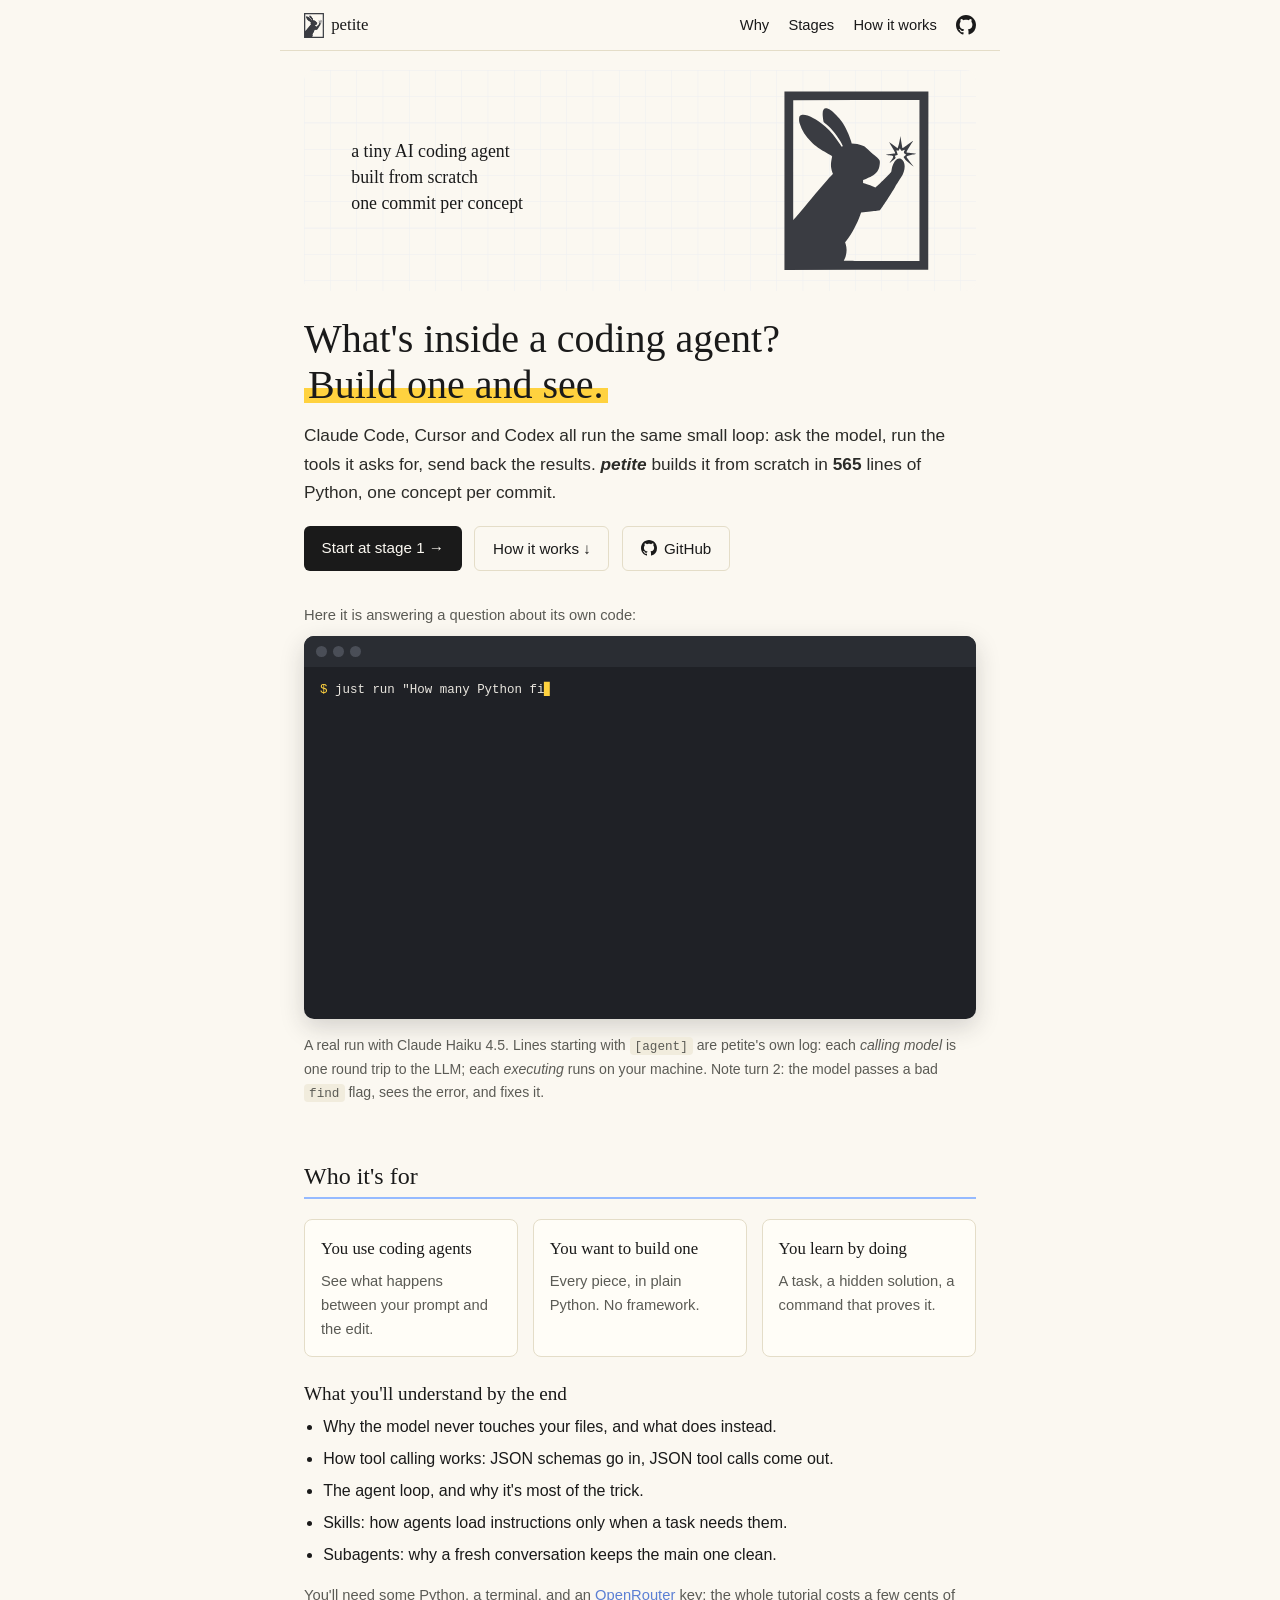
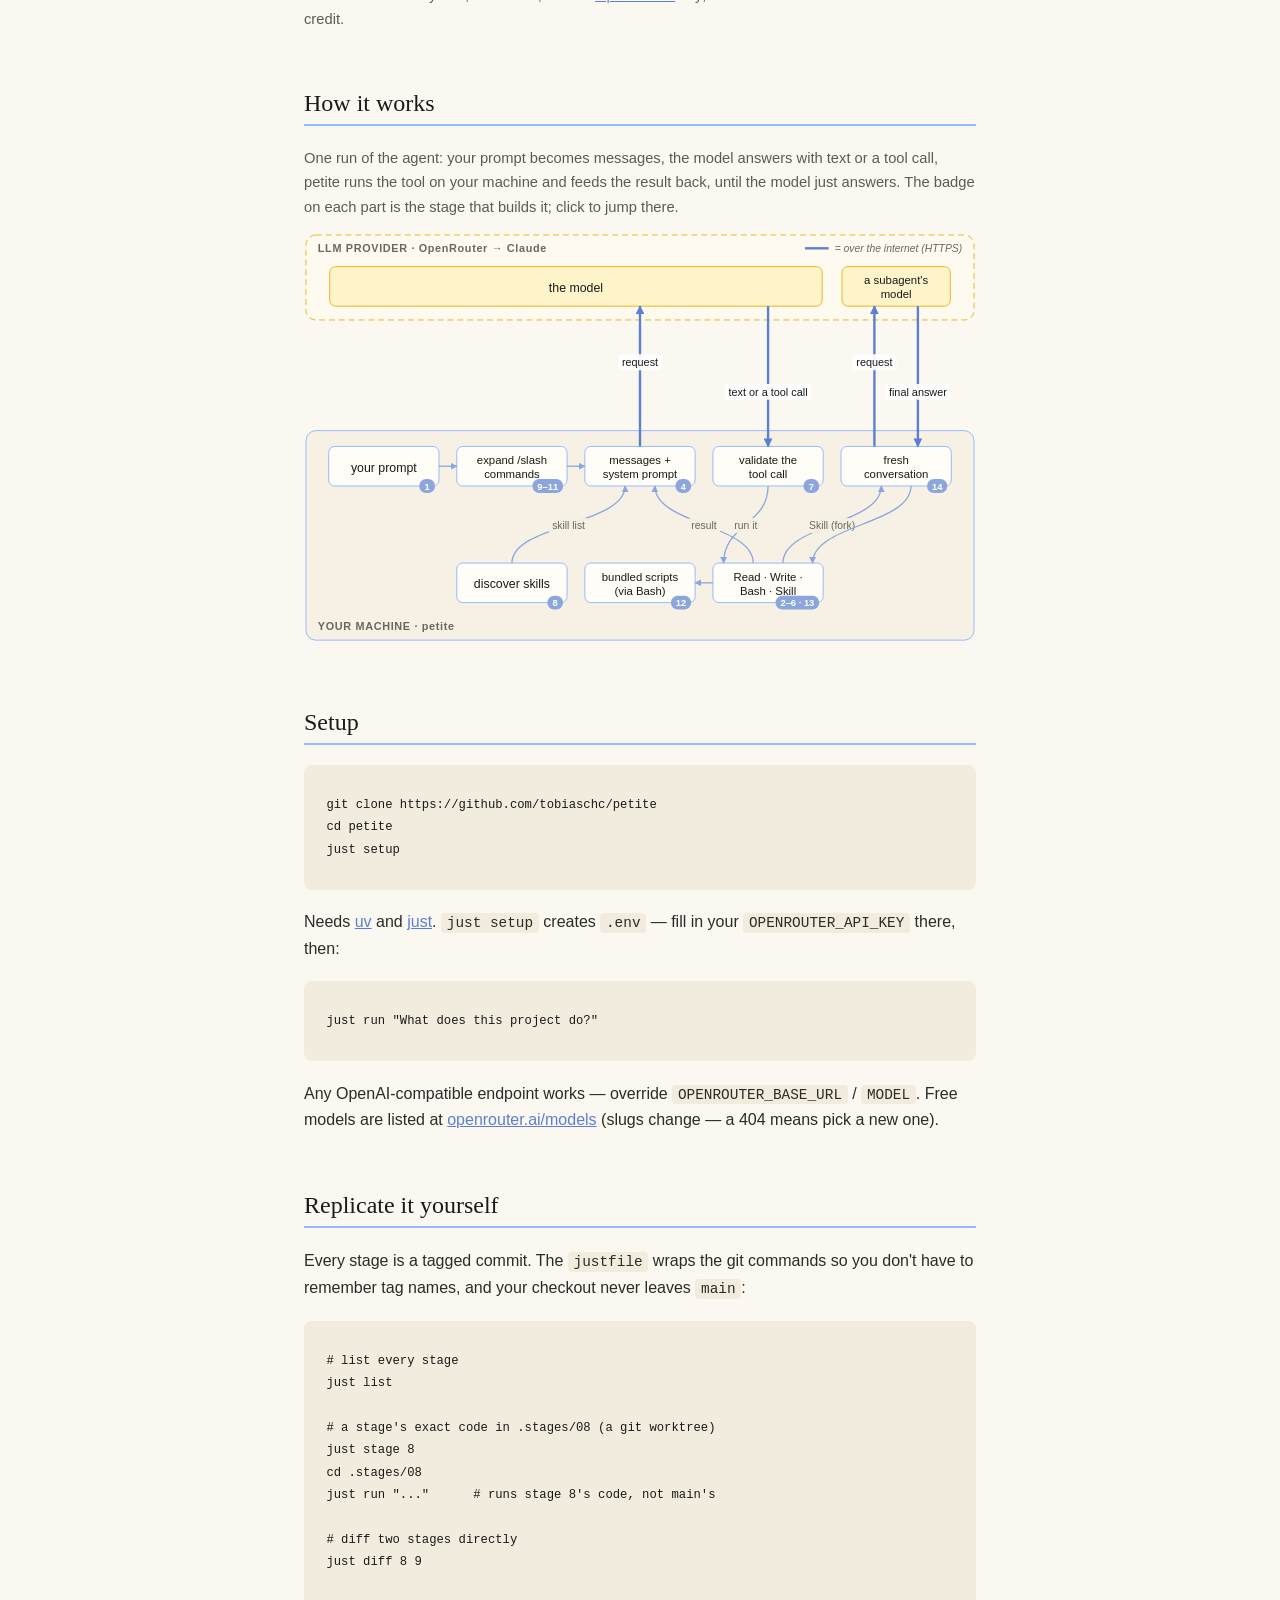
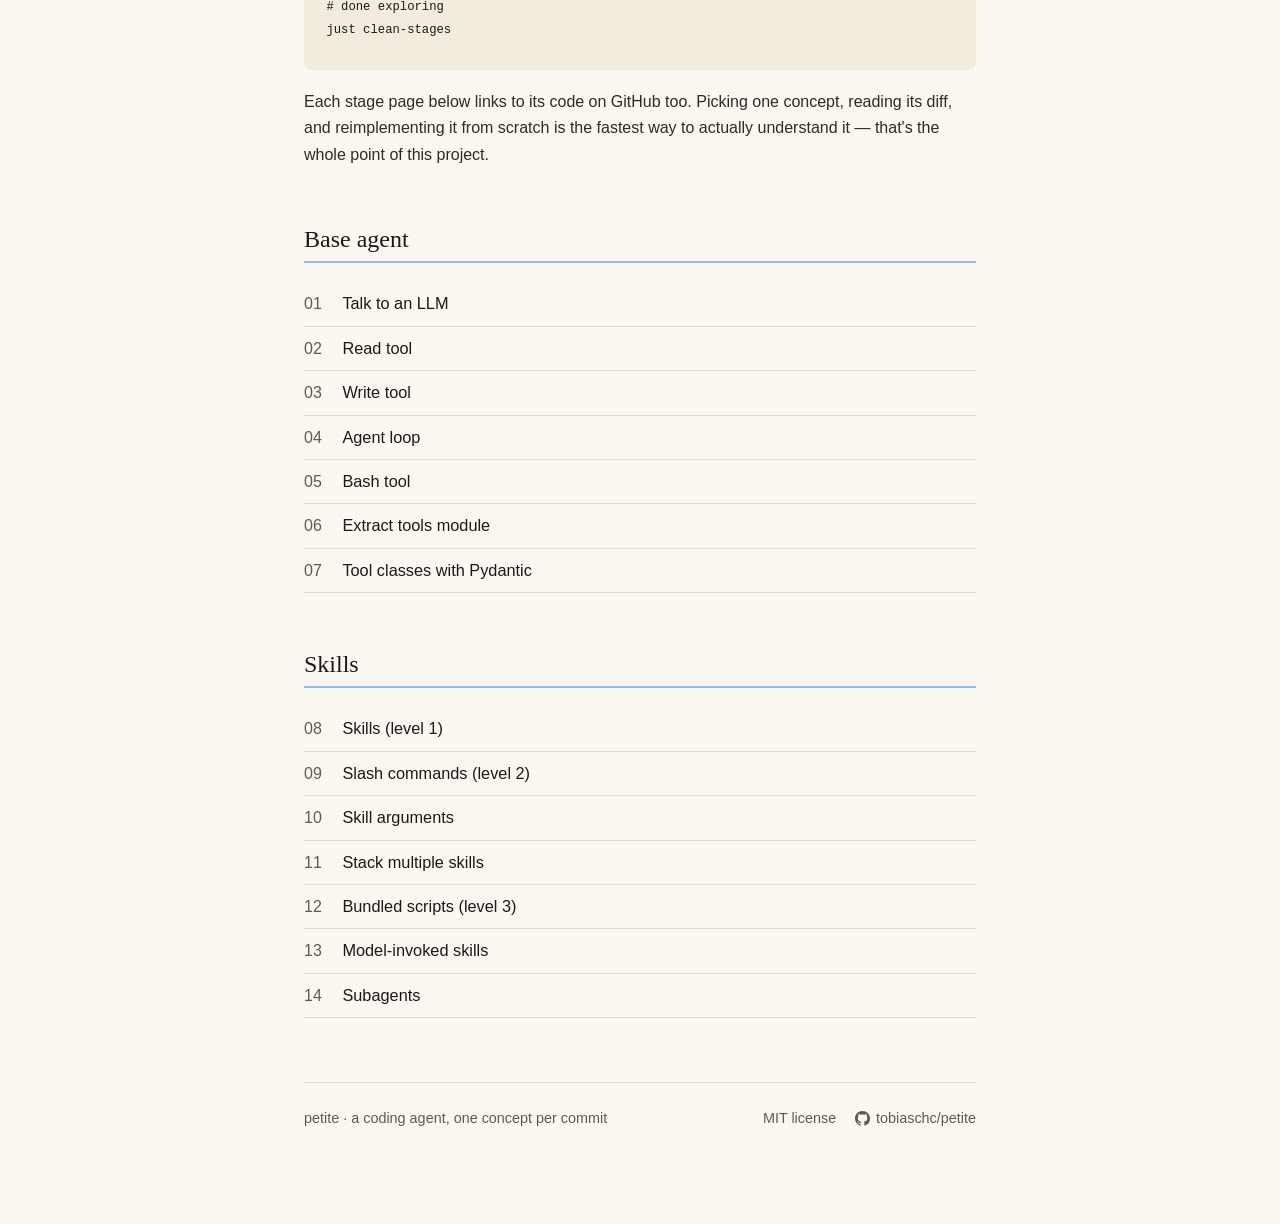
<file: docs/index.html>
<!doctype html>
<html lang="en">
<head>
<meta charset="utf-8">
<meta name="viewport" content="width=device-width, initial-scale=1">
<title>petite — how coding agents work, built from scratch</title>
<meta name="description" content="Understand how coding agents like Claude Code work inside by building one: a complete agent in 565 lines of Python, one concept per commit: tool calling, the agent loop, skills, subagents.">
<!-- generated:og -->
  <meta property="og:type" content="website">
<meta property="og:site_name" content="petite">
<meta property="og:title" content="petite — how coding agents work, built from scratch">
<meta property="og:description" content="Understand how coding agents like Claude Code work inside by building one: a complete agent in 565 lines of Python, one concept per commit: tool calling, the agent loop, skills, subagents.">
<meta property="og:url" content="https://tobiaschc.github.io/petite/">
<meta property="og:image" content="https://tobiaschc.github.io/petite/assets/og.png">
<meta property="og:image:width" content="1200">
<meta property="og:image:height" content="630">
<meta name="twitter:card" content="summary_large_image">
  <!-- /generated:og -->

  <link rel="stylesheet" href="style.css">
<link rel="icon" href="assets/favicon.svg" type="image/svg+xml">
<link rel="icon" href="assets/mark.png" type="image/png">
</head>
<body>

<nav class="topbar">
  <a class="brand" href="./"><img src="assets/mark.png" alt="" width="20" height="25"> petite</a>
  <span class="topbar-links">
    <a href="#why">Why</a>
    <a href="#stages">Stages</a>
    <a href="#map">How it works</a>
    <a class="gh" href="https://github.com/tobiaschc/petite" aria-label="petite on GitHub" title="petite on GitHub"><svg viewBox="0 0 16 16" width="20" height="20" aria-hidden="true" fill="currentColor"><path d="M8 0C3.58 0 0 3.58 0 8c0 3.54 2.29 6.53 5.47 7.59.4.07.55-.17.55-.38 0-.19-.01-.82-.01-1.49-2.01.37-2.53-.49-2.69-.94-.09-.23-.48-.94-.82-1.13-.28-.15-.68-.52-.01-.53.63-.01 1.08.58 1.23.82.72 1.21 1.87.87 2.33.66.07-.52.28-.87.51-1.07-1.78-.2-3.64-.89-3.64-3.95 0-.87.31-1.59.82-2.15-.08-.2-.36-1.02.08-2.12 0 0 .67-.21 2.2.82.64-.18 1.32-.27 2-.27.68 0 1.36.09 2 .27 1.53-1.04 2.2-.82 2.2-.82.44 1.1.16 1.92.08 2.12.51.56.82 1.27.82 2.15 0 3.07-1.87 3.75-3.65 3.95.29.25.54.73.54 1.48 0 1.07-.01 1.93-.01 2.2 0 .21.15.46.55.38A8.013 8.013 0 0016 8c0-4.42-3.58-8-8-8z"/></svg></a>
  </span>
</nav>

<main>
  <img class="banner" src="assets/banner.svg" alt="petite: a tiny AI coding agent, built from scratch, one commit per concept">

  <h1 class="hero">What's inside a coding agent?<br><span class="mark">Build one and see.</span></h1>
  <p class="hero-stat">Claude Code, Cursor and Codex all run the same small loop: ask the model, run the tools
    it asks for, send back the results. <strong><em>petite</em></strong> builds it from scratch in <span class="loc">565</span> lines of Python,
    one concept per commit.</p>
  <div class="cta-row">
    <a class="primary" href="stages/01-talk-to-llm.html">Start at stage 1 →</a>
    <a class="secondary" href="#map">How it works ↓</a>
    <a class="secondary gh-btn" href="https://github.com/tobiaschc/petite"><svg viewBox="0 0 16 16" width="16" height="16" aria-hidden="true" fill="currentColor"><path d="M8 0C3.58 0 0 3.58 0 8c0 3.54 2.29 6.53 5.47 7.59.4.07.55-.17.55-.38 0-.19-.01-.82-.01-1.49-2.01.37-2.53-.49-2.69-.94-.09-.23-.48-.94-.82-1.13-.28-.15-.68-.52-.01-.53.63-.01 1.08.58 1.23.82.72 1.21 1.87.87 2.33.66.07-.52.28-.87.51-1.07-1.78-.2-3.64-.89-3.64-3.95 0-.87.31-1.59.82-2.15-.08-.2-.36-1.02.08-2.12 0 0 .67-.21 2.2.82.64-.18 1.32-.27 2-.27.68 0 1.36.09 2 .27 1.53-1.04 2.2-.82 2.2-.82.44 1.1.16 1.92.08 2.12.51.56.82 1.27.82 2.15 0 3.07-1.87 3.75-3.65 3.95.29.25.54.73.54 1.48 0 1.07-.01 1.93-.01 2.2 0 .21.15.46.55.38A8.013 8.013 0 0016 8c0-4.42-3.58-8-8-8z"/></svg> GitHub</a>
  </div>
  <p class="t-intro">Here it is answering a question about its own code:</p>
  <div class="terminal" aria-label="A recorded petite session">
    <div class="t-bar"><span></span><span></span><span></span></div>
    <pre><span class="t-first"><span class="t-prompt">$ </span><span class="t-cmd">just run "How many Python files are in this project, and which one is the longest?"</span></span><span class="t-line t-log" data-wait="250">[agent] advertising 7 skill(s)</span><span class="t-line t-log t-model" data-wait="900">[agent] turn 1: calling model with 2 message(s)</span><span class="t-line t-log t-tool" data-wait="250">[agent] executing Bash({&#x27;command&#x27;: &#x27;find . -type f -name &quot;*.py&quot; | head -20&#x27;})</span><span class="t-line t-log t-model" data-wait="900">[agent] turn 2: calling model with 4 message(s)</span><span class="t-line t-log t-tool" data-wait="250">[agent] executing Bash({&#x27;command&#x27;: &#x27;find . -type f -name &quot;*.py&quot; --not -path &quot;./.venv/*&quot; | wc -l&#x27;})</span><span class="t-line t-log t-model" data-wait="900">[agent] turn 3: calling model with 6 message(s)</span><span class="t-line t-log t-tool" data-wait="250">[agent] executing Bash({&#x27;command&#x27;: &#x27;find . -type f -name &quot;*.py&quot; -not -path &quot;./.venv/*&quot; | wc -l&#x27;})</span><span class="t-line t-log t-model" data-wait="900">[agent] turn 4: calling model with 8 message(s)</span><span class="t-line t-log t-tool" data-wait="250">[agent] executing Bash({&#x27;command&#x27;: &#x27;find . -type f -name &quot;*.py&quot; -not -path &quot;./.venv/*&quot; -exec wc -l {} + | sort -rn&#x27;})</span><span class="t-line t-log t-model" data-wait="900">[agent] turn 5: calling model with 10 message(s)</span><span class="t-line t-out" data-wait="700">**Results:**</span><span class="t-line t-out" data-wait="60"> </span><span class="t-line t-out" data-wait="60">There are **4 Python files** in this project (excluding the virtual environment):</span><span class="t-line t-out" data-wait="60"> </span><span class="t-line t-out" data-wait="60">1. **./skills.py** - 268 lines (longest)</span><span class="t-line t-out" data-wait="60">2. **./tools.py** - 156 lines</span><span class="t-line t-out" data-wait="60">3. **./agent.py** - 96 lines</span><span class="t-line t-out" data-wait="60">4. **./main.py** - 45 lines</span><span class="t-line t-out" data-wait="60"> </span><span class="t-line t-out" data-wait="60">The longest file is **`skills.py`** with 268 lines of code.</span></pre>
  </div>
  <p class="t-caption">A real run with Claude Haiku 4.5. Lines starting with <code>[agent]</code> are petite's own log: each <em>calling model</em> is one round trip to the LLM; each <em>executing</em> runs on your machine. Note turn 2: the model passes a bad <code>find</code> flag, sees the error, and fixes it.</p>


    <h2 id="why">Who it's for</h2>
  <div class="who">
    <div><strong>You use coding agents</strong><p>See what happens between your prompt and the edit.</p></div>
    <div><strong>You want to build one</strong><p>Every piece, in plain Python. No framework.</p></div>
    <div><strong>You learn by doing</strong><p>A task, a hidden solution, a command that proves it.</p></div>
  </div>

  <h3 class="learn-title">What you'll understand by the end</h3>
  <ul class="learn">
    <li>Why the model never touches your files, and what does instead.</li>
    <li>How tool calling works: JSON schemas go in, JSON tool calls come out.</li>
    <li>The agent loop, and why it's most of the trick.</li>
    <li>Skills: how agents load instructions only when a task needs them.</li>
    <li>Subagents: why a fresh conversation keeps the main one clean.</li>
  </ul>
  <p class="prereq">You'll need some Python, a terminal, and an <a href="https://openrouter.ai/">OpenRouter</a> key; the whole tutorial costs a few cents of credit.</p>

  <!-- generated:map -->
  <h2 id="map">How it works</h2>
  <p class="map-intro">One run of the agent: your prompt becomes messages, the model answers with text or a tool call, petite runs the tool on your machine and feeds the result back, until the model just answers. The badge on each part is the stage that builds it; click to jump there.</p>
  <div class="diagram map"></div>
  <script type="application/json" class="diagram-spec">
{"cols": 5, "rowGap": 118, "llm": [{"id": "M", "label": "the model", "span": [0, 3]}, {"id": "M2", "label": "a subagent's model", "span": [4, 4]}], "local": [{"id": "P", "label": "your prompt", "col": 0, "row": 0, "badge": "1", "href": "stages/01-talk-to-llm.html"}, {"id": "Slash", "label": "expand /slash commands", "col": 1, "row": 0, "badge": "9–11", "href": "stages/09-slash-commands.html"}, {"id": "Msgs", "label": "messages + system prompt", "col": 2, "row": 0, "badge": "4", "href": "stages/04-agent-loop.html"}, {"id": "Val", "label": "validate the tool call", "col": 3, "row": 0, "badge": "7", "href": "stages/07-pydantic-tools.html"}, {"id": "Fork", "label": "fresh conversation", "col": 4, "row": 0, "badge": "14", "href": "stages/14-subagents.html"}, {"id": "Disc", "label": "discover skills", "col": 1, "row": 1, "badge": "8", "href": "stages/08-skills-level1.html"}, {"id": "Scripts", "label": "bundled scripts (via Bash)", "col": 2, "row": 1, "badge": "12", "href": "stages/12-bundled-scripts.html"}, {"id": "Tools", "label": "Read · Write · Bash · Skill", "col": 3, "row": 1, "badge": "2–6 · 13", "href": "stages/02-read-tool.html"}], "edges": [["P", "Slash"], ["Slash", "Msgs"], ["Disc", "Msgs", "skill list"], ["Msgs", "M", "request"], ["M", "Val", "text or a tool call"], ["Val", "Tools", "run it"], ["Tools", "Msgs", "result"], ["Tools", "Scripts"], ["Tools", "Fork", "Skill (fork)"], ["Fork", "M2", "request"], ["M2", "Fork", "final answer"], ["Fork", "Tools"]]}
  </script>
  <!-- /generated:map -->

  <h2>Setup</h2>
  <div class="replicate-steps">
    <pre><code>git clone https://github.com/tobiaschc/petite
cd petite
just setup</code></pre>
  </div>
  <p>
    Needs <a href="https://docs.astral.sh/uv/">uv</a> and <a href="https://github.com/casey/just">just</a>.
    <code>just setup</code> creates <code>.env</code> — fill in your <code>OPENROUTER_API_KEY</code> there, then:
  </p>
  <div class="replicate-steps">
    <pre><code>just run "What does this project do?"</code></pre>
  </div>
  <p>
    Any OpenAI-compatible endpoint works — override <code>OPENROUTER_BASE_URL</code> / <code>MODEL</code>.
    Free models are listed at <a href="https://openrouter.ai/models?q=free&output_modalities=text">openrouter.ai/models</a>
    (slugs change — a 404 means pick a new one).
  </p>

  <h2>Replicate it yourself</h2>
  <p>
    Every stage is a tagged commit. The <code>justfile</code> wraps the git commands so you don't
    have to remember tag names, and your checkout never leaves <code>main</code>:
  </p>
  <div class="replicate-steps">
    <pre><code># list every stage
just list

# a stage's exact code in .stages/08 (a git worktree)
just stage 8
cd .stages/08
just run "..."      # runs stage 8's code, not main's

# diff two stages directly
just diff 8 9

# done exploring
just clean-stages</code></pre>
  </div>
  <p>
    Each stage page below links to its code on GitHub too. Picking one concept, reading its
    diff, and reimplementing it from scratch is the fastest way to actually understand it —
    that's the whole point of this project.
  </p>

  <h2 id="stages">Base agent</h2>
  <ul class="stage-list">
    <li><span class="n">01</span><a href="stages/01-talk-to-llm.html">Talk to an LLM</a></li>
    <li><span class="n">02</span><a href="stages/02-read-tool.html">Read tool</a></li>
    <li><span class="n">03</span><a href="stages/03-write-tool.html">Write tool</a></li>
    <li><span class="n">04</span><a href="stages/04-agent-loop.html">Agent loop</a></li>
    <li><span class="n">05</span><a href="stages/05-bash-tool.html">Bash tool</a></li>
    <li><span class="n">06</span><a href="stages/06-extract-tools.html">Extract tools module</a></li>
    <li><span class="n">07</span><a href="stages/07-pydantic-tools.html">Tool classes with Pydantic</a></li>
  </ul>

  <h2>Skills</h2>
  <ul class="stage-list">
    <li><span class="n">08</span><a href="stages/08-skills-level1.html">Skills (level 1)</a></li>
    <li><span class="n">09</span><a href="stages/09-slash-commands.html">Slash commands (level 2)</a></li>
    <li><span class="n">10</span><a href="stages/10-skill-arguments.html">Skill arguments</a></li>
    <li><span class="n">11</span><a href="stages/11-stack-skills.html">Stack multiple skills</a></li>
    <li><span class="n">12</span><a href="stages/12-bundled-scripts.html">Bundled scripts (level 3)</a></li>
    <li><span class="n">13</span><a href="stages/13-skill-tool.html">Model-invoked skills</a></li>
    <li><span class="n">14</span><a href="stages/14-subagents.html">Subagents</a></li>
  </ul>

  <footer class="site-footer">
    <span><a href="./">petite</a> · a coding agent, one concept per commit</span>
    <span class="footer-links">
      <a href="https://github.com/tobiaschc/petite/blob/main/LICENSE">MIT license</a>
      <a class="gh" href="https://github.com/tobiaschc/petite"><svg viewBox="0 0 16 16" width="15" height="15" aria-hidden="true" fill="currentColor"><path d="M8 0C3.58 0 0 3.58 0 8c0 3.54 2.29 6.53 5.47 7.59.4.07.55-.17.55-.38 0-.19-.01-.82-.01-1.49-2.01.37-2.53-.49-2.69-.94-.09-.23-.48-.94-.82-1.13-.28-.15-.68-.52-.01-.53.63-.01 1.08.58 1.23.82.72 1.21 1.87.87 2.33.66.07-.52.28-.87.51-1.07-1.78-.2-3.64-.89-3.64-3.95 0-.87.31-1.59.82-2.15-.08-.2-.36-1.02.08-2.12 0 0 .67-.21 2.2.82.64-.18 1.32-.27 2-.27.68 0 1.36.09 2 .27 1.53-1.04 2.2-.82 2.2-.82.44 1.1.16 1.92.08 2.12.51.56.82 1.27.82 2.15 0 3.07-1.87 3.75-3.65 3.95.29.25.54.73.54 1.48 0 1.07-.01 1.93-.01 2.2 0 .21.15.46.55.38A8.013 8.013 0 0016 8c0-4.42-3.58-8-8-8z"/></svg> tobiaschc/petite</a>
    </span>
  </footer>
</main>
<script type="module" src="diagram.js"></script>
<script type="module" src="terminal.js"></script>

</body>
</html>
</file>
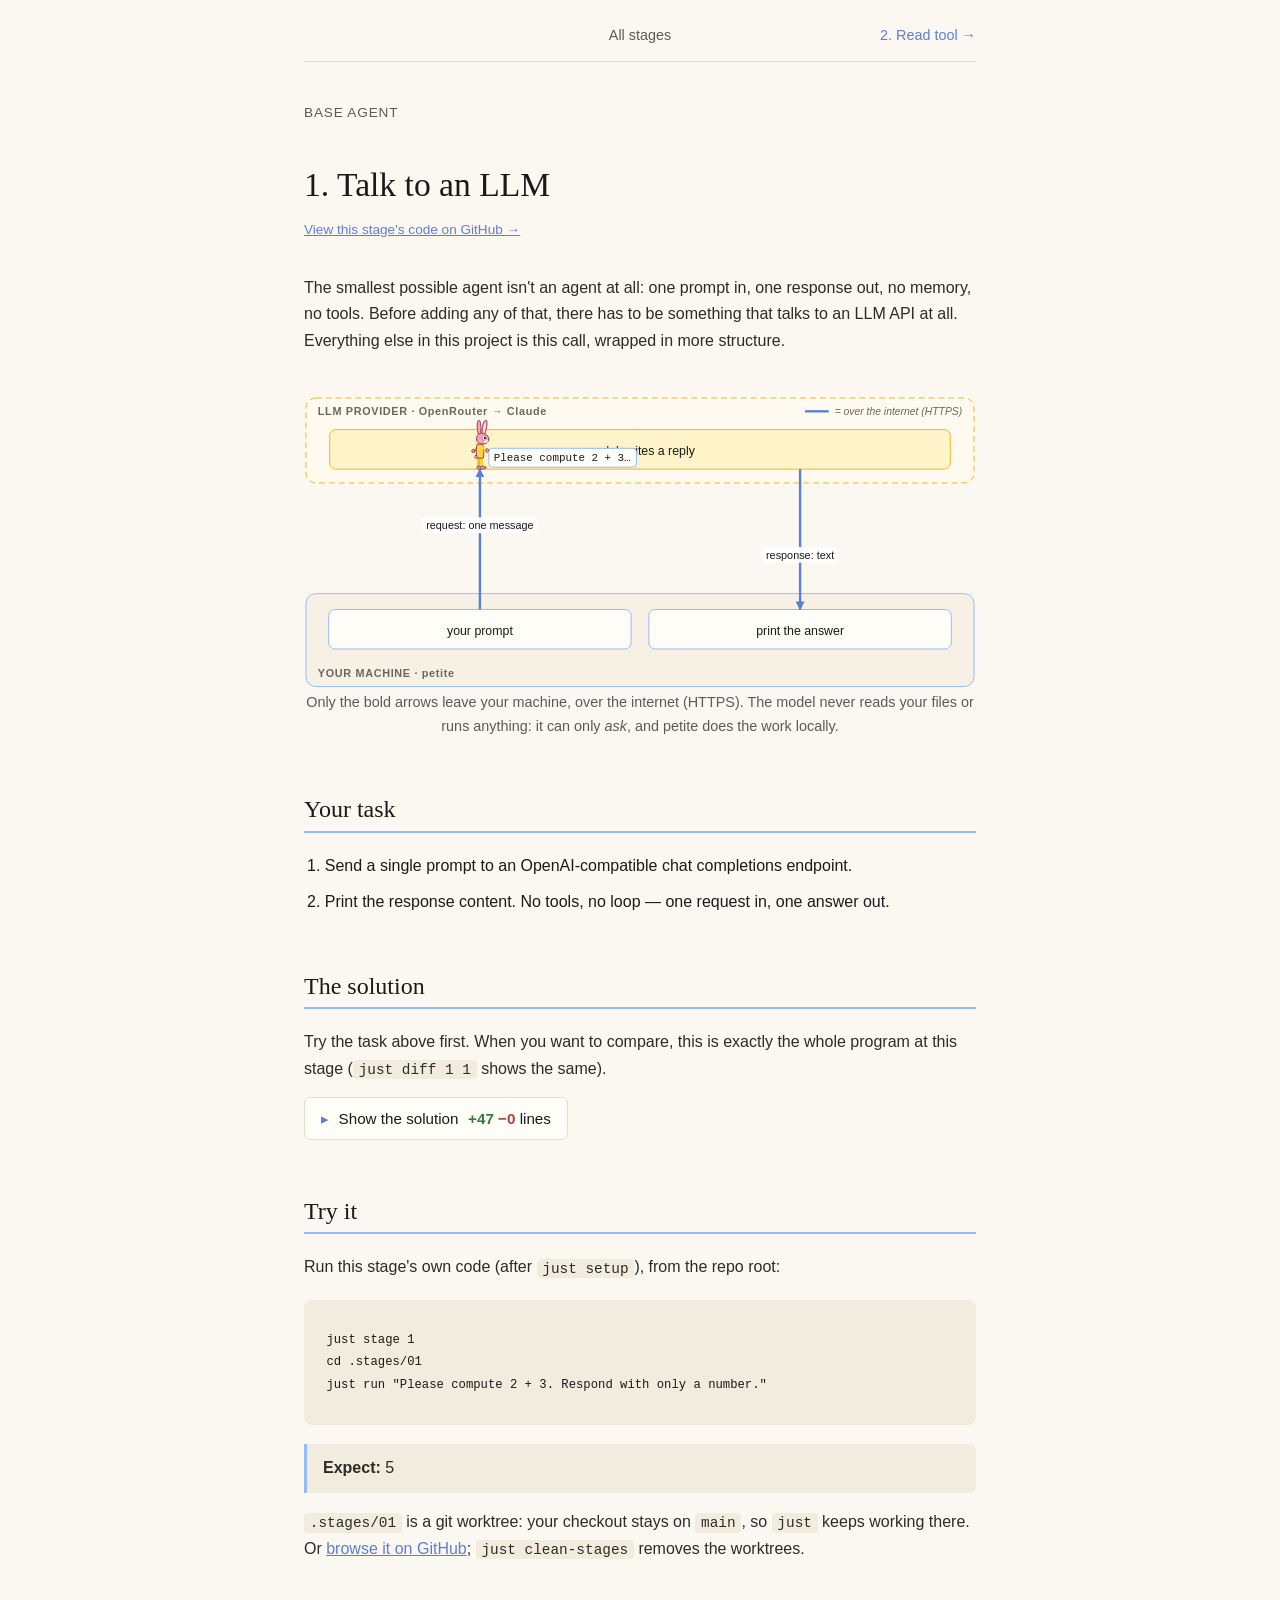
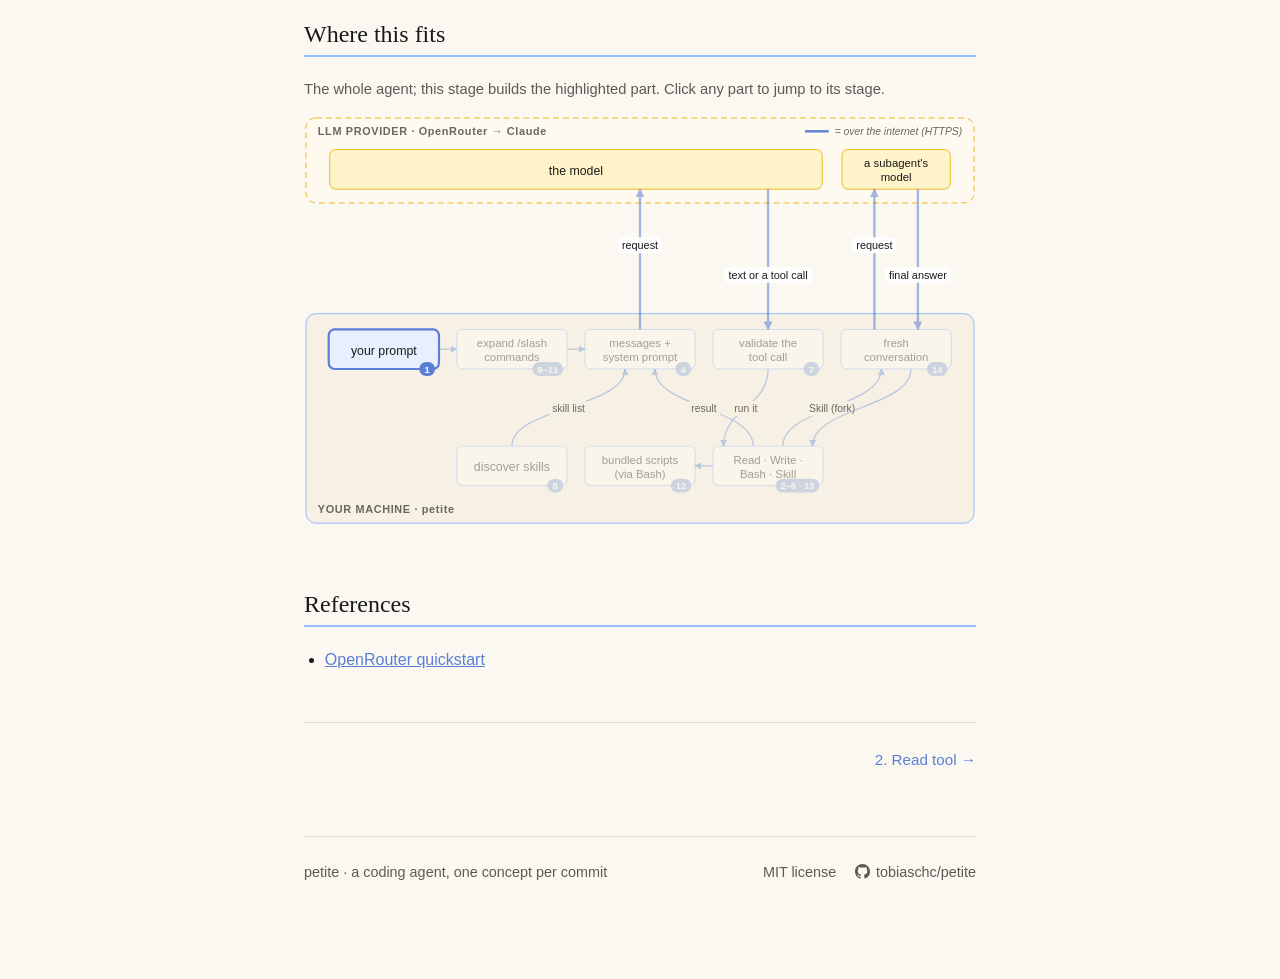
<file: docs/stages/01-talk-to-llm.html>
<!doctype html>
<html lang="en">
<head>
<meta charset="utf-8">
<meta name="viewport" content="width=device-width, initial-scale=1">
<title>1. Talk to an LLM — petite</title>
<meta name="description" content="The smallest possible agent isn't an agent at all: one prompt in, one response out, no memory, no tools. Before adding any of that, there has to be…">
<!-- generated:og -->
  <meta property="og:type" content="website">
<meta property="og:site_name" content="petite">
<meta property="og:title" content="1. Talk to an LLM — petite">
<meta property="og:description" content="The smallest possible agent isn&#x27;t an agent at all: one prompt in, one response out, no memory, no tools. Before adding any of that, there has to be…">
<meta property="og:url" content="https://tobiaschc.github.io/petite/stages/01-talk-to-llm.html">
<meta property="og:image" content="https://tobiaschc.github.io/petite/assets/og.png">
<meta property="og:image:width" content="1200">
<meta property="og:image:height" content="630">
<meta name="twitter:card" content="summary_large_image">
  <!-- /generated:og -->

  <link rel="stylesheet" href="../style.css">
<link rel="icon" href="../assets/favicon.svg" type="image/svg+xml">
<link rel="icon" href="../assets/mark.png" type="image/png">
</head>
<body>
<main>
  <nav class="stage-nav-top">
    <span></span>
    <a class="all" href="../index.html">All stages</a>
    <a href="02-read-tool.html"><span class="s">Stage </span>2<span class="t">. Read tool</span> →</a>
  </nav>
  <p class="stage-kicker">Base agent</p>
  <h1 class="page-title">1. Talk to an LLM</h1>
  <a class="code-link" href="https://github.com/tobiaschc/petite/tree/stage-01-talk-to-llm">View this stage's code on GitHub →</a>

  <p>The smallest possible agent isn't an agent at all: one prompt in, one response out, no memory, no tools. Before adding any of that, there has to be something that talks to an LLM API at all. Everything else in this project is this call, wrapped in more structure.</p>
  <div class="diagram"></div>
  <script type="application/json" class="diagram-spec">
{"cols": 2, "llm": [{"id": "M", "label": "model writes a reply"}], "local": [{"id": "U", "label": "your prompt", "col": 0, "row": 0}, {"id": "P", "label": "print the answer", "col": 1, "row": 0}], "edges": [["U", "M", "request: one message"], ["M", "P", "response: text"]]}
  </script>
  <p class="lanes-note">Only the bold arrows leave your machine, over the internet (HTTPS). The model never reads your files or runs anything: it can only <em>ask</em>, and petite does the work locally.</p>
  <script type="application/json" class="rabbit-tour">
    [
      {"edge": "U-M", "carry": "Please compute 2 + 3…"},
      {"edge": "M-P", "carry": "5"}
    ]
  </script>
  <script type="module" src="../diagram.js"></script>
  <script type="module" src="../rabbit.js"></script>

  <h2>Your task</h2>
  <ol class="task-list">
    <li>Send a single prompt to an OpenAI-compatible chat completions endpoint.</li>
    <li>Print the response content. No tools, no loop — one request in, one answer out.</li>
  </ol>

  <!-- generated:diff -->
  <h2>The solution</h2>
  <p class="diff-intro">Try the task above first. When you want to compare, this is exactly the whole program at this stage (<code>just diff 1 1</code> shows the same).</p>
  <details class="solution"><summary><span class="show">Show the solution</span><span class="hide">Hide the solution</span> <span class="d-stat"><span class="d-plus">+47</span> <span class="d-minus">−0</span> lines</span></summary>
  <details class="diff" open><summary><code>main.py</code><span class="d-stat"><span class="d-plus">+47</span> <span class="d-minus">−0</span></span></summary><pre class="diff-body"><span class="d-hunk">⋯ </span><span class="d-add">&quot;&quot;&quot;</span><span class="d-add">Stage 1: Talk to an LLM</span><span class="d-add"> </span><span class="d-add">The smallest possible version of an AI coding assistant: take a prompt</span><span class="d-add">from the command line, send it to an LLM, print the response.</span><span class="d-add"> </span><span class="d-add">No tools yet. No loop. Just a single request/response round trip, using</span><span class="d-add">the OpenAI SDK pointed at OpenRouter (any OpenAI-compatible API works the</span><span class="d-add">same way).</span><span class="d-add">&quot;&quot;&quot;</span><span class="d-add"> </span><span class="d-add">import argparse</span><span class="d-add">import os</span><span class="d-add">import sys</span><span class="d-add"> </span><span class="d-add">from openai import OpenAI</span><span class="d-add"> </span><span class="d-add">API_KEY = os.getenv(&quot;OPENROUTER_API_KEY&quot;)</span><span class="d-add">BASE_URL = os.getenv(&quot;OPENROUTER_BASE_URL&quot;, &quot;https://openrouter.ai/api/v1&quot;)</span><span class="d-add">MODEL = os.getenv(&quot;MODEL&quot;, &quot;anthropic/claude-haiku-4.5&quot;)</span><span class="d-add"> </span><span class="d-add"> </span><span class="d-add">def main():</span><span class="d-add">    parser = argparse.ArgumentParser(description=&quot;petite-harness: a tiny AI coding assistant&quot;)</span><span class="d-add">    parser.add_argument(&quot;-p&quot;, &quot;--prompt&quot;, required=True, help=&quot;the task to ask the model&quot;)</span><span class="d-add">    args = parser.parse_args()</span><span class="d-add"> </span><span class="d-add">    if not API_KEY:</span><span class="d-add">        raise RuntimeError(&quot;OPENROUTER_API_KEY is not set&quot;)</span><span class="d-add"> </span><span class="d-add">    client = OpenAI(api_key=API_KEY, base_url=BASE_URL)</span><span class="d-add"> </span><span class="d-add">    print(f&quot;[main] sending prompt to {MODEL}&quot;, file=sys.stderr)</span><span class="d-add"> </span><span class="d-add">    response = client.chat.completions.create(</span><span class="d-add">        model=MODEL,</span><span class="d-add">        messages=[{&quot;role&quot;: &quot;user&quot;, &quot;content&quot;: args.prompt}],</span><span class="d-add">    )</span><span class="d-add"> </span><span class="d-add">    if not response.choices:</span><span class="d-add">        raise RuntimeError(&quot;no choices in response&quot;)</span><span class="d-add"> </span><span class="d-add">    print(response.choices[0].message.content)</span><span class="d-add"> </span><span class="d-add"> </span><span class="d-add">if __name__ == &quot;__main__&quot;:</span><span class="d-add">    main()</span></pre></details>
  </details>
  <!-- /generated:diff -->

  <h2>Try it</h2>
  <p>Run this stage's own code (after <code>just setup</code>), from the repo root:</p>
  <div class="replicate-steps">
    <pre><code>just stage 1
cd .stages/01
just run "Please compute 2 + 3. Respond with only a number."</code></pre>
  </div>
  <p class="expect"><strong>Expect:</strong> 5</p>
  <p>
    <code>.stages/01</code> is a git worktree: your checkout stays on <code>main</code>, so
    <code>just</code> keeps working there. Or <a href="https://github.com/tobiaschc/petite/tree/stage-01-talk-to-llm">browse it on GitHub</a>;
    <code>just clean-stages</code> removes the worktrees.
  </p>

  <!-- generated:map -->
  <h2>Where this fits</h2>
  <p class="map-intro">The whole agent; this stage builds the highlighted part. Click any part to jump to its stage.</p>
  <div class="diagram map"></div>
  <script type="application/json" class="diagram-spec">
{"cols": 5, "rowGap": 118, "llm": [{"id": "M", "label": "the model", "span": [0, 3]}, {"id": "M2", "label": "a subagent's model", "span": [4, 4]}], "local": [{"id": "P", "label": "your prompt", "col": 0, "row": 0, "badge": "1", "href": "01-talk-to-llm.html"}, {"id": "Slash", "label": "expand /slash commands", "col": 1, "row": 0, "badge": "9–11", "href": "09-slash-commands.html"}, {"id": "Msgs", "label": "messages + system prompt", "col": 2, "row": 0, "badge": "4", "href": "04-agent-loop.html"}, {"id": "Val", "label": "validate the tool call", "col": 3, "row": 0, "badge": "7", "href": "07-pydantic-tools.html"}, {"id": "Fork", "label": "fresh conversation", "col": 4, "row": 0, "badge": "14", "href": "14-subagents.html"}, {"id": "Disc", "label": "discover skills", "col": 1, "row": 1, "badge": "8", "href": "08-skills-level1.html"}, {"id": "Scripts", "label": "bundled scripts (via Bash)", "col": 2, "row": 1, "badge": "12", "href": "12-bundled-scripts.html"}, {"id": "Tools", "label": "Read · Write · Bash · Skill", "col": 3, "row": 1, "badge": "2–6 · 13", "href": "02-read-tool.html"}], "edges": [["P", "Slash"], ["Slash", "Msgs"], ["Disc", "Msgs", "skill list"], ["Msgs", "M", "request"], ["M", "Val", "text or a tool call"], ["Val", "Tools", "run it"], ["Tools", "Msgs", "result"], ["Tools", "Scripts"], ["Tools", "Fork", "Skill (fork)"], ["Fork", "M2", "request"], ["M2", "Fork", "final answer"], ["Fork", "Tools"]], "highlight": ["P"]}
  </script>
  <!-- /generated:map -->

  <h2>References</h2>
  <ul class="refs-list">
    <li><a href="https://openrouter.ai/docs/quickstart#using-the-openrouter-api">OpenRouter quickstart</a></li>
  </ul>

  <div class="stage-nav">
    <span></span>
    <span class="spacer"></span>
    <a href="02-read-tool.html">2. Read tool →</a>
  </div>

  <footer class="site-footer">
    <span><a href="../">petite</a> · a coding agent, one concept per commit</span>
    <span class="footer-links">
      <a href="https://github.com/tobiaschc/petite/blob/main/LICENSE">MIT license</a>
      <a class="gh" href="https://github.com/tobiaschc/petite"><svg viewBox="0 0 16 16" width="15" height="15" aria-hidden="true" fill="currentColor"><path d="M8 0C3.58 0 0 3.58 0 8c0 3.54 2.29 6.53 5.47 7.59.4.07.55-.17.55-.38 0-.19-.01-.82-.01-1.49-2.01.37-2.53-.49-2.69-.94-.09-.23-.48-.94-.82-1.13-.28-.15-.68-.52-.01-.53.63-.01 1.08.58 1.23.82.72 1.21 1.87.87 2.33.66.07-.52.28-.87.51-1.07-1.78-.2-3.64-.89-3.64-3.95 0-.87.31-1.59.82-2.15-.08-.2-.36-1.02.08-2.12 0 0 .67-.21 2.2.82.64-.18 1.32-.27 2-.27.68 0 1.36.09 2 .27 1.53-1.04 2.2-.82 2.2-.82.44 1.1.16 1.92.08 2.12.51.56.82 1.27.82 2.15 0 3.07-1.87 3.75-3.65 3.95.29.25.54.73.54 1.48 0 1.07-.01 1.93-.01 2.2 0 .21.15.46.55.38A8.013 8.013 0 0016 8c0-4.42-3.58-8-8-8z"/></svg> tobiaschc/petite</a>
    </span>
  </footer>
</main>
</body>
</html>
</file>
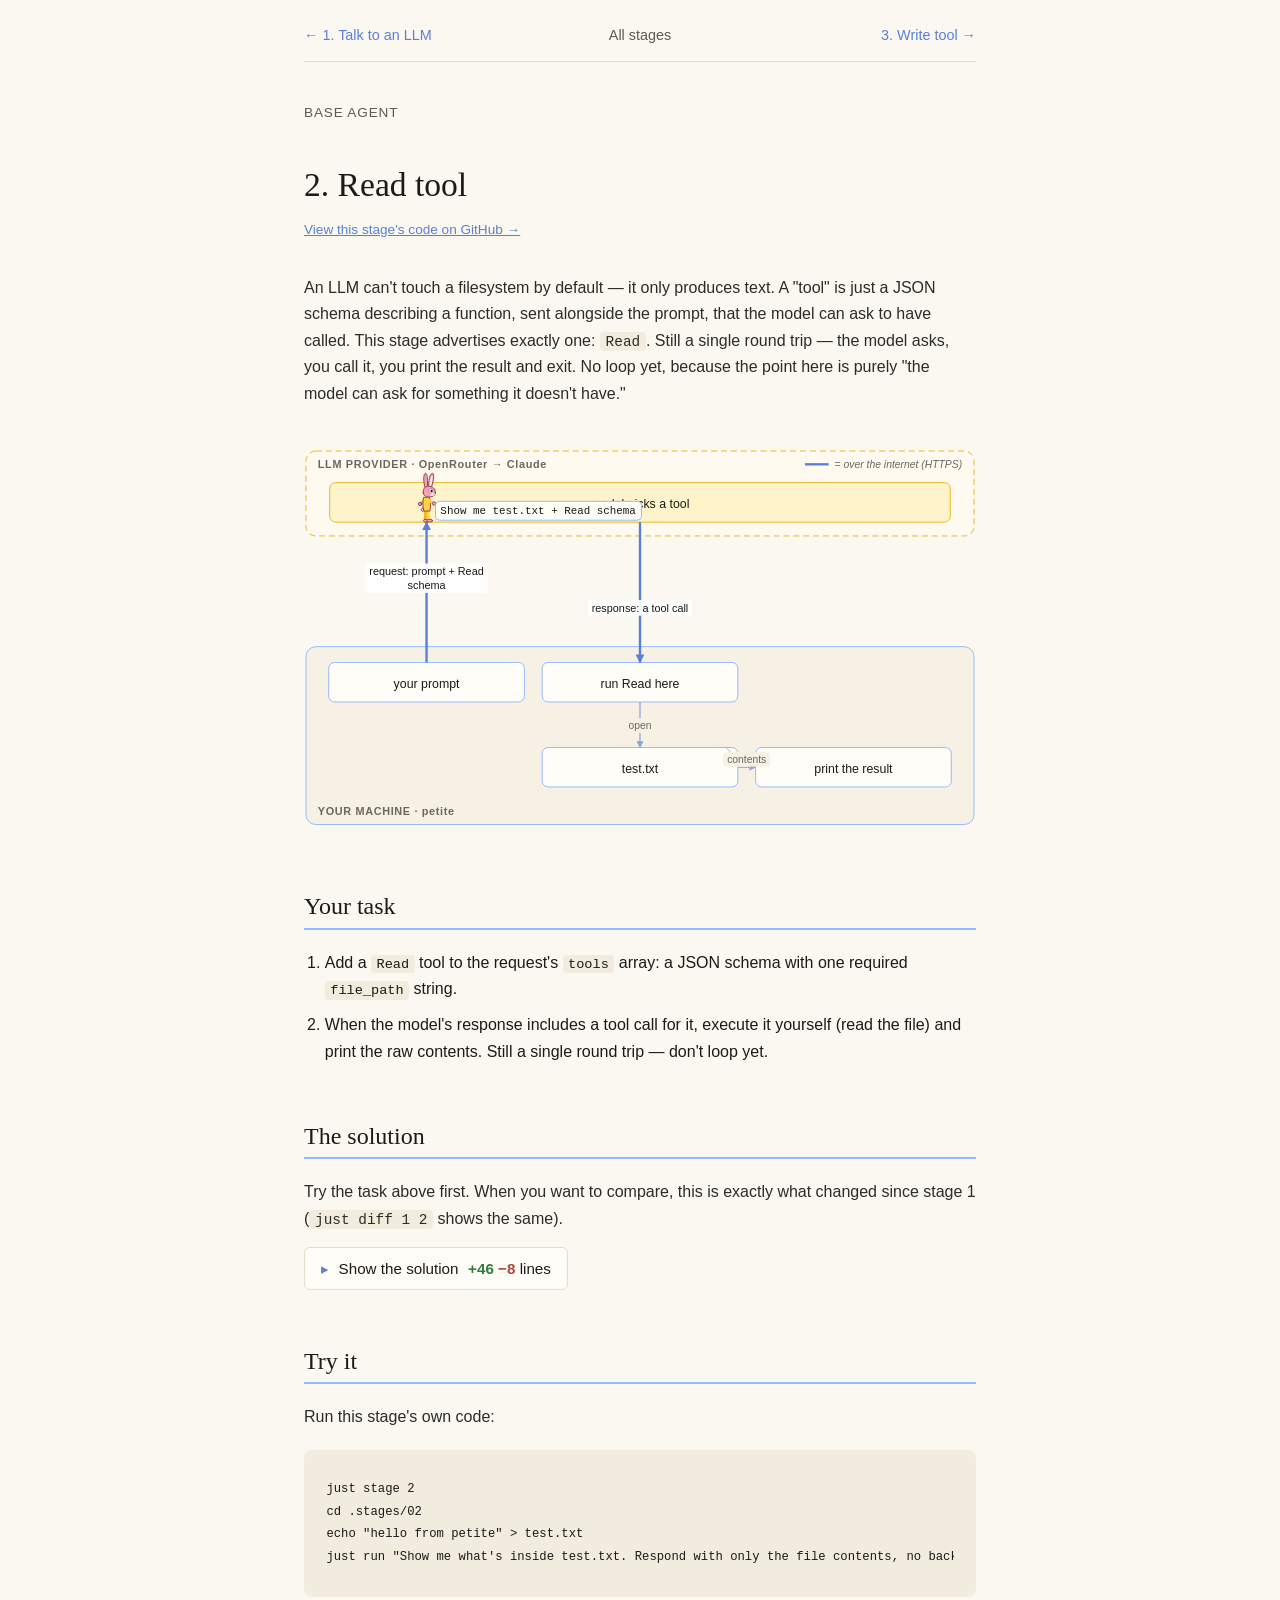
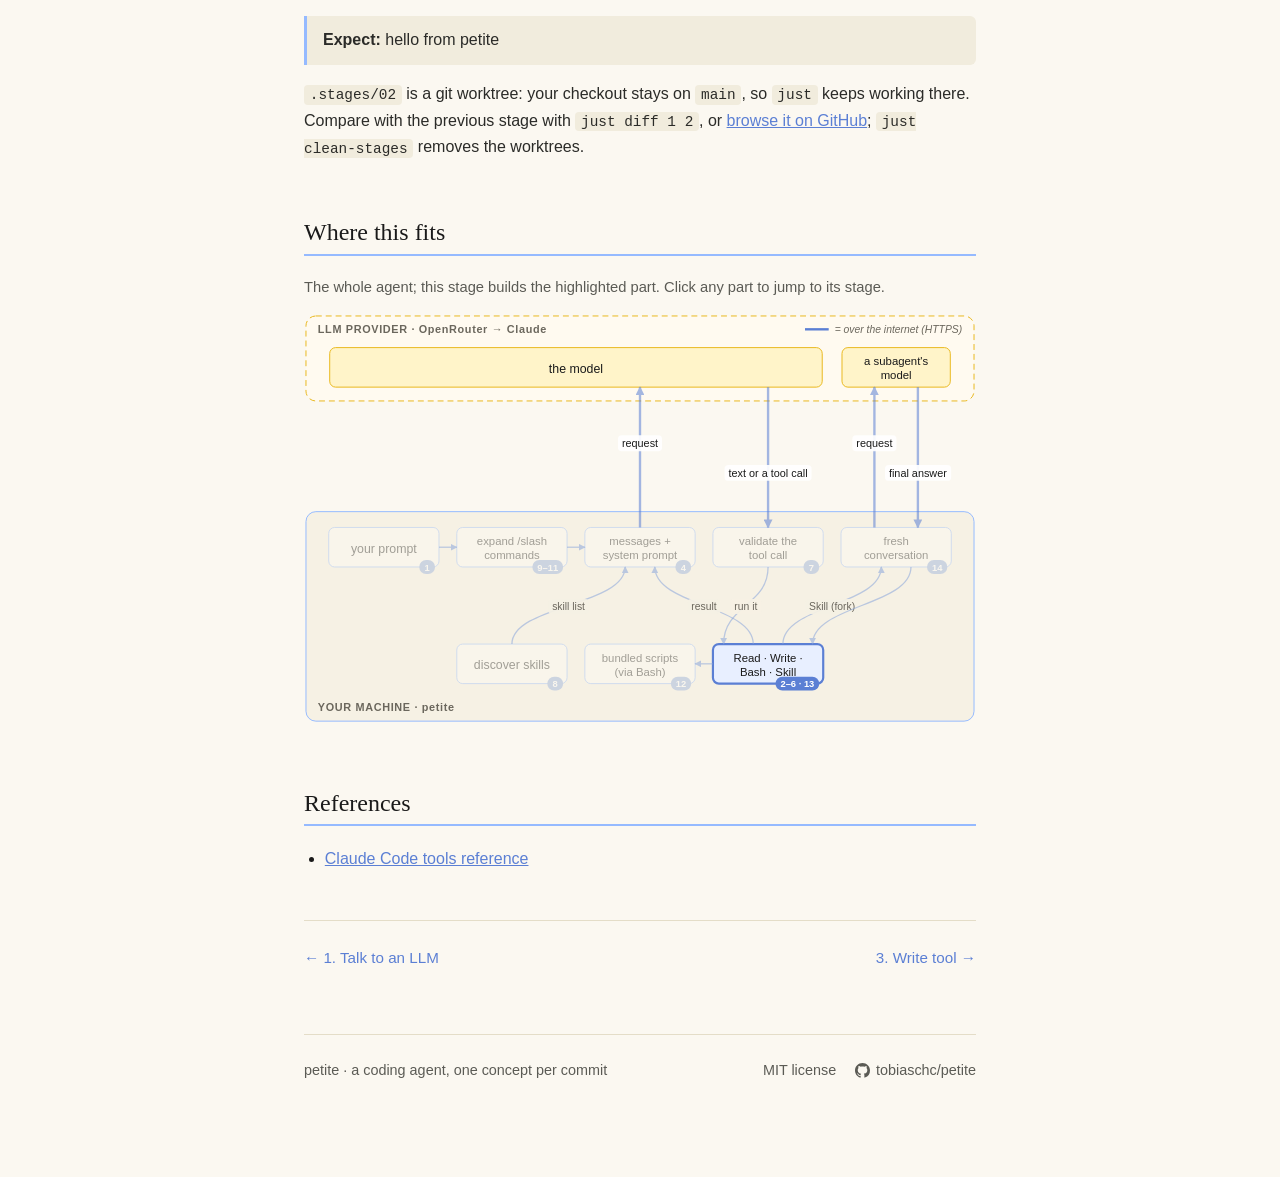
<file: docs/stages/02-read-tool.html>
<!doctype html>
<html lang="en">
<head>
<meta charset="utf-8">
<meta name="viewport" content="width=device-width, initial-scale=1">
<title>2. Read tool — petite</title>
<meta name="description" content="An LLM can't touch a filesystem by default — it only produces text. A 'tool' is just a JSON schema describing a function, sent alongside the prompt…">
<!-- generated:og -->
  <meta property="og:type" content="website">
<meta property="og:site_name" content="petite">
<meta property="og:title" content="2. Read tool — petite">
<meta property="og:description" content="An LLM can&#x27;t touch a filesystem by default — it only produces text. A &#x27;tool&#x27; is just a JSON schema describing a function, sent alongside the prompt…">
<meta property="og:url" content="https://tobiaschc.github.io/petite/stages/02-read-tool.html">
<meta property="og:image" content="https://tobiaschc.github.io/petite/assets/og.png">
<meta property="og:image:width" content="1200">
<meta property="og:image:height" content="630">
<meta name="twitter:card" content="summary_large_image">
  <!-- /generated:og -->

  <link rel="stylesheet" href="../style.css">
<link rel="icon" href="../assets/favicon.svg" type="image/svg+xml">
<link rel="icon" href="../assets/mark.png" type="image/png">
</head>
<body>
<main>
  <nav class="stage-nav-top">
    <a href="01-talk-to-llm.html">← <span class="s">Stage </span>1<span class="t">. Talk to an LLM</span></a>
    <a class="all" href="../index.html">All stages</a>
    <a href="03-write-tool.html"><span class="s">Stage </span>3<span class="t">. Write tool</span> →</a>
  </nav>
  <p class="stage-kicker">Base agent</p>
  <h1 class="page-title">2. Read tool</h1>
  <a class="code-link" href="https://github.com/tobiaschc/petite/tree/stage-02-read-tool">View this stage's code on GitHub →</a>

  <p>An LLM can't touch a filesystem by default — it only produces text. A "tool" is just a JSON schema describing a function, sent alongside the prompt, that the model can ask to have called. This stage advertises exactly one: <code>Read</code>. Still a single round trip — the model asks, you call it, you print the result and exit. No loop yet, because the point here is purely "the model can ask for something it doesn't have."</p>
  <div class="diagram"></div>
  <script type="application/json" class="diagram-spec">
{"cols": 3, "llm": [{"id": "M", "label": "model picks a tool"}], "local": [{"id": "U", "label": "your prompt", "col": 0, "row": 0}, {"id": "Run", "label": "run Read here", "col": 1, "row": 0}, {"id": "F", "label": "test.txt", "col": 1, "row": 1, "shape": "file"}, {"id": "Out", "label": "print the result", "col": 2, "row": 1}], "edges": [["U", "M", "request: prompt + Read schema"], ["M", "Run", "response: a tool call"], ["Run", "F", "open"], ["F", "Out", "contents"]]}
  </script>
  <script type="application/json" class="rabbit-tour">
    [
      {"edge": "U-M", "carry": "Show me test.txt + Read schema"},
      {"edge": "M-Run", "carry": "Read(test.txt)"},
      {"edge": "Run-F", "carry": "open('test.txt')"},
      {"edge": "F-Out", "carry": "hello from petite"}
    ]
  </script>
  <script type="module" src="../diagram.js"></script>
  <script type="module" src="../rabbit.js"></script>

  <h2>Your task</h2>
  <ol class="task-list">
    <li>Add a <code>Read</code> tool to the request's <code>tools</code> array: a JSON schema with one required <code>file_path</code> string.</li>
    <li>When the model's response includes a tool call for it, execute it yourself (read the file) and print the raw contents. Still a single round trip — don't loop yet.</li>
  </ol>

  <!-- generated:diff -->
  <h2>The solution</h2>
  <p class="diff-intro">Try the task above first. When you want to compare, this is exactly what changed since stage 1 (<code>just diff 1 2</code> shows the same).</p>
  <details class="solution"><summary><span class="show">Show the solution</span><span class="hide">Hide the solution</span> <span class="d-stat"><span class="d-plus">+46</span> <span class="d-minus">−8</span> lines</span></summary>
  <details class="diff" open><summary><code>main.py</code><span class="d-stat"><span class="d-plus">+46</span> <span class="d-minus">−8</span></span></summary><pre class="diff-body"><span class="d-hunk">⋯ </span><span class="d-ctx">&quot;&quot;&quot;</span><span class="d-del">Stage 1: Talk to an LLM</span><span class="d-add">Stage 2: the Read tool</span><span class="d-ctx"> </span><span class="d-del">The smallest possible version of an AI coding assistant: take a prompt</span><span class="d-del">from the command line, send it to an LLM, print the response.</span><span class="d-del"> </span><span class="d-del">No tools yet. No loop. Just a single request/response round trip, using</span><span class="d-del">the OpenAI SDK pointed at OpenRouter (any OpenAI-compatible API works the</span><span class="d-del">same way).</span><span class="d-add">The model can&#x27;t touch your filesystem on its own — it can only ask. This</span><span class="d-add">stage adds one tool, Read, and a single round trip: send the prompt and</span><span class="d-add">the tool&#x27;s spec, check if the model asked to call it, execute it if so,</span><span class="d-add">print the result (no loop yet, that&#x27;s the next stage).</span><span class="d-ctx">&quot;&quot;&quot;</span><span class="d-ctx"> </span><span class="d-ctx">import argparse</span><span class="d-add">import json</span><span class="d-ctx">import os</span><span class="d-ctx">import sys</span><span class="d-ctx"> </span><span class="d-hunk">⋯ API_KEY = os.getenv(&quot;OPENROUTER_API_KEY&quot;)</span><span class="d-ctx">BASE_URL = os.getenv(&quot;OPENROUTER_BASE_URL&quot;, &quot;https://openrouter.ai/api/v1&quot;)</span><span class="d-ctx">MODEL = os.getenv(&quot;MODEL&quot;, &quot;anthropic/claude-haiku-4.5&quot;)</span><span class="d-ctx"> </span><span class="d-add">TOOLS = [</span><span class="d-add">    {</span><span class="d-add">        &quot;type&quot;: &quot;function&quot;,</span><span class="d-add">        &quot;function&quot;: {</span><span class="d-add">            &quot;name&quot;: &quot;Read&quot;,</span><span class="d-add">            &quot;description&quot;: &quot;Read and return the contents of a file&quot;,</span><span class="d-add">            &quot;parameters&quot;: {</span><span class="d-add">                &quot;type&quot;: &quot;object&quot;,</span><span class="d-add">                &quot;required&quot;: [&quot;file_path&quot;],</span><span class="d-add">                &quot;properties&quot;: {</span><span class="d-add">                    &quot;file_path&quot;: {</span><span class="d-add">                        &quot;type&quot;: &quot;string&quot;,</span><span class="d-add">                        &quot;description&quot;: &quot;The path to the file to read&quot;,</span><span class="d-add">                    }</span><span class="d-add">                },</span><span class="d-add">            },</span><span class="d-add">        },</span><span class="d-add">    }</span><span class="d-add">]</span><span class="d-add"> </span><span class="d-add"> </span><span class="d-add">def Read(file_path):</span><span class="d-add">    with open(file_path) as f:</span><span class="d-add">        return f.read()</span><span class="d-add"> </span><span class="d-ctx"> </span><span class="d-ctx">def main():</span><span class="d-ctx">    parser = argparse.ArgumentParser(description=&quot;petite-harness: a tiny AI coding assistant&quot;)</span><span class="d-hunk">⋯ def main():</span><span class="d-ctx">    response = client.chat.completions.create(</span><span class="d-ctx">        model=MODEL,</span><span class="d-ctx">        messages=[{&quot;role&quot;: &quot;user&quot;, &quot;content&quot;: args.prompt}],</span><span class="d-add">        tools=TOOLS,</span><span class="d-ctx">    )</span><span class="d-ctx"> </span><span class="d-ctx">    if not response.choices:</span><span class="d-ctx">        raise RuntimeError(&quot;no choices in response&quot;)</span><span class="d-ctx"> </span><span class="d-del">    print(response.choices[0].message.content)</span><span class="d-add">    message = response.choices[0].message</span><span class="d-add"> </span><span class="d-add">    if message.tool_calls:</span><span class="d-add">        call = message.tool_calls[0]</span><span class="d-add">        print(f&quot;[main] model requested tool call: {call.function.name}&quot;, file=sys.stderr)</span><span class="d-add"> </span><span class="d-add">        if call.function.name != &quot;Read&quot;:</span><span class="d-add">            raise RuntimeError(f&quot;unknown tool: {call.function.name}&quot;)</span><span class="d-add"> </span><span class="d-add">        arguments = json.loads(call.function.arguments)</span><span class="d-add">        print(Read(arguments[&quot;file_path&quot;]))</span><span class="d-add">        return</span><span class="d-add"> </span><span class="d-add">    print(message.content)</span><span class="d-ctx"> </span><span class="d-ctx"> </span><span class="d-ctx">if __name__ == &quot;__main__&quot;:</span></pre></details>
  </details>
  <!-- /generated:diff -->

  <h2>Try it</h2>
  <p>Run this stage's own code:</p>
  <div class="replicate-steps">
    <pre><code>just stage 2
cd .stages/02
echo "hello from petite" > test.txt
just run "Show me what's inside test.txt. Respond with only the file contents, no backticks."</code></pre>
  </div>
  <p class="expect"><strong>Expect:</strong> hello from petite</p>
  <p>
    <code>.stages/02</code> is a git worktree: your checkout stays on <code>main</code>, so
    <code>just</code> keeps working there. Compare with the previous stage with <code>just diff 1 2</code>,
    or <a href="https://github.com/tobiaschc/petite/tree/stage-02-read-tool">browse it on GitHub</a>;
    <code>just clean-stages</code> removes the worktrees.
  </p>

  <!-- generated:map -->
  <h2>Where this fits</h2>
  <p class="map-intro">The whole agent; this stage builds the highlighted part. Click any part to jump to its stage.</p>
  <div class="diagram map"></div>
  <script type="application/json" class="diagram-spec">
{"cols": 5, "rowGap": 118, "llm": [{"id": "M", "label": "the model", "span": [0, 3]}, {"id": "M2", "label": "a subagent's model", "span": [4, 4]}], "local": [{"id": "P", "label": "your prompt", "col": 0, "row": 0, "badge": "1", "href": "01-talk-to-llm.html"}, {"id": "Slash", "label": "expand /slash commands", "col": 1, "row": 0, "badge": "9–11", "href": "09-slash-commands.html"}, {"id": "Msgs", "label": "messages + system prompt", "col": 2, "row": 0, "badge": "4", "href": "04-agent-loop.html"}, {"id": "Val", "label": "validate the tool call", "col": 3, "row": 0, "badge": "7", "href": "07-pydantic-tools.html"}, {"id": "Fork", "label": "fresh conversation", "col": 4, "row": 0, "badge": "14", "href": "14-subagents.html"}, {"id": "Disc", "label": "discover skills", "col": 1, "row": 1, "badge": "8", "href": "08-skills-level1.html"}, {"id": "Scripts", "label": "bundled scripts (via Bash)", "col": 2, "row": 1, "badge": "12", "href": "12-bundled-scripts.html"}, {"id": "Tools", "label": "Read · Write · Bash · Skill", "col": 3, "row": 1, "badge": "2–6 · 13", "href": "02-read-tool.html"}], "edges": [["P", "Slash"], ["Slash", "Msgs"], ["Disc", "Msgs", "skill list"], ["Msgs", "M", "request"], ["M", "Val", "text or a tool call"], ["Val", "Tools", "run it"], ["Tools", "Msgs", "result"], ["Tools", "Scripts"], ["Tools", "Fork", "Skill (fork)"], ["Fork", "M2", "request"], ["M2", "Fork", "final answer"], ["Fork", "Tools"]], "highlight": ["Tools"]}
  </script>
  <!-- /generated:map -->

  <h2>References</h2>
  <ul class="refs-list">
    <li><a href="https://code.claude.com/docs/en/tools-reference">Claude Code tools reference</a></li>
  </ul>

  <div class="stage-nav">
    <a href="01-talk-to-llm.html">← 1. Talk to an LLM</a>
    <span class="spacer"></span>
    <a href="03-write-tool.html">3. Write tool →</a>
  </div>

  <footer class="site-footer">
    <span><a href="../">petite</a> · a coding agent, one concept per commit</span>
    <span class="footer-links">
      <a href="https://github.com/tobiaschc/petite/blob/main/LICENSE">MIT license</a>
      <a class="gh" href="https://github.com/tobiaschc/petite"><svg viewBox="0 0 16 16" width="15" height="15" aria-hidden="true" fill="currentColor"><path d="M8 0C3.58 0 0 3.58 0 8c0 3.54 2.29 6.53 5.47 7.59.4.07.55-.17.55-.38 0-.19-.01-.82-.01-1.49-2.01.37-2.53-.49-2.69-.94-.09-.23-.48-.94-.82-1.13-.28-.15-.68-.52-.01-.53.63-.01 1.08.58 1.23.82.72 1.21 1.87.87 2.33.66.07-.52.28-.87.51-1.07-1.78-.2-3.64-.89-3.64-3.95 0-.87.31-1.59.82-2.15-.08-.2-.36-1.02.08-2.12 0 0 .67-.21 2.2.82.64-.18 1.32-.27 2-.27.68 0 1.36.09 2 .27 1.53-1.04 2.2-.82 2.2-.82.44 1.1.16 1.92.08 2.12.51.56.82 1.27.82 2.15 0 3.07-1.87 3.75-3.65 3.95.29.25.54.73.54 1.48 0 1.07-.01 1.93-.01 2.2 0 .21.15.46.55.38A8.013 8.013 0 0016 8c0-4.42-3.58-8-8-8z"/></svg> tobiaschc/petite</a>
    </span>
  </footer>
</main>
</body>
</html>
</file>
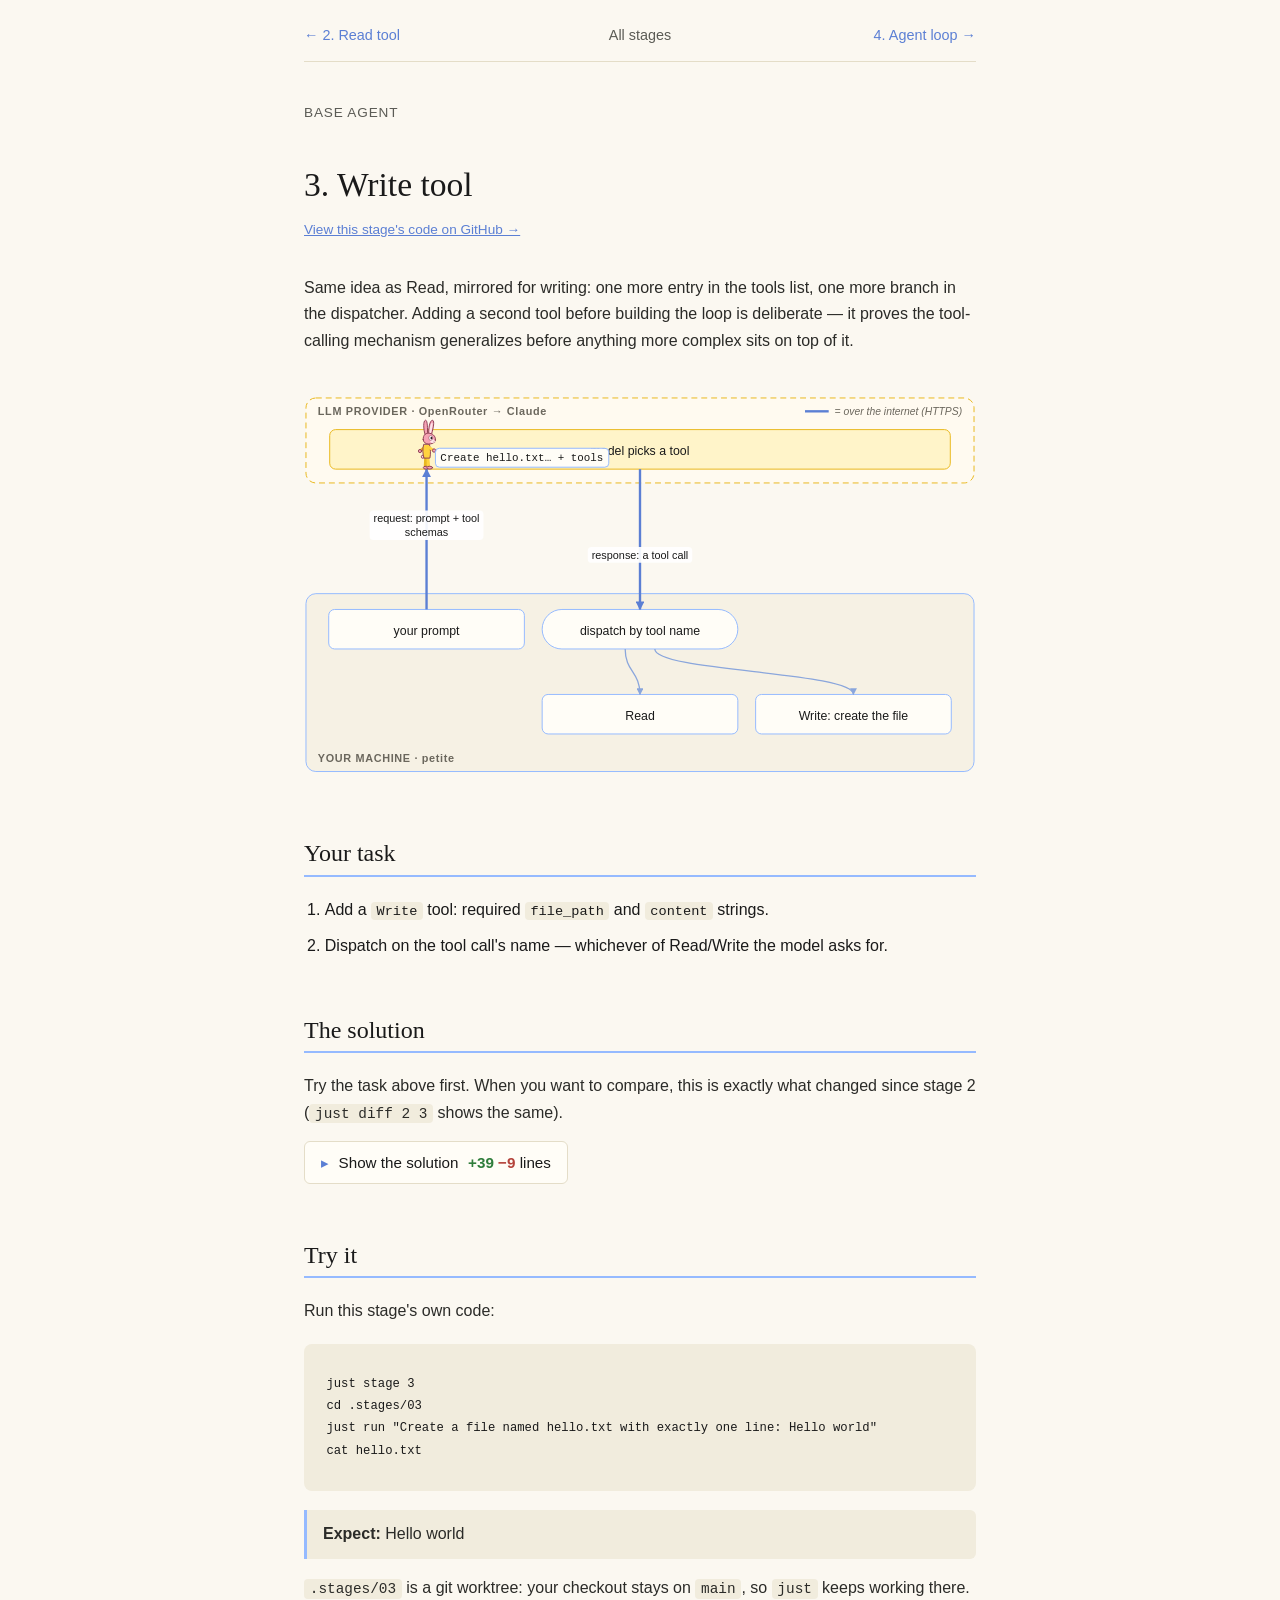
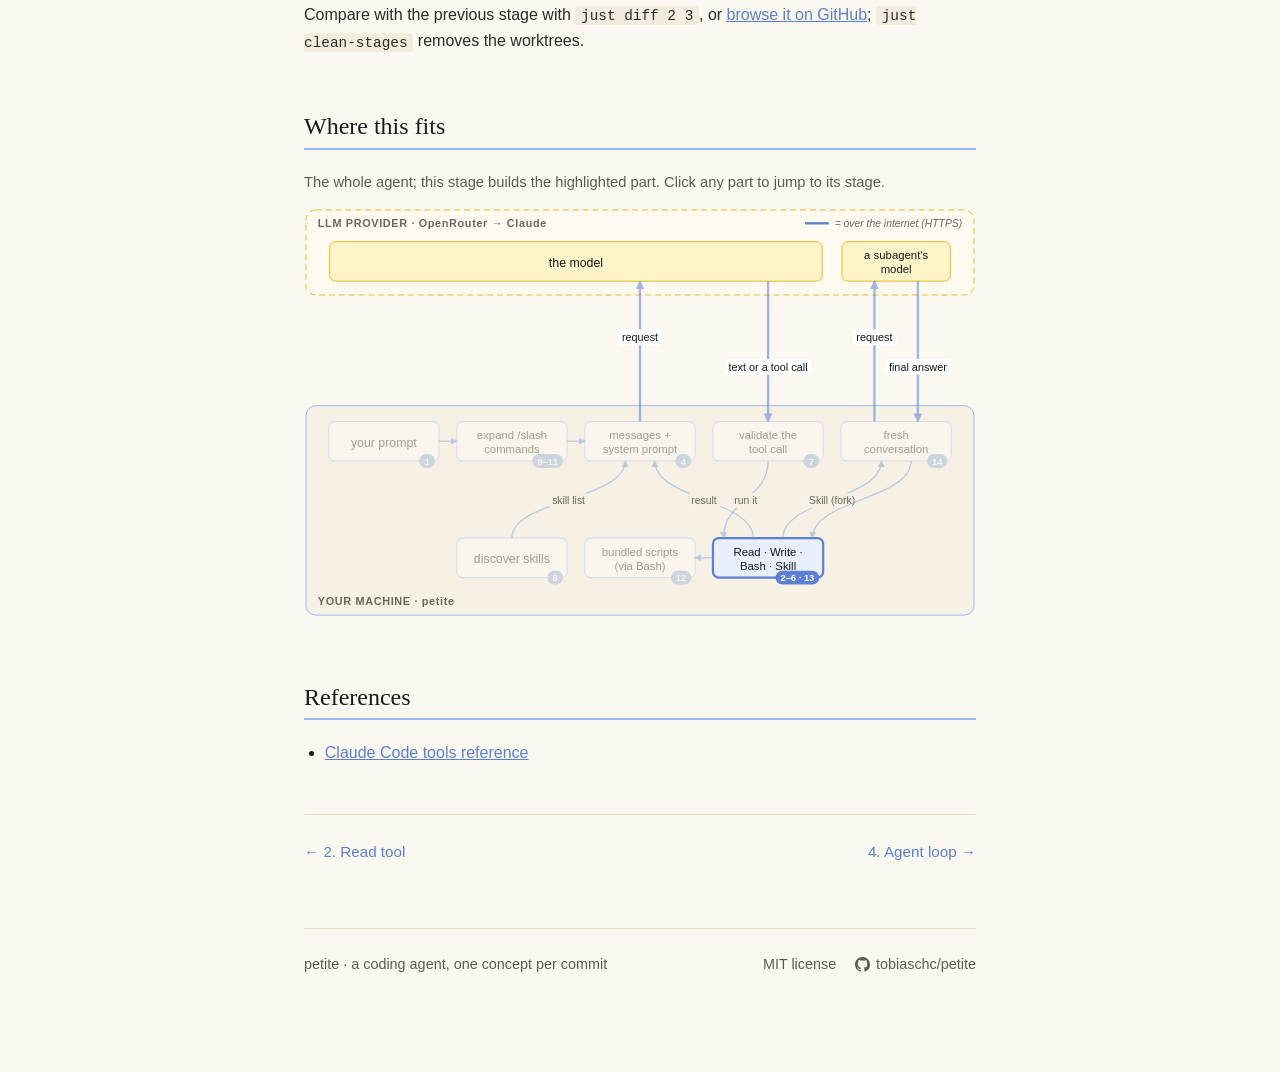
<file: docs/stages/03-write-tool.html>
<!doctype html>
<html lang="en">
<head>
<meta charset="utf-8">
<meta name="viewport" content="width=device-width, initial-scale=1">
<title>3. Write tool — petite</title>
<meta name="description" content="Same idea as Read, mirrored for writing: one more entry in the tools list, one more branch in the dispatcher. Adding a second tool before building…">
<!-- generated:og -->
  <meta property="og:type" content="website">
<meta property="og:site_name" content="petite">
<meta property="og:title" content="3. Write tool — petite">
<meta property="og:description" content="Same idea as Read, mirrored for writing: one more entry in the tools list, one more branch in the dispatcher. Adding a second tool before building…">
<meta property="og:url" content="https://tobiaschc.github.io/petite/stages/03-write-tool.html">
<meta property="og:image" content="https://tobiaschc.github.io/petite/assets/og.png">
<meta property="og:image:width" content="1200">
<meta property="og:image:height" content="630">
<meta name="twitter:card" content="summary_large_image">
  <!-- /generated:og -->

  <link rel="stylesheet" href="../style.css">
<link rel="icon" href="../assets/favicon.svg" type="image/svg+xml">
<link rel="icon" href="../assets/mark.png" type="image/png">
</head>
<body>
<main>
  <nav class="stage-nav-top">
    <a href="02-read-tool.html">← <span class="s">Stage </span>2<span class="t">. Read tool</span></a>
    <a class="all" href="../index.html">All stages</a>
    <a href="04-agent-loop.html"><span class="s">Stage </span>4<span class="t">. Agent loop</span> →</a>
  </nav>
  <p class="stage-kicker">Base agent</p>
  <h1 class="page-title">3. Write tool</h1>
  <a class="code-link" href="https://github.com/tobiaschc/petite/tree/stage-03-write-tool">View this stage's code on GitHub →</a>

  <p>Same idea as Read, mirrored for writing: one more entry in the tools list, one more branch in the dispatcher. Adding a second tool before building the loop is deliberate — it proves the tool-calling mechanism generalizes before anything more complex sits on top of it.</p>
  <div class="diagram"></div>
  <script type="application/json" class="diagram-spec">
{"cols": 3, "llm": [{"id": "M", "label": "model picks a tool"}], "local": [{"id": "U", "label": "your prompt", "col": 0, "row": 0}, {"id": "D", "label": "dispatch by tool name", "col": 1, "row": 0, "shape": "decision"}, {"id": "R", "label": "Read", "col": 1, "row": 1}, {"id": "W", "label": "Write: create the file", "col": 2, "row": 1}], "edges": [["U", "M", "request: prompt + tool schemas"], ["M", "D", "response: a tool call"], ["D", "R"], ["D", "W"]]}
  </script>
  <script type="application/json" class="rabbit-tour">
    [
      {"edge": "U-M", "carry": "Create hello.txt… + tools"},
      {"edge": "M-D", "carry": "Write(hello.txt, Hello world)"},
      {"edge": "D-W", "carry": "Hello world → hello.txt"}
    ]
  </script>
  <script type="module" src="../diagram.js"></script>
  <script type="module" src="../rabbit.js"></script>

  <h2>Your task</h2>
  <ol class="task-list">
    <li>Add a <code>Write</code> tool: required <code>file_path</code> and <code>content</code> strings.</li>
    <li>Dispatch on the tool call's name — whichever of Read/Write the model asks for.</li>
  </ol>

  <!-- generated:diff -->
  <h2>The solution</h2>
  <p class="diff-intro">Try the task above first. When you want to compare, this is exactly what changed since stage 2 (<code>just diff 2 3</code> shows the same).</p>
  <details class="solution"><summary><span class="show">Show the solution</span><span class="hide">Hide the solution</span> <span class="d-stat"><span class="d-plus">+39</span> <span class="d-minus">−9</span> lines</span></summary>
  <details class="diff" open><summary><code>main.py</code><span class="d-stat"><span class="d-plus">+39</span> <span class="d-minus">−9</span></span></summary><pre class="diff-body"><span class="d-hunk">⋯ </span><span class="d-ctx">&quot;&quot;&quot;</span><span class="d-del">Stage 2: the Read tool</span><span class="d-add">Stage 3: the Write tool</span><span class="d-ctx"> </span><span class="d-del">The model can&#x27;t touch your filesystem on its own — it can only ask. This</span><span class="d-del">stage adds one tool, Read, and a single round trip: send the prompt and</span><span class="d-del">the tool&#x27;s spec, check if the model asked to call it, execute it if so,</span><span class="d-del">print the result (no loop yet, that&#x27;s the next stage).</span><span class="d-add">Same pattern as Read: advertise the spec, dispatch by name when the model</span><span class="d-add">calls it. Still one round trip, still no loop — just a second tool.</span><span class="d-ctx">&quot;&quot;&quot;</span><span class="d-ctx"> </span><span class="d-ctx">import argparse</span><span class="d-hunk">⋯ TOOLS = [</span><span class="d-ctx">                },</span><span class="d-ctx">            },</span><span class="d-ctx">        },</span><span class="d-del">    }</span><span class="d-add">    },</span><span class="d-add">    {</span><span class="d-add">        &quot;type&quot;: &quot;function&quot;,</span><span class="d-add">        &quot;function&quot;: {</span><span class="d-add">            &quot;name&quot;: &quot;Write&quot;,</span><span class="d-add">            &quot;description&quot;: &quot;Write content to a file, creating it if needed or overwriting it if it exists&quot;,</span><span class="d-add">            &quot;parameters&quot;: {</span><span class="d-add">                &quot;type&quot;: &quot;object&quot;,</span><span class="d-add">                &quot;required&quot;: [&quot;file_path&quot;, &quot;content&quot;],</span><span class="d-add">                &quot;properties&quot;: {</span><span class="d-add">                    &quot;file_path&quot;: {</span><span class="d-add">                        &quot;type&quot;: &quot;string&quot;,</span><span class="d-add">                        &quot;description&quot;: &quot;The path of the file to write to&quot;,</span><span class="d-add">                    },</span><span class="d-add">                    &quot;content&quot;: {</span><span class="d-add">                        &quot;type&quot;: &quot;string&quot;,</span><span class="d-add">                        &quot;description&quot;: &quot;The content to write to the file&quot;,</span><span class="d-add">                    },</span><span class="d-add">                },</span><span class="d-add">            },</span><span class="d-add">        },</span><span class="d-add">    },</span><span class="d-ctx">]</span><span class="d-ctx"> </span><span class="d-ctx"> </span><span class="d-hunk">⋯ def Read(file_path):</span><span class="d-ctx">        return f.read()</span><span class="d-ctx"> </span><span class="d-ctx"> </span><span class="d-add">def Write(file_path, content):</span><span class="d-add">    with open(file_path, &quot;w&quot;) as f:</span><span class="d-add">        f.write(content)</span><span class="d-add">    return f&quot;Wrote to {file_path}&quot;</span><span class="d-add"> </span><span class="d-add"> </span><span class="d-ctx">def main():</span><span class="d-ctx">    parser = argparse.ArgumentParser(description=&quot;petite-harness: a tiny AI coding assistant&quot;)</span><span class="d-ctx">    parser.add_argument(&quot;-p&quot;, &quot;--prompt&quot;, required=True, help=&quot;the task to ask the model&quot;)</span><span class="d-hunk">⋯ def main():</span><span class="d-ctx">        call = message.tool_calls[0]</span><span class="d-ctx">        print(f&quot;[main] model requested tool call: {call.function.name}&quot;, file=sys.stderr)</span><span class="d-ctx"> </span><span class="d-del">        if call.function.name != &quot;Read&quot;:</span><span class="d-add">        arguments = json.loads(call.function.arguments)</span><span class="d-add"> </span><span class="d-add">        if call.function.name == &quot;Read&quot;:</span><span class="d-add">            result = Read(arguments[&quot;file_path&quot;])</span><span class="d-add">        elif call.function.name == &quot;Write&quot;:</span><span class="d-add">            result = Write(arguments[&quot;file_path&quot;], arguments[&quot;content&quot;])</span><span class="d-add">        else:</span><span class="d-ctx">            raise RuntimeError(f&quot;unknown tool: {call.function.name}&quot;)</span><span class="d-ctx"> </span><span class="d-del">        arguments = json.loads(call.function.arguments)</span><span class="d-del">        print(Read(arguments[&quot;file_path&quot;]))</span><span class="d-add">        print(result)</span><span class="d-ctx">        return</span><span class="d-ctx"> </span><span class="d-ctx">    print(message.content)</span></pre></details>
  </details>
  <!-- /generated:diff -->

  <h2>Try it</h2>
  <p>Run this stage's own code:</p>
  <div class="replicate-steps">
    <pre><code>just stage 3
cd .stages/03
just run "Create a file named hello.txt with exactly one line: Hello world"
cat hello.txt</code></pre>
  </div>
  <p class="expect"><strong>Expect:</strong> Hello world</p>
  <p>
    <code>.stages/03</code> is a git worktree: your checkout stays on <code>main</code>, so
    <code>just</code> keeps working there. Compare with the previous stage with <code>just diff 2 3</code>,
    or <a href="https://github.com/tobiaschc/petite/tree/stage-03-write-tool">browse it on GitHub</a>;
    <code>just clean-stages</code> removes the worktrees.
  </p>

  <!-- generated:map -->
  <h2>Where this fits</h2>
  <p class="map-intro">The whole agent; this stage builds the highlighted part. Click any part to jump to its stage.</p>
  <div class="diagram map"></div>
  <script type="application/json" class="diagram-spec">
{"cols": 5, "rowGap": 118, "llm": [{"id": "M", "label": "the model", "span": [0, 3]}, {"id": "M2", "label": "a subagent's model", "span": [4, 4]}], "local": [{"id": "P", "label": "your prompt", "col": 0, "row": 0, "badge": "1", "href": "01-talk-to-llm.html"}, {"id": "Slash", "label": "expand /slash commands", "col": 1, "row": 0, "badge": "9–11", "href": "09-slash-commands.html"}, {"id": "Msgs", "label": "messages + system prompt", "col": 2, "row": 0, "badge": "4", "href": "04-agent-loop.html"}, {"id": "Val", "label": "validate the tool call", "col": 3, "row": 0, "badge": "7", "href": "07-pydantic-tools.html"}, {"id": "Fork", "label": "fresh conversation", "col": 4, "row": 0, "badge": "14", "href": "14-subagents.html"}, {"id": "Disc", "label": "discover skills", "col": 1, "row": 1, "badge": "8", "href": "08-skills-level1.html"}, {"id": "Scripts", "label": "bundled scripts (via Bash)", "col": 2, "row": 1, "badge": "12", "href": "12-bundled-scripts.html"}, {"id": "Tools", "label": "Read · Write · Bash · Skill", "col": 3, "row": 1, "badge": "2–6 · 13", "href": "02-read-tool.html"}], "edges": [["P", "Slash"], ["Slash", "Msgs"], ["Disc", "Msgs", "skill list"], ["Msgs", "M", "request"], ["M", "Val", "text or a tool call"], ["Val", "Tools", "run it"], ["Tools", "Msgs", "result"], ["Tools", "Scripts"], ["Tools", "Fork", "Skill (fork)"], ["Fork", "M2", "request"], ["M2", "Fork", "final answer"], ["Fork", "Tools"]], "highlight": ["Tools"]}
  </script>
  <!-- /generated:map -->

  <h2>References</h2>
  <ul class="refs-list">
    <li><a href="https://code.claude.com/docs/en/tools-reference">Claude Code tools reference</a></li>
  </ul>

  <div class="stage-nav">
    <a href="02-read-tool.html">← 2. Read tool</a>
    <span class="spacer"></span>
    <a href="04-agent-loop.html">4. Agent loop →</a>
  </div>

  <footer class="site-footer">
    <span><a href="../">petite</a> · a coding agent, one concept per commit</span>
    <span class="footer-links">
      <a href="https://github.com/tobiaschc/petite/blob/main/LICENSE">MIT license</a>
      <a class="gh" href="https://github.com/tobiaschc/petite"><svg viewBox="0 0 16 16" width="15" height="15" aria-hidden="true" fill="currentColor"><path d="M8 0C3.58 0 0 3.58 0 8c0 3.54 2.29 6.53 5.47 7.59.4.07.55-.17.55-.38 0-.19-.01-.82-.01-1.49-2.01.37-2.53-.49-2.69-.94-.09-.23-.48-.94-.82-1.13-.28-.15-.68-.52-.01-.53.63-.01 1.08.58 1.23.82.72 1.21 1.87.87 2.33.66.07-.52.28-.87.51-1.07-1.78-.2-3.64-.89-3.64-3.95 0-.87.31-1.59.82-2.15-.08-.2-.36-1.02.08-2.12 0 0 .67-.21 2.2.82.64-.18 1.32-.27 2-.27.68 0 1.36.09 2 .27 1.53-1.04 2.2-.82 2.2-.82.44 1.1.16 1.92.08 2.12.51.56.82 1.27.82 2.15 0 3.07-1.87 3.75-3.65 3.95.29.25.54.73.54 1.48 0 1.07-.01 1.93-.01 2.2 0 .21.15.46.55.38A8.013 8.013 0 0016 8c0-4.42-3.58-8-8-8z"/></svg> tobiaschc/petite</a>
    </span>
  </footer>
</main>
</body>
</html>
</file>
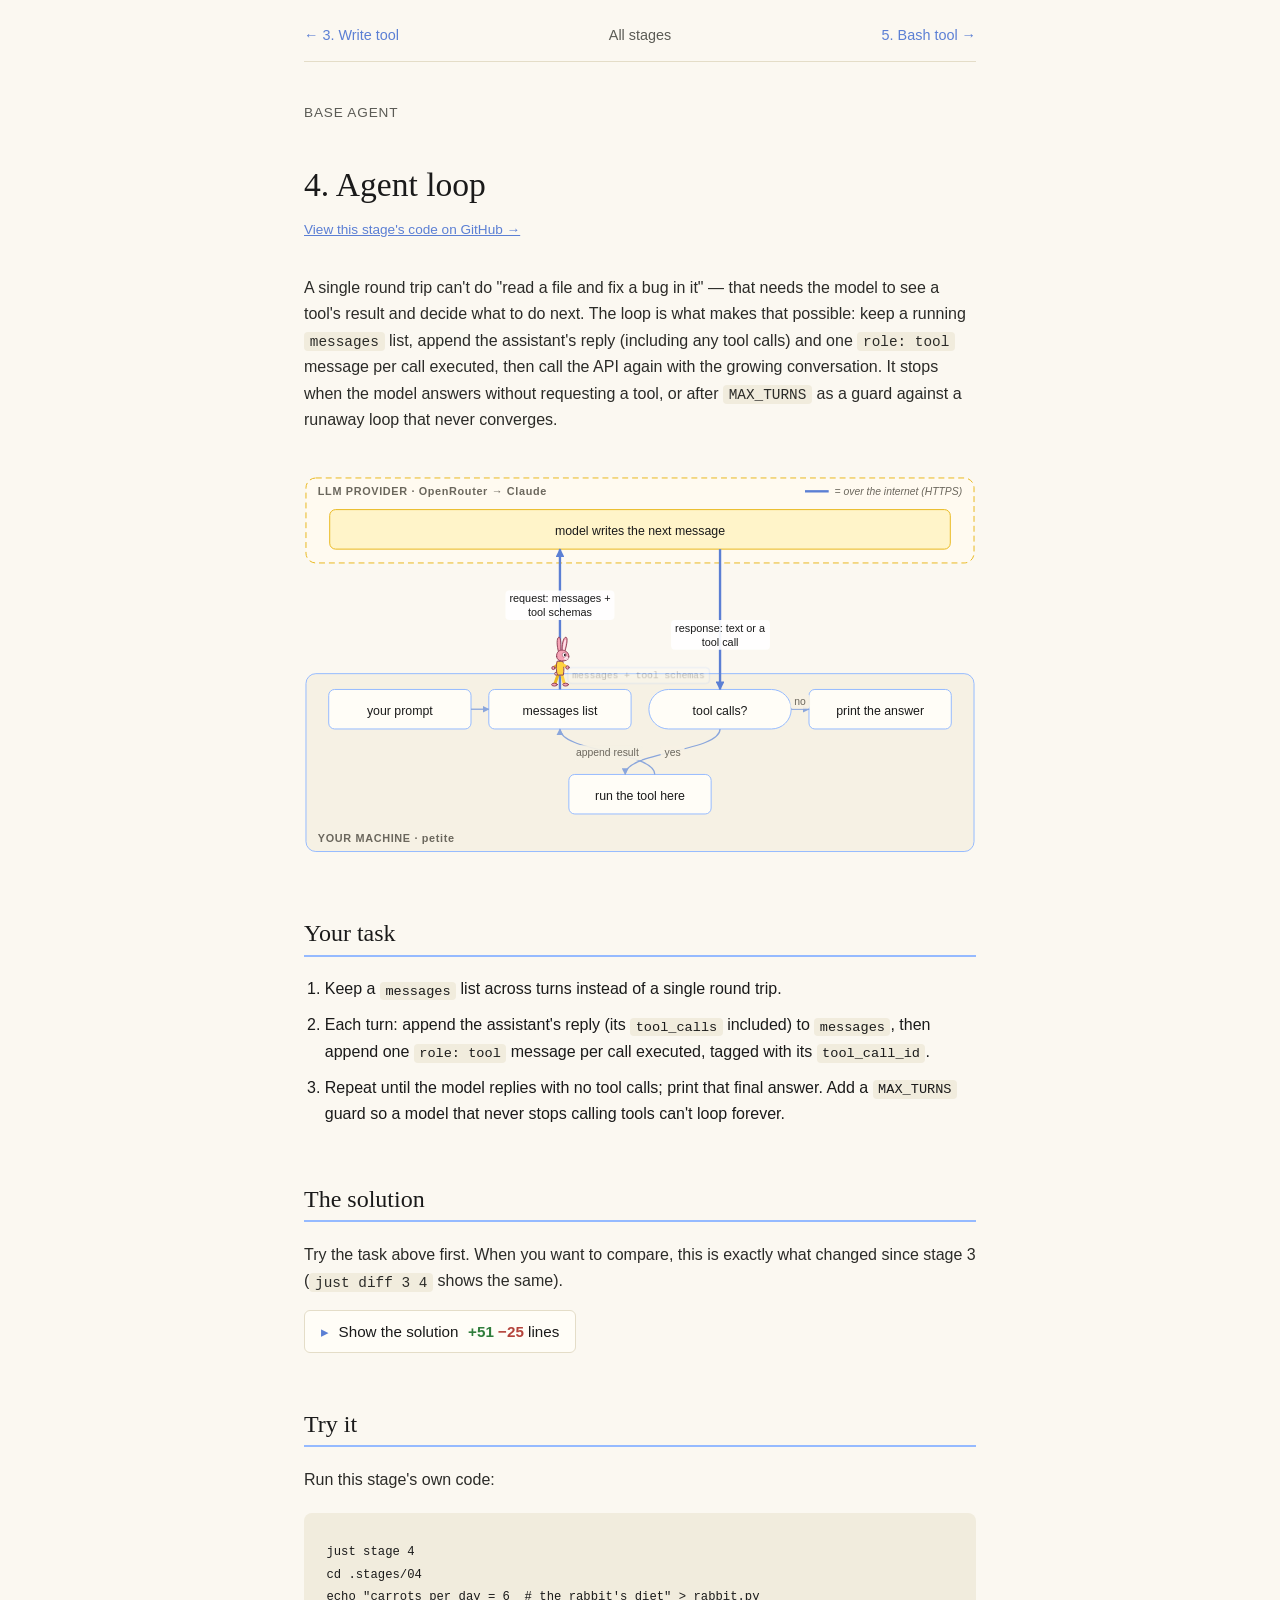
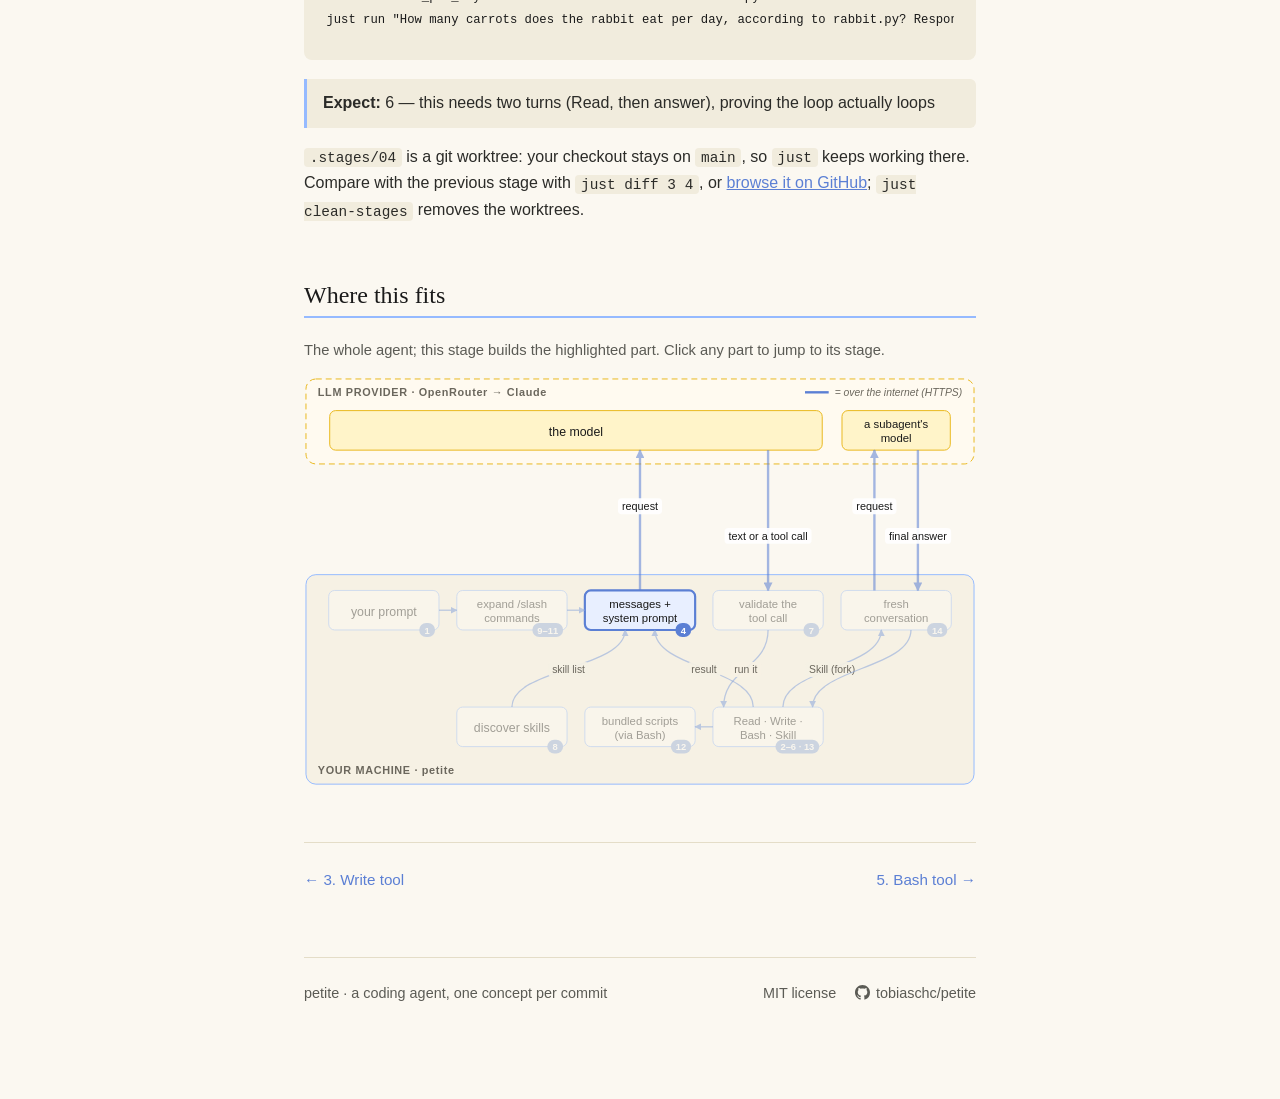
<file: docs/stages/04-agent-loop.html>
<!doctype html>
<html lang="en">
<head>
<meta charset="utf-8">
<meta name="viewport" content="width=device-width, initial-scale=1">
<title>4. Agent loop — petite</title>
<meta name="description" content="A single round trip can't do 'read a file and fix a bug in it' — that needs the model to see a tool's result and decide what to do next. The loop is…">
<!-- generated:og -->
  <meta property="og:type" content="website">
<meta property="og:site_name" content="petite">
<meta property="og:title" content="4. Agent loop — petite">
<meta property="og:description" content="A single round trip can&#x27;t do &#x27;read a file and fix a bug in it&#x27; — that needs the model to see a tool&#x27;s result and decide what to do next. The loop is…">
<meta property="og:url" content="https://tobiaschc.github.io/petite/stages/04-agent-loop.html">
<meta property="og:image" content="https://tobiaschc.github.io/petite/assets/og.png">
<meta property="og:image:width" content="1200">
<meta property="og:image:height" content="630">
<meta name="twitter:card" content="summary_large_image">
  <!-- /generated:og -->

  <link rel="stylesheet" href="../style.css">
<link rel="icon" href="../assets/favicon.svg" type="image/svg+xml">
<link rel="icon" href="../assets/mark.png" type="image/png">
</head>
<body>
<main>
  <nav class="stage-nav-top">
    <a href="03-write-tool.html">← <span class="s">Stage </span>3<span class="t">. Write tool</span></a>
    <a class="all" href="../index.html">All stages</a>
    <a href="05-bash-tool.html"><span class="s">Stage </span>5<span class="t">. Bash tool</span> →</a>
  </nav>
  <p class="stage-kicker">Base agent</p>
  <h1 class="page-title">4. Agent loop</h1>
  <a class="code-link" href="https://github.com/tobiaschc/petite/tree/stage-04-agent-loop">View this stage's code on GitHub →</a>

  <p>A single round trip can't do "read a file and fix a bug in it" — that needs the model to see a tool's result and decide what to do next. The loop is what makes that possible: keep a running <code>messages</code> list, append the assistant's reply (including any tool calls) and one <code>role: tool</code> message per call executed, then call the API again with the growing conversation. It stops when the model answers without requesting a tool, or after <code>MAX_TURNS</code> as a guard against a runaway loop that never converges.</p>
  <div class="diagram"></div>
  <script type="application/json" class="diagram-spec">
{"cols": 4, "llm": [{"id": "M", "label": "model writes the next message"}], "local": [{"id": "U", "label": "your prompt", "col": 0, "row": 0}, {"id": "Msgs", "label": "messages list", "col": 1, "row": 0}, {"id": "Chk", "label": "tool calls?", "col": 2, "row": 0, "shape": "decision"}, {"id": "Done", "label": "print the answer", "col": 3, "row": 0}, {"id": "Run", "label": "run the tool here", "col": 1.5, "row": 1}], "edges": [["U", "Msgs"], ["Msgs", "M", "request: messages + tool schemas"], ["M", "Chk", "response: text or a tool call"], ["Chk", "Run", "yes"], ["Run", "Msgs", "append result"], ["Chk", "Done", "no"]]}
  </script>
  <script type="application/json" class="rabbit-tour">
    [
      {"edge": "U-Msgs", "carry": "How many carrots…?"},
      {"edge": "Msgs-M", "carry": "messages + tool schemas"},
      {"edge": "M-Chk", "carry": "tool call: Read(rabbit.py)"},
      {"edge": "Chk-Run", "carry": "Read(rabbit.py)"},
      {"edge": "Run-Msgs", "carry": "carrots_per_day = 6"},
      {"edge": "Msgs-M", "carry": "+ the tool result"},
      {"edge": "M-Chk", "carry": "text: 6"},
      {"edge": "Chk-Done", "carry": "6"}
    ]
  </script>
  <script type="module" src="../diagram.js"></script>
  <script type="module" src="../rabbit.js"></script>

  <h2>Your task</h2>
  <ol class="task-list">
    <li>Keep a <code>messages</code> list across turns instead of a single round trip.</li>
    <li>Each turn: append the assistant's reply (its <code>tool_calls</code> included) to <code>messages</code>, then append one <code>role: tool</code> message per call executed, tagged with its <code>tool_call_id</code>.</li>
    <li>Repeat until the model replies with no tool calls; print that final answer. Add a <code>MAX_TURNS</code> guard so a model that never stops calling tools can't loop forever.</li>
  </ol>

  <!-- generated:diff -->
  <h2>The solution</h2>
  <p class="diff-intro">Try the task above first. When you want to compare, this is exactly what changed since stage 3 (<code>just diff 3 4</code> shows the same).</p>
  <details class="solution"><summary><span class="show">Show the solution</span><span class="hide">Hide the solution</span> <span class="d-stat"><span class="d-plus">+51</span> <span class="d-minus">−25</span> lines</span></summary>
  <details class="diff" open><summary><code>main.py</code><span class="d-stat"><span class="d-plus">+51</span> <span class="d-minus">−25</span></span></summary><pre class="diff-body"><span class="d-hunk">⋯ </span><span class="d-ctx">&quot;&quot;&quot;</span><span class="d-del">Stage 3: the Write tool</span><span class="d-add">Stage 4: the agent loop</span><span class="d-ctx"> </span><span class="d-del">Same pattern as Read: advertise the spec, dispatch by name when the model</span><span class="d-del">calls it. Still one round trip, still no loop — just a second tool.</span><span class="d-add">Up to now every run was one round trip: ask, maybe run one tool, exit.</span><span class="d-add">That breaks for multi-step tasks (&quot;read a file and fix any bugs&quot;) because</span><span class="d-add">the model never gets to see a tool&#x27;s result and react to it.</span><span class="d-add"> </span><span class="d-add">The fix: keep `messages` around across turns, keep calling the API, and</span><span class="d-add">only stop when the model answers with plain text (no more tool_calls).</span><span class="d-add">Each tool call&#x27;s result is appended as its own `role: &quot;tool&quot;` message,</span><span class="d-add">tagged with that call&#x27;s `tool_call_id` so the model knows which result</span><span class="d-add">answers which request.</span><span class="d-ctx">&quot;&quot;&quot;</span><span class="d-ctx"> </span><span class="d-ctx">import argparse</span><span class="d-hunk">⋯ from openai import OpenAI</span><span class="d-ctx">API_KEY = os.getenv(&quot;OPENROUTER_API_KEY&quot;)</span><span class="d-ctx">BASE_URL = os.getenv(&quot;OPENROUTER_BASE_URL&quot;, &quot;https://openrouter.ai/api/v1&quot;)</span><span class="d-ctx">MODEL = os.getenv(&quot;MODEL&quot;, &quot;anthropic/claude-haiku-4.5&quot;)</span><span class="d-add">MAX_TURNS = 20</span><span class="d-ctx"> </span><span class="d-ctx">TOOLS = [</span><span class="d-ctx">    {</span><span class="d-hunk">⋯ def Write(file_path, content):</span><span class="d-ctx">    return f&quot;Wrote to {file_path}&quot;</span><span class="d-ctx"> </span><span class="d-ctx"> </span><span class="d-add">def execute_tool(name, arguments):</span><span class="d-add">    if name == &quot;Read&quot;:</span><span class="d-add">        return Read(arguments[&quot;file_path&quot;])</span><span class="d-add">    if name == &quot;Write&quot;:</span><span class="d-add">        return Write(arguments[&quot;file_path&quot;], arguments[&quot;content&quot;])</span><span class="d-add">    raise RuntimeError(f&quot;unknown tool: {name}&quot;)</span><span class="d-add"> </span><span class="d-add"> </span><span class="d-ctx">def main():</span><span class="d-ctx">    parser = argparse.ArgumentParser(description=&quot;petite-harness: a tiny AI coding assistant&quot;)</span><span class="d-ctx">    parser.add_argument(&quot;-p&quot;, &quot;--prompt&quot;, required=True, help=&quot;the task to ask the model&quot;)</span><span class="d-hunk">⋯ def main():</span><span class="d-ctx"> </span><span class="d-ctx">    client = OpenAI(api_key=API_KEY, base_url=BASE_URL)</span><span class="d-ctx"> </span><span class="d-del">    print(f&quot;[main] sending prompt to {MODEL}&quot;, file=sys.stderr)</span><span class="d-add">    messages = [{&quot;role&quot;: &quot;user&quot;, &quot;content&quot;: args.prompt}]</span><span class="d-add"> </span><span class="d-add">    for turn in range(1, MAX_TURNS + 1):</span><span class="d-add">        print(f&quot;[agent] turn {turn}: calling model with {len(messages)} message(s)&quot;, file=sys.stderr)</span><span class="d-add"> </span><span class="d-add">        response = client.chat.completions.create(</span><span class="d-add">            model=MODEL,</span><span class="d-add">            messages=messages,</span><span class="d-add">            tools=TOOLS,</span><span class="d-add">        )</span><span class="d-add"> </span><span class="d-add">        if not response.choices:</span><span class="d-add">            raise RuntimeError(&quot;no choices in response&quot;)</span><span class="d-ctx"> </span><span class="d-del">    response = client.chat.completions.create(</span><span class="d-del">        model=MODEL,</span><span class="d-del">        messages=[{&quot;role&quot;: &quot;user&quot;, &quot;content&quot;: args.prompt}],</span><span class="d-del">        tools=TOOLS,</span><span class="d-del">    )</span><span class="d-add">        message = response.choices[0].message</span><span class="d-add">        messages.append(message.model_dump())</span><span class="d-ctx"> </span><span class="d-del">    if not response.choices:</span><span class="d-del">        raise RuntimeError(&quot;no choices in response&quot;)</span><span class="d-add">        tool_calls = message.tool_calls</span><span class="d-ctx"> </span><span class="d-del">    message = response.choices[0].message</span><span class="d-add">        if not tool_calls:</span><span class="d-add">            print(message.content)</span><span class="d-add">            return</span><span class="d-ctx"> </span><span class="d-del">    if message.tool_calls:</span><span class="d-del">        call = message.tool_calls[0]</span><span class="d-del">        print(f&quot;[main] model requested tool call: {call.function.name}&quot;, file=sys.stderr)</span><span class="d-add">        print(f&quot;[agent] turn {turn}: {len(tool_calls)} tool call(s) requested&quot;, file=sys.stderr)</span><span class="d-ctx"> </span><span class="d-del">        arguments = json.loads(call.function.arguments)</span><span class="d-add">        for call in tool_calls:</span><span class="d-add">            arguments = json.loads(call.function.arguments)</span><span class="d-add">            print(f&quot;[agent] executing {call.function.name}({arguments})&quot;, file=sys.stderr)</span><span class="d-ctx"> </span><span class="d-del">        if call.function.name == &quot;Read&quot;:</span><span class="d-del">            result = Read(arguments[&quot;file_path&quot;])</span><span class="d-del">        elif call.function.name == &quot;Write&quot;:</span><span class="d-del">            result = Write(arguments[&quot;file_path&quot;], arguments[&quot;content&quot;])</span><span class="d-del">        else:</span><span class="d-del">            raise RuntimeError(f&quot;unknown tool: {call.function.name}&quot;)</span><span class="d-add">            result = execute_tool(call.function.name, arguments)</span><span class="d-ctx"> </span><span class="d-del">        print(result)</span><span class="d-del">        return</span><span class="d-add">            messages.append(</span><span class="d-add">                {</span><span class="d-add">                    &quot;role&quot;: &quot;tool&quot;,</span><span class="d-add">                    &quot;tool_call_id&quot;: call.id,</span><span class="d-add">                    &quot;content&quot;: result,</span><span class="d-add">                }</span><span class="d-add">            )</span><span class="d-ctx"> </span><span class="d-del">    print(message.content)</span><span class="d-add">    raise RuntimeError(f&quot;exceeded {MAX_TURNS} turns without a final answer&quot;)</span><span class="d-ctx"> </span><span class="d-ctx"> </span><span class="d-ctx">if __name__ == &quot;__main__&quot;:</span></pre></details>
  </details>
  <!-- /generated:diff -->

  <h2>Try it</h2>
  <p>Run this stage's own code:</p>
  <div class="replicate-steps">
    <pre><code>just stage 4
cd .stages/04
echo "carrots_per_day = 6  # the rabbit's diet" > rabbit.py
just run "How many carrots does the rabbit eat per day, according to rabbit.py? Respond with only a number."</code></pre>
  </div>
  <p class="expect"><strong>Expect:</strong> 6 — this needs two turns (Read, then answer), proving the loop actually loops</p>
  <p>
    <code>.stages/04</code> is a git worktree: your checkout stays on <code>main</code>, so
    <code>just</code> keeps working there. Compare with the previous stage with <code>just diff 3 4</code>,
    or <a href="https://github.com/tobiaschc/petite/tree/stage-04-agent-loop">browse it on GitHub</a>;
    <code>just clean-stages</code> removes the worktrees.
  </p>


  <!-- generated:map -->
  <h2>Where this fits</h2>
  <p class="map-intro">The whole agent; this stage builds the highlighted part. Click any part to jump to its stage.</p>
  <div class="diagram map"></div>
  <script type="application/json" class="diagram-spec">
{"cols": 5, "rowGap": 118, "llm": [{"id": "M", "label": "the model", "span": [0, 3]}, {"id": "M2", "label": "a subagent's model", "span": [4, 4]}], "local": [{"id": "P", "label": "your prompt", "col": 0, "row": 0, "badge": "1", "href": "01-talk-to-llm.html"}, {"id": "Slash", "label": "expand /slash commands", "col": 1, "row": 0, "badge": "9–11", "href": "09-slash-commands.html"}, {"id": "Msgs", "label": "messages + system prompt", "col": 2, "row": 0, "badge": "4", "href": "04-agent-loop.html"}, {"id": "Val", "label": "validate the tool call", "col": 3, "row": 0, "badge": "7", "href": "07-pydantic-tools.html"}, {"id": "Fork", "label": "fresh conversation", "col": 4, "row": 0, "badge": "14", "href": "14-subagents.html"}, {"id": "Disc", "label": "discover skills", "col": 1, "row": 1, "badge": "8", "href": "08-skills-level1.html"}, {"id": "Scripts", "label": "bundled scripts (via Bash)", "col": 2, "row": 1, "badge": "12", "href": "12-bundled-scripts.html"}, {"id": "Tools", "label": "Read · Write · Bash · Skill", "col": 3, "row": 1, "badge": "2–6 · 13", "href": "02-read-tool.html"}], "edges": [["P", "Slash"], ["Slash", "Msgs"], ["Disc", "Msgs", "skill list"], ["Msgs", "M", "request"], ["M", "Val", "text or a tool call"], ["Val", "Tools", "run it"], ["Tools", "Msgs", "result"], ["Tools", "Scripts"], ["Tools", "Fork", "Skill (fork)"], ["Fork", "M2", "request"], ["M2", "Fork", "final answer"], ["Fork", "Tools"]], "highlight": ["Msgs"]}
  </script>
  <!-- /generated:map -->

  <div class="stage-nav">
    <a href="03-write-tool.html">← 3. Write tool</a>
    <span class="spacer"></span>
    <a href="05-bash-tool.html">5. Bash tool →</a>
  </div>

  <footer class="site-footer">
    <span><a href="../">petite</a> · a coding agent, one concept per commit</span>
    <span class="footer-links">
      <a href="https://github.com/tobiaschc/petite/blob/main/LICENSE">MIT license</a>
      <a class="gh" href="https://github.com/tobiaschc/petite"><svg viewBox="0 0 16 16" width="15" height="15" aria-hidden="true" fill="currentColor"><path d="M8 0C3.58 0 0 3.58 0 8c0 3.54 2.29 6.53 5.47 7.59.4.07.55-.17.55-.38 0-.19-.01-.82-.01-1.49-2.01.37-2.53-.49-2.69-.94-.09-.23-.48-.94-.82-1.13-.28-.15-.68-.52-.01-.53.63-.01 1.08.58 1.23.82.72 1.21 1.87.87 2.33.66.07-.52.28-.87.51-1.07-1.78-.2-3.64-.89-3.64-3.95 0-.87.31-1.59.82-2.15-.08-.2-.36-1.02.08-2.12 0 0 .67-.21 2.2.82.64-.18 1.32-.27 2-.27.68 0 1.36.09 2 .27 1.53-1.04 2.2-.82 2.2-.82.44 1.1.16 1.92.08 2.12.51.56.82 1.27.82 2.15 0 3.07-1.87 3.75-3.65 3.95.29.25.54.73.54 1.48 0 1.07-.01 1.93-.01 2.2 0 .21.15.46.55.38A8.013 8.013 0 0016 8c0-4.42-3.58-8-8-8z"/></svg> tobiaschc/petite</a>
    </span>
  </footer>
</main>
</body>
</html>
</file>
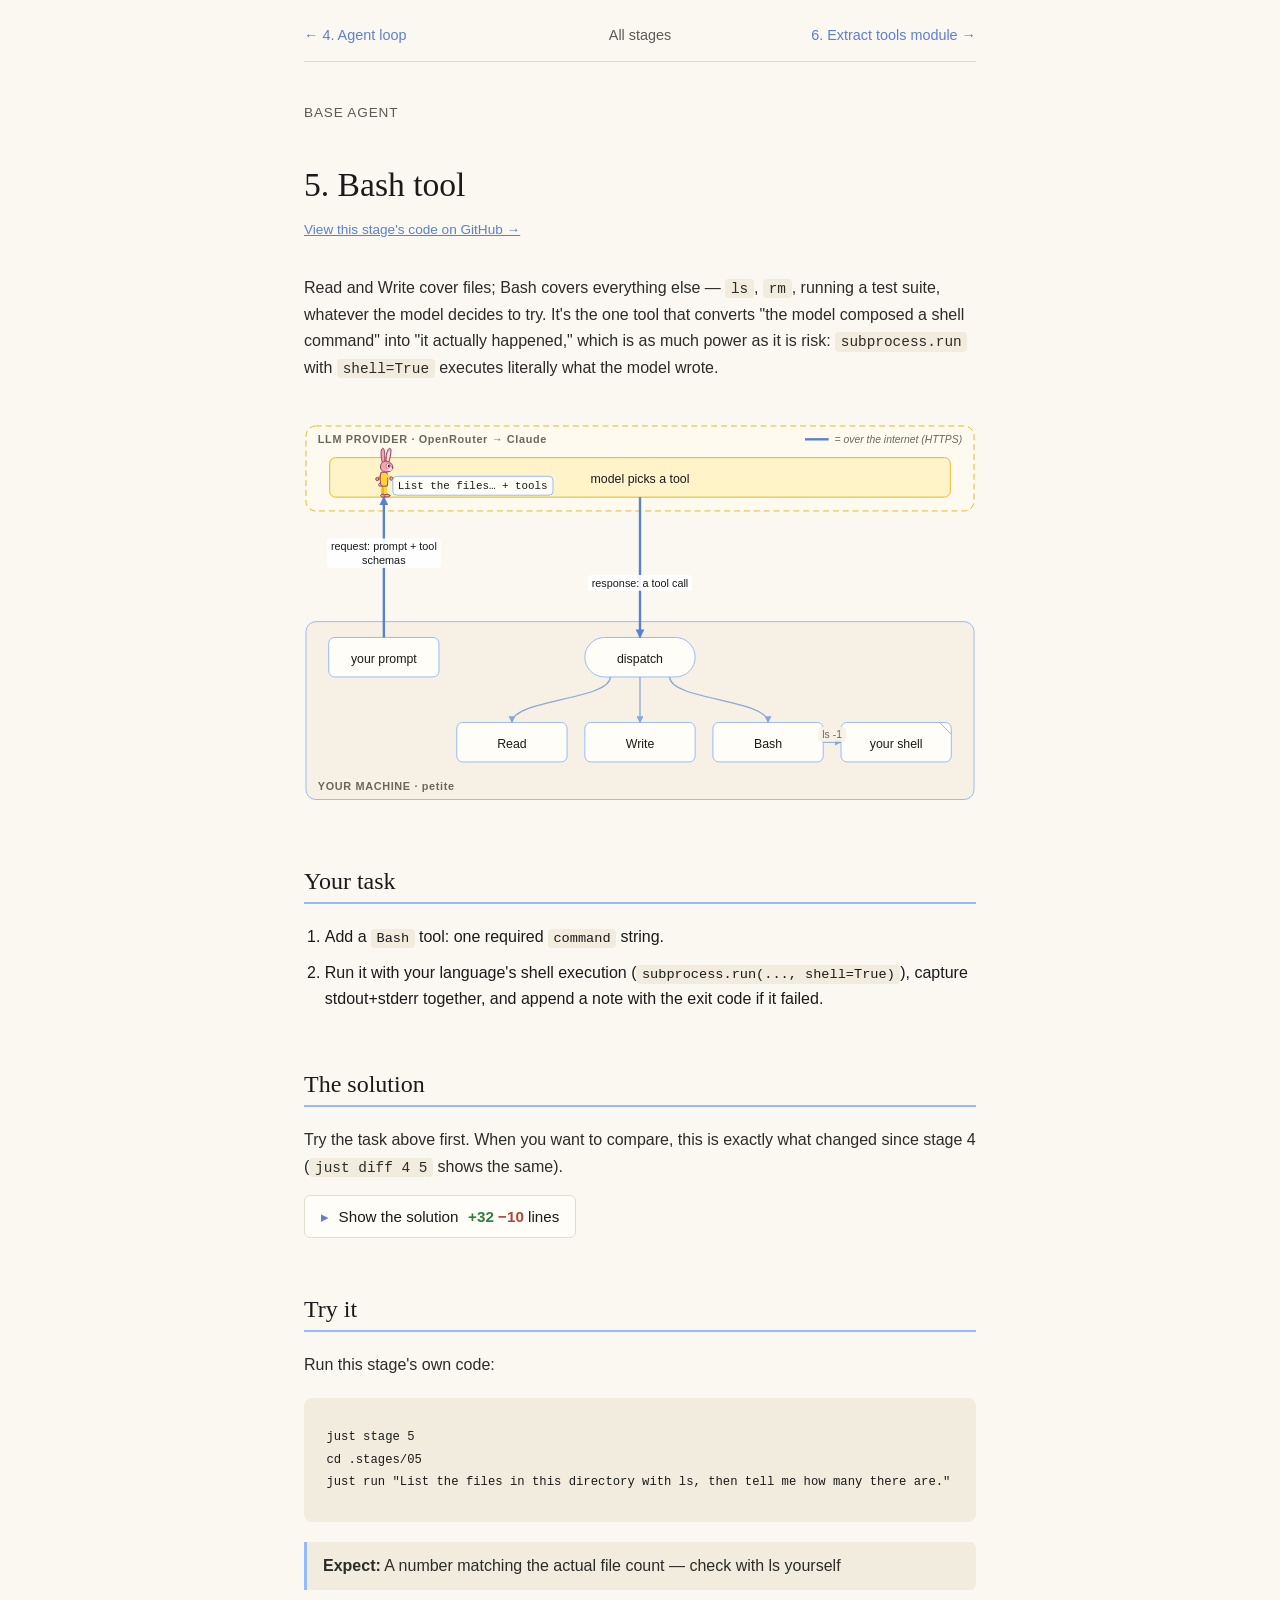
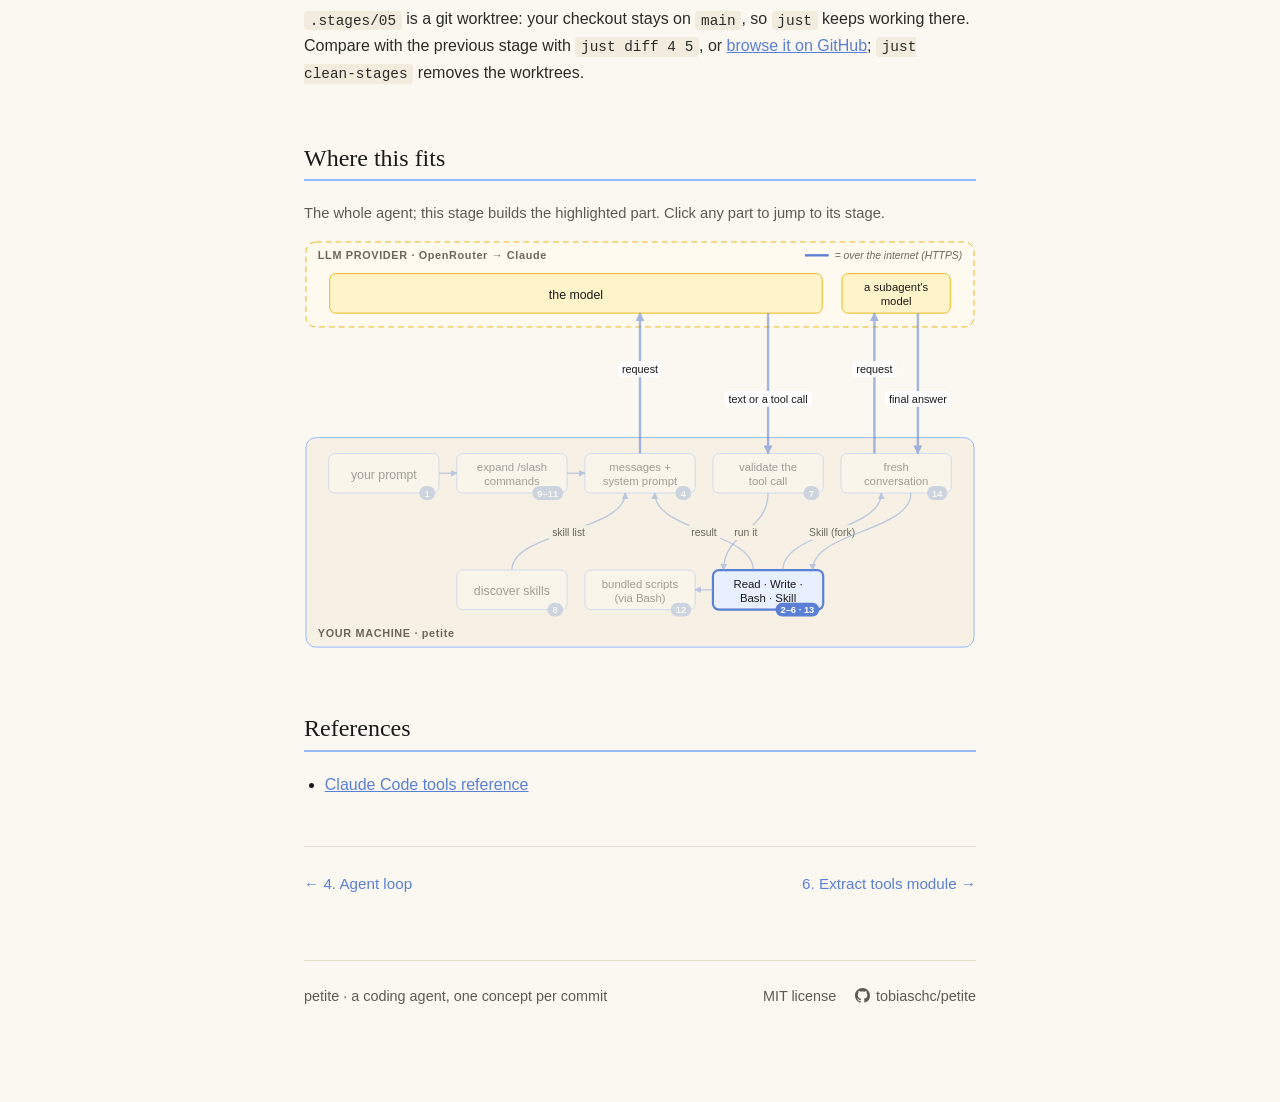
<file: docs/stages/05-bash-tool.html>
<!doctype html>
<html lang="en">
<head>
<meta charset="utf-8">
<meta name="viewport" content="width=device-width, initial-scale=1">
<title>5. Bash tool — petite</title>
<meta name="description" content="Read and Write cover files; Bash covers everything else — ls, rm, running a test suite, whatever the model decides to try.">
<!-- generated:og -->
  <meta property="og:type" content="website">
<meta property="og:site_name" content="petite">
<meta property="og:title" content="5. Bash tool — petite">
<meta property="og:description" content="Read and Write cover files; Bash covers everything else — ls, rm, running a test suite, whatever the model decides to try.">
<meta property="og:url" content="https://tobiaschc.github.io/petite/stages/05-bash-tool.html">
<meta property="og:image" content="https://tobiaschc.github.io/petite/assets/og.png">
<meta property="og:image:width" content="1200">
<meta property="og:image:height" content="630">
<meta name="twitter:card" content="summary_large_image">
  <!-- /generated:og -->

  <link rel="stylesheet" href="../style.css">
<link rel="icon" href="../assets/favicon.svg" type="image/svg+xml">
<link rel="icon" href="../assets/mark.png" type="image/png">
</head>
<body>
<main>
  <nav class="stage-nav-top">
    <a href="04-agent-loop.html">← <span class="s">Stage </span>4<span class="t">. Agent loop</span></a>
    <a class="all" href="../index.html">All stages</a>
    <a href="06-extract-tools.html"><span class="s">Stage </span>6<span class="t">. Extract tools module</span> →</a>
  </nav>
  <p class="stage-kicker">Base agent</p>
  <h1 class="page-title">5. Bash tool</h1>
  <a class="code-link" href="https://github.com/tobiaschc/petite/tree/stage-05-bash-tool">View this stage's code on GitHub →</a>

  <p>Read and Write cover files; Bash covers everything else — <code>ls</code>, <code>rm</code>, running a test suite, whatever the model decides to try. It's the one tool that converts "the model composed a shell command" into "it actually happened," which is as much power as it is risk: <code>subprocess.run</code> with <code>shell=True</code> executes literally what the model wrote.</p>
  <div class="diagram"></div>
  <script type="application/json" class="diagram-spec">
{"cols": 5, "llm": [{"id": "M", "label": "model picks a tool"}], "local": [{"id": "U", "label": "your prompt", "col": 0, "row": 0}, {"id": "D", "label": "dispatch", "col": 2, "row": 0, "shape": "decision"}, {"id": "R", "label": "Read", "col": 1, "row": 1}, {"id": "W", "label": "Write", "col": 2, "row": 1}, {"id": "B", "label": "Bash", "col": 3, "row": 1}, {"id": "S", "label": "your shell", "col": 4, "row": 1, "shape": "file"}], "edges": [["U", "M", "request: prompt + tool schemas"], ["M", "D", "response: a tool call"], ["D", "R"], ["D", "W"], ["D", "B"], ["B", "S", "ls -1"]]}
  </script>
  <script type="application/json" class="rabbit-tour">
    [
      {"edge": "U-M", "carry": "List the files… + tools"},
      {"edge": "M-D", "carry": "Bash(ls -1)"},
      {"edge": "D-B", "carry": "ls -1"},
      {"edge": "B-S", "carry": "runs in your shell"}
    ]
  </script>
  <script type="module" src="../diagram.js"></script>
  <script type="module" src="../rabbit.js"></script>

  <h2>Your task</h2>
  <ol class="task-list">
    <li>Add a <code>Bash</code> tool: one required <code>command</code> string.</li>
    <li>Run it with your language's shell execution (<code>subprocess.run(..., shell=True)</code>), capture stdout+stderr together, and append a note with the exit code if it failed.</li>
  </ol>

  <!-- generated:diff -->
  <h2>The solution</h2>
  <p class="diff-intro">Try the task above first. When you want to compare, this is exactly what changed since stage 4 (<code>just diff 4 5</code> shows the same).</p>
  <details class="solution"><summary><span class="show">Show the solution</span><span class="hide">Hide the solution</span> <span class="d-stat"><span class="d-plus">+32</span> <span class="d-minus">−10</span> lines</span></summary>
  <details class="diff" open><summary><code>main.py</code><span class="d-stat"><span class="d-plus">+32</span> <span class="d-minus">−10</span></span></summary><pre class="diff-body"><span class="d-hunk">⋯ </span><span class="d-ctx">&quot;&quot;&quot;</span><span class="d-del">Stage 4: the agent loop</span><span class="d-add">Stage 5: the Bash tool</span><span class="d-ctx"> </span><span class="d-del">Up to now every run was one round trip: ask, maybe run one tool, exit.</span><span class="d-del">That breaks for multi-step tasks (&quot;read a file and fix any bugs&quot;) because</span><span class="d-del">the model never gets to see a tool&#x27;s result and react to it.</span><span class="d-del"> </span><span class="d-del">The fix: keep `messages` around across turns, keep calling the API, and</span><span class="d-del">only stop when the model answers with plain text (no more tool_calls).</span><span class="d-del">Each tool call&#x27;s result is appended as its own `role: &quot;tool&quot;` message,</span><span class="d-del">tagged with that call&#x27;s `tool_call_id` so the model knows which result</span><span class="d-del">answers which request.</span><span class="d-add">Shell access: subprocess.run captures stdout and stderr, and the combined</span><span class="d-add">output goes back to the model as the tool&#x27;s result (empty on a silent</span><span class="d-add">success, like `rm file` with no output).</span><span class="d-ctx">&quot;&quot;&quot;</span><span class="d-ctx"> </span><span class="d-ctx">import argparse</span><span class="d-ctx">import json</span><span class="d-ctx">import os</span><span class="d-add">import subprocess</span><span class="d-ctx">import sys</span><span class="d-ctx"> </span><span class="d-ctx">from openai import OpenAI</span><span class="d-hunk">⋯ TOOLS = [</span><span class="d-ctx">            },</span><span class="d-ctx">        },</span><span class="d-ctx">    },</span><span class="d-add">    {</span><span class="d-add">        &quot;type&quot;: &quot;function&quot;,</span><span class="d-add">        &quot;function&quot;: {</span><span class="d-add">            &quot;name&quot;: &quot;Bash&quot;,</span><span class="d-add">            &quot;description&quot;: &quot;Execute a shell command&quot;,</span><span class="d-add">            &quot;parameters&quot;: {</span><span class="d-add">                &quot;type&quot;: &quot;object&quot;,</span><span class="d-add">                &quot;required&quot;: [&quot;command&quot;],</span><span class="d-add">                &quot;properties&quot;: {</span><span class="d-add">                    &quot;command&quot;: {</span><span class="d-add">                        &quot;type&quot;: &quot;string&quot;,</span><span class="d-add">                        &quot;description&quot;: &quot;The command to execute&quot;,</span><span class="d-add">                    }</span><span class="d-add">                },</span><span class="d-add">            },</span><span class="d-add">        },</span><span class="d-add">    },</span><span class="d-ctx">]</span><span class="d-ctx"> </span><span class="d-ctx"> </span><span class="d-hunk">⋯ def Write(file_path, content):</span><span class="d-ctx">    return f&quot;Wrote to {file_path}&quot;</span><span class="d-ctx"> </span><span class="d-ctx"> </span><span class="d-add">def Bash(command):</span><span class="d-add">    completed = subprocess.run(command, shell=True, capture_output=True, text=True)</span><span class="d-add">    output = completed.stdout + completed.stderr</span><span class="d-add">    if completed.returncode != 0:</span><span class="d-add">        output += f&quot;\n(exit code {completed.returncode})&quot;</span><span class="d-add">    return output</span><span class="d-add"> </span><span class="d-add"> </span><span class="d-ctx">def execute_tool(name, arguments):</span><span class="d-ctx">    if name == &quot;Read&quot;:</span><span class="d-ctx">        return Read(arguments[&quot;file_path&quot;])</span><span class="d-ctx">    if name == &quot;Write&quot;:</span><span class="d-ctx">        return Write(arguments[&quot;file_path&quot;], arguments[&quot;content&quot;])</span><span class="d-add">    if name == &quot;Bash&quot;:</span><span class="d-add">        return Bash(arguments[&quot;command&quot;])</span><span class="d-ctx">    raise RuntimeError(f&quot;unknown tool: {name}&quot;)</span><span class="d-ctx"> </span><span class="d-ctx"> </span></pre></details>
  </details>
  <!-- /generated:diff -->

  <h2>Try it</h2>
  <p>Run this stage's own code:</p>
  <div class="replicate-steps">
    <pre><code>just stage 5
cd .stages/05
just run "List the files in this directory with ls, then tell me how many there are."</code></pre>
  </div>
  <p class="expect"><strong>Expect:</strong> A number matching the actual file count — check with ls yourself</p>
  <p>
    <code>.stages/05</code> is a git worktree: your checkout stays on <code>main</code>, so
    <code>just</code> keeps working there. Compare with the previous stage with <code>just diff 4 5</code>,
    or <a href="https://github.com/tobiaschc/petite/tree/stage-05-bash-tool">browse it on GitHub</a>;
    <code>just clean-stages</code> removes the worktrees.
  </p>

  <!-- generated:map -->
  <h2>Where this fits</h2>
  <p class="map-intro">The whole agent; this stage builds the highlighted part. Click any part to jump to its stage.</p>
  <div class="diagram map"></div>
  <script type="application/json" class="diagram-spec">
{"cols": 5, "rowGap": 118, "llm": [{"id": "M", "label": "the model", "span": [0, 3]}, {"id": "M2", "label": "a subagent's model", "span": [4, 4]}], "local": [{"id": "P", "label": "your prompt", "col": 0, "row": 0, "badge": "1", "href": "01-talk-to-llm.html"}, {"id": "Slash", "label": "expand /slash commands", "col": 1, "row": 0, "badge": "9–11", "href": "09-slash-commands.html"}, {"id": "Msgs", "label": "messages + system prompt", "col": 2, "row": 0, "badge": "4", "href": "04-agent-loop.html"}, {"id": "Val", "label": "validate the tool call", "col": 3, "row": 0, "badge": "7", "href": "07-pydantic-tools.html"}, {"id": "Fork", "label": "fresh conversation", "col": 4, "row": 0, "badge": "14", "href": "14-subagents.html"}, {"id": "Disc", "label": "discover skills", "col": 1, "row": 1, "badge": "8", "href": "08-skills-level1.html"}, {"id": "Scripts", "label": "bundled scripts (via Bash)", "col": 2, "row": 1, "badge": "12", "href": "12-bundled-scripts.html"}, {"id": "Tools", "label": "Read · Write · Bash · Skill", "col": 3, "row": 1, "badge": "2–6 · 13", "href": "02-read-tool.html"}], "edges": [["P", "Slash"], ["Slash", "Msgs"], ["Disc", "Msgs", "skill list"], ["Msgs", "M", "request"], ["M", "Val", "text or a tool call"], ["Val", "Tools", "run it"], ["Tools", "Msgs", "result"], ["Tools", "Scripts"], ["Tools", "Fork", "Skill (fork)"], ["Fork", "M2", "request"], ["M2", "Fork", "final answer"], ["Fork", "Tools"]], "highlight": ["Tools"]}
  </script>
  <!-- /generated:map -->

  <h2>References</h2>
  <ul class="refs-list">
    <li><a href="https://code.claude.com/docs/en/tools-reference">Claude Code tools reference</a></li>
  </ul>

  <div class="stage-nav">
    <a href="04-agent-loop.html">← 4. Agent loop</a>
    <span class="spacer"></span>
    <a href="06-extract-tools.html">6. Extract tools module →</a>
  </div>

  <footer class="site-footer">
    <span><a href="../">petite</a> · a coding agent, one concept per commit</span>
    <span class="footer-links">
      <a href="https://github.com/tobiaschc/petite/blob/main/LICENSE">MIT license</a>
      <a class="gh" href="https://github.com/tobiaschc/petite"><svg viewBox="0 0 16 16" width="15" height="15" aria-hidden="true" fill="currentColor"><path d="M8 0C3.58 0 0 3.58 0 8c0 3.54 2.29 6.53 5.47 7.59.4.07.55-.17.55-.38 0-.19-.01-.82-.01-1.49-2.01.37-2.53-.49-2.69-.94-.09-.23-.48-.94-.82-1.13-.28-.15-.68-.52-.01-.53.63-.01 1.08.58 1.23.82.72 1.21 1.87.87 2.33.66.07-.52.28-.87.51-1.07-1.78-.2-3.64-.89-3.64-3.95 0-.87.31-1.59.82-2.15-.08-.2-.36-1.02.08-2.12 0 0 .67-.21 2.2.82.64-.18 1.32-.27 2-.27.68 0 1.36.09 2 .27 1.53-1.04 2.2-.82 2.2-.82.44 1.1.16 1.92.08 2.12.51.56.82 1.27.82 2.15 0 3.07-1.87 3.75-3.65 3.95.29.25.54.73.54 1.48 0 1.07-.01 1.93-.01 2.2 0 .21.15.46.55.38A8.013 8.013 0 0016 8c0-4.42-3.58-8-8-8z"/></svg> tobiaschc/petite</a>
    </span>
  </footer>
</main>
</body>
</html>
</file>
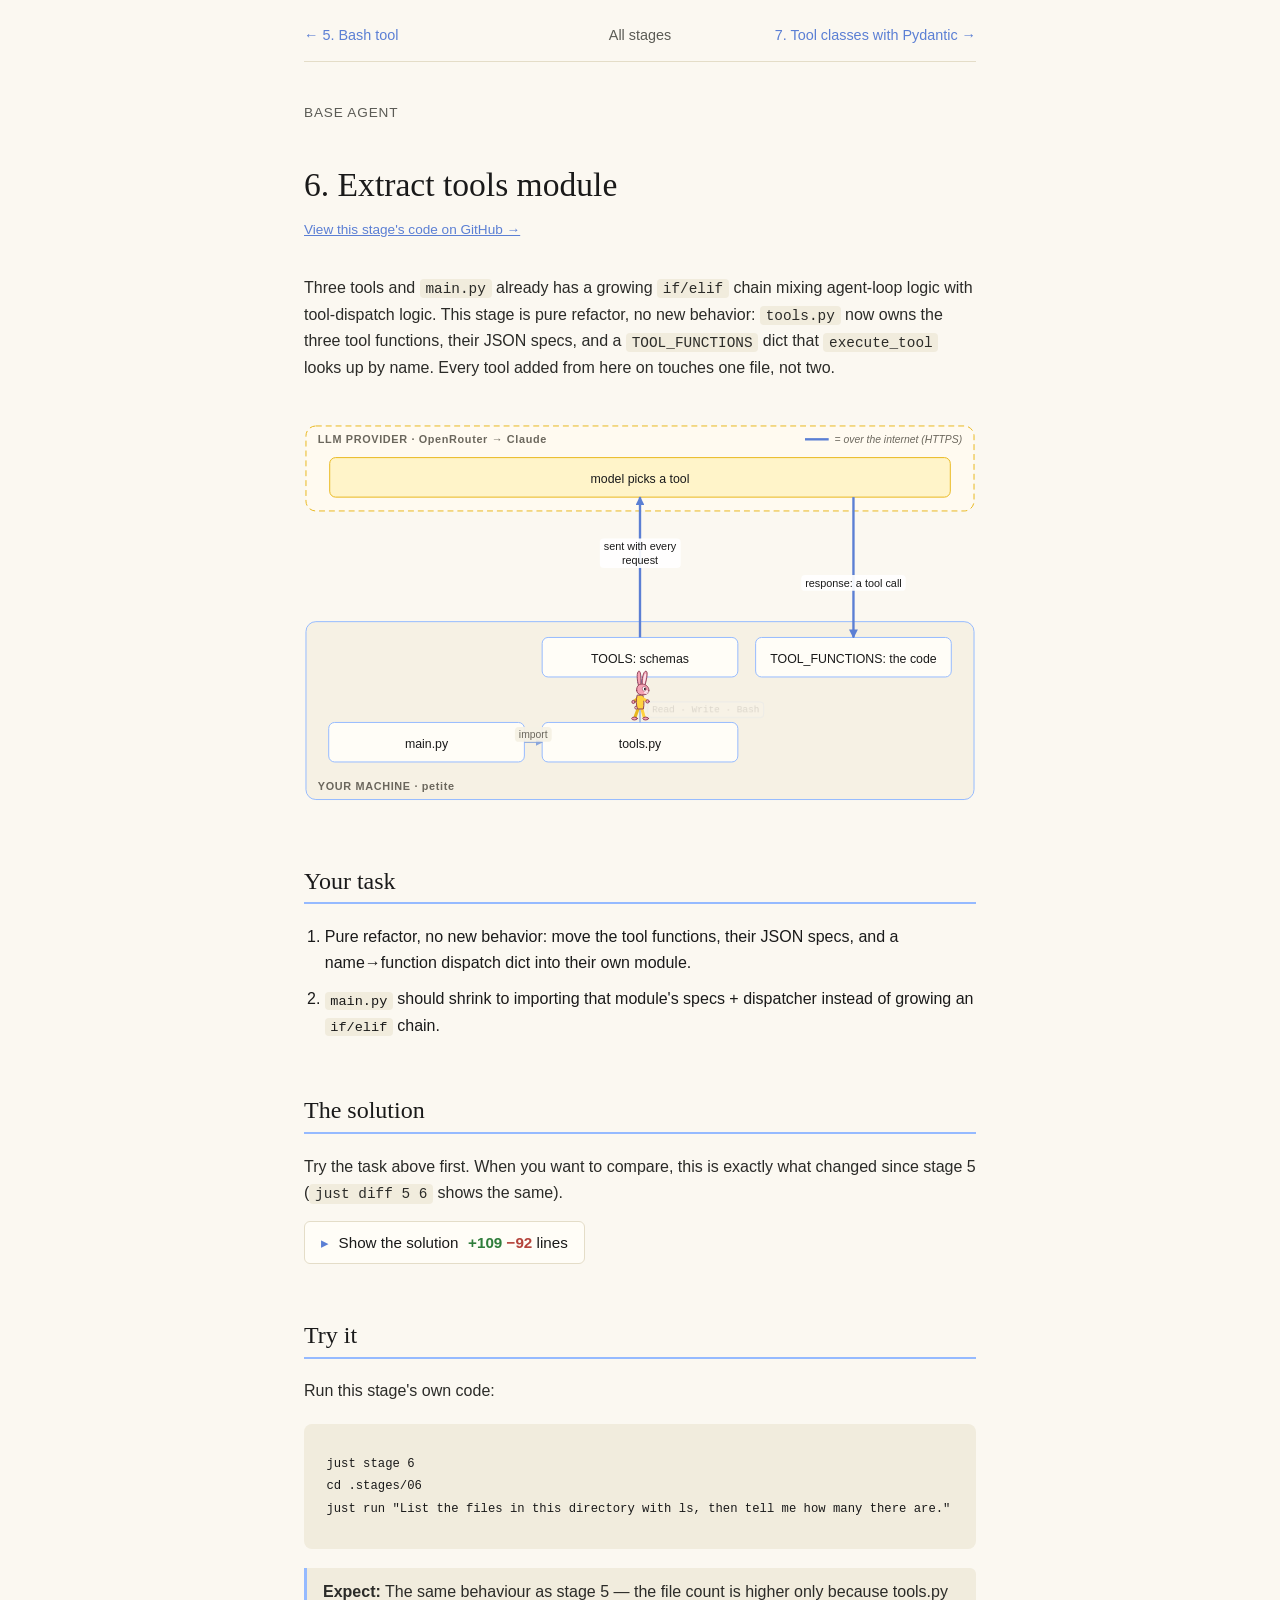
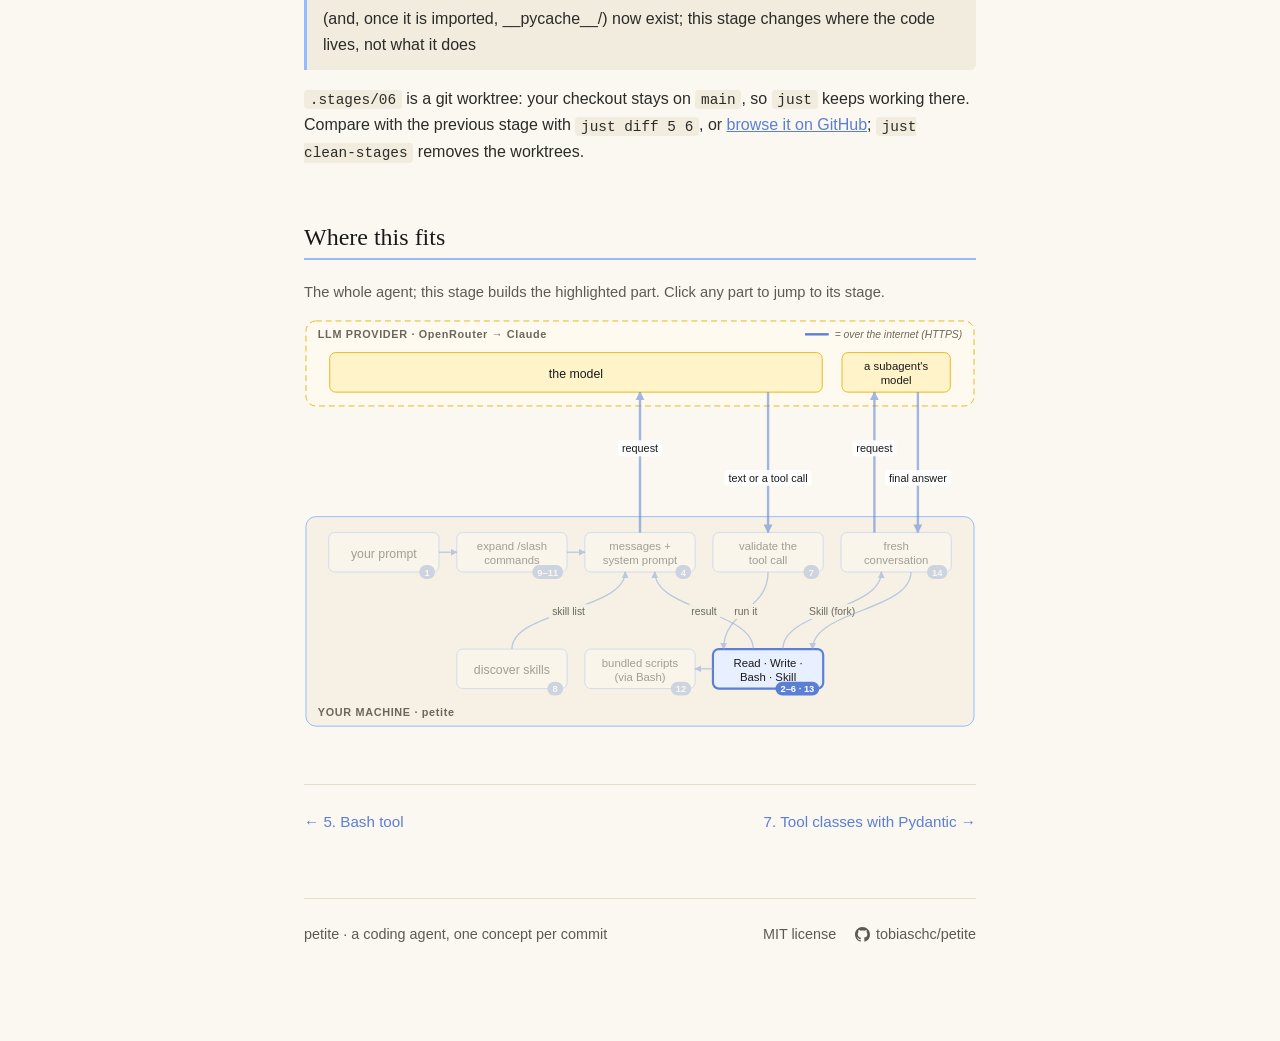
<file: docs/stages/06-extract-tools.html>
<!doctype html>
<html lang="en">
<head>
<meta charset="utf-8">
<meta name="viewport" content="width=device-width, initial-scale=1">
<title>6. Extract tools module — petite</title>
<meta name="description" content="Three tools and main.py already has a growing if/elif chain mixing agent-loop logic with tool-dispatch logic. This stage…">
<!-- generated:og -->
  <meta property="og:type" content="website">
<meta property="og:site_name" content="petite">
<meta property="og:title" content="6. Extract tools module — petite">
<meta property="og:description" content="Three tools and main.py already has a growing if/elif chain mixing agent-loop logic with tool-dispatch logic. This stage…">
<meta property="og:url" content="https://tobiaschc.github.io/petite/stages/06-extract-tools.html">
<meta property="og:image" content="https://tobiaschc.github.io/petite/assets/og.png">
<meta property="og:image:width" content="1200">
<meta property="og:image:height" content="630">
<meta name="twitter:card" content="summary_large_image">
  <!-- /generated:og -->

  <link rel="stylesheet" href="../style.css">
<link rel="icon" href="../assets/favicon.svg" type="image/svg+xml">
<link rel="icon" href="../assets/mark.png" type="image/png">
</head>
<body>
<main>
  <nav class="stage-nav-top">
    <a href="05-bash-tool.html">← <span class="s">Stage </span>5<span class="t">. Bash tool</span></a>
    <a class="all" href="../index.html">All stages</a>
    <a href="07-pydantic-tools.html"><span class="s">Stage </span>7<span class="t">. Tool classes with Pydantic</span> →</a>
  </nav>
  <p class="stage-kicker">Base agent</p>
  <h1 class="page-title">6. Extract tools module</h1>
  <a class="code-link" href="https://github.com/tobiaschc/petite/tree/stage-06-extract-tools">View this stage's code on GitHub →</a>

  <p>Three tools and <code>main.py</code> already has a growing <code>if/elif</code> chain mixing agent-loop logic with tool-dispatch logic. This stage is pure refactor, no new behavior: <code>tools.py</code> now owns the three tool functions, their JSON specs, and a <code>TOOL_FUNCTIONS</code> dict that <code>execute_tool</code> looks up by name. Every tool added from here on touches one file, not two.</p>
  <div class="diagram"></div>
  <script type="application/json" class="diagram-spec">
{"cols": 3, "llm": [{"id": "M", "label": "model picks a tool"}], "local": [{"id": "Specs", "label": "TOOLS: schemas", "col": 1, "row": 0}, {"id": "Funcs", "label": "TOOL_FUNCTIONS: the code", "col": 2, "row": 0}, {"id": "Main", "label": "main.py", "col": 0, "row": 1}, {"id": "Tools", "label": "tools.py", "col": 1, "row": 1}], "edges": [["Main", "Tools", "import"], ["Tools", "Specs"], ["Specs", "M", "sent with every request"], ["M", "Funcs", "response: a tool call"]]}
  </script>
  <script type="application/json" class="rabbit-tour">
    [
      {"edge": "Main-Tools", "carry": "import TOOLS"},
      {"edge": "Tools-Specs", "carry": "Read · Write · Bash"},
      {"edge": "Specs-M", "carry": "tool schemas"},
      {"edge": "M-Funcs", "carry": "Bash(ls -1)"}
    ]
  </script>
  <script type="module" src="../diagram.js"></script>
  <script type="module" src="../rabbit.js"></script>

  <h2>Your task</h2>
  <ol class="task-list">
    <li>Pure refactor, no new behavior: move the tool functions, their JSON specs, and a name→function dispatch dict into their own module.</li>
    <li><code>main.py</code> should shrink to importing that module's specs + dispatcher instead of growing an <code>if/elif</code> chain.</li>
  </ol>

  <!-- generated:diff -->
  <h2>The solution</h2>
  <p class="diff-intro">Try the task above first. When you want to compare, this is exactly what changed since stage 5 (<code>just diff 5 6</code> shows the same).</p>
  <details class="solution"><summary><span class="show">Show the solution</span><span class="hide">Hide the solution</span> <span class="d-stat"><span class="d-plus">+109</span> <span class="d-minus">−92</span> lines</span></summary>
  <details class="diff" open><summary><code>main.py</code><span class="d-stat"><span class="d-plus">+5</span> <span class="d-minus">−92</span></span></summary><pre class="diff-body"><span class="d-hunk">⋯ </span><span class="d-ctx">&quot;&quot;&quot;</span><span class="d-del">Stage 5: the Bash tool</span><span class="d-add">Stage 6: extract a tools module</span><span class="d-ctx"> </span><span class="d-del">Shell access: subprocess.run captures stdout and stderr, and the combined</span><span class="d-del">output goes back to the model as the tool&#x27;s result (empty on a silent</span><span class="d-del">success, like `rm file` with no output).</span><span class="d-add">main.py is now just the agent loop — tool specs and implementations live</span><span class="d-add">in tools.py (see that file for why this split happened).</span><span class="d-ctx">&quot;&quot;&quot;</span><span class="d-ctx"> </span><span class="d-ctx">import argparse</span><span class="d-ctx">import json</span><span class="d-ctx">import os</span><span class="d-del">import subprocess</span><span class="d-ctx">import sys</span><span class="d-ctx"> </span><span class="d-ctx">from openai import OpenAI</span><span class="d-ctx"> </span><span class="d-add">from tools import TOOLS, execute_tool</span><span class="d-add"> </span><span class="d-ctx">API_KEY = os.getenv(&quot;OPENROUTER_API_KEY&quot;)</span><span class="d-ctx">BASE_URL = os.getenv(&quot;OPENROUTER_BASE_URL&quot;, &quot;https://openrouter.ai/api/v1&quot;)</span><span class="d-ctx">MODEL = os.getenv(&quot;MODEL&quot;, &quot;anthropic/claude-haiku-4.5&quot;)</span><span class="d-ctx">MAX_TURNS = 20</span><span class="d-ctx"> </span><span class="d-del">TOOLS = [</span><span class="d-del">    {</span><span class="d-del">        &quot;type&quot;: &quot;function&quot;,</span><span class="d-del">        &quot;function&quot;: {</span><span class="d-del">            &quot;name&quot;: &quot;Read&quot;,</span><span class="d-del">            &quot;description&quot;: &quot;Read and return the contents of a file&quot;,</span><span class="d-del">            &quot;parameters&quot;: {</span><span class="d-del">                &quot;type&quot;: &quot;object&quot;,</span><span class="d-del">                &quot;required&quot;: [&quot;file_path&quot;],</span><span class="d-del">                &quot;properties&quot;: {</span><span class="d-del">                    &quot;file_path&quot;: {</span><span class="d-del">                        &quot;type&quot;: &quot;string&quot;,</span><span class="d-del">                        &quot;description&quot;: &quot;The path to the file to read&quot;,</span><span class="d-del">                    }</span><span class="d-del">                },</span><span class="d-del">            },</span><span class="d-del">        },</span><span class="d-del">    },</span><span class="d-del">    {</span><span class="d-del">        &quot;type&quot;: &quot;function&quot;,</span><span class="d-del">        &quot;function&quot;: {</span><span class="d-del">            &quot;name&quot;: &quot;Write&quot;,</span><span class="d-del">            &quot;description&quot;: &quot;Write content to a file, creating it if needed or overwriting it if it exists&quot;,</span><span class="d-del">            &quot;parameters&quot;: {</span><span class="d-del">                &quot;type&quot;: &quot;object&quot;,</span><span class="d-del">                &quot;required&quot;: [&quot;file_path&quot;, &quot;content&quot;],</span><span class="d-del">                &quot;properties&quot;: {</span><span class="d-del">                    &quot;file_path&quot;: {</span><span class="d-del">                        &quot;type&quot;: &quot;string&quot;,</span><span class="d-del">                        &quot;description&quot;: &quot;The path of the file to write to&quot;,</span><span class="d-del">                    },</span><span class="d-del">                    &quot;content&quot;: {</span><span class="d-del">                        &quot;type&quot;: &quot;string&quot;,</span><span class="d-del">                        &quot;description&quot;: &quot;The content to write to the file&quot;,</span><span class="d-del">                    },</span><span class="d-del">                },</span><span class="d-del">            },</span><span class="d-del">        },</span><span class="d-del">    },</span><span class="d-del">    {</span><span class="d-del">        &quot;type&quot;: &quot;function&quot;,</span><span class="d-del">        &quot;function&quot;: {</span><span class="d-del">            &quot;name&quot;: &quot;Bash&quot;,</span><span class="d-del">            &quot;description&quot;: &quot;Execute a shell command&quot;,</span><span class="d-del">            &quot;parameters&quot;: {</span><span class="d-del">                &quot;type&quot;: &quot;object&quot;,</span><span class="d-del">                &quot;required&quot;: [&quot;command&quot;],</span><span class="d-del">                &quot;properties&quot;: {</span><span class="d-del">                    &quot;command&quot;: {</span><span class="d-del">                        &quot;type&quot;: &quot;string&quot;,</span><span class="d-del">                        &quot;description&quot;: &quot;The command to execute&quot;,</span><span class="d-del">                    }</span><span class="d-del">                },</span><span class="d-del">            },</span><span class="d-del">        },</span><span class="d-del">    },</span><span class="d-del">]</span><span class="d-del"> </span><span class="d-del"> </span><span class="d-del">def Read(file_path):</span><span class="d-del">    with open(file_path) as f:</span><span class="d-del">        return f.read()</span><span class="d-del"> </span><span class="d-del"> </span><span class="d-del">def Write(file_path, content):</span><span class="d-del">    with open(file_path, &quot;w&quot;) as f:</span><span class="d-del">        f.write(content)</span><span class="d-del">    return f&quot;Wrote to {file_path}&quot;</span><span class="d-del"> </span><span class="d-del"> </span><span class="d-del">def Bash(command):</span><span class="d-del">    completed = subprocess.run(command, shell=True, capture_output=True, text=True)</span><span class="d-del">    output = completed.stdout + completed.stderr</span><span class="d-del">    if completed.returncode != 0:</span><span class="d-del">        output += f&quot;\n(exit code {completed.returncode})&quot;</span><span class="d-del">    return output</span><span class="d-del"> </span><span class="d-del"> </span><span class="d-del">def execute_tool(name, arguments):</span><span class="d-del">    if name == &quot;Read&quot;:</span><span class="d-del">        return Read(arguments[&quot;file_path&quot;])</span><span class="d-del">    if name == &quot;Write&quot;:</span><span class="d-del">        return Write(arguments[&quot;file_path&quot;], arguments[&quot;content&quot;])</span><span class="d-del">    if name == &quot;Bash&quot;:</span><span class="d-del">        return Bash(arguments[&quot;command&quot;])</span><span class="d-del">    raise RuntimeError(f&quot;unknown tool: {name}&quot;)</span><span class="d-del"> </span><span class="d-ctx"> </span><span class="d-ctx">def main():</span><span class="d-ctx">    parser = argparse.ArgumentParser(description=&quot;petite-harness: a tiny AI coding assistant&quot;)</span></pre></details>
  <details class="diff" open><summary><code>tools.py</code><span class="d-stat"><span class="d-plus">+104</span> <span class="d-minus">−0</span></span></summary><pre class="diff-body"><span class="d-hunk">⋯ </span><span class="d-add">&quot;&quot;&quot;</span><span class="d-add">Stage 6: extract a tools module</span><span class="d-add"> </span><span class="d-add">Three tools in and the `if/elif` in execute_tool, plus the hand-written</span><span class="d-add">TOOLS list, are two places that have to stay in sync by hand. That&#x27;s the</span><span class="d-add">signal to extract: one module owns both the specs the model sees and the</span><span class="d-add">functions that back them, with a dict instead of a growing if/elif chain.</span><span class="d-add"> </span><span class="d-add">Adding a fourth tool from here on is: write the function, add its spec to</span><span class="d-add">TOOLS, add one line to TOOL_FUNCTIONS. Nothing in main.py changes.</span><span class="d-add">&quot;&quot;&quot;</span><span class="d-add"> </span><span class="d-add">import subprocess</span><span class="d-add"> </span><span class="d-add"> </span><span class="d-add">def Read(file_path):</span><span class="d-add">    with open(file_path) as f:</span><span class="d-add">        return f.read()</span><span class="d-add"> </span><span class="d-add"> </span><span class="d-add">def Write(file_path, content):</span><span class="d-add">    with open(file_path, &quot;w&quot;) as f:</span><span class="d-add">        f.write(content)</span><span class="d-add">    return f&quot;Wrote to {file_path}&quot;</span><span class="d-add"> </span><span class="d-add"> </span><span class="d-add">def Bash(command):</span><span class="d-add">    completed = subprocess.run(command, shell=True, capture_output=True, text=True)</span><span class="d-add">    output = completed.stdout + completed.stderr</span><span class="d-add">    if completed.returncode != 0:</span><span class="d-add">        output += f&quot;\n(exit code {completed.returncode})&quot;</span><span class="d-add">    return output</span><span class="d-add"> </span><span class="d-add"> </span><span class="d-add">TOOLS = [</span><span class="d-add">    {</span><span class="d-add">        &quot;type&quot;: &quot;function&quot;,</span><span class="d-add">        &quot;function&quot;: {</span><span class="d-add">            &quot;name&quot;: &quot;Read&quot;,</span><span class="d-add">            &quot;description&quot;: &quot;Read and return the contents of a file&quot;,</span><span class="d-add">            &quot;parameters&quot;: {</span><span class="d-add">                &quot;type&quot;: &quot;object&quot;,</span><span class="d-add">                &quot;required&quot;: [&quot;file_path&quot;],</span><span class="d-add">                &quot;properties&quot;: {</span><span class="d-add">                    &quot;file_path&quot;: {</span><span class="d-add">                        &quot;type&quot;: &quot;string&quot;,</span><span class="d-add">                        &quot;description&quot;: &quot;The path to the file to read&quot;,</span><span class="d-add">                    }</span><span class="d-add">                },</span><span class="d-add">            },</span><span class="d-add">        },</span><span class="d-add">    },</span><span class="d-add">    {</span><span class="d-add">        &quot;type&quot;: &quot;function&quot;,</span><span class="d-add">        &quot;function&quot;: {</span><span class="d-add">            &quot;name&quot;: &quot;Write&quot;,</span><span class="d-add">            &quot;description&quot;: &quot;Write content to a file, creating it if needed or overwriting it if it exists&quot;,</span><span class="d-add">            &quot;parameters&quot;: {</span><span class="d-add">                &quot;type&quot;: &quot;object&quot;,</span><span class="d-add">                &quot;required&quot;: [&quot;file_path&quot;, &quot;content&quot;],</span><span class="d-add">                &quot;properties&quot;: {</span><span class="d-add">                    &quot;file_path&quot;: {</span><span class="d-add">                        &quot;type&quot;: &quot;string&quot;,</span><span class="d-add">                        &quot;description&quot;: &quot;The path of the file to write to&quot;,</span><span class="d-add">                    },</span><span class="d-add">                    &quot;content&quot;: {</span><span class="d-add">                        &quot;type&quot;: &quot;string&quot;,</span><span class="d-add">                        &quot;description&quot;: &quot;The content to write to the file&quot;,</span><span class="d-add">                    },</span><span class="d-add">                },</span><span class="d-add">            },</span><span class="d-add">        },</span><span class="d-add">    },</span><span class="d-add">    {</span><span class="d-add">        &quot;type&quot;: &quot;function&quot;,</span><span class="d-add">        &quot;function&quot;: {</span><span class="d-add">            &quot;name&quot;: &quot;Bash&quot;,</span><span class="d-add">            &quot;description&quot;: &quot;Execute a shell command&quot;,</span><span class="d-add">            &quot;parameters&quot;: {</span><span class="d-add">                &quot;type&quot;: &quot;object&quot;,</span><span class="d-add">                &quot;required&quot;: [&quot;command&quot;],</span><span class="d-add">                &quot;properties&quot;: {</span><span class="d-add">                    &quot;command&quot;: {</span><span class="d-add">                        &quot;type&quot;: &quot;string&quot;,</span><span class="d-add">                        &quot;description&quot;: &quot;The command to execute&quot;,</span><span class="d-add">                    }</span><span class="d-add">                },</span><span class="d-add">            },</span><span class="d-add">        },</span><span class="d-add">    },</span><span class="d-add">]</span><span class="d-add"> </span><span class="d-add">TOOL_FUNCTIONS = {</span><span class="d-add">    &quot;Read&quot;: Read,</span><span class="d-add">    &quot;Write&quot;: Write,</span><span class="d-add">    &quot;Bash&quot;: Bash,</span><span class="d-add">}</span><span class="d-add"> </span><span class="d-add"> </span><span class="d-add">def execute_tool(name, arguments):</span><span class="d-add">    fn = TOOL_FUNCTIONS.get(name)</span><span class="d-add">    if fn is None:</span><span class="d-add">        raise RuntimeError(f&quot;unknown tool: {name}&quot;)</span><span class="d-add">    return fn(**arguments)</span></pre></details>
  </details>
  <!-- /generated:diff -->

  <h2>Try it</h2>
  <p>Run this stage's own code:</p>
  <div class="replicate-steps">
    <pre><code>just stage 6
cd .stages/06
just run "List the files in this directory with ls, then tell me how many there are."</code></pre>
  </div>
  <p class="expect"><strong>Expect:</strong> The same behaviour as stage 5 — the file count is higher only because tools.py (and, once it is imported, __pycache__/) now exist; this stage changes where the code lives, not what it does</p>
  <p>
    <code>.stages/06</code> is a git worktree: your checkout stays on <code>main</code>, so
    <code>just</code> keeps working there. Compare with the previous stage with <code>just diff 5 6</code>,
    or <a href="https://github.com/tobiaschc/petite/tree/stage-06-extract-tools">browse it on GitHub</a>;
    <code>just clean-stages</code> removes the worktrees.
  </p>


  <!-- generated:map -->
  <h2>Where this fits</h2>
  <p class="map-intro">The whole agent; this stage builds the highlighted part. Click any part to jump to its stage.</p>
  <div class="diagram map"></div>
  <script type="application/json" class="diagram-spec">
{"cols": 5, "rowGap": 118, "llm": [{"id": "M", "label": "the model", "span": [0, 3]}, {"id": "M2", "label": "a subagent's model", "span": [4, 4]}], "local": [{"id": "P", "label": "your prompt", "col": 0, "row": 0, "badge": "1", "href": "01-talk-to-llm.html"}, {"id": "Slash", "label": "expand /slash commands", "col": 1, "row": 0, "badge": "9–11", "href": "09-slash-commands.html"}, {"id": "Msgs", "label": "messages + system prompt", "col": 2, "row": 0, "badge": "4", "href": "04-agent-loop.html"}, {"id": "Val", "label": "validate the tool call", "col": 3, "row": 0, "badge": "7", "href": "07-pydantic-tools.html"}, {"id": "Fork", "label": "fresh conversation", "col": 4, "row": 0, "badge": "14", "href": "14-subagents.html"}, {"id": "Disc", "label": "discover skills", "col": 1, "row": 1, "badge": "8", "href": "08-skills-level1.html"}, {"id": "Scripts", "label": "bundled scripts (via Bash)", "col": 2, "row": 1, "badge": "12", "href": "12-bundled-scripts.html"}, {"id": "Tools", "label": "Read · Write · Bash · Skill", "col": 3, "row": 1, "badge": "2–6 · 13", "href": "02-read-tool.html"}], "edges": [["P", "Slash"], ["Slash", "Msgs"], ["Disc", "Msgs", "skill list"], ["Msgs", "M", "request"], ["M", "Val", "text or a tool call"], ["Val", "Tools", "run it"], ["Tools", "Msgs", "result"], ["Tools", "Scripts"], ["Tools", "Fork", "Skill (fork)"], ["Fork", "M2", "request"], ["M2", "Fork", "final answer"], ["Fork", "Tools"]], "highlight": ["Tools"]}
  </script>
  <!-- /generated:map -->

  <div class="stage-nav">
    <a href="05-bash-tool.html">← 5. Bash tool</a>
    <span class="spacer"></span>
    <a href="07-pydantic-tools.html">7. Tool classes with Pydantic →</a>
  </div>

  <footer class="site-footer">
    <span><a href="../">petite</a> · a coding agent, one concept per commit</span>
    <span class="footer-links">
      <a href="https://github.com/tobiaschc/petite/blob/main/LICENSE">MIT license</a>
      <a class="gh" href="https://github.com/tobiaschc/petite"><svg viewBox="0 0 16 16" width="15" height="15" aria-hidden="true" fill="currentColor"><path d="M8 0C3.58 0 0 3.58 0 8c0 3.54 2.29 6.53 5.47 7.59.4.07.55-.17.55-.38 0-.19-.01-.82-.01-1.49-2.01.37-2.53-.49-2.69-.94-.09-.23-.48-.94-.82-1.13-.28-.15-.68-.52-.01-.53.63-.01 1.08.58 1.23.82.72 1.21 1.87.87 2.33.66.07-.52.28-.87.51-1.07-1.78-.2-3.64-.89-3.64-3.95 0-.87.31-1.59.82-2.15-.08-.2-.36-1.02.08-2.12 0 0 .67-.21 2.2.82.64-.18 1.32-.27 2-.27.68 0 1.36.09 2 .27 1.53-1.04 2.2-.82 2.2-.82.44 1.1.16 1.92.08 2.12.51.56.82 1.27.82 2.15 0 3.07-1.87 3.75-3.65 3.95.29.25.54.73.54 1.48 0 1.07-.01 1.93-.01 2.2 0 .21.15.46.55.38A8.013 8.013 0 0016 8c0-4.42-3.58-8-8-8z"/></svg> tobiaschc/petite</a>
    </span>
  </footer>
</main>
</body>
</html>
</file>
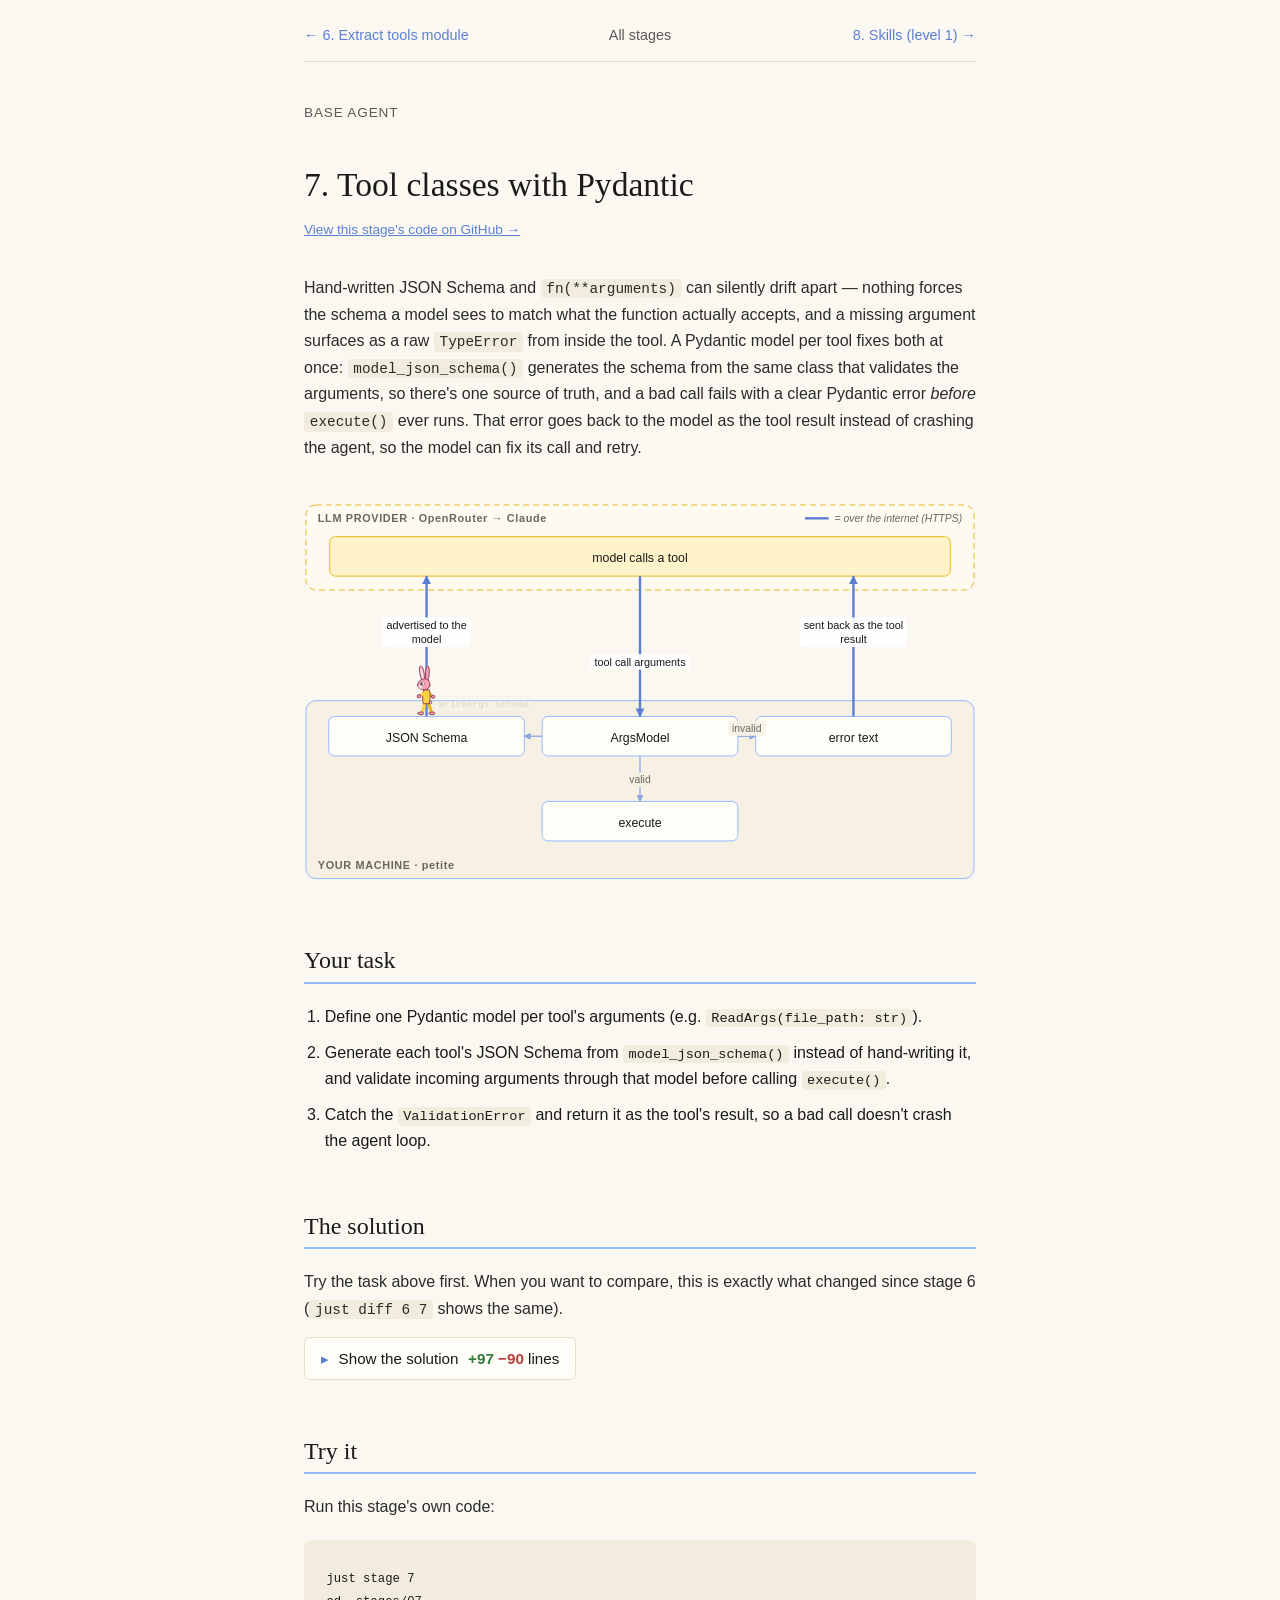
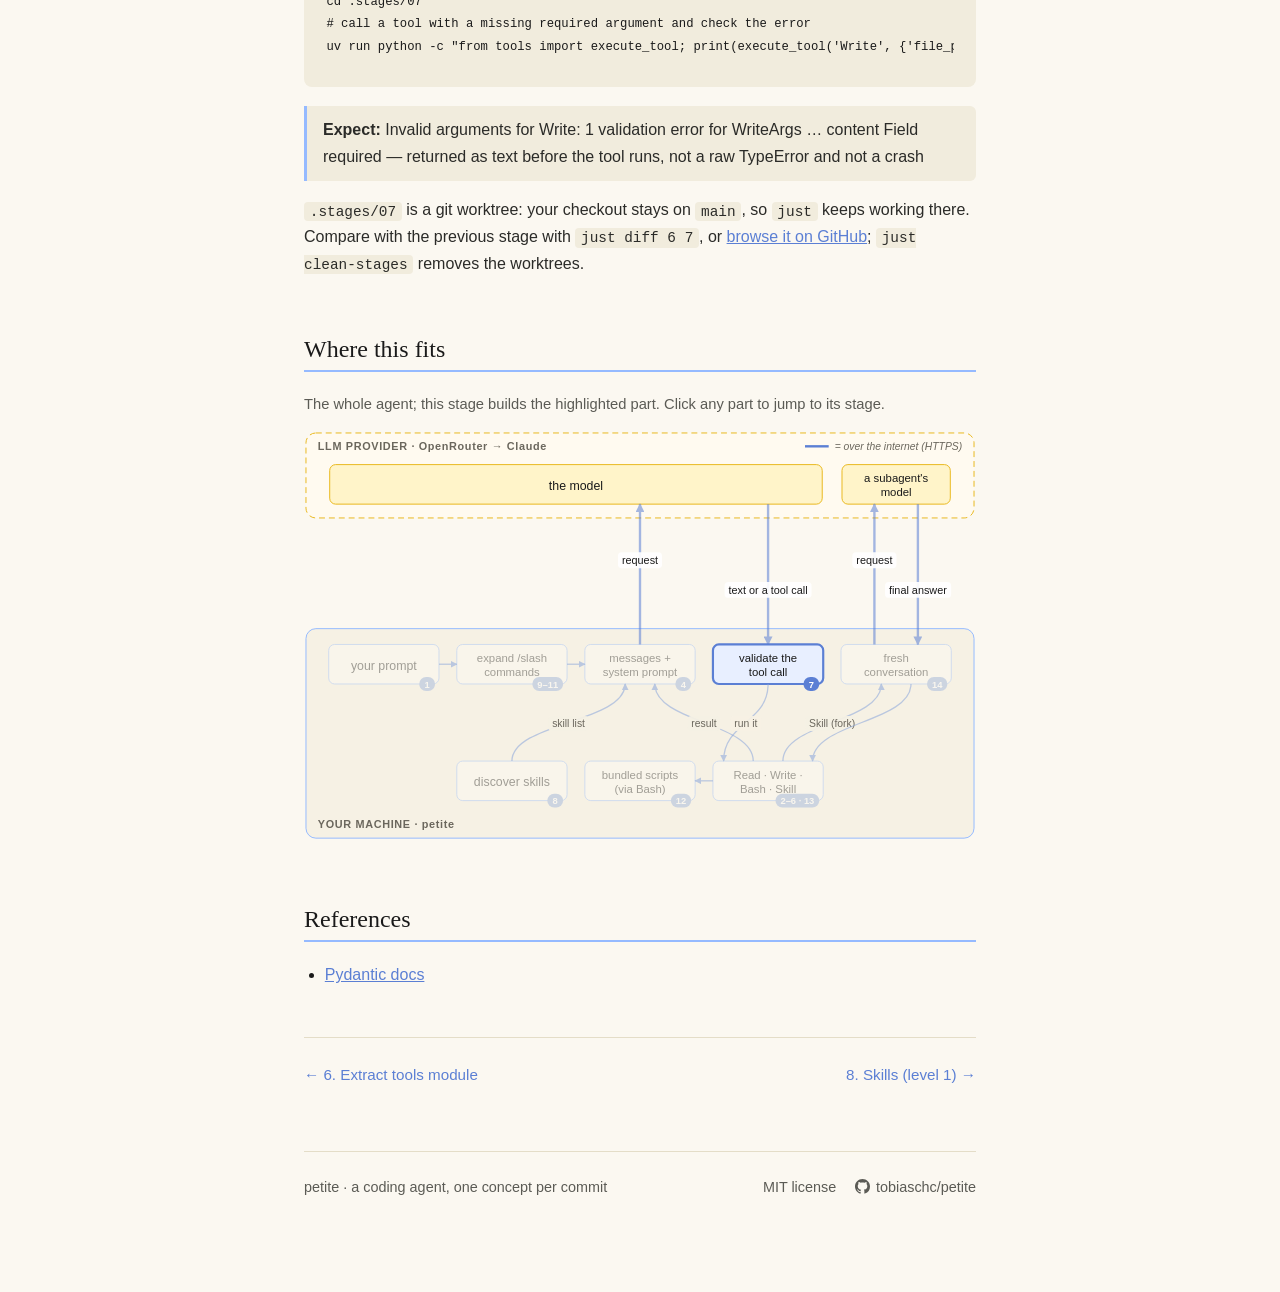
<file: docs/stages/07-pydantic-tools.html>
<!doctype html>
<html lang="en">
<head>
<meta charset="utf-8">
<meta name="viewport" content="width=device-width, initial-scale=1">
<title>7. Tool classes with Pydantic — petite</title>
<meta name="description" content="Hand-written JSON Schema and fn(**arguments) can silently drift apart — nothing forces the schema a model sees to match what the…">
<!-- generated:og -->
  <meta property="og:type" content="website">
<meta property="og:site_name" content="petite">
<meta property="og:title" content="7. Tool classes with Pydantic — petite">
<meta property="og:description" content="Hand-written JSON Schema and fn(**arguments) can silently drift apart — nothing forces the schema a model sees to match what the…">
<meta property="og:url" content="https://tobiaschc.github.io/petite/stages/07-pydantic-tools.html">
<meta property="og:image" content="https://tobiaschc.github.io/petite/assets/og.png">
<meta property="og:image:width" content="1200">
<meta property="og:image:height" content="630">
<meta name="twitter:card" content="summary_large_image">
  <!-- /generated:og -->

  <link rel="stylesheet" href="../style.css">
<link rel="icon" href="../assets/favicon.svg" type="image/svg+xml">
<link rel="icon" href="../assets/mark.png" type="image/png">
</head>
<body>
<main>
  <nav class="stage-nav-top">
    <a href="06-extract-tools.html">← <span class="s">Stage </span>6<span class="t">. Extract tools module</span></a>
    <a class="all" href="../index.html">All stages</a>
    <a href="08-skills-level1.html"><span class="s">Stage </span>8<span class="t">. Skills (level 1)</span> →</a>
  </nav>
  <p class="stage-kicker">Base agent</p>
  <h1 class="page-title">7. Tool classes with Pydantic</h1>
  <a class="code-link" href="https://github.com/tobiaschc/petite/tree/stage-07-pydantic-tools">View this stage's code on GitHub →</a>

  <p>Hand-written JSON Schema and <code>fn(**arguments)</code> can silently drift apart — nothing forces the schema a model sees to match what the function actually accepts, and a missing argument surfaces as a raw <code>TypeError</code> from inside the tool. A Pydantic model per tool fixes both at once: <code>model_json_schema()</code> generates the schema from the same class that validates the arguments, so there's one source of truth, and a bad call fails with a clear Pydantic error <em>before</em> <code>execute()</code> ever runs. That error goes back to the model as the tool result instead of crashing the agent, so the model can fix its call and retry.</p>
  <div class="diagram"></div>
  <script type="application/json" class="diagram-spec">
{"cols": 3, "llm": [{"id": "M", "label": "model calls a tool"}], "local": [{"id": "Schema", "label": "JSON Schema", "col": 0, "row": 0}, {"id": "AM", "label": "ArgsModel", "col": 1, "row": 0}, {"id": "Err", "label": "error text", "col": 2, "row": 0}, {"id": "Exec", "label": "execute", "col": 1, "row": 1}], "edges": [["AM", "Schema"], ["Schema", "M", "advertised to the model"], ["M", "AM", "tool call arguments"], ["AM", "Err", "invalid"], ["Err", "M", "sent back as the tool result"], ["AM", "Exec", "valid"]]}
  </script>
  <script type="application/json" class="rabbit-tour">
    [
      {"edge": "AM-Schema", "carry": "model_json_schema()"},
      {"edge": "Schema-M", "carry": "WriteArgs schema"},
      {"edge": "M-AM", "carry": "{file_path: 'x.txt'}"},
      {"edge": "AM-Err", "carry": "content: Field required"},
      {"edge": "Err-M", "carry": "Invalid arguments for Write…"},
      {"edge": "M-AM", "carry": "{file_path, content}"},
      {"edge": "AM-Exec", "carry": "validated ✓"}
    ]
  </script>
  <script type="module" src="../diagram.js"></script>
  <script type="module" src="../rabbit.js"></script>

  <h2>Your task</h2>
  <ol class="task-list">
    <li>Define one Pydantic model per tool's arguments (e.g. <code>ReadArgs(file_path: str)</code>).</li>
    <li>Generate each tool's JSON Schema from <code>model_json_schema()</code> instead of hand-writing it, and validate incoming arguments through that model before calling <code>execute()</code>.</li>
    <li>Catch the <code>ValidationError</code> and return it as the tool's result, so a bad call doesn't crash the agent loop.</li>
  </ol>

  <!-- generated:diff -->
  <h2>The solution</h2>
  <p class="diff-intro">Try the task above first. When you want to compare, this is exactly what changed since stage 6 (<code>just diff 6 7</code> shows the same).</p>
  <details class="solution"><summary><span class="show">Show the solution</span><span class="hide">Hide the solution</span> <span class="d-stat"><span class="d-plus">+97</span> <span class="d-minus">−90</span> lines</span></summary>
  <details class="diff" open><summary><code>tools.py</code><span class="d-stat"><span class="d-plus">+97</span> <span class="d-minus">−90</span></span></summary><pre class="diff-body"><span class="d-hunk">⋯ </span><span class="d-ctx">&quot;&quot;&quot;</span><span class="d-del">Stage 6: extract a tools module</span><span class="d-add">Stage 7: Tool classes with Pydantic validation</span><span class="d-ctx"> </span><span class="d-del">Three tools in and the `if/elif` in execute_tool, plus the hand-written</span><span class="d-del">TOOLS list, are two places that have to stay in sync by hand. That&#x27;s the</span><span class="d-del">signal to extract: one module owns both the specs the model sees and the</span><span class="d-del">functions that back them, with a dict instead of a growing if/elif chain.</span><span class="d-add">Two problems with the previous stage&#x27;s TOOLS list:</span><span class="d-ctx"> </span><span class="d-del">Adding a fourth tool from here on is: write the function, add its spec to</span><span class="d-del">TOOLS, add one line to TOOL_FUNCTIONS. Nothing in main.py changes.</span><span class="d-add">1. The JSON Schema for each tool&#x27;s parameters was hand-written and could</span><span class="d-add">   drift from what execute() actually accepts.</span><span class="d-add">2. execute_tool did `fn(**arguments)` on whatever JSON the model sent —</span><span class="d-add">   a missing or mistyped argument surfaced as a raw Python TypeError deep</span><span class="d-add">   inside the tool, not a clear validation error.</span><span class="d-add"> </span><span class="d-add">A Pydantic model per tool fixes both: the schema comes from</span><span class="d-add">`model_json_schema()` (one source of truth), and arguments are validated</span><span class="d-add">and coerced through that model *before* execute() ever runs.</span><span class="d-ctx">&quot;&quot;&quot;</span><span class="d-ctx"> </span><span class="d-ctx">import subprocess</span><span class="d-ctx"> </span><span class="d-add">from pydantic import BaseModel, Field, ValidationError</span><span class="d-ctx"> </span><span class="d-del">def Read(file_path):</span><span class="d-del">    with open(file_path) as f:</span><span class="d-del">        return f.read()</span><span class="d-del"> </span><span class="d-del"> </span><span class="d-del">def Write(file_path, content):</span><span class="d-del">    with open(file_path, &quot;w&quot;) as f:</span><span class="d-del">        f.write(content)</span><span class="d-del">    return f&quot;Wrote to {file_path}&quot;</span><span class="d-del"> </span><span class="d-del"> </span><span class="d-del">def Bash(command):</span><span class="d-del">    completed = subprocess.run(command, shell=True, capture_output=True, text=True)</span><span class="d-del">    output = completed.stdout + completed.stderr</span><span class="d-del">    if completed.returncode != 0:</span><span class="d-del">        output += f&quot;\n(exit code {completed.returncode})&quot;</span><span class="d-del">    return output</span><span class="d-del"> </span><span class="d-del"> </span><span class="d-del">TOOLS = [</span><span class="d-del">    {</span><span class="d-del">        &quot;type&quot;: &quot;function&quot;,</span><span class="d-del">        &quot;function&quot;: {</span><span class="d-del">            &quot;name&quot;: &quot;Read&quot;,</span><span class="d-del">            &quot;description&quot;: &quot;Read and return the contents of a file&quot;,</span><span class="d-del">            &quot;parameters&quot;: {</span><span class="d-del">                &quot;type&quot;: &quot;object&quot;,</span><span class="d-del">                &quot;required&quot;: [&quot;file_path&quot;],</span><span class="d-del">                &quot;properties&quot;: {</span><span class="d-del">                    &quot;file_path&quot;: {</span><span class="d-del">                        &quot;type&quot;: &quot;string&quot;,</span><span class="d-del">                        &quot;description&quot;: &quot;The path to the file to read&quot;,</span><span class="d-del">                    }</span><span class="d-del">                },</span><span class="d-del">            },</span><span class="d-del">        },</span><span class="d-del">    },</span><span class="d-del">    {</span><span class="d-del">        &quot;type&quot;: &quot;function&quot;,</span><span class="d-del">        &quot;function&quot;: {</span><span class="d-del">            &quot;name&quot;: &quot;Write&quot;,</span><span class="d-del">            &quot;description&quot;: &quot;Write content to a file, creating it if needed or overwriting it if it exists&quot;,</span><span class="d-del">            &quot;parameters&quot;: {</span><span class="d-del">                &quot;type&quot;: &quot;object&quot;,</span><span class="d-del">                &quot;required&quot;: [&quot;file_path&quot;, &quot;content&quot;],</span><span class="d-del">                &quot;properties&quot;: {</span><span class="d-del">                    &quot;file_path&quot;: {</span><span class="d-del">                        &quot;type&quot;: &quot;string&quot;,</span><span class="d-del">                        &quot;description&quot;: &quot;The path of the file to write to&quot;,</span><span class="d-del">                    },</span><span class="d-del">                    &quot;content&quot;: {</span><span class="d-del">                        &quot;type&quot;: &quot;string&quot;,</span><span class="d-del">                        &quot;description&quot;: &quot;The content to write to the file&quot;,</span><span class="d-del">                    },</span><span class="d-del">                },</span><span class="d-del">            },</span><span class="d-del">        },</span><span class="d-del">    },</span><span class="d-del">    {</span><span class="d-del">        &quot;type&quot;: &quot;function&quot;,</span><span class="d-del">        &quot;function&quot;: {</span><span class="d-del">            &quot;name&quot;: &quot;Bash&quot;,</span><span class="d-del">            &quot;description&quot;: &quot;Execute a shell command&quot;,</span><span class="d-del">            &quot;parameters&quot;: {</span><span class="d-del">                &quot;type&quot;: &quot;object&quot;,</span><span class="d-del">                &quot;required&quot;: [&quot;command&quot;],</span><span class="d-del">                &quot;properties&quot;: {</span><span class="d-del">                    &quot;command&quot;: {</span><span class="d-del">                        &quot;type&quot;: &quot;string&quot;,</span><span class="d-del">                        &quot;description&quot;: &quot;The command to execute&quot;,</span><span class="d-del">                    }</span><span class="d-del">                },</span><span class="d-add"> </span><span class="d-add">class ReadArgs(BaseModel):</span><span class="d-add">    file_path: str = Field(description=&quot;The path to the file to read&quot;)</span><span class="d-add"> </span><span class="d-add"> </span><span class="d-add">class WriteArgs(BaseModel):</span><span class="d-add">    file_path: str = Field(description=&quot;The path of the file to write to&quot;)</span><span class="d-add">    content: str = Field(description=&quot;The content to write to the file&quot;)</span><span class="d-add"> </span><span class="d-add"> </span><span class="d-add">class BashArgs(BaseModel):</span><span class="d-add">    command: str = Field(description=&quot;The command to execute&quot;)</span><span class="d-add"> </span><span class="d-add"> </span><span class="d-add">class Tool:</span><span class="d-add">    name: str</span><span class="d-add">    description: str</span><span class="d-add">    args_model: type[BaseModel]</span><span class="d-add"> </span><span class="d-add">    def parameters(self):</span><span class="d-add">        return self.args_model.model_json_schema()</span><span class="d-add"> </span><span class="d-add">    def spec(self):</span><span class="d-add">        return {</span><span class="d-add">            &quot;type&quot;: &quot;function&quot;,</span><span class="d-add">            &quot;function&quot;: {</span><span class="d-add">                &quot;name&quot;: self.name,</span><span class="d-add">                &quot;description&quot;: self.description,</span><span class="d-add">                &quot;parameters&quot;: self.parameters(),</span><span class="d-ctx">            },</span><span class="d-del">        },</span><span class="d-del">    },</span><span class="d-del">]</span><span class="d-add">        }</span><span class="d-add"> </span><span class="d-add">    def execute(self, **kwargs):</span><span class="d-add">        raise NotImplementedError</span><span class="d-ctx"> </span><span class="d-del">TOOL_FUNCTIONS = {</span><span class="d-del">    &quot;Read&quot;: Read,</span><span class="d-del">    &quot;Write&quot;: Write,</span><span class="d-del">    &quot;Bash&quot;: Bash,</span><span class="d-del">}</span><span class="d-add"> </span><span class="d-add">class ReadTool(Tool):</span><span class="d-add">    name = &quot;Read&quot;</span><span class="d-add">    description = &quot;Read and return the contents of a file&quot;</span><span class="d-add">    args_model = ReadArgs</span><span class="d-add"> </span><span class="d-add">    def execute(self, file_path):</span><span class="d-add">        with open(file_path) as f:</span><span class="d-add">            return f.read()</span><span class="d-add"> </span><span class="d-add"> </span><span class="d-add">class WriteTool(Tool):</span><span class="d-add">    name = &quot;Write&quot;</span><span class="d-add">    description = &quot;Write content to a file, creating it if needed or overwriting it if it exists&quot;</span><span class="d-add">    args_model = WriteArgs</span><span class="d-add"> </span><span class="d-add">    def execute(self, file_path, content):</span><span class="d-add">        with open(file_path, &quot;w&quot;) as f:</span><span class="d-add">            f.write(content)</span><span class="d-add">        return f&quot;Wrote to {file_path}&quot;</span><span class="d-add"> </span><span class="d-add"> </span><span class="d-add">class BashTool(Tool):</span><span class="d-add">    name = &quot;Bash&quot;</span><span class="d-add">    description = &quot;Execute a shell command&quot;</span><span class="d-add">    args_model = BashArgs</span><span class="d-add"> </span><span class="d-add">    def execute(self, command):</span><span class="d-add">        completed = subprocess.run(command, shell=True, capture_output=True, text=True)</span><span class="d-add">        output = completed.stdout + completed.stderr</span><span class="d-add">        if completed.returncode != 0:</span><span class="d-add">            output += f&quot;\n(exit code {completed.returncode})&quot;</span><span class="d-add">        return output</span><span class="d-add"> </span><span class="d-add"> </span><span class="d-add">ALL_TOOLS = [ReadTool(), WriteTool(), BashTool()]</span><span class="d-add"> </span><span class="d-add">TOOLS = [tool.spec() for tool in ALL_TOOLS]</span><span class="d-add"> </span><span class="d-add">TOOLS_BY_NAME = {tool.name: tool for tool in ALL_TOOLS}</span><span class="d-ctx"> </span><span class="d-ctx"> </span><span class="d-ctx">def execute_tool(name, arguments):</span><span class="d-del">    fn = TOOL_FUNCTIONS.get(name)</span><span class="d-del">    if fn is None:</span><span class="d-add">    tool = TOOLS_BY_NAME.get(name)</span><span class="d-add">    if tool is None:</span><span class="d-ctx">        raise RuntimeError(f&quot;unknown tool: {name}&quot;)</span><span class="d-del">    return fn(**arguments)</span><span class="d-add"> </span><span class="d-add">    # Validates and coerces `arguments` against the tool&#x27;s Pydantic model</span><span class="d-add">    # before execute() runs — a missing/mistyped field fails here with a</span><span class="d-add">    # clear error, returned as the tool result rather than crashing the</span><span class="d-add">    # agent, so the model can see what&#x27;s wrong and retry.</span><span class="d-add">    try:</span><span class="d-add">        validated = tool.args_model(**arguments)</span><span class="d-add">    except ValidationError as e:</span><span class="d-add">        return f&quot;Invalid arguments for {name}: {e}&quot;</span><span class="d-add">    return tool.execute(**validated.model_dump())</span></pre></details>
  </details>
  <!-- /generated:diff -->

  <h2>Try it</h2>
  <p>Run this stage's own code:</p>
  <div class="replicate-steps">
    <pre><code>just stage 7
cd .stages/07
# call a tool with a missing required argument and check the error
uv run python -c "from tools import execute_tool; print(execute_tool('Write', {'file_path': 'x.txt'}))"</code></pre>
  </div>
  <p class="expect"><strong>Expect:</strong> Invalid arguments for Write: 1 validation error for WriteArgs … content Field required — returned as text before the tool runs, not a raw TypeError and not a crash</p>
  <p>
    <code>.stages/07</code> is a git worktree: your checkout stays on <code>main</code>, so
    <code>just</code> keeps working there. Compare with the previous stage with <code>just diff 6 7</code>,
    or <a href="https://github.com/tobiaschc/petite/tree/stage-07-pydantic-tools">browse it on GitHub</a>;
    <code>just clean-stages</code> removes the worktrees.
  </p>

  <!-- generated:map -->
  <h2>Where this fits</h2>
  <p class="map-intro">The whole agent; this stage builds the highlighted part. Click any part to jump to its stage.</p>
  <div class="diagram map"></div>
  <script type="application/json" class="diagram-spec">
{"cols": 5, "rowGap": 118, "llm": [{"id": "M", "label": "the model", "span": [0, 3]}, {"id": "M2", "label": "a subagent's model", "span": [4, 4]}], "local": [{"id": "P", "label": "your prompt", "col": 0, "row": 0, "badge": "1", "href": "01-talk-to-llm.html"}, {"id": "Slash", "label": "expand /slash commands", "col": 1, "row": 0, "badge": "9–11", "href": "09-slash-commands.html"}, {"id": "Msgs", "label": "messages + system prompt", "col": 2, "row": 0, "badge": "4", "href": "04-agent-loop.html"}, {"id": "Val", "label": "validate the tool call", "col": 3, "row": 0, "badge": "7", "href": "07-pydantic-tools.html"}, {"id": "Fork", "label": "fresh conversation", "col": 4, "row": 0, "badge": "14", "href": "14-subagents.html"}, {"id": "Disc", "label": "discover skills", "col": 1, "row": 1, "badge": "8", "href": "08-skills-level1.html"}, {"id": "Scripts", "label": "bundled scripts (via Bash)", "col": 2, "row": 1, "badge": "12", "href": "12-bundled-scripts.html"}, {"id": "Tools", "label": "Read · Write · Bash · Skill", "col": 3, "row": 1, "badge": "2–6 · 13", "href": "02-read-tool.html"}], "edges": [["P", "Slash"], ["Slash", "Msgs"], ["Disc", "Msgs", "skill list"], ["Msgs", "M", "request"], ["M", "Val", "text or a tool call"], ["Val", "Tools", "run it"], ["Tools", "Msgs", "result"], ["Tools", "Scripts"], ["Tools", "Fork", "Skill (fork)"], ["Fork", "M2", "request"], ["M2", "Fork", "final answer"], ["Fork", "Tools"]], "highlight": ["Val"]}
  </script>
  <!-- /generated:map -->

  <h2>References</h2>
  <ul class="refs-list">
    <li><a href="https://docs.pydantic.dev/latest/">Pydantic docs</a></li>
  </ul>

  <div class="stage-nav">
    <a href="06-extract-tools.html">← 6. Extract tools module</a>
    <span class="spacer"></span>
    <a href="08-skills-level1.html">8. Skills (level 1) →</a>
  </div>

  <footer class="site-footer">
    <span><a href="../">petite</a> · a coding agent, one concept per commit</span>
    <span class="footer-links">
      <a href="https://github.com/tobiaschc/petite/blob/main/LICENSE">MIT license</a>
      <a class="gh" href="https://github.com/tobiaschc/petite"><svg viewBox="0 0 16 16" width="15" height="15" aria-hidden="true" fill="currentColor"><path d="M8 0C3.58 0 0 3.58 0 8c0 3.54 2.29 6.53 5.47 7.59.4.07.55-.17.55-.38 0-.19-.01-.82-.01-1.49-2.01.37-2.53-.49-2.69-.94-.09-.23-.48-.94-.82-1.13-.28-.15-.68-.52-.01-.53.63-.01 1.08.58 1.23.82.72 1.21 1.87.87 2.33.66.07-.52.28-.87.51-1.07-1.78-.2-3.64-.89-3.64-3.95 0-.87.31-1.59.82-2.15-.08-.2-.36-1.02.08-2.12 0 0 .67-.21 2.2.82.64-.18 1.32-.27 2-.27.68 0 1.36.09 2 .27 1.53-1.04 2.2-.82 2.2-.82.44 1.1.16 1.92.08 2.12.51.56.82 1.27.82 2.15 0 3.07-1.87 3.75-3.65 3.95.29.25.54.73.54 1.48 0 1.07-.01 1.93-.01 2.2 0 .21.15.46.55.38A8.013 8.013 0 0016 8c0-4.42-3.58-8-8-8z"/></svg> tobiaschc/petite</a>
    </span>
  </footer>
</main>
</body>
</html>
</file>
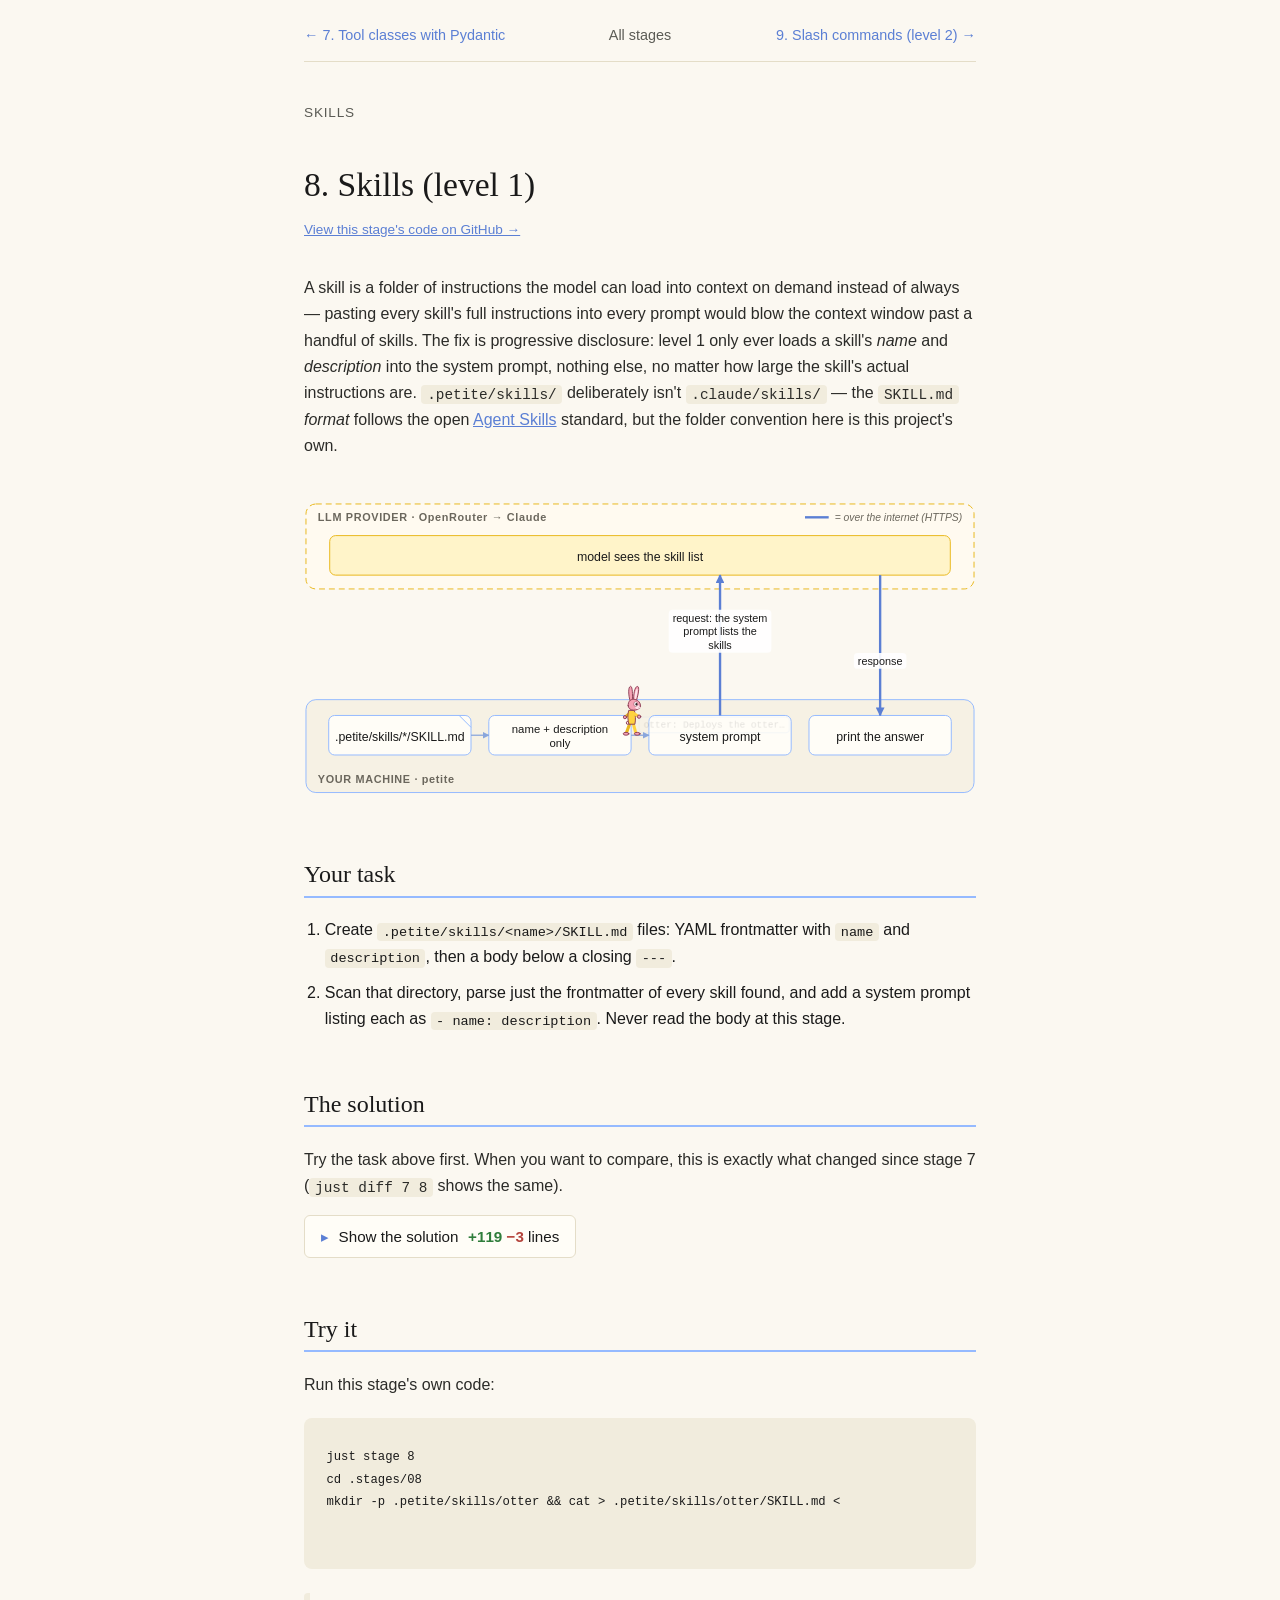
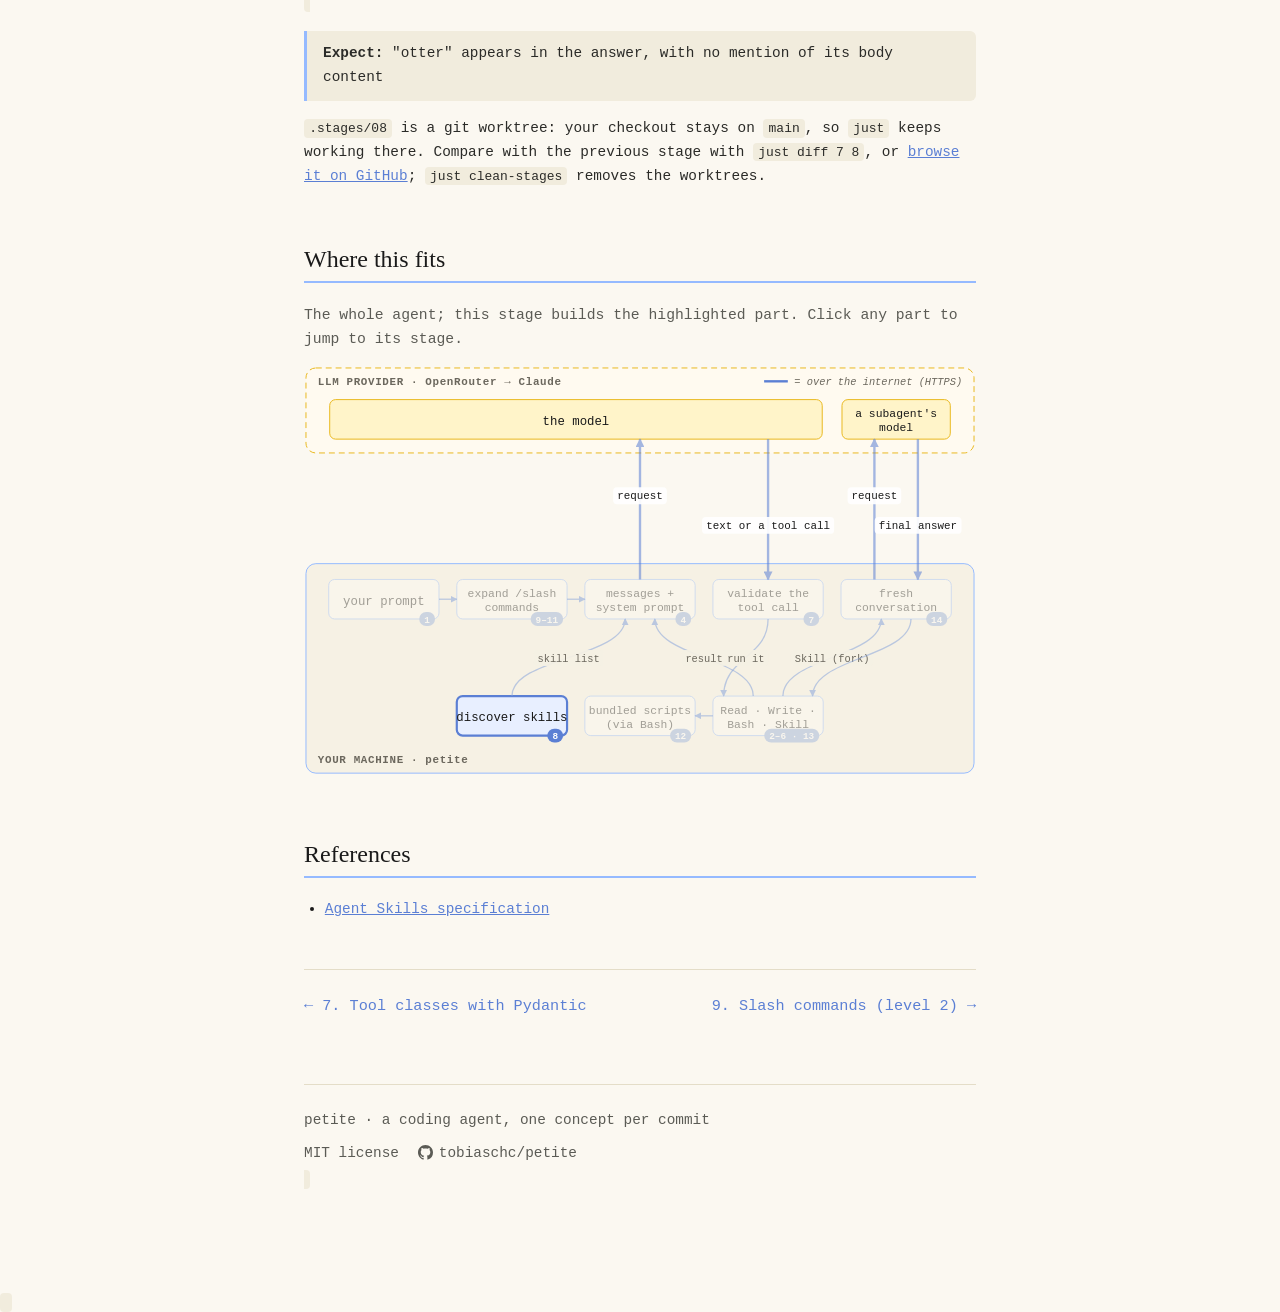
<file: docs/stages/08-skills-level1.html>
<!doctype html>
<html lang="en">
<head>
<meta charset="utf-8">
<meta name="viewport" content="width=device-width, initial-scale=1">
<title>8. Skills (level 1) — petite</title>
<meta name="description" content="A skill is a folder of instructions the model can load into context on demand instead of always — pasting every skill's full instructions into every…">
<!-- generated:og -->
  <meta property="og:type" content="website">
<meta property="og:site_name" content="petite">
<meta property="og:title" content="8. Skills (level 1) — petite">
<meta property="og:description" content="A skill is a folder of instructions the model can load into context on demand instead of always — pasting every skill&#x27;s full instructions into every…">
<meta property="og:url" content="https://tobiaschc.github.io/petite/stages/08-skills-level1.html">
<meta property="og:image" content="https://tobiaschc.github.io/petite/assets/og.png">
<meta property="og:image:width" content="1200">
<meta property="og:image:height" content="630">
<meta name="twitter:card" content="summary_large_image">
  <!-- /generated:og -->

  <link rel="stylesheet" href="../style.css">
<link rel="icon" href="../assets/favicon.svg" type="image/svg+xml">
<link rel="icon" href="../assets/mark.png" type="image/png">
</head>
<body>
<main>
  <nav class="stage-nav-top">
    <a href="07-pydantic-tools.html">← <span class="s">Stage </span>7<span class="t">. Tool classes with Pydantic</span></a>
    <a class="all" href="../index.html">All stages</a>
    <a href="09-slash-commands.html"><span class="s">Stage </span>9<span class="t">. Slash commands (level 2)</span> →</a>
  </nav>
  <p class="stage-kicker">Skills</p>
  <h1 class="page-title">8. Skills (level 1)</h1>
  <a class="code-link" href="https://github.com/tobiaschc/petite/tree/stage-08-skills-level1">View this stage's code on GitHub →</a>

  <p>A skill is a folder of instructions the model can load into context on demand instead of always — pasting every skill's full instructions into every prompt would blow the context window past a handful of skills. The fix is progressive disclosure: level 1 only ever loads a skill's <em>name</em> and <em>description</em> into the system prompt, nothing else, no matter how large the skill's actual instructions are. <code>.petite/skills/</code> deliberately isn't <code>.claude/skills/</code> — the <code>SKILL.md</code> <em>format</em> follows the open <a href="https://agentskills.io/specification">Agent Skills</a> standard, but the folder convention here is this project's own.</p>
  <div class="diagram"></div>
  <script type="application/json" class="diagram-spec">
{"cols": 4, "llm": [{"id": "M", "label": "model sees the skill list"}], "local": [{"id": "Dir", "label": ".petite/skills/*/SKILL.md", "col": 0, "row": 0, "shape": "file"}, {"id": "FM", "label": "name + description only", "col": 1, "row": 0}, {"id": "SP", "label": "system prompt", "col": 2, "row": 0}, {"id": "Out", "label": "print the answer", "col": 3, "row": 0}], "edges": [["Dir", "FM"], ["FM", "SP"], ["SP", "M", "request: the system prompt lists the skills"], ["M", "Out", "response"]]}
  </script>
  <script type="application/json" class="rabbit-tour">
    [
      {"edge": "Dir-FM", "carry": "otter/SKILL.md"},
      {"edge": "FM-SP", "carry": "otter: Deploys the otter…"},
      {"edge": "SP-M", "carry": "skills: otter"},
      {"edge": "M-Out", "carry": "otter"}
    ]
  </script>
  <script type="module" src="../diagram.js"></script>
  <script type="module" src="../rabbit.js"></script>

  <h2>Your task</h2>
  <ol class="task-list">
    <li>Create <code>.petite/skills/&lt;name&gt;/SKILL.md</code> files: YAML frontmatter with <code>name</code> and <code>description</code>, then a body below a closing <code>---</code>.</li>
    <li>Scan that directory, parse just the frontmatter of every skill found, and add a system prompt listing each as <code>- name: description</code>. Never read the body at this stage.</li>
  </ol>

  <!-- generated:diff -->
  <h2>The solution</h2>
  <p class="diff-intro">Try the task above first. When you want to compare, this is exactly what changed since stage 7 (<code>just diff 7 8</code> shows the same).</p>
  <details class="solution"><summary><span class="show">Show the solution</span><span class="hide">Hide the solution</span> <span class="d-stat"><span class="d-plus">+119</span> <span class="d-minus">−3</span> lines</span></summary>
  <details class="diff" open><summary><code>main.py</code><span class="d-stat"><span class="d-plus">+10</span> <span class="d-minus">−3</span></span></summary><pre class="diff-body"><span class="d-hunk">⋯ </span><span class="d-ctx">&quot;&quot;&quot;</span><span class="d-del">Stage 6: extract a tools module</span><span class="d-add">Stage 8: skills, level 1 (advertise)</span><span class="d-ctx"> </span><span class="d-del">main.py is now just the agent loop — tool specs and implementations live</span><span class="d-del">in tools.py (see that file for why this split happened).</span><span class="d-add">main.py now prepends a system message listing available skills (name +</span><span class="d-add">description only) before the loop starts — see skills.py for the why.</span><span class="d-ctx">&quot;&quot;&quot;</span><span class="d-ctx"> </span><span class="d-ctx">import argparse</span><span class="d-hunk">⋯ import sys</span><span class="d-ctx"> </span><span class="d-ctx">from openai import OpenAI</span><span class="d-ctx"> </span><span class="d-add">from skills import build_skills_system_prompt, discover_skills</span><span class="d-ctx">from tools import TOOLS, execute_tool</span><span class="d-ctx"> </span><span class="d-ctx">API_KEY = os.getenv(&quot;OPENROUTER_API_KEY&quot;)</span><span class="d-hunk">⋯ def main():</span><span class="d-ctx"> </span><span class="d-ctx">    messages = [{&quot;role&quot;: &quot;user&quot;, &quot;content&quot;: args.prompt}]</span><span class="d-ctx"> </span><span class="d-add">    skills = discover_skills()</span><span class="d-add">    system_prompt = build_skills_system_prompt(skills)</span><span class="d-add">    if system_prompt:</span><span class="d-add">        print(f&quot;[agent] advertising {len(skills)} skill(s)&quot;, file=sys.stderr)</span><span class="d-add">        messages.insert(0, {&quot;role&quot;: &quot;system&quot;, &quot;content&quot;: system_prompt})</span><span class="d-add"> </span><span class="d-ctx">    for turn in range(1, MAX_TURNS + 1):</span><span class="d-ctx">        print(f&quot;[agent] turn {turn}: calling model with {len(messages)} message(s)&quot;, file=sys.stderr)</span><span class="d-ctx"> </span></pre></details>
  <details class="diff" open><summary><code>skills.py</code><span class="d-stat"><span class="d-plus">+109</span> <span class="d-minus">−0</span></span></summary><pre class="diff-body"><span class="d-hunk">⋯ </span><span class="d-add">&quot;&quot;&quot;</span><span class="d-add">Stage 8: skills, level 1 (advertise)</span><span class="d-add"> </span><span class="d-add">A &quot;skill&quot; is a folder of instructions an agent loads on demand instead of</span><span class="d-add">always keeping in context — the Agent Skills open standard:</span><span class="d-add">https://agentskills.io/specification</span><span class="d-add"> </span><span class="d-add">Skills live under .petite/skills/&lt;name&gt;/SKILL.md (petite-harness&#x27;s own</span><span class="d-add">folder, not Claude Code&#x27;s .claude/skills/ — the SKILL.md *format* is the</span><span class="d-add">generic open standard, the directory convention is implementation-specific</span><span class="d-add">and this project uses its own).</span><span class="d-add"> </span><span class="d-add">Progressive disclosure has three levels; this stage implements level 1</span><span class="d-add">only: scan every skill folder, parse just the YAML frontmatter (name +</span><span class="d-add">description), and put that list in a system prompt so the model knows</span><span class="d-add">what exists — without ever loading a SKILL.md body into context.</span><span class="d-add">&quot;&quot;&quot;</span><span class="d-add"> </span><span class="d-add">import os</span><span class="d-add"> </span><span class="d-add">import yaml</span><span class="d-add">from pydantic import BaseModel, Field, field_validator</span><span class="d-add"> </span><span class="d-add">SKILLS_DIR = &quot;.petite/skills&quot;</span><span class="d-add"> </span><span class="d-add"> </span><span class="d-add">class SkillMeta(BaseModel):</span><span class="d-add">    &quot;&quot;&quot;Validates a SKILL.md&#x27;s frontmatter against the Agent Skills spec.&quot;&quot;&quot;</span><span class="d-add"> </span><span class="d-add">    name: str = Field(max_length=64)</span><span class="d-add">    description: str = Field(min_length=1, max_length=1024)</span><span class="d-add">    license: str | None = None</span><span class="d-add">    compatibility: str | None = Field(default=None, max_length=500)</span><span class="d-add"> </span><span class="d-add">    @field_validator(&quot;name&quot;)</span><span class="d-add">    @classmethod</span><span class="d-add">    def validate_name(cls, value):</span><span class="d-add">        import re</span><span class="d-add"> </span><span class="d-add">        if not re.fullmatch(r&quot;[a-z0-9]+(-[a-z0-9]+)*&quot;, value):</span><span class="d-add">            raise ValueError(</span><span class="d-add">                f&quot;name {value!r} must be lowercase alphanumeric with single hyphens, &quot;</span><span class="d-add">                &quot;no leading/trailing/consecutive hyphens&quot;</span><span class="d-add">            )</span><span class="d-add">        return value</span><span class="d-add"> </span><span class="d-add"> </span><span class="d-add">def _split_frontmatter(text):</span><span class="d-add">    lines = text.splitlines()</span><span class="d-add">    if not lines or lines[0].strip() != &quot;---&quot;:</span><span class="d-add">        return {}, text</span><span class="d-add"> </span><span class="d-add">    for i in range(1, len(lines)):</span><span class="d-add">        if lines[i].strip() == &quot;---&quot;:</span><span class="d-add">            frontmatter_text = &quot;\n&quot;.join(lines[1:i])</span><span class="d-add">            body = &quot;\n&quot;.join(lines[i + 1 :]).lstrip(&quot;\n&quot;)</span><span class="d-add">            return yaml.safe_load(frontmatter_text) or {}, body</span><span class="d-add"> </span><span class="d-add">    return {}, text</span><span class="d-add"> </span><span class="d-add"> </span><span class="d-add">def discover_skills(skills_dir=SKILLS_DIR):</span><span class="d-add">    &quot;&quot;&quot;Level 1: scan skills_dir, return validated SkillMeta for each one.</span><span class="d-add"> </span><span class="d-add">    Folders that fail validation (bad frontmatter, name/folder mismatch)</span><span class="d-add">    are skipped with a warning on stderr rather than crashing the agent.</span><span class="d-add">    &quot;&quot;&quot;</span><span class="d-add">    import sys</span><span class="d-add"> </span><span class="d-add">    skills = []</span><span class="d-add"> </span><span class="d-add">    if not os.path.isdir(skills_dir):</span><span class="d-add">        return skills</span><span class="d-add"> </span><span class="d-add">    for entry in sorted(os.listdir(skills_dir)):</span><span class="d-add">        skill_md_path = os.path.join(skills_dir, entry, &quot;SKILL.md&quot;)</span><span class="d-add">        if not os.path.isfile(skill_md_path):</span><span class="d-add">            continue</span><span class="d-add"> </span><span class="d-add">        with open(skill_md_path) as f:</span><span class="d-add">            frontmatter, _body = _split_frontmatter(f.read())</span><span class="d-add"> </span><span class="d-add">        try:</span><span class="d-add">            meta = SkillMeta(**frontmatter)</span><span class="d-add">        except Exception as e:</span><span class="d-add">            print(f&quot;[skills] skipping {entry!r}: invalid frontmatter ({e})&quot;, file=sys.stderr)</span><span class="d-add">            continue</span><span class="d-add"> </span><span class="d-add">        if meta.name != entry:</span><span class="d-add">            print(</span><span class="d-add">                f&quot;[skills] skipping {entry!r}: name {meta.name!r} must match folder name&quot;,</span><span class="d-add">                file=sys.stderr,</span><span class="d-add">            )</span><span class="d-add">            continue</span><span class="d-add"> </span><span class="d-add">        skills.append(meta)</span><span class="d-add"> </span><span class="d-add">    return skills</span><span class="d-add"> </span><span class="d-add"> </span><span class="d-add">def build_skills_system_prompt(skills):</span><span class="d-add">    if not skills:</span><span class="d-add">        return None</span><span class="d-add"> </span><span class="d-add">    lines = [&quot;You have access to the following skills:&quot;, &quot;&quot;]</span><span class="d-add">    for skill in skills:</span><span class="d-add">        lines.append(f&quot;- {skill.name}: {skill.description}&quot;)</span><span class="d-add"> </span><span class="d-add">    return &quot;\n&quot;.join(lines)</span></pre></details>
  </details>
  <!-- /generated:diff -->

  <h2>Try it</h2>
  <p>Run this stage's own code:</p>
  <div class="replicate-steps">
    <pre><code>just stage 8
cd .stages/08
mkdir -p .petite/skills/otter && cat > .petite/skills/otter/SKILL.md <<EOF
---
name: otter
description: Deploys the otter service to production.
---
Run the deploy script.
EOF
just run "What skills do you have access to? List their names only."</code></pre>
  </div>
  <p class="expect"><strong>Expect:</strong> "otter" appears in the answer, with no mention of its body content</p>
  <p>
    <code>.stages/08</code> is a git worktree: your checkout stays on <code>main</code>, so
    <code>just</code> keeps working there. Compare with the previous stage with <code>just diff 7 8</code>,
    or <a href="https://github.com/tobiaschc/petite/tree/stage-08-skills-level1">browse it on GitHub</a>;
    <code>just clean-stages</code> removes the worktrees.
  </p>

  <!-- generated:map -->
  <h2>Where this fits</h2>
  <p class="map-intro">The whole agent; this stage builds the highlighted part. Click any part to jump to its stage.</p>
  <div class="diagram map"></div>
  <script type="application/json" class="diagram-spec">
{"cols": 5, "rowGap": 118, "llm": [{"id": "M", "label": "the model", "span": [0, 3]}, {"id": "M2", "label": "a subagent's model", "span": [4, 4]}], "local": [{"id": "P", "label": "your prompt", "col": 0, "row": 0, "badge": "1", "href": "01-talk-to-llm.html"}, {"id": "Slash", "label": "expand /slash commands", "col": 1, "row": 0, "badge": "9–11", "href": "09-slash-commands.html"}, {"id": "Msgs", "label": "messages + system prompt", "col": 2, "row": 0, "badge": "4", "href": "04-agent-loop.html"}, {"id": "Val", "label": "validate the tool call", "col": 3, "row": 0, "badge": "7", "href": "07-pydantic-tools.html"}, {"id": "Fork", "label": "fresh conversation", "col": 4, "row": 0, "badge": "14", "href": "14-subagents.html"}, {"id": "Disc", "label": "discover skills", "col": 1, "row": 1, "badge": "8", "href": "08-skills-level1.html"}, {"id": "Scripts", "label": "bundled scripts (via Bash)", "col": 2, "row": 1, "badge": "12", "href": "12-bundled-scripts.html"}, {"id": "Tools", "label": "Read · Write · Bash · Skill", "col": 3, "row": 1, "badge": "2–6 · 13", "href": "02-read-tool.html"}], "edges": [["P", "Slash"], ["Slash", "Msgs"], ["Disc", "Msgs", "skill list"], ["Msgs", "M", "request"], ["M", "Val", "text or a tool call"], ["Val", "Tools", "run it"], ["Tools", "Msgs", "result"], ["Tools", "Scripts"], ["Tools", "Fork", "Skill (fork)"], ["Fork", "M2", "request"], ["M2", "Fork", "final answer"], ["Fork", "Tools"]], "highlight": ["Disc"]}
  </script>
  <!-- /generated:map -->

  <h2>References</h2>
  <ul class="refs-list">
    <li><a href="https://agentskills.io/specification">Agent Skills specification</a></li>
  </ul>

  <div class="stage-nav">
    <a href="07-pydantic-tools.html">← 7. Tool classes with Pydantic</a>
    <span class="spacer"></span>
    <a href="09-slash-commands.html">9. Slash commands (level 2) →</a>
  </div>

  <footer class="site-footer">
    <span><a href="../">petite</a> · a coding agent, one concept per commit</span>
    <span class="footer-links">
      <a href="https://github.com/tobiaschc/petite/blob/main/LICENSE">MIT license</a>
      <a class="gh" href="https://github.com/tobiaschc/petite"><svg viewBox="0 0 16 16" width="15" height="15" aria-hidden="true" fill="currentColor"><path d="M8 0C3.58 0 0 3.58 0 8c0 3.54 2.29 6.53 5.47 7.59.4.07.55-.17.55-.38 0-.19-.01-.82-.01-1.49-2.01.37-2.53-.49-2.69-.94-.09-.23-.48-.94-.82-1.13-.28-.15-.68-.52-.01-.53.63-.01 1.08.58 1.23.82.72 1.21 1.87.87 2.33.66.07-.52.28-.87.51-1.07-1.78-.2-3.64-.89-3.64-3.95 0-.87.31-1.59.82-2.15-.08-.2-.36-1.02.08-2.12 0 0 .67-.21 2.2.82.64-.18 1.32-.27 2-.27.68 0 1.36.09 2 .27 1.53-1.04 2.2-.82 2.2-.82.44 1.1.16 1.92.08 2.12.51.56.82 1.27.82 2.15 0 3.07-1.87 3.75-3.65 3.95.29.25.54.73.54 1.48 0 1.07-.01 1.93-.01 2.2 0 .21.15.46.55.38A8.013 8.013 0 0016 8c0-4.42-3.58-8-8-8z"/></svg> tobiaschc/petite</a>
    </span>
  </footer>
</main>
</body>
</html>
</file>
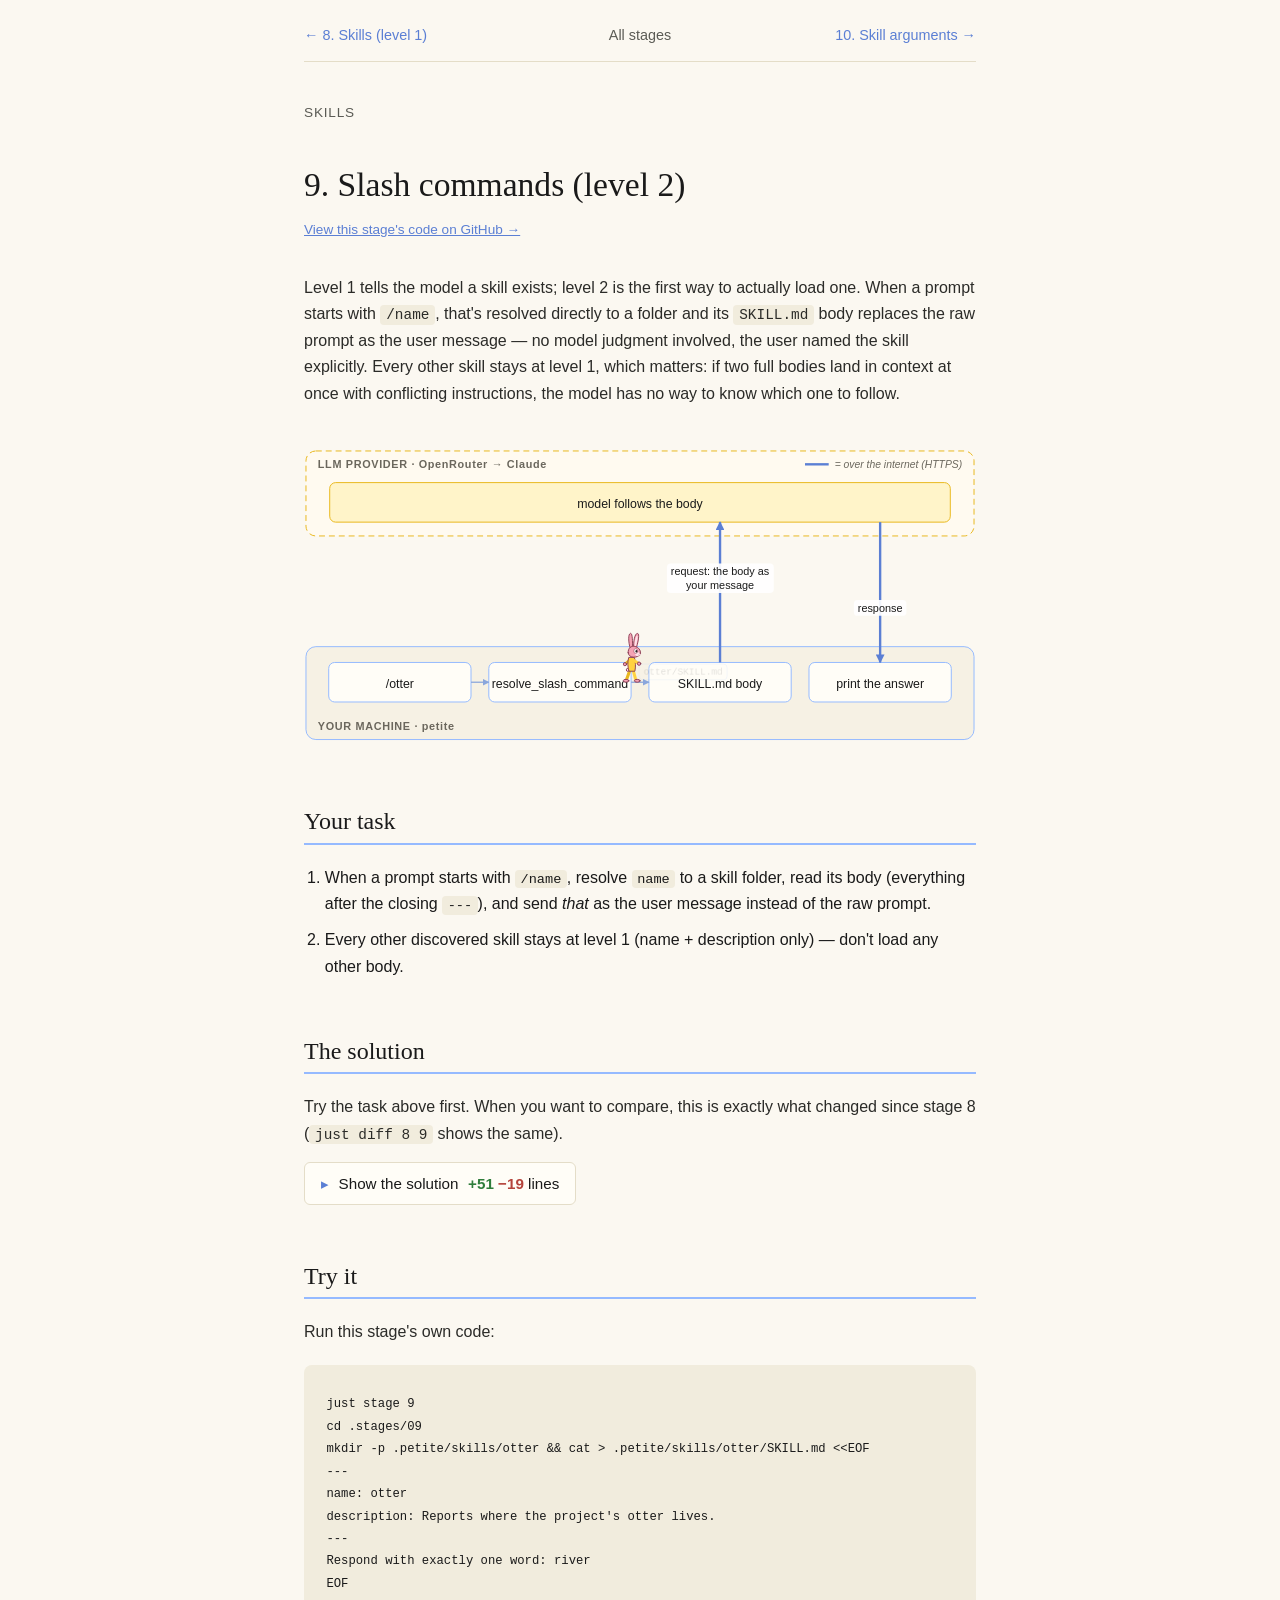
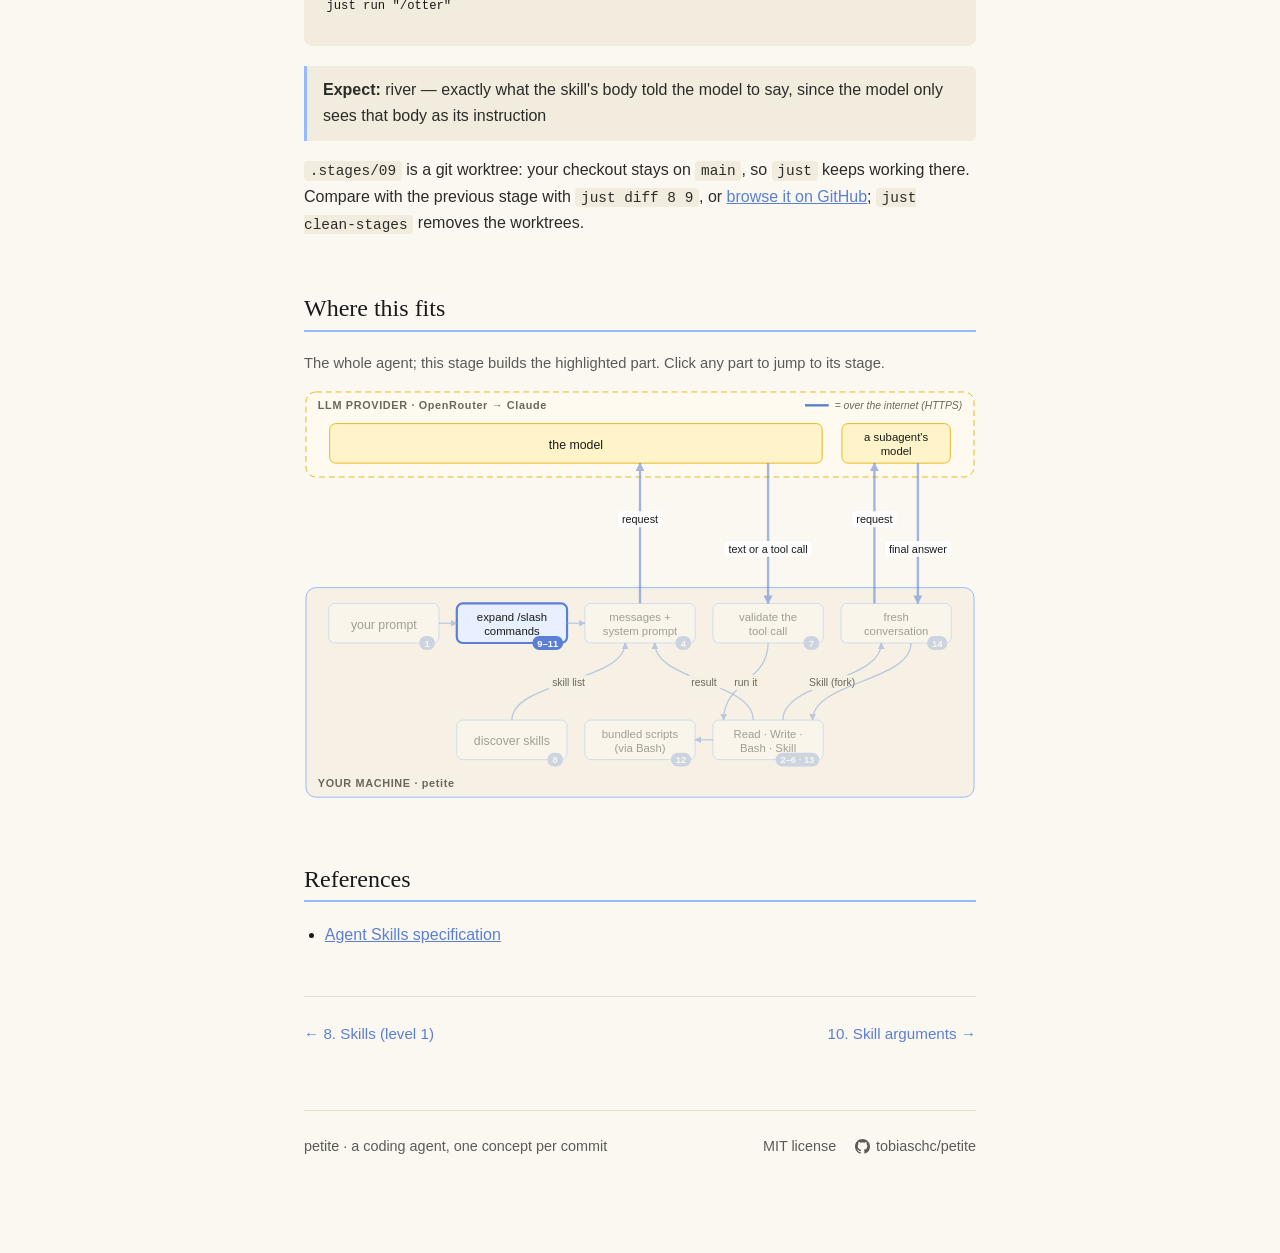
<file: docs/stages/09-slash-commands.html>
<!doctype html>
<html lang="en">
<head>
<meta charset="utf-8">
<meta name="viewport" content="width=device-width, initial-scale=1">
<title>9. Slash commands (level 2) — petite</title>
<meta name="description" content="Level 1 tells the model a skill exists; level 2 is the first way to actually load one. When a prompt starts with /name, that's resolved…">
<!-- generated:og -->
  <meta property="og:type" content="website">
<meta property="og:site_name" content="petite">
<meta property="og:title" content="9. Slash commands (level 2) — petite">
<meta property="og:description" content="Level 1 tells the model a skill exists; level 2 is the first way to actually load one. When a prompt starts with /name, that&#x27;s resolved…">
<meta property="og:url" content="https://tobiaschc.github.io/petite/stages/09-slash-commands.html">
<meta property="og:image" content="https://tobiaschc.github.io/petite/assets/og.png">
<meta property="og:image:width" content="1200">
<meta property="og:image:height" content="630">
<meta name="twitter:card" content="summary_large_image">
  <!-- /generated:og -->

  <link rel="stylesheet" href="../style.css">
<link rel="icon" href="../assets/favicon.svg" type="image/svg+xml">
<link rel="icon" href="../assets/mark.png" type="image/png">
</head>
<body>
<main>
  <nav class="stage-nav-top">
    <a href="08-skills-level1.html">← <span class="s">Stage </span>8<span class="t">. Skills (level 1)</span></a>
    <a class="all" href="../index.html">All stages</a>
    <a href="10-skill-arguments.html"><span class="s">Stage </span>10<span class="t">. Skill arguments</span> →</a>
  </nav>
  <p class="stage-kicker">Skills</p>
  <h1 class="page-title">9. Slash commands (level 2)</h1>
  <a class="code-link" href="https://github.com/tobiaschc/petite/tree/stage-09-slash-commands">View this stage's code on GitHub →</a>

  <p>Level 1 tells the model a skill exists; level 2 is the first way to actually load one. When a prompt starts with <code>/name</code>, that's resolved directly to a folder and its <code>SKILL.md</code> body replaces the raw prompt as the user message — no model judgment involved, the user named the skill explicitly. Every other skill stays at level 1, which matters: if two full bodies land in context at once with conflicting instructions, the model has no way to know which one to follow.</p>
  <div class="diagram"></div>
  <script type="application/json" class="diagram-spec">
{"cols": 4, "llm": [{"id": "M", "label": "model follows the body"}], "local": [{"id": "P", "label": "/otter", "col": 0, "row": 0}, {"id": "Res", "label": "resolve_slash_command", "col": 1, "row": 0}, {"id": "Body", "label": "SKILL.md body", "col": 2, "row": 0}, {"id": "Out", "label": "print the answer", "col": 3, "row": 0}], "edges": [["P", "Res"], ["Res", "Body"], ["Body", "M", "request: the body as your message"], ["M", "Out", "response"]]}
  </script>
  <script type="application/json" class="rabbit-tour">
    [
      {"edge": "P-Res", "carry": "/otter"},
      {"edge": "Res-Body", "carry": "otter/SKILL.md"},
      {"edge": "Body-M", "carry": "Respond…: river"},
      {"edge": "M-Out", "carry": "river"}
    ]
  </script>
  <script type="module" src="../diagram.js"></script>
  <script type="module" src="../rabbit.js"></script>

  <h2>Your task</h2>
  <ol class="task-list">
    <li>When a prompt starts with <code>/name</code>, resolve <code>name</code> to a skill folder, read its body (everything after the closing <code>---</code>), and send <em>that</em> as the user message instead of the raw prompt.</li>
    <li>Every other discovered skill stays at level 1 (name + description only) — don't load any other body.</li>
  </ol>

  <!-- generated:diff -->
  <h2>The solution</h2>
  <p class="diff-intro">Try the task above first. When you want to compare, this is exactly what changed since stage 8 (<code>just diff 8 9</code> shows the same).</p>
  <details class="solution"><summary><span class="show">Show the solution</span><span class="hide">Hide the solution</span> <span class="d-stat"><span class="d-plus">+51</span> <span class="d-minus">−19</span> lines</span></summary>
  <details class="diff" open><summary><code>main.py</code><span class="d-stat"><span class="d-plus">+9</span> <span class="d-minus">−4</span></span></summary><pre class="diff-body"><span class="d-hunk">⋯ </span><span class="d-ctx">&quot;&quot;&quot;</span><span class="d-del">Stage 8: skills, level 1 (advertise)</span><span class="d-add">Stage 9: slash commands, level 2 (invoke)</span><span class="d-ctx"> </span><span class="d-del">main.py now prepends a system message listing available skills (name +</span><span class="d-del">description only) before the loop starts — see skills.py for the why.</span><span class="d-add">A &quot;/name&quot; prompt loads that skill&#x27;s SKILL.md body instead of the raw</span><span class="d-add">prompt — see skills.py for how resolution and progressive disclosure work.</span><span class="d-ctx">&quot;&quot;&quot;</span><span class="d-ctx"> </span><span class="d-ctx">import argparse</span><span class="d-hunk">⋯ import sys</span><span class="d-ctx"> </span><span class="d-ctx">from openai import OpenAI</span><span class="d-ctx"> </span><span class="d-del">from skills import build_skills_system_prompt, discover_skills</span><span class="d-add">from skills import build_skills_system_prompt, discover_skills, resolve_slash_command</span><span class="d-ctx">from tools import TOOLS, execute_tool</span><span class="d-ctx"> </span><span class="d-ctx">API_KEY = os.getenv(&quot;OPENROUTER_API_KEY&quot;)</span><span class="d-hunk">⋯ def main():</span><span class="d-ctx"> </span><span class="d-ctx">    messages = [{&quot;role&quot;: &quot;user&quot;, &quot;content&quot;: args.prompt}]</span><span class="d-ctx"> </span><span class="d-add">    skill_body = resolve_slash_command(args.prompt)</span><span class="d-add">    if skill_body is not None:</span><span class="d-add">        print(f&quot;[agent] resolved slash command to skill body ({len(skill_body)} chars)&quot;, file=sys.stderr)</span><span class="d-add">        messages[0][&quot;content&quot;] = skill_body</span><span class="d-add"> </span><span class="d-ctx">    skills = discover_skills()</span><span class="d-ctx">    system_prompt = build_skills_system_prompt(skills)</span><span class="d-ctx">    if system_prompt:</span></pre></details>
  <details class="diff" open><summary><code>skills.py</code><span class="d-stat"><span class="d-plus">+42</span> <span class="d-minus">−15</span></span></summary><pre class="diff-body"><span class="d-hunk">⋯ </span><span class="d-ctx">&quot;&quot;&quot;</span><span class="d-del">Stage 8: skills, level 1 (advertise)</span><span class="d-del"> </span><span class="d-del">A &quot;skill&quot; is a folder of instructions an agent loads on demand instead of</span><span class="d-del">always keeping in context — the Agent Skills open standard:</span><span class="d-del">https://agentskills.io/specification</span><span class="d-del"> </span><span class="d-del">Skills live under .petite/skills/&lt;name&gt;/SKILL.md (petite-harness&#x27;s own</span><span class="d-del">folder, not Claude Code&#x27;s .claude/skills/ — the SKILL.md *format* is the</span><span class="d-del">generic open standard, the directory convention is implementation-specific</span><span class="d-del">and this project uses its own).</span><span class="d-del"> </span><span class="d-del">Progressive disclosure has three levels; this stage implements level 1</span><span class="d-del">only: scan every skill folder, parse just the YAML frontmatter (name +</span><span class="d-del">description), and put that list in a system prompt so the model knows</span><span class="d-del">what exists — without ever loading a SKILL.md body into context.</span><span class="d-add">Stage 9: slash commands, level 2 (invoke)</span><span class="d-add"> </span><span class="d-add">A prompt starting with &quot;/&quot; invokes a skill by name: the first word after</span><span class="d-add">the slash resolves to .petite/skills/&lt;name&gt;/SKILL.md, and that skill&#x27;s</span><span class="d-add">body (everything after the closing &quot;---&quot;) replaces the raw prompt as the</span><span class="d-add">user message. Only the invoked skill&#x27;s body is ever loaded — every other</span><span class="d-add">skill stays at level 1 (name + description in the system prompt), so the</span><span class="d-add">model never sees two conflicting sets of instructions at once.</span><span class="d-ctx">&quot;&quot;&quot;</span><span class="d-ctx"> </span><span class="d-ctx">import os</span><span class="d-hunk">⋯ def build_skills_system_prompt(skills):</span><span class="d-ctx">        lines.append(f&quot;- {skill.name}: {skill.description}&quot;)</span><span class="d-ctx"> </span><span class="d-ctx">    return &quot;\n&quot;.join(lines)</span><span class="d-add"> </span><span class="d-add"> </span><span class="d-add">def load_skill_body(name, skills_dir=SKILLS_DIR):</span><span class="d-add">    &quot;&quot;&quot;Level 2: resolve a skill by folder name and return its SKILL.md body.</span><span class="d-add"> </span><span class="d-add">    Returns None if the skill doesn&#x27;t exist. Only this skill&#x27;s body is</span><span class="d-add">    ever read — the other skills stay at level 1 (name + description).</span><span class="d-add">    &quot;&quot;&quot;</span><span class="d-add">    skill_md_path = os.path.join(skills_dir, name, &quot;SKILL.md&quot;)</span><span class="d-add">    if not os.path.isfile(skill_md_path):</span><span class="d-add">        return None</span><span class="d-add"> </span><span class="d-add">    with open(skill_md_path) as f:</span><span class="d-add">        _frontmatter, body = _split_frontmatter(f.read())</span><span class="d-add"> </span><span class="d-add">    return body.strip()</span><span class="d-add"> </span><span class="d-add"> </span><span class="d-add">def resolve_slash_command(prompt, skills_dir=SKILLS_DIR):</span><span class="d-add">    &quot;&quot;&quot;If prompt starts with &#x27;/&#x27;, resolve the first word as a skill name</span><span class="d-add">    and return that skill&#x27;s body to use as the user message content.</span><span class="d-add"> </span><span class="d-add">    Returns None if the prompt isn&#x27;t a slash command or the named skill</span><span class="d-add">    can&#x27;t be found, so the caller falls back to the raw prompt.</span><span class="d-add">    &quot;&quot;&quot;</span><span class="d-add">    if not prompt.startswith(&quot;/&quot;):</span><span class="d-add">        return None</span><span class="d-add"> </span><span class="d-add">    rest = prompt[1:].strip()</span><span class="d-add">    if not rest:</span><span class="d-add">        return None</span><span class="d-add"> </span><span class="d-add">    skill_name = rest.split()[0]</span><span class="d-add">    return load_skill_body(skill_name, skills_dir)</span></pre></details>
  </details>
  <!-- /generated:diff -->

  <h2>Try it</h2>
  <p>Run this stage's own code:</p>
  <div class="replicate-steps">
    <pre><code>just stage 9
cd .stages/09
mkdir -p .petite/skills/otter && cat &gt; .petite/skills/otter/SKILL.md &lt;&lt;EOF
---
name: otter
description: Reports where the project's otter lives.
---
Respond with exactly one word: river
EOF
just run "/otter"</code></pre>
  </div>
  <p class="expect"><strong>Expect:</strong> river — exactly what the skill's body told the model to say, since the model only sees that body as its instruction</p>
  <p>
    <code>.stages/09</code> is a git worktree: your checkout stays on <code>main</code>, so
    <code>just</code> keeps working there. Compare with the previous stage with <code>just diff 8 9</code>,
    or <a href="https://github.com/tobiaschc/petite/tree/stage-09-slash-commands">browse it on GitHub</a>;
    <code>just clean-stages</code> removes the worktrees.
  </p>

  <!-- generated:map -->
  <h2>Where this fits</h2>
  <p class="map-intro">The whole agent; this stage builds the highlighted part. Click any part to jump to its stage.</p>
  <div class="diagram map"></div>
  <script type="application/json" class="diagram-spec">
{"cols": 5, "rowGap": 118, "llm": [{"id": "M", "label": "the model", "span": [0, 3]}, {"id": "M2", "label": "a subagent's model", "span": [4, 4]}], "local": [{"id": "P", "label": "your prompt", "col": 0, "row": 0, "badge": "1", "href": "01-talk-to-llm.html"}, {"id": "Slash", "label": "expand /slash commands", "col": 1, "row": 0, "badge": "9–11", "href": "09-slash-commands.html"}, {"id": "Msgs", "label": "messages + system prompt", "col": 2, "row": 0, "badge": "4", "href": "04-agent-loop.html"}, {"id": "Val", "label": "validate the tool call", "col": 3, "row": 0, "badge": "7", "href": "07-pydantic-tools.html"}, {"id": "Fork", "label": "fresh conversation", "col": 4, "row": 0, "badge": "14", "href": "14-subagents.html"}, {"id": "Disc", "label": "discover skills", "col": 1, "row": 1, "badge": "8", "href": "08-skills-level1.html"}, {"id": "Scripts", "label": "bundled scripts (via Bash)", "col": 2, "row": 1, "badge": "12", "href": "12-bundled-scripts.html"}, {"id": "Tools", "label": "Read · Write · Bash · Skill", "col": 3, "row": 1, "badge": "2–6 · 13", "href": "02-read-tool.html"}], "edges": [["P", "Slash"], ["Slash", "Msgs"], ["Disc", "Msgs", "skill list"], ["Msgs", "M", "request"], ["M", "Val", "text or a tool call"], ["Val", "Tools", "run it"], ["Tools", "Msgs", "result"], ["Tools", "Scripts"], ["Tools", "Fork", "Skill (fork)"], ["Fork", "M2", "request"], ["M2", "Fork", "final answer"], ["Fork", "Tools"]], "highlight": ["Slash"]}
  </script>
  <!-- /generated:map -->

  <h2>References</h2>
  <ul class="refs-list">
    <li><a href="https://agentskills.io/specification">Agent Skills specification</a></li>
  </ul>

  <div class="stage-nav">
    <a href="08-skills-level1.html">← 8. Skills (level 1)</a>
    <span class="spacer"></span>
    <a href="10-skill-arguments.html">10. Skill arguments →</a>
  </div>

  <footer class="site-footer">
    <span><a href="../">petite</a> · a coding agent, one concept per commit</span>
    <span class="footer-links">
      <a href="https://github.com/tobiaschc/petite/blob/main/LICENSE">MIT license</a>
      <a class="gh" href="https://github.com/tobiaschc/petite"><svg viewBox="0 0 16 16" width="15" height="15" aria-hidden="true" fill="currentColor"><path d="M8 0C3.58 0 0 3.58 0 8c0 3.54 2.29 6.53 5.47 7.59.4.07.55-.17.55-.38 0-.19-.01-.82-.01-1.49-2.01.37-2.53-.49-2.69-.94-.09-.23-.48-.94-.82-1.13-.28-.15-.68-.52-.01-.53.63-.01 1.08.58 1.23.82.72 1.21 1.87.87 2.33.66.07-.52.28-.87.51-1.07-1.78-.2-3.64-.89-3.64-3.95 0-.87.31-1.59.82-2.15-.08-.2-.36-1.02.08-2.12 0 0 .67-.21 2.2.82.64-.18 1.32-.27 2-.27.68 0 1.36.09 2 .27 1.53-1.04 2.2-.82 2.2-.82.44 1.1.16 1.92.08 2.12.51.56.82 1.27.82 2.15 0 3.07-1.87 3.75-3.65 3.95.29.25.54.73.54 1.48 0 1.07-.01 1.93-.01 2.2 0 .21.15.46.55.38A8.013 8.013 0 0016 8c0-4.42-3.58-8-8-8z"/></svg> tobiaschc/petite</a>
    </span>
  </footer>
</main>
</body>
</html>
</file>
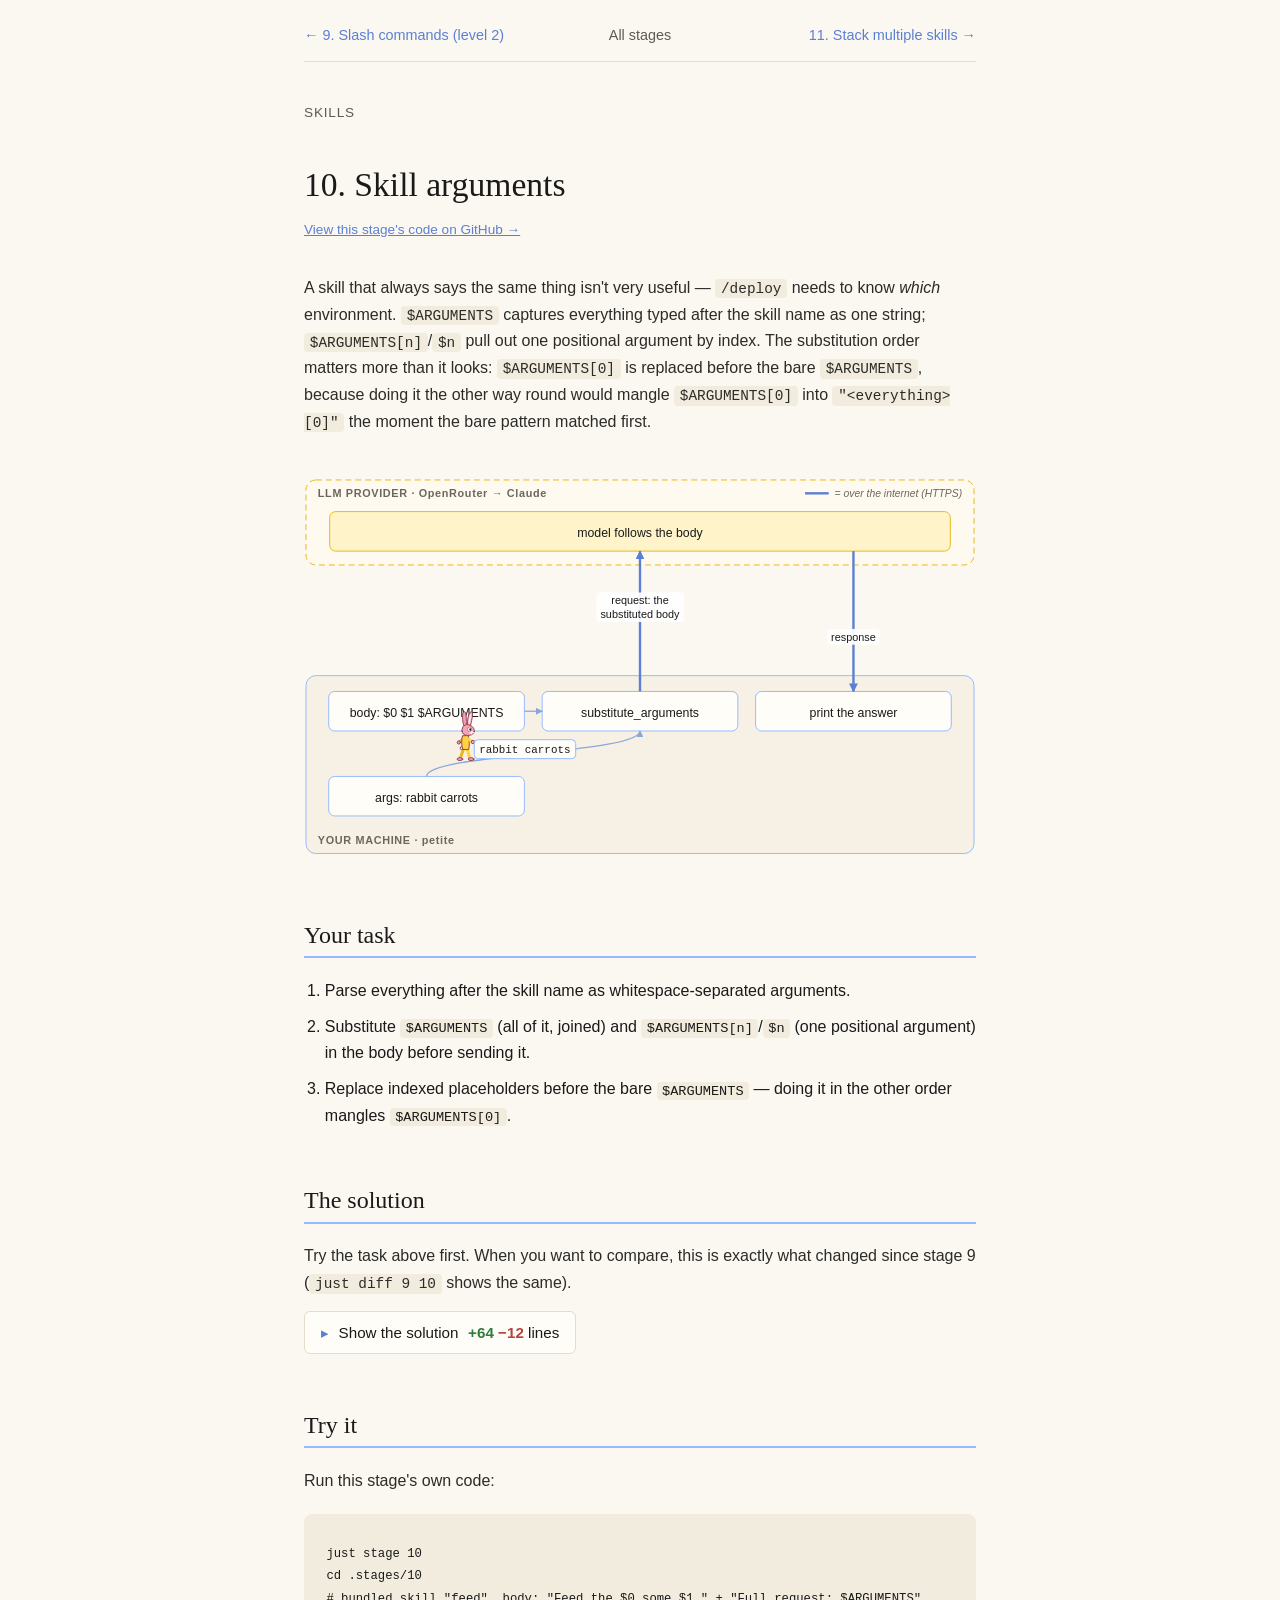
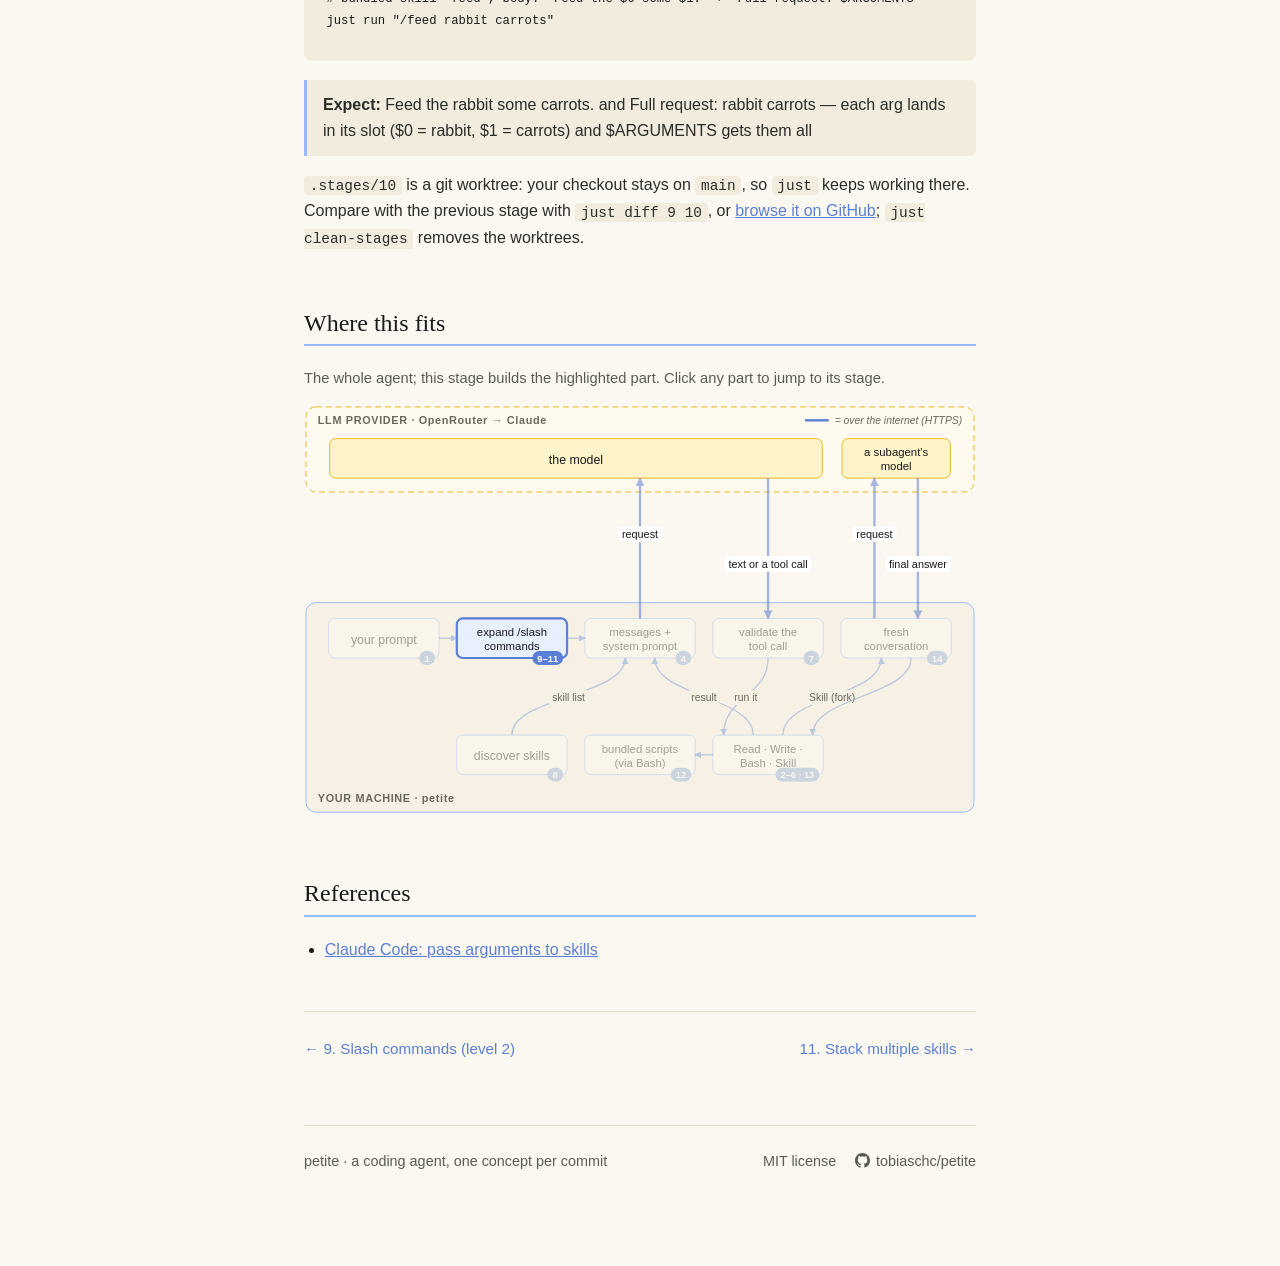
<file: docs/stages/10-skill-arguments.html>
<!doctype html>
<html lang="en">
<head>
<meta charset="utf-8">
<meta name="viewport" content="width=device-width, initial-scale=1">
<title>10. Skill arguments — petite</title>
<meta name="description" content="A skill that always says the same thing isn't very useful — /deploy needs to know which environment. $ARGUMENTS…">
<!-- generated:og -->
  <meta property="og:type" content="website">
<meta property="og:site_name" content="petite">
<meta property="og:title" content="10. Skill arguments — petite">
<meta property="og:description" content="A skill that always says the same thing isn&#x27;t very useful — /deploy needs to know which environment. $ARGUMENTS…">
<meta property="og:url" content="https://tobiaschc.github.io/petite/stages/10-skill-arguments.html">
<meta property="og:image" content="https://tobiaschc.github.io/petite/assets/og.png">
<meta property="og:image:width" content="1200">
<meta property="og:image:height" content="630">
<meta name="twitter:card" content="summary_large_image">
  <!-- /generated:og -->

  <link rel="stylesheet" href="../style.css">
<link rel="icon" href="../assets/favicon.svg" type="image/svg+xml">
<link rel="icon" href="../assets/mark.png" type="image/png">
</head>
<body>
<main>
  <nav class="stage-nav-top">
    <a href="09-slash-commands.html">← <span class="s">Stage </span>9<span class="t">. Slash commands (level 2)</span></a>
    <a class="all" href="../index.html">All stages</a>
    <a href="11-stack-skills.html"><span class="s">Stage </span>11<span class="t">. Stack multiple skills</span> →</a>
  </nav>
  <p class="stage-kicker">Skills</p>
  <h1 class="page-title">10. Skill arguments</h1>
  <a class="code-link" href="https://github.com/tobiaschc/petite/tree/stage-10-skill-arguments">View this stage's code on GitHub →</a>

  <p>A skill that always says the same thing isn't very useful — <code>/deploy</code> needs to know <em>which</em> environment. <code>$ARGUMENTS</code> captures everything typed after the skill name as one string; <code>$ARGUMENTS[n]</code>/<code>$n</code> pull out one positional argument by index. The substitution order matters more than it looks: <code>$ARGUMENTS[0]</code> is replaced before the bare <code>$ARGUMENTS</code>, because doing it the other way round would mangle <code>$ARGUMENTS[0]</code> into <code>"&lt;everything&gt;[0]"</code> the moment the bare pattern matched first.</p>
  <div class="diagram"></div>
  <script type="application/json" class="diagram-spec">
{"cols": 3, "llm": [{"id": "M", "label": "model follows the body"}], "local": [{"id": "Body", "label": "body: $0 $1 $ARGUMENTS", "col": 0, "row": 0}, {"id": "Sub", "label": "substitute_arguments", "col": 1, "row": 0}, {"id": "Out", "label": "print the answer", "col": 2, "row": 0}, {"id": "Args", "label": "args: rabbit carrots", "col": 0, "row": 1}], "edges": [["Body", "Sub"], ["Args", "Sub"], ["Sub", "M", "request: the substituted body"], ["M", "Out", "response"]]}
  </script>
  <script type="application/json" class="rabbit-tour">
    [
      {"edge": "Body-Sub", "carry": "Feed the $0 some $1."},
      {"edge": "Args-Sub", "carry": "rabbit carrots"},
      {"edge": "Sub-M", "carry": "Feed the rabbit some carrots."},
      {"edge": "M-Out", "carry": "Feed the rabbit some carrots."}
    ]
  </script>
  <script type="module" src="../diagram.js"></script>
  <script type="module" src="../rabbit.js"></script>

  <h2>Your task</h2>
  <ol class="task-list">
    <li>Parse everything after the skill name as whitespace-separated arguments.</li>
    <li>Substitute <code>$ARGUMENTS</code> (all of it, joined) and <code>$ARGUMENTS[n]</code>/<code>$n</code> (one positional argument) in the body before sending it.</li>
    <li>Replace indexed placeholders before the bare <code>$ARGUMENTS</code> — doing it in the other order mangles <code>$ARGUMENTS[0]</code>.</li>
  </ol>

  <!-- generated:diff -->
  <h2>The solution</h2>
  <p class="diff-intro">Try the task above first. When you want to compare, this is exactly what changed since stage 9 (<code>just diff 9 10</code> shows the same).</p>
  <details class="solution"><summary><span class="show">Show the solution</span><span class="hide">Hide the solution</span> <span class="d-stat"><span class="d-plus">+64</span> <span class="d-minus">−12</span> lines</span></summary>
  <details class="diff" open><summary><code>.petite/skills/feed/SKILL.md</code><span class="d-stat"><span class="d-plus">+11</span> <span class="d-minus">−0</span></span></summary><pre class="diff-body"><span class="d-hunk">⋯ </span><span class="d-add">---</span><span class="d-add">name: feed</span><span class="d-add">description: Feeds an animal something, demonstrating skill arguments.</span><span class="d-add">---</span><span class="d-add"> </span><span class="d-add">Respond with exactly these two lines and nothing else:</span><span class="d-add"> </span><span class="d-add">Feed the $0 some $1.</span><span class="d-add">Full request: $ARGUMENTS</span><span class="d-add"> </span><span class="d-add">Do not call any tools.</span></pre></details>
  <details class="diff" open><summary><code>.petite/skills/rabbit/SKILL.md</code><span class="d-stat"><span class="d-plus">+8</span> <span class="d-minus">−0</span></span></summary><pre class="diff-body"><span class="d-hunk">⋯ </span><span class="d-add">---</span><span class="d-add">name: rabbit</span><span class="d-add">description: Reports the burrow location for the project&#x27;s rabbit mascot.</span><span class="d-add">---</span><span class="d-add"> </span><span class="d-add">Respond with exactly one word: burrow</span><span class="d-add"> </span><span class="d-add">Do not add any other text, punctuation, or formatting.</span></pre></details>
  <details class="diff" open><summary><code>skills.py</code><span class="d-stat"><span class="d-plus">+45</span> <span class="d-minus">−12</span></span></summary><pre class="diff-body"><span class="d-hunk">⋯ </span><span class="d-ctx">&quot;&quot;&quot;</span><span class="d-del">Stage 9: slash commands, level 2 (invoke)</span><span class="d-del"> </span><span class="d-del">A prompt starting with &quot;/&quot; invokes a skill by name: the first word after</span><span class="d-del">the slash resolves to .petite/skills/&lt;name&gt;/SKILL.md, and that skill&#x27;s</span><span class="d-del">body (everything after the closing &quot;---&quot;) replaces the raw prompt as the</span><span class="d-del">user message. Only the invoked skill&#x27;s body is ever loaded — every other</span><span class="d-del">skill stays at level 1 (name + description in the system prompt), so the</span><span class="d-del">model never sees two conflicting sets of instructions at once.</span><span class="d-add">Stage 10: skill arguments ($ARGUMENTS, $0, $1, ...)</span><span class="d-add"> </span><span class="d-add">A slash command can pass arguments after the skill name:</span><span class="d-add">&quot;/feed rabbit carrots&quot; invokes &quot;feed&quot; with args [&quot;rabbit&quot;, &quot;carrots&quot;].</span><span class="d-add">The body can reference them with placeholders, substituted before the</span><span class="d-add">body is sent to the model:</span><span class="d-add"> </span><span class="d-add">  $ARGUMENTS         everything after the skill name, joined by spaces</span><span class="d-add">  $ARGUMENTS[0], [1] a single argument, by position</span><span class="d-add">  $0, $1, ...        shorthand for the same thing</span><span class="d-add"> </span><span class="d-add">Order matters when substituting: $ARGUMENTS[0] must be handled before the</span><span class="d-add">bare $ARGUMENTS, or a naive string replace would mangle it into</span><span class="d-add">&quot;rabbit carrots[0]&quot;.</span><span class="d-ctx">&quot;&quot;&quot;</span><span class="d-ctx"> </span><span class="d-ctx">import os</span><span class="d-add">import re</span><span class="d-ctx"> </span><span class="d-ctx">import yaml</span><span class="d-ctx">from pydantic import BaseModel, Field, field_validator</span><span class="d-hunk">⋯ def load_skill_body(name, skills_dir=SKILLS_DIR):</span><span class="d-ctx"> </span><span class="d-ctx"> </span><span class="d-ctx">def resolve_slash_command(prompt, skills_dir=SKILLS_DIR):</span><span class="d-del">    &quot;&quot;&quot;If prompt starts with &#x27;/&#x27;, resolve the first word as a skill name</span><span class="d-del">    and return that skill&#x27;s body to use as the user message content.</span><span class="d-add">    &quot;&quot;&quot;If prompt starts with &#x27;/&#x27;, resolve the first word as a skill name,</span><span class="d-add">    substitute any argument placeholders in its body, and return that as</span><span class="d-add">    the user message content.</span><span class="d-ctx"> </span><span class="d-ctx">    Returns None if the prompt isn&#x27;t a slash command or the named skill</span><span class="d-ctx">    can&#x27;t be found, so the caller falls back to the raw prompt.</span><span class="d-hunk">⋯ def resolve_slash_command(prompt, skills_dir=SKILLS_DIR):</span><span class="d-ctx">    if not rest:</span><span class="d-ctx">        return None</span><span class="d-ctx"> </span><span class="d-del">    skill_name = rest.split()[0]</span><span class="d-del">    return load_skill_body(skill_name, skills_dir)</span><span class="d-add">    parts = rest.split()</span><span class="d-add">    skill_name, args = parts[0], parts[1:]</span><span class="d-add"> </span><span class="d-add">    body = load_skill_body(skill_name, skills_dir)</span><span class="d-add">    if body is None:</span><span class="d-add">        return None</span><span class="d-add"> </span><span class="d-add">    return substitute_arguments(body, args)</span><span class="d-add"> </span><span class="d-add"> </span><span class="d-add">def substitute_arguments(body, args):</span><span class="d-add">    &quot;&quot;&quot;Replace $ARGUMENTS, $ARGUMENTS[n] and $n placeholders in a skill</span><span class="d-add">    body with the given positional arguments.</span><span class="d-add"> </span><span class="d-add">    Missing indices substitute to an empty string rather than raising.</span><span class="d-add">    &quot;&quot;&quot;</span><span class="d-add"> </span><span class="d-add">    def arg_at(index):</span><span class="d-add">        return args[index] if 0 &lt;= index &lt; len(args) else &quot;&quot;</span><span class="d-add"> </span><span class="d-add">    # $ARGUMENTS[n] first — a bare $ARGUMENTS replace would otherwise</span><span class="d-add">    # mangle &quot;$ARGUMENTS[0]&quot; into &quot;&lt;joined args&gt;[0]&quot;.</span><span class="d-add">    body = re.sub(r&quot;\$ARGUMENTS\[(\d+)\]&quot;, lambda m: arg_at(int(m.group(1))), body)</span><span class="d-add">    body = body.replace(&quot;$ARGUMENTS&quot;, &quot; &quot;.join(args))</span><span class="d-add">    body = re.sub(r&quot;\$(\d+)&quot;, lambda m: arg_at(int(m.group(1))), body)</span><span class="d-add"> </span><span class="d-add">    return body</span></pre></details>
  </details>
  <!-- /generated:diff -->

  <h2>Try it</h2>
  <p>Run this stage's own code:</p>
  <div class="replicate-steps">
    <pre><code>just stage 10
cd .stages/10
# bundled skill "feed", body: "Feed the $0 some $1." + "Full request: $ARGUMENTS"
just run "/feed rabbit carrots"</code></pre>
  </div>
  <p class="expect"><strong>Expect:</strong> Feed the rabbit some carrots. and Full request: rabbit carrots — each arg lands in its slot ($0 = rabbit, $1 = carrots) and $ARGUMENTS gets them all</p>
  <p>
    <code>.stages/10</code> is a git worktree: your checkout stays on <code>main</code>, so
    <code>just</code> keeps working there. Compare with the previous stage with <code>just diff 9 10</code>,
    or <a href="https://github.com/tobiaschc/petite/tree/stage-10-skill-arguments">browse it on GitHub</a>;
    <code>just clean-stages</code> removes the worktrees.
  </p>

  <!-- generated:map -->
  <h2>Where this fits</h2>
  <p class="map-intro">The whole agent; this stage builds the highlighted part. Click any part to jump to its stage.</p>
  <div class="diagram map"></div>
  <script type="application/json" class="diagram-spec">
{"cols": 5, "rowGap": 118, "llm": [{"id": "M", "label": "the model", "span": [0, 3]}, {"id": "M2", "label": "a subagent's model", "span": [4, 4]}], "local": [{"id": "P", "label": "your prompt", "col": 0, "row": 0, "badge": "1", "href": "01-talk-to-llm.html"}, {"id": "Slash", "label": "expand /slash commands", "col": 1, "row": 0, "badge": "9–11", "href": "09-slash-commands.html"}, {"id": "Msgs", "label": "messages + system prompt", "col": 2, "row": 0, "badge": "4", "href": "04-agent-loop.html"}, {"id": "Val", "label": "validate the tool call", "col": 3, "row": 0, "badge": "7", "href": "07-pydantic-tools.html"}, {"id": "Fork", "label": "fresh conversation", "col": 4, "row": 0, "badge": "14", "href": "14-subagents.html"}, {"id": "Disc", "label": "discover skills", "col": 1, "row": 1, "badge": "8", "href": "08-skills-level1.html"}, {"id": "Scripts", "label": "bundled scripts (via Bash)", "col": 2, "row": 1, "badge": "12", "href": "12-bundled-scripts.html"}, {"id": "Tools", "label": "Read · Write · Bash · Skill", "col": 3, "row": 1, "badge": "2–6 · 13", "href": "02-read-tool.html"}], "edges": [["P", "Slash"], ["Slash", "Msgs"], ["Disc", "Msgs", "skill list"], ["Msgs", "M", "request"], ["M", "Val", "text or a tool call"], ["Val", "Tools", "run it"], ["Tools", "Msgs", "result"], ["Tools", "Scripts"], ["Tools", "Fork", "Skill (fork)"], ["Fork", "M2", "request"], ["M2", "Fork", "final answer"], ["Fork", "Tools"]], "highlight": ["Slash"]}
  </script>
  <!-- /generated:map -->

  <h2>References</h2>
  <ul class="refs-list">
    <li><a href="https://code.claude.com/docs/en/skills#pass-arguments-to-skills">Claude Code: pass arguments to skills</a></li>
  </ul>

  <div class="stage-nav">
    <a href="09-slash-commands.html">← 9. Slash commands (level 2)</a>
    <span class="spacer"></span>
    <a href="11-stack-skills.html">11. Stack multiple skills →</a>
  </div>

  <footer class="site-footer">
    <span><a href="../">petite</a> · a coding agent, one concept per commit</span>
    <span class="footer-links">
      <a href="https://github.com/tobiaschc/petite/blob/main/LICENSE">MIT license</a>
      <a class="gh" href="https://github.com/tobiaschc/petite"><svg viewBox="0 0 16 16" width="15" height="15" aria-hidden="true" fill="currentColor"><path d="M8 0C3.58 0 0 3.58 0 8c0 3.54 2.29 6.53 5.47 7.59.4.07.55-.17.55-.38 0-.19-.01-.82-.01-1.49-2.01.37-2.53-.49-2.69-.94-.09-.23-.48-.94-.82-1.13-.28-.15-.68-.52-.01-.53.63-.01 1.08.58 1.23.82.72 1.21 1.87.87 2.33.66.07-.52.28-.87.51-1.07-1.78-.2-3.64-.89-3.64-3.95 0-.87.31-1.59.82-2.15-.08-.2-.36-1.02.08-2.12 0 0 .67-.21 2.2.82.64-.18 1.32-.27 2-.27.68 0 1.36.09 2 .27 1.53-1.04 2.2-.82 2.2-.82.44 1.1.16 1.92.08 2.12.51.56.82 1.27.82 2.15 0 3.07-1.87 3.75-3.65 3.95.29.25.54.73.54 1.48 0 1.07-.01 1.93-.01 2.2 0 .21.15.46.55.38A8.013 8.013 0 0016 8c0-4.42-3.58-8-8-8z"/></svg> tobiaschc/petite</a>
    </span>
  </footer>
</main>
</body>
</html>
</file>
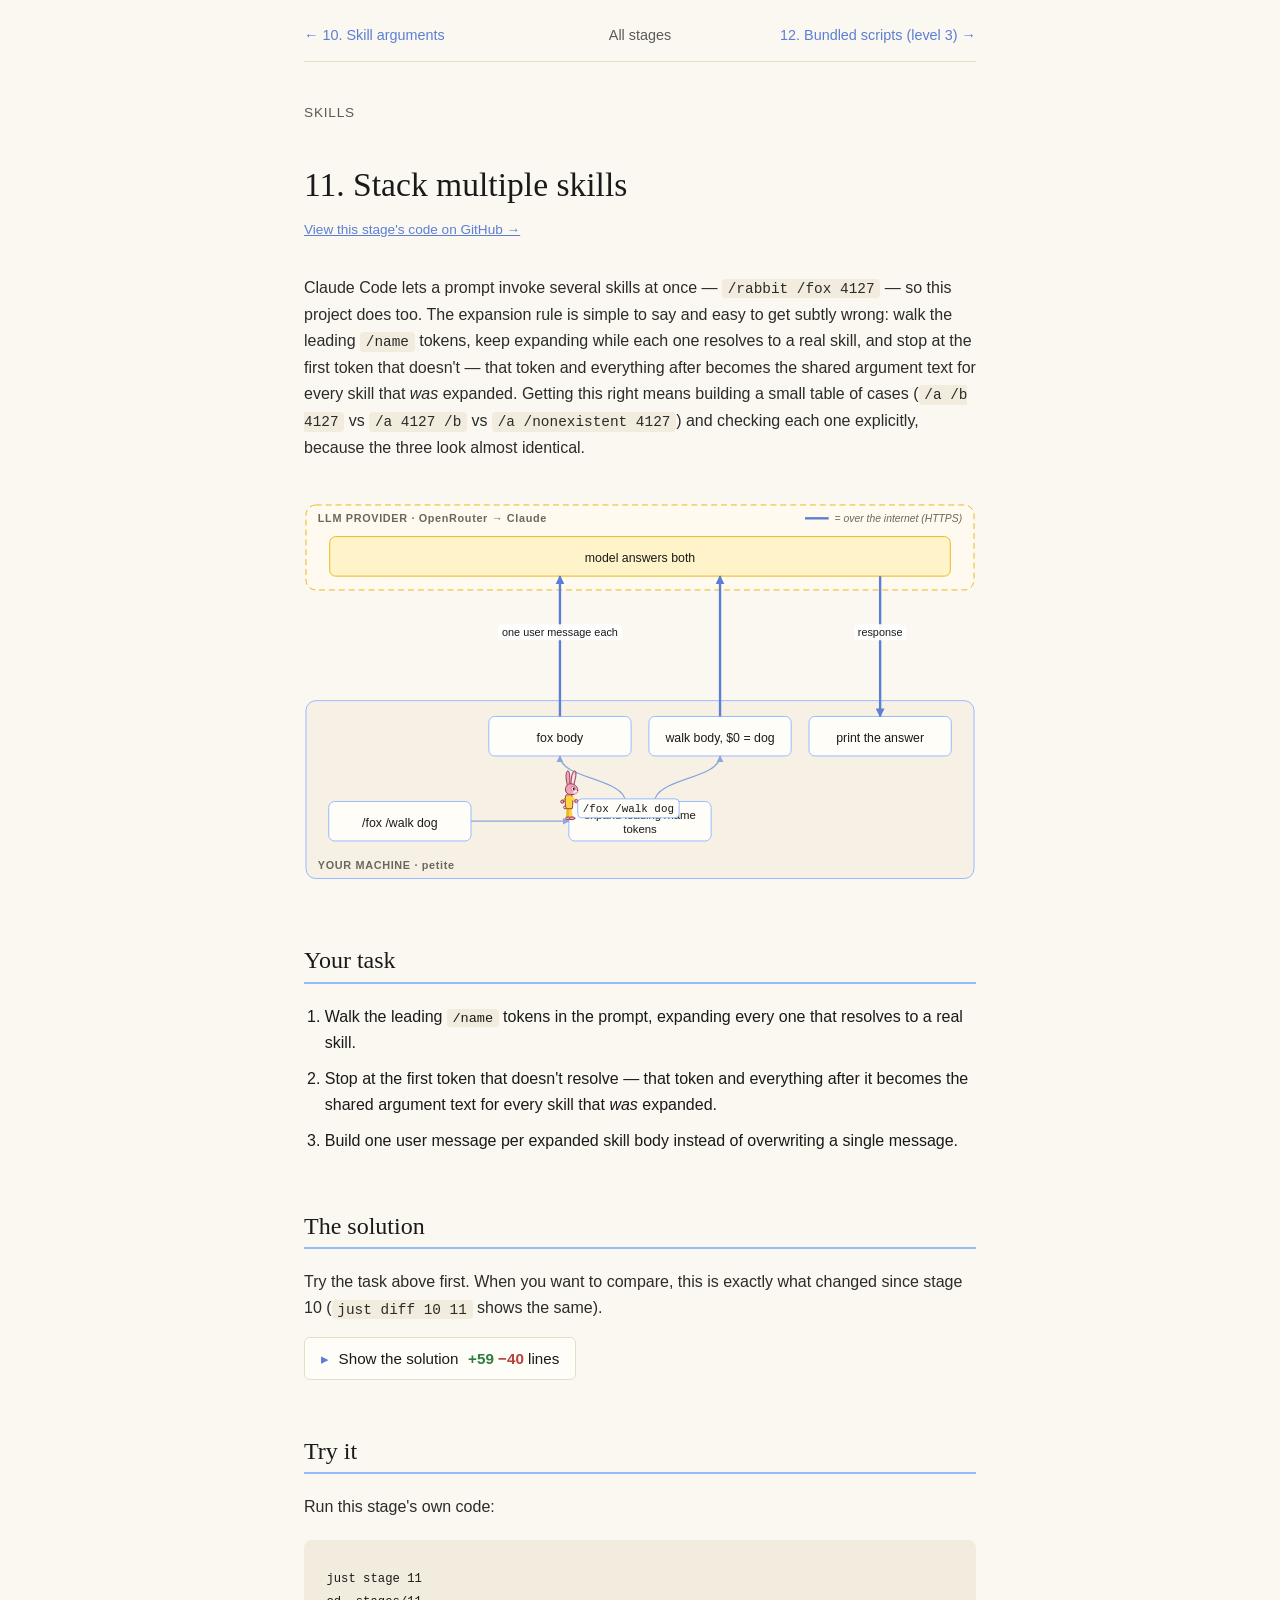
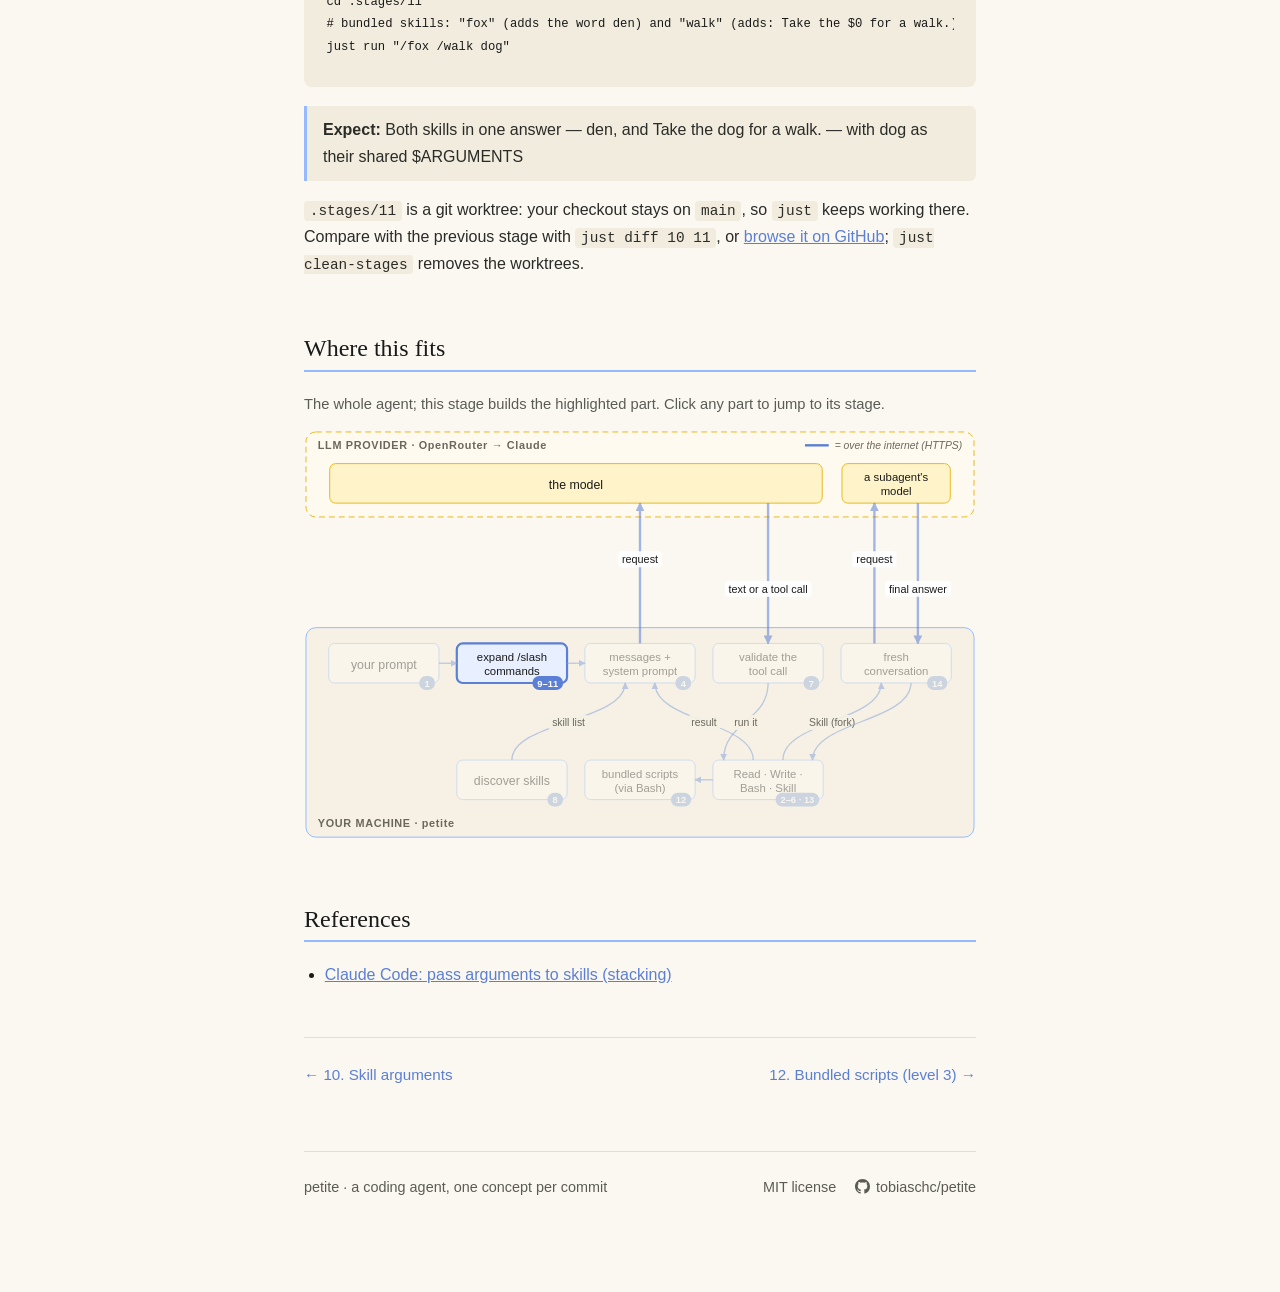
<file: docs/stages/11-stack-skills.html>
<!doctype html>
<html lang="en">
<head>
<meta charset="utf-8">
<meta name="viewport" content="width=device-width, initial-scale=1">
<title>11. Stack multiple skills — petite</title>
<meta name="description" content="Claude Code lets a prompt invoke several skills at once — /rabbit /fox 4127 — so this project does too. The expansion rule is simple to…">
<!-- generated:og -->
  <meta property="og:type" content="website">
<meta property="og:site_name" content="petite">
<meta property="og:title" content="11. Stack multiple skills — petite">
<meta property="og:description" content="Claude Code lets a prompt invoke several skills at once — /rabbit /fox 4127 — so this project does too. The expansion rule is simple to…">
<meta property="og:url" content="https://tobiaschc.github.io/petite/stages/11-stack-skills.html">
<meta property="og:image" content="https://tobiaschc.github.io/petite/assets/og.png">
<meta property="og:image:width" content="1200">
<meta property="og:image:height" content="630">
<meta name="twitter:card" content="summary_large_image">
  <!-- /generated:og -->

  <link rel="stylesheet" href="../style.css">
<link rel="icon" href="../assets/favicon.svg" type="image/svg+xml">
<link rel="icon" href="../assets/mark.png" type="image/png">
</head>
<body>
<main>
  <nav class="stage-nav-top">
    <a href="10-skill-arguments.html">← <span class="s">Stage </span>10<span class="t">. Skill arguments</span></a>
    <a class="all" href="../index.html">All stages</a>
    <a href="12-bundled-scripts.html"><span class="s">Stage </span>12<span class="t">. Bundled scripts (level 3)</span> →</a>
  </nav>
  <p class="stage-kicker">Skills</p>
  <h1 class="page-title">11. Stack multiple skills</h1>
  <a class="code-link" href="https://github.com/tobiaschc/petite/tree/stage-11-stack-skills">View this stage's code on GitHub →</a>

  <p>Claude Code lets a prompt invoke several skills at once — <code>/rabbit /fox 4127</code> — so this project does too. The expansion rule is simple to say and easy to get subtly wrong: walk the leading <code>/name</code> tokens, keep expanding while each one resolves to a real skill, and stop at the first token that doesn't — that token and everything after becomes the shared argument text for every skill that <em>was</em> expanded. Getting this right means building a small table of cases (<code>/a /b 4127</code> vs <code>/a 4127 /b</code> vs <code>/a /nonexistent 4127</code>) and checking each one explicitly, because the three look almost identical.</p>
  <div class="diagram"></div>
  <script type="application/json" class="diagram-spec">
{"cols": 4, "llm": [{"id": "M", "label": "model answers both"}], "local": [{"id": "B1", "label": "fox body", "col": 1, "row": 0}, {"id": "B2", "label": "walk body, $0 = dog", "col": 2, "row": 0}, {"id": "Out", "label": "print the answer", "col": 3, "row": 0}, {"id": "P", "label": "/fox /walk dog", "col": 0, "row": 1}, {"id": "Ex", "label": "expand leading /name tokens", "col": 1.5, "row": 1}], "edges": [["P", "Ex"], ["Ex", "B1"], ["Ex", "B2"], ["B1", "M", "one user message each"], ["B2", "M"], ["M", "Out", "response"]]}
  </script>
  <script type="application/json" class="rabbit-tour">
    [
      {"edge": "P-Ex", "carry": "/fox /walk dog"},
      {"edge": "Ex-B1", "carry": "fox"},
      {"edge": "B1-M", "carry": "…the word den"},
      {"edge": "Ex-B2", "carry": "walk dog"},
      {"edge": "B2-M", "carry": "Take the dog for a walk."},
      {"edge": "M-Out", "carry": "den + Take the dog…"}
    ]
  </script>
  <script type="module" src="../diagram.js"></script>
  <script type="module" src="../rabbit.js"></script>

  <h2>Your task</h2>
  <ol class="task-list">
    <li>Walk the leading <code>/name</code> tokens in the prompt, expanding every one that resolves to a real skill.</li>
    <li>Stop at the first token that doesn't resolve — that token and everything after it becomes the shared argument text for every skill that <em>was</em> expanded.</li>
    <li>Build one user message per expanded skill body instead of overwriting a single message.</li>
  </ol>

  <!-- generated:diff -->
  <h2>The solution</h2>
  <p class="diff-intro">Try the task above first. When you want to compare, this is exactly what changed since stage 10 (<code>just diff 10 11</code> shows the same).</p>
  <details class="solution"><summary><span class="show">Show the solution</span><span class="hide">Hide the solution</span> <span class="d-stat"><span class="d-plus">+59</span> <span class="d-minus">−40</span> lines</span></summary>
  <details class="diff" open><summary><code>.petite/skills/fox/SKILL.md</code><span class="d-stat"><span class="d-plus">+8</span> <span class="d-minus">−0</span></span></summary><pre class="diff-body"><span class="d-hunk">⋯ </span><span class="d-add">---</span><span class="d-add">name: fox</span><span class="d-add">description: Reports the den location for the project&#x27;s fox, demonstrating skill stacking.</span><span class="d-add">---</span><span class="d-add"> </span><span class="d-add">Include the word &quot;den&quot; in your answer, on its own line.</span><span class="d-add"> </span><span class="d-add">Do not call any tools.</span></pre></details>
  <details class="diff" open><summary><code>.petite/skills/walk/SKILL.md</code><span class="d-stat"><span class="d-plus">+8</span> <span class="d-minus">−0</span></span></summary><pre class="diff-body"><span class="d-hunk">⋯ </span><span class="d-add">---</span><span class="d-add">name: walk</span><span class="d-add">description: Takes an animal for a walk, demonstrating shared arguments in a skill stack.</span><span class="d-add">---</span><span class="d-add"> </span><span class="d-add">Include this sentence in your answer, on its own line: Take the $0 for a walk.</span><span class="d-add"> </span><span class="d-add">Do not call any tools.</span></pre></details>
  <details class="diff" open><summary><code>main.py</code><span class="d-stat"><span class="d-plus">+9</span> <span class="d-minus">−9</span></span></summary><pre class="diff-body"><span class="d-hunk">⋯ </span><span class="d-ctx">&quot;&quot;&quot;</span><span class="d-del">Stage 9: slash commands, level 2 (invoke)</span><span class="d-add">Stage 11: stacking multiple skills in one prompt</span><span class="d-ctx"> </span><span class="d-del">A &quot;/name&quot; prompt loads that skill&#x27;s SKILL.md body instead of the raw</span><span class="d-del">prompt — see skills.py for how resolution and progressive disclosure work.</span><span class="d-add">&quot;/fox /walk 4127&quot; now expands into one user message per skill — see</span><span class="d-add">skills.py for how the expansion and argument-sharing rules work.</span><span class="d-ctx">&quot;&quot;&quot;</span><span class="d-ctx"> </span><span class="d-ctx">import argparse</span><span class="d-hunk">⋯ def main():</span><span class="d-ctx"> </span><span class="d-ctx">    client = OpenAI(api_key=API_KEY, base_url=BASE_URL)</span><span class="d-ctx"> </span><span class="d-del">    messages = [{&quot;role&quot;: &quot;user&quot;, &quot;content&quot;: args.prompt}]</span><span class="d-del"> </span><span class="d-del">    skill_body = resolve_slash_command(args.prompt)</span><span class="d-del">    if skill_body is not None:</span><span class="d-del">        print(f&quot;[agent] resolved slash command to skill body ({len(skill_body)} chars)&quot;, file=sys.stderr)</span><span class="d-del">        messages[0][&quot;content&quot;] = skill_body</span><span class="d-add">    skill_bodies = resolve_slash_command(args.prompt)</span><span class="d-add">    if skill_bodies is not None:</span><span class="d-add">        print(f&quot;[agent] resolved {len(skill_bodies)} skill invocation(s)&quot;, file=sys.stderr)</span><span class="d-add">        messages = [{&quot;role&quot;: &quot;user&quot;, &quot;content&quot;: body} for body in skill_bodies]</span><span class="d-add">    else:</span><span class="d-add">        messages = [{&quot;role&quot;: &quot;user&quot;, &quot;content&quot;: args.prompt}]</span><span class="d-ctx"> </span><span class="d-ctx">    skills = discover_skills()</span><span class="d-ctx">    system_prompt = build_skills_system_prompt(skills)</span></pre></details>
  <details class="diff" open><summary><code>skills.py</code><span class="d-stat"><span class="d-plus">+34</span> <span class="d-minus">−31</span></span></summary><pre class="diff-body"><span class="d-hunk">⋯ </span><span class="d-ctx">&quot;&quot;&quot;</span><span class="d-del">Stage 10: skill arguments ($ARGUMENTS, $0, $1, ...)</span><span class="d-del"> </span><span class="d-del">A slash command can pass arguments after the skill name:</span><span class="d-del">&quot;/feed rabbit carrots&quot; invokes &quot;feed&quot; with args [&quot;rabbit&quot;, &quot;carrots&quot;].</span><span class="d-del">The body can reference them with placeholders, substituted before the</span><span class="d-del">body is sent to the model:</span><span class="d-del"> </span><span class="d-del">  $ARGUMENTS         everything after the skill name, joined by spaces</span><span class="d-del">  $ARGUMENTS[0], [1] a single argument, by position</span><span class="d-del">  $0, $1, ...        shorthand for the same thing</span><span class="d-del"> </span><span class="d-del">Order matters when substituting: $ARGUMENTS[0] must be handled before the</span><span class="d-del">bare $ARGUMENTS, or a naive string replace would mangle it into</span><span class="d-del">&quot;rabbit carrots[0]&quot;.</span><span class="d-add">Stage 11: stacking multiple skills in one prompt</span><span class="d-add"> </span><span class="d-add">A prompt can invoke more than one skill at once: &quot;/rabbit /fox 4127&quot;</span><span class="d-add">loads both bodies, and the trailing &quot;4127&quot; reaches each of them as</span><span class="d-add">$ARGUMENTS. Expansion runs left to right from the start of the prompt —</span><span class="d-add">every token that names a real skill gets expanded; the first token that</span><span class="d-add">doesn&#x27;t name a skill ends the run, and it (plus everything after it)</span><span class="d-add">becomes the shared argument text for every skill that WAS expanded.</span><span class="d-add"> </span><span class="d-add">  &quot;/rabbit /fox 4127&quot;        -&gt; expands [rabbit, fox], args = &quot;4127&quot;</span><span class="d-add">  &quot;/rabbit 4127 /fox&quot;        -&gt; expands [rabbit],       args = &quot;4127 /fox&quot;</span><span class="d-add">  &quot;/rabbit /owl 4127&quot; (no owl skill) -&gt; expands [rabbit], args = &quot;/owl 4127&quot;</span><span class="d-ctx">&quot;&quot;&quot;</span><span class="d-ctx"> </span><span class="d-ctx">import os</span><span class="d-hunk">⋯ def load_skill_body(name, skills_dir=SKILLS_DIR):</span><span class="d-ctx"> </span><span class="d-ctx"> </span><span class="d-ctx">def resolve_slash_command(prompt, skills_dir=SKILLS_DIR):</span><span class="d-del">    &quot;&quot;&quot;If prompt starts with &#x27;/&#x27;, resolve the first word as a skill name,</span><span class="d-del">    substitute any argument placeholders in its body, and return that as</span><span class="d-del">    the user message content.</span><span class="d-add">    &quot;&quot;&quot;If prompt starts with one or more &quot;/skill-name&quot; tokens, expand them</span><span class="d-add">    all and return a list of substituted bodies, one per skill — in the</span><span class="d-add">    order they appeared, each with the same trailing argument text.</span><span class="d-ctx"> </span><span class="d-del">    Returns None if the prompt isn&#x27;t a slash command or the named skill</span><span class="d-del">    can&#x27;t be found, so the caller falls back to the raw prompt.</span><span class="d-del">    &quot;&quot;&quot;</span><span class="d-del">    if not prompt.startswith(&quot;/&quot;):</span><span class="d-del">        return None</span><span class="d-add">    Expansion stops at the first token that isn&#x27;t a real skill name; that</span><span class="d-add">    token and everything after it becomes the shared $ARGUMENTS text.</span><span class="d-ctx"> </span><span class="d-del">    rest = prompt[1:].strip()</span><span class="d-del">    if not rest:</span><span class="d-add">    Returns None if the prompt doesn&#x27;t start with a recognized skill</span><span class="d-add">    invocation at all, so the caller falls back to the raw prompt.</span><span class="d-add">    &quot;&quot;&quot;</span><span class="d-add">    tokens = prompt.split()</span><span class="d-add"> </span><span class="d-add">    expanded_names = []</span><span class="d-add">    i = 0</span><span class="d-add">    while i &lt; len(tokens) and tokens[i].startswith(&quot;/&quot;):</span><span class="d-add">        candidate = tokens[i][1:]</span><span class="d-add">        if load_skill_body(candidate, skills_dir) is None:</span><span class="d-add">            break</span><span class="d-add">        expanded_names.append(candidate)</span><span class="d-add">        i += 1</span><span class="d-add"> </span><span class="d-add">    if not expanded_names:</span><span class="d-ctx">        return None</span><span class="d-ctx"> </span><span class="d-del">    parts = rest.split()</span><span class="d-del">    skill_name, args = parts[0], parts[1:]</span><span class="d-del"> </span><span class="d-del">    body = load_skill_body(skill_name, skills_dir)</span><span class="d-del">    if body is None:</span><span class="d-del">        return None</span><span class="d-add">    args = tokens[i:]</span><span class="d-ctx"> </span><span class="d-del">    return substitute_arguments(body, args)</span><span class="d-add">    return [substitute_arguments(load_skill_body(name, skills_dir), args) for name in expanded_names]</span><span class="d-ctx"> </span><span class="d-ctx"> </span><span class="d-ctx">def substitute_arguments(body, args):</span></pre></details>
  </details>
  <!-- /generated:diff -->

  <h2>Try it</h2>
  <p>Run this stage's own code:</p>
  <div class="replicate-steps">
    <pre><code>just stage 11
cd .stages/11
# bundled skills: "fox" (adds the word den) and "walk" (adds: Take the $0 for a walk.)
just run "/fox /walk dog"</code></pre>
  </div>
  <p class="expect"><strong>Expect:</strong> Both skills in one answer — den, and Take the dog for a walk. — with dog as their shared $ARGUMENTS</p>
  <p>
    <code>.stages/11</code> is a git worktree: your checkout stays on <code>main</code>, so
    <code>just</code> keeps working there. Compare with the previous stage with <code>just diff 10 11</code>,
    or <a href="https://github.com/tobiaschc/petite/tree/stage-11-stack-skills">browse it on GitHub</a>;
    <code>just clean-stages</code> removes the worktrees.
  </p>

  <!-- generated:map -->
  <h2>Where this fits</h2>
  <p class="map-intro">The whole agent; this stage builds the highlighted part. Click any part to jump to its stage.</p>
  <div class="diagram map"></div>
  <script type="application/json" class="diagram-spec">
{"cols": 5, "rowGap": 118, "llm": [{"id": "M", "label": "the model", "span": [0, 3]}, {"id": "M2", "label": "a subagent's model", "span": [4, 4]}], "local": [{"id": "P", "label": "your prompt", "col": 0, "row": 0, "badge": "1", "href": "01-talk-to-llm.html"}, {"id": "Slash", "label": "expand /slash commands", "col": 1, "row": 0, "badge": "9–11", "href": "09-slash-commands.html"}, {"id": "Msgs", "label": "messages + system prompt", "col": 2, "row": 0, "badge": "4", "href": "04-agent-loop.html"}, {"id": "Val", "label": "validate the tool call", "col": 3, "row": 0, "badge": "7", "href": "07-pydantic-tools.html"}, {"id": "Fork", "label": "fresh conversation", "col": 4, "row": 0, "badge": "14", "href": "14-subagents.html"}, {"id": "Disc", "label": "discover skills", "col": 1, "row": 1, "badge": "8", "href": "08-skills-level1.html"}, {"id": "Scripts", "label": "bundled scripts (via Bash)", "col": 2, "row": 1, "badge": "12", "href": "12-bundled-scripts.html"}, {"id": "Tools", "label": "Read · Write · Bash · Skill", "col": 3, "row": 1, "badge": "2–6 · 13", "href": "02-read-tool.html"}], "edges": [["P", "Slash"], ["Slash", "Msgs"], ["Disc", "Msgs", "skill list"], ["Msgs", "M", "request"], ["M", "Val", "text or a tool call"], ["Val", "Tools", "run it"], ["Tools", "Msgs", "result"], ["Tools", "Scripts"], ["Tools", "Fork", "Skill (fork)"], ["Fork", "M2", "request"], ["M2", "Fork", "final answer"], ["Fork", "Tools"]], "highlight": ["Slash"]}
  </script>
  <!-- /generated:map -->

  <h2>References</h2>
  <ul class="refs-list">
    <li><a href="https://code.claude.com/docs/en/skills#pass-arguments-to-skills">Claude Code: pass arguments to skills (stacking)</a></li>
  </ul>

  <div class="stage-nav">
    <a href="10-skill-arguments.html">← 10. Skill arguments</a>
    <span class="spacer"></span>
    <a href="12-bundled-scripts.html">12. Bundled scripts (level 3) →</a>
  </div>

  <footer class="site-footer">
    <span><a href="../">petite</a> · a coding agent, one concept per commit</span>
    <span class="footer-links">
      <a href="https://github.com/tobiaschc/petite/blob/main/LICENSE">MIT license</a>
      <a class="gh" href="https://github.com/tobiaschc/petite"><svg viewBox="0 0 16 16" width="15" height="15" aria-hidden="true" fill="currentColor"><path d="M8 0C3.58 0 0 3.58 0 8c0 3.54 2.29 6.53 5.47 7.59.4.07.55-.17.55-.38 0-.19-.01-.82-.01-1.49-2.01.37-2.53-.49-2.69-.94-.09-.23-.48-.94-.82-1.13-.28-.15-.68-.52-.01-.53.63-.01 1.08.58 1.23.82.72 1.21 1.87.87 2.33.66.07-.52.28-.87.51-1.07-1.78-.2-3.64-.89-3.64-3.95 0-.87.31-1.59.82-2.15-.08-.2-.36-1.02.08-2.12 0 0 .67-.21 2.2.82.64-.18 1.32-.27 2-.27.68 0 1.36.09 2 .27 1.53-1.04 2.2-.82 2.2-.82.44 1.1.16 1.92.08 2.12.51.56.82 1.27.82 2.15 0 3.07-1.87 3.75-3.65 3.95.29.25.54.73.54 1.48 0 1.07-.01 1.93-.01 2.2 0 .21.15.46.55.38A8.013 8.013 0 0016 8c0-4.42-3.58-8-8-8z"/></svg> tobiaschc/petite</a>
    </span>
  </footer>
</main>
</body>
</html>
</file>
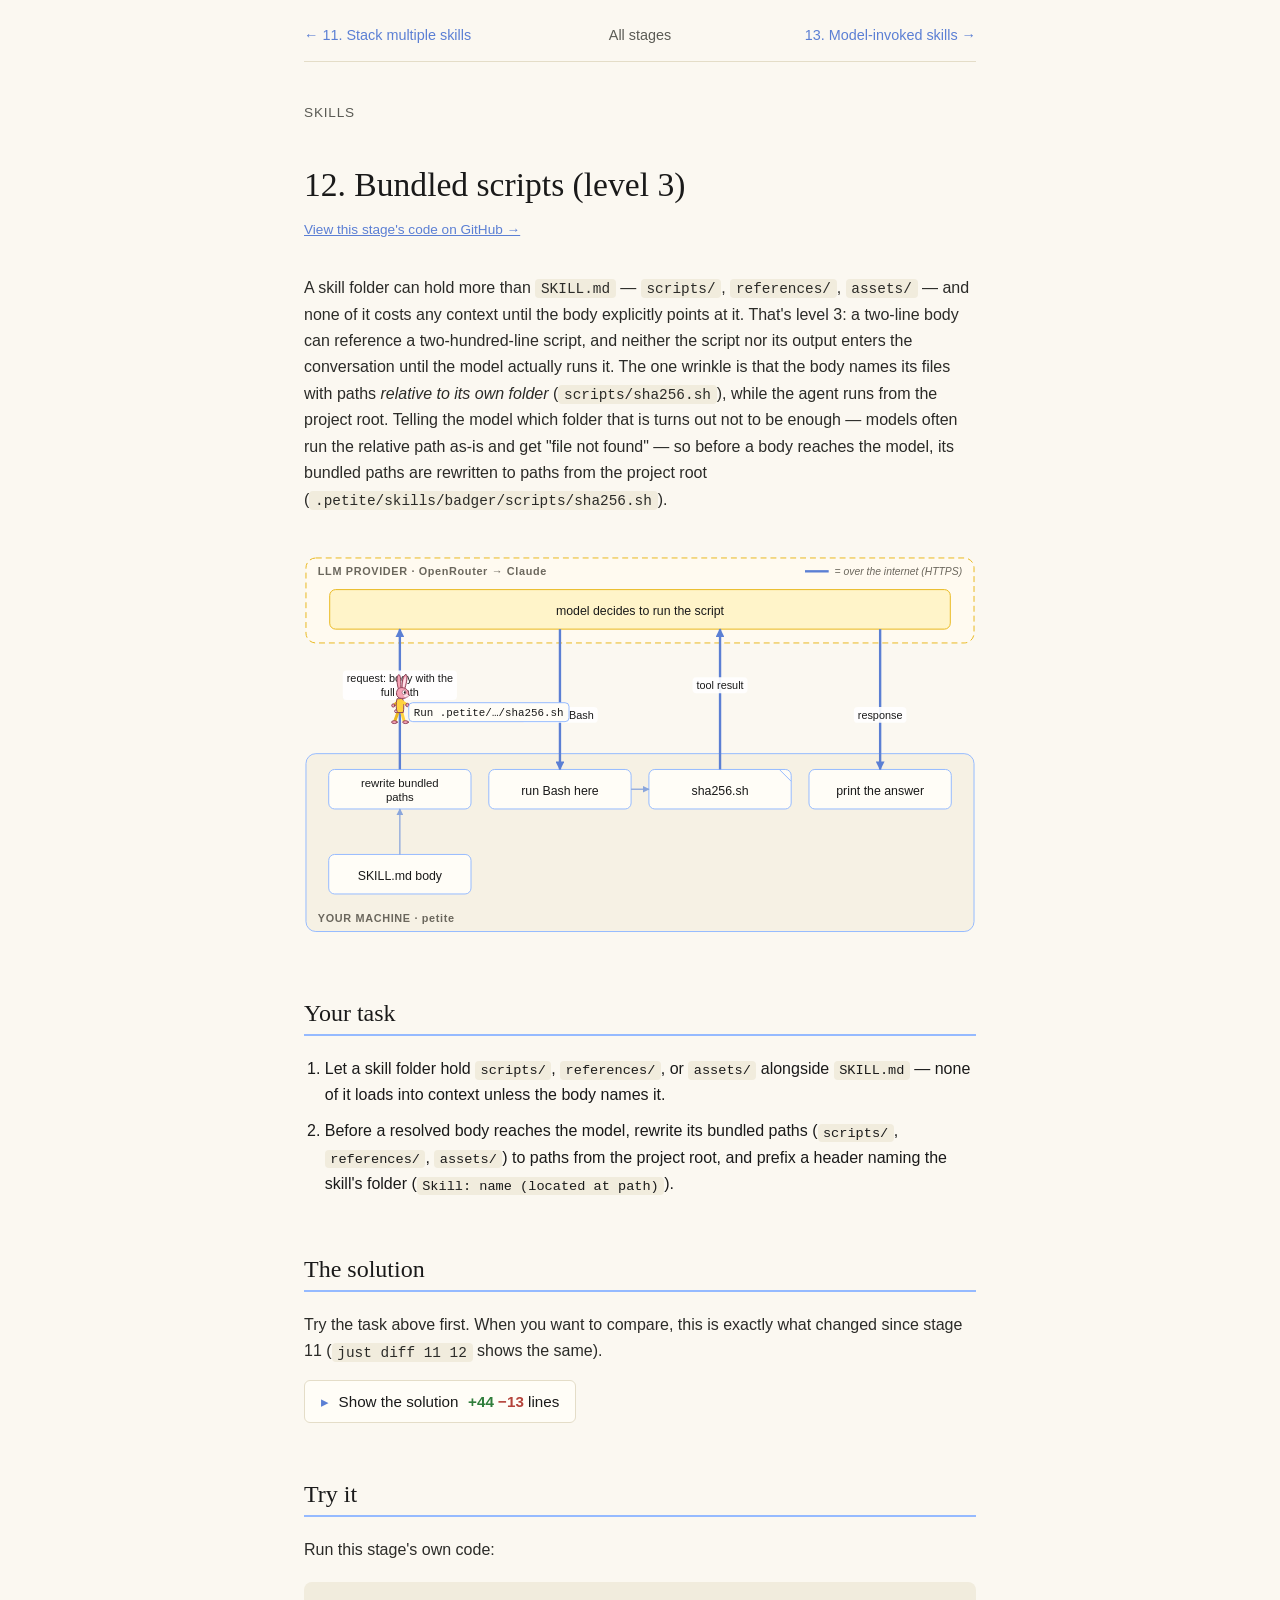
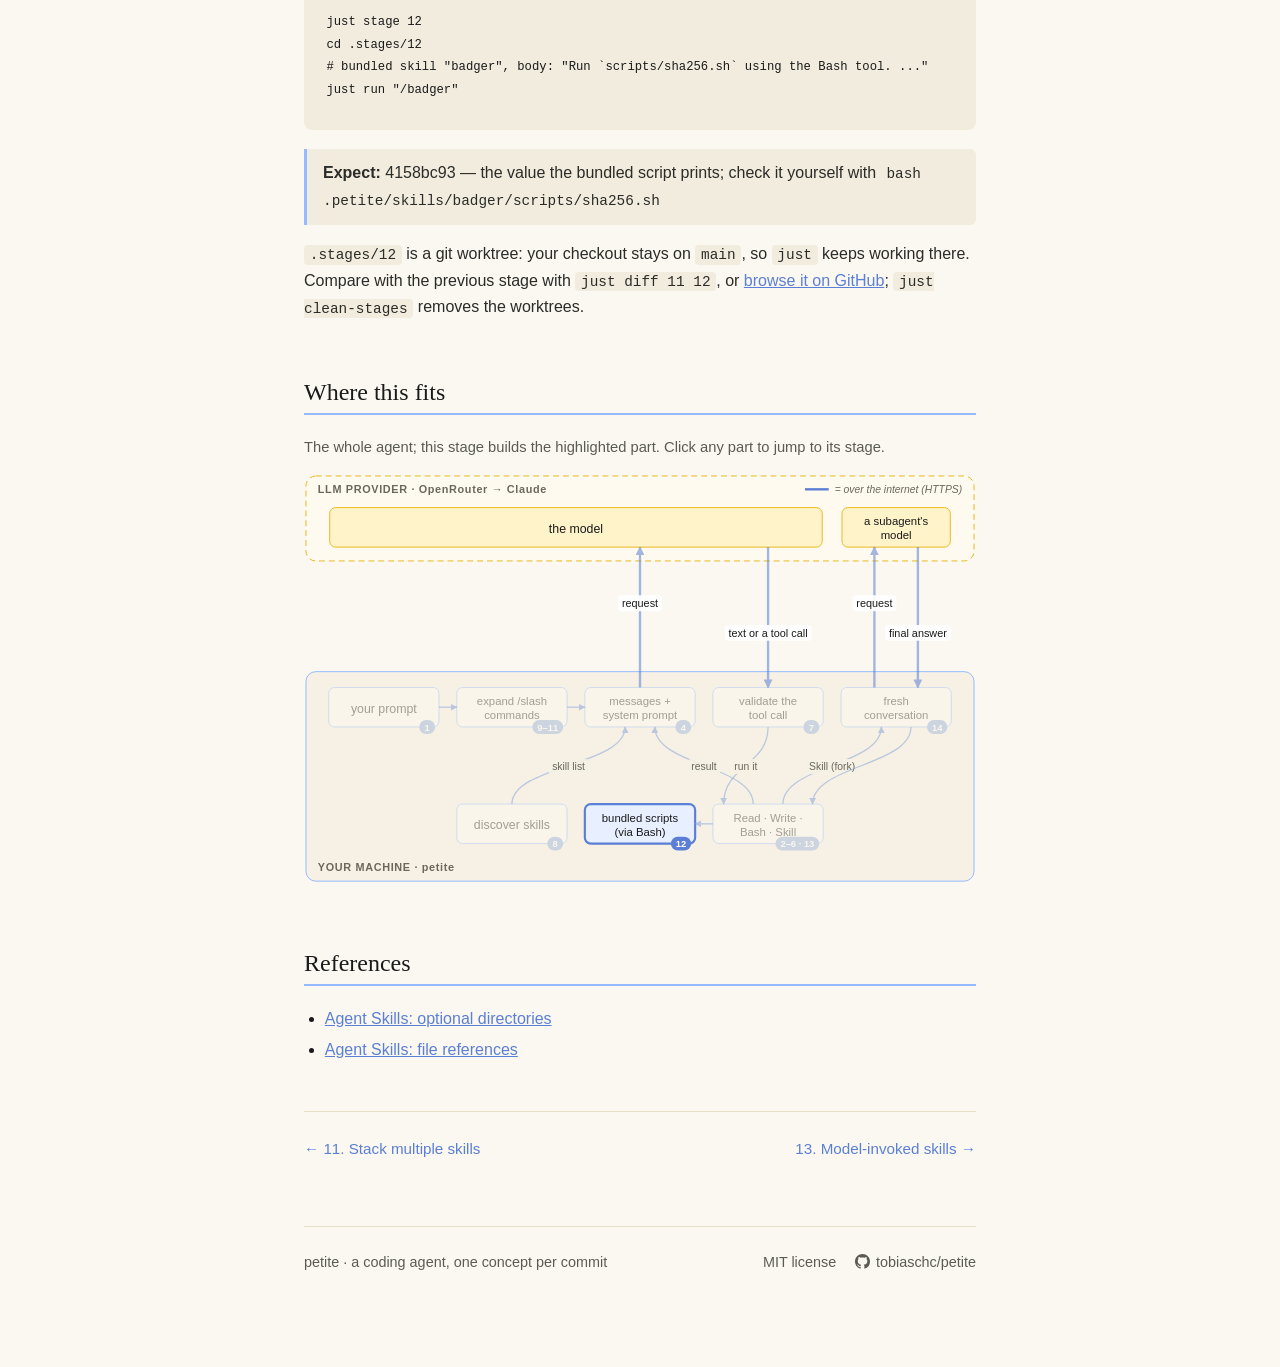
<file: docs/stages/12-bundled-scripts.html>
<!doctype html>
<html lang="en">
<head>
<meta charset="utf-8">
<meta name="viewport" content="width=device-width, initial-scale=1">
<title>12. Bundled scripts (level 3) — petite</title>
<meta name="description" content="A skill folder can hold more than SKILL.md — scripts/, references/, assets/ — and none of it…">
<!-- generated:og -->
  <meta property="og:type" content="website">
<meta property="og:site_name" content="petite">
<meta property="og:title" content="12. Bundled scripts (level 3) — petite">
<meta property="og:description" content="A skill folder can hold more than SKILL.md — scripts/, references/, assets/ — and none of it…">
<meta property="og:url" content="https://tobiaschc.github.io/petite/stages/12-bundled-scripts.html">
<meta property="og:image" content="https://tobiaschc.github.io/petite/assets/og.png">
<meta property="og:image:width" content="1200">
<meta property="og:image:height" content="630">
<meta name="twitter:card" content="summary_large_image">
  <!-- /generated:og -->

  <link rel="stylesheet" href="../style.css">
<link rel="icon" href="../assets/favicon.svg" type="image/svg+xml">
<link rel="icon" href="../assets/mark.png" type="image/png">
</head>
<body>
<main>
  <nav class="stage-nav-top">
    <a href="11-stack-skills.html">← <span class="s">Stage </span>11<span class="t">. Stack multiple skills</span></a>
    <a class="all" href="../index.html">All stages</a>
    <a href="13-skill-tool.html"><span class="s">Stage </span>13<span class="t">. Model-invoked skills</span> →</a>
  </nav>
  <p class="stage-kicker">Skills</p>
  <h1 class="page-title">12. Bundled scripts (level 3)</h1>
  <a class="code-link" href="https://github.com/tobiaschc/petite/tree/stage-12-bundled-scripts">View this stage's code on GitHub →</a>

  <p>A skill folder can hold more than <code>SKILL.md</code> — <code>scripts/</code>, <code>references/</code>, <code>assets/</code> — and none of it costs any context until the body explicitly points at it. That's level 3: a two-line body can reference a two-hundred-line script, and neither the script nor its output enters the conversation until the model actually runs it. The one wrinkle is that the body names its files with paths <em>relative to its own folder</em> (<code>scripts/sha256.sh</code>), while the agent runs from the project root. Telling the model which folder that is turns out not to be enough — models often run the relative path as-is and get "file not found" — so before a body reaches the model, its bundled paths are rewritten to paths from the project root (<code>.petite/skills/badger/scripts/sha256.sh</code>).</p>
  <div class="diagram"></div>
  <script type="application/json" class="diagram-spec">
{"cols": 4, "llm": [{"id": "M", "label": "model decides to run the script"}], "local": [{"id": "Rw", "label": "rewrite bundled paths", "col": 0, "row": 0}, {"id": "Run", "label": "run Bash here", "col": 1, "row": 0}, {"id": "Script", "label": "sha256.sh", "col": 2, "row": 0, "shape": "file"}, {"id": "Out", "label": "print the answer", "col": 3, "row": 0}, {"id": "Body", "label": "SKILL.md body", "col": 0, "row": 1}], "edges": [["Body", "Rw"], ["Rw", "M", "request: body with the full path"], ["M", "Run", "tool call: Bash"], ["Run", "Script"], ["Script", "M", "tool result"], ["M", "Out", "response"]]}
  </script>
  <script type="application/json" class="rabbit-tour">
    [
      {"edge": "Body-Rw", "carry": "Run scripts/sha256.sh"},
      {"edge": "Rw-M", "carry": "Run .petite/…/sha256.sh"},
      {"edge": "M-Run", "carry": "Bash(…/sha256.sh)"},
      {"edge": "Run-Script", "carry": "runs on your machine"},
      {"edge": "Script-M", "carry": "4158bc93"},
      {"edge": "M-Out", "carry": "4158bc93"}
    ]
  </script>
  <script type="module" src="../diagram.js"></script>
  <script type="module" src="../rabbit.js"></script>

  <h2>Your task</h2>
  <ol class="task-list">
    <li>Let a skill folder hold <code>scripts/</code>, <code>references/</code>, or <code>assets/</code> alongside <code>SKILL.md</code> — none of it loads into context unless the body names it.</li>
    <li>Before a resolved body reaches the model, rewrite its bundled paths (<code>scripts/</code>, <code>references/</code>, <code>assets/</code>) to paths from the project root, and prefix a header naming the skill's folder (<code>Skill: name (located at path)</code>).</li>
  </ol>

  <!-- generated:diff -->
  <h2>The solution</h2>
  <p class="diff-intro">Try the task above first. When you want to compare, this is exactly what changed since stage 11 (<code>just diff 11 12</code> shows the same).</p>
  <details class="solution"><summary><span class="show">Show the solution</span><span class="hide">Hide the solution</span> <span class="d-stat"><span class="d-plus">+44</span> <span class="d-minus">−13</span> lines</span></summary>
  <details class="diff" open><summary><code>.petite/skills/badger/SKILL.md</code><span class="d-stat"><span class="d-plus">+8</span> <span class="d-minus">−0</span></span></summary><pre class="diff-body"><span class="d-hunk">⋯ </span><span class="d-add">---</span><span class="d-add">name: badger</span><span class="d-add">description: Reports the checksum of the project&#x27;s data file, demonstrating a bundled script.</span><span class="d-add">---</span><span class="d-add"> </span><span class="d-add">Run `scripts/sha256.sh` using the Bash tool.</span><span class="d-add"> </span><span class="d-add">Respond with only the value it prints, and nothing else.</span></pre></details>
  <details class="diff" open><summary><code>.petite/skills/badger/data.txt</code><span class="d-stat"><span class="d-plus">+1</span> <span class="d-minus">−0</span></span></summary><pre class="diff-body"><span class="d-hunk">⋯ </span><span class="d-add">sett location: forest edge, 47 tunnels deep</span></pre></details>
  <details class="diff" open><summary><code>.petite/skills/badger/scripts/sha256.sh</code><span class="d-stat"><span class="d-plus">+2</span> <span class="d-minus">−0</span></span></summary><pre class="diff-body"><span class="d-hunk">⋯ </span><span class="d-add">#!/usr/bin/env bash</span><span class="d-add">cd &quot;$(dirname &quot;$0&quot;)/..&quot; &amp;&amp; sha256sum data.txt | cut -c1-8</span></pre></details>
  <details class="diff" open><summary><code>skills.py</code><span class="d-stat"><span class="d-plus">+33</span> <span class="d-minus">−13</span></span></summary><pre class="diff-body"><span class="d-hunk">⋯ </span><span class="d-ctx">&quot;&quot;&quot;</span><span class="d-del">Stage 11: stacking multiple skills in one prompt</span><span class="d-del"> </span><span class="d-del">A prompt can invoke more than one skill at once: &quot;/rabbit /fox 4127&quot;</span><span class="d-del">loads both bodies, and the trailing &quot;4127&quot; reaches each of them as</span><span class="d-del">$ARGUMENTS. Expansion runs left to right from the start of the prompt —</span><span class="d-del">every token that names a real skill gets expanded; the first token that</span><span class="d-del">doesn&#x27;t name a skill ends the run, and it (plus everything after it)</span><span class="d-del">becomes the shared argument text for every skill that WAS expanded.</span><span class="d-del"> </span><span class="d-del">  &quot;/rabbit /fox 4127&quot;        -&gt; expands [rabbit, fox], args = &quot;4127&quot;</span><span class="d-del">  &quot;/rabbit 4127 /fox&quot;        -&gt; expands [rabbit],       args = &quot;4127 /fox&quot;</span><span class="d-del">  &quot;/rabbit /owl 4127&quot; (no owl skill) -&gt; expands [rabbit], args = &quot;/owl 4127&quot;</span><span class="d-add">Stage 12: level 3 — bundled scripts</span><span class="d-add"> </span><span class="d-add">A skill folder can hold more than SKILL.md: scripts/, references/,</span><span class="d-add">assets/ — level 3 of progressive disclosure. These never enter context</span><span class="d-add">on their own; the body has to point at them, and only then does the</span><span class="d-add">model load/run them (here, scripts/, via the Bash tool).</span><span class="d-add"> </span><span class="d-add">A body says &quot;Run `scripts/sha256.sh`&quot; using a path relative to its OWN</span><span class="d-add">skill folder — but the agent runs from the project root. Only telling</span><span class="d-add">the model which folder that is isn&#x27;t enough: models often run the</span><span class="d-add">relative path as-is and get &quot;file not found&quot;. So before the body</span><span class="d-add">reaches the model, its bundled paths (scripts/, references/, assets/)</span><span class="d-add">are rewritten to project-root paths, e.g. &quot;scripts/sha256.sh&quot; becomes</span><span class="d-add">&quot;.petite/skills/badger/scripts/sha256.sh&quot;.</span><span class="d-ctx">&quot;&quot;&quot;</span><span class="d-ctx"> </span><span class="d-ctx">import os</span><span class="d-hunk">⋯ def resolve_slash_command(prompt, skills_dir=SKILLS_DIR):</span><span class="d-ctx"> </span><span class="d-ctx">    args = tokens[i:]</span><span class="d-ctx"> </span><span class="d-del">    return [substitute_arguments(load_skill_body(name, skills_dir), args) for name in expanded_names]</span><span class="d-add">    return [</span><span class="d-add">        _with_folder_header(name, substitute_arguments(load_skill_body(name, skills_dir), args), skills_dir)</span><span class="d-add">        for name in expanded_names</span><span class="d-add">    ]</span><span class="d-add"> </span><span class="d-add"> </span><span class="d-add">def _with_folder_header(name, body, skills_dir=SKILLS_DIR):</span><span class="d-add">    &quot;&quot;&quot;Prefix a skill&#x27;s (already-substituted) body with a header naming</span><span class="d-add">    its own folder, and rewrite the body&#x27;s bundled paths (scripts/,</span><span class="d-add">    references/, assets/) to paths from the project root, where the</span><span class="d-add">    agent, and so every Bash/Read call, actually runs.</span><span class="d-add">    &quot;&quot;&quot;</span><span class="d-add">    folder = os.path.join(skills_dir, name)</span><span class="d-add">    body = re.sub(</span><span class="d-add">        r&quot;(?&lt;![\w./-])((?:scripts|references|assets)/[\w./-]+)&quot;,</span><span class="d-add">        lambda m: os.path.join(folder, m.group(1)),</span><span class="d-add">        body,</span><span class="d-add">    )</span><span class="d-add">    return f&quot;Skill: {name} (located at {folder})\n\n{body}&quot;</span><span class="d-ctx"> </span><span class="d-ctx"> </span><span class="d-ctx">def substitute_arguments(body, args):</span></pre></details>
  </details>
  <!-- /generated:diff -->

  <h2>Try it</h2>
  <p>Run this stage's own code:</p>
  <div class="replicate-steps">
    <pre><code>just stage 12
cd .stages/12
# bundled skill "badger", body: "Run `scripts/sha256.sh` using the Bash tool. ..."
just run "/badger"</code></pre>
  </div>
  <p class="expect"><strong>Expect:</strong> 4158bc93 — the value the bundled script prints; check it yourself with <code>bash .petite/skills/badger/scripts/sha256.sh</code></p>
  <p>
    <code>.stages/12</code> is a git worktree: your checkout stays on <code>main</code>, so
    <code>just</code> keeps working there. Compare with the previous stage with <code>just diff 11 12</code>,
    or <a href="https://github.com/tobiaschc/petite/tree/stage-12-bundled-scripts">browse it on GitHub</a>;
    <code>just clean-stages</code> removes the worktrees.
  </p>

  <!-- generated:map -->
  <h2>Where this fits</h2>
  <p class="map-intro">The whole agent; this stage builds the highlighted part. Click any part to jump to its stage.</p>
  <div class="diagram map"></div>
  <script type="application/json" class="diagram-spec">
{"cols": 5, "rowGap": 118, "llm": [{"id": "M", "label": "the model", "span": [0, 3]}, {"id": "M2", "label": "a subagent's model", "span": [4, 4]}], "local": [{"id": "P", "label": "your prompt", "col": 0, "row": 0, "badge": "1", "href": "01-talk-to-llm.html"}, {"id": "Slash", "label": "expand /slash commands", "col": 1, "row": 0, "badge": "9–11", "href": "09-slash-commands.html"}, {"id": "Msgs", "label": "messages + system prompt", "col": 2, "row": 0, "badge": "4", "href": "04-agent-loop.html"}, {"id": "Val", "label": "validate the tool call", "col": 3, "row": 0, "badge": "7", "href": "07-pydantic-tools.html"}, {"id": "Fork", "label": "fresh conversation", "col": 4, "row": 0, "badge": "14", "href": "14-subagents.html"}, {"id": "Disc", "label": "discover skills", "col": 1, "row": 1, "badge": "8", "href": "08-skills-level1.html"}, {"id": "Scripts", "label": "bundled scripts (via Bash)", "col": 2, "row": 1, "badge": "12", "href": "12-bundled-scripts.html"}, {"id": "Tools", "label": "Read · Write · Bash · Skill", "col": 3, "row": 1, "badge": "2–6 · 13", "href": "02-read-tool.html"}], "edges": [["P", "Slash"], ["Slash", "Msgs"], ["Disc", "Msgs", "skill list"], ["Msgs", "M", "request"], ["M", "Val", "text or a tool call"], ["Val", "Tools", "run it"], ["Tools", "Msgs", "result"], ["Tools", "Scripts"], ["Tools", "Fork", "Skill (fork)"], ["Fork", "M2", "request"], ["M2", "Fork", "final answer"], ["Fork", "Tools"]], "highlight": ["Scripts"]}
  </script>
  <!-- /generated:map -->

  <h2>References</h2>
  <ul class="refs-list">
    <li><a href="https://agentskills.io/specification#optional-directories">Agent Skills: optional directories</a></li>
    <li><a href="https://agentskills.io/specification#file-references">Agent Skills: file references</a></li>
  </ul>

  <div class="stage-nav">
    <a href="11-stack-skills.html">← 11. Stack multiple skills</a>
    <span class="spacer"></span>
    <a href="13-skill-tool.html">13. Model-invoked skills →</a>
  </div>

  <footer class="site-footer">
    <span><a href="../">petite</a> · a coding agent, one concept per commit</span>
    <span class="footer-links">
      <a href="https://github.com/tobiaschc/petite/blob/main/LICENSE">MIT license</a>
      <a class="gh" href="https://github.com/tobiaschc/petite"><svg viewBox="0 0 16 16" width="15" height="15" aria-hidden="true" fill="currentColor"><path d="M8 0C3.58 0 0 3.58 0 8c0 3.54 2.29 6.53 5.47 7.59.4.07.55-.17.55-.38 0-.19-.01-.82-.01-1.49-2.01.37-2.53-.49-2.69-.94-.09-.23-.48-.94-.82-1.13-.28-.15-.68-.52-.01-.53.63-.01 1.08.58 1.23.82.72 1.21 1.87.87 2.33.66.07-.52.28-.87.51-1.07-1.78-.2-3.64-.89-3.64-3.95 0-.87.31-1.59.82-2.15-.08-.2-.36-1.02.08-2.12 0 0 .67-.21 2.2.82.64-.18 1.32-.27 2-.27.68 0 1.36.09 2 .27 1.53-1.04 2.2-.82 2.2-.82.44 1.1.16 1.92.08 2.12.51.56.82 1.27.82 2.15 0 3.07-1.87 3.75-3.65 3.95.29.25.54.73.54 1.48 0 1.07-.01 1.93-.01 2.2 0 .21.15.46.55.38A8.013 8.013 0 0016 8c0-4.42-3.58-8-8-8z"/></svg> tobiaschc/petite</a>
    </span>
  </footer>
</main>
</body>
</html>
</file>
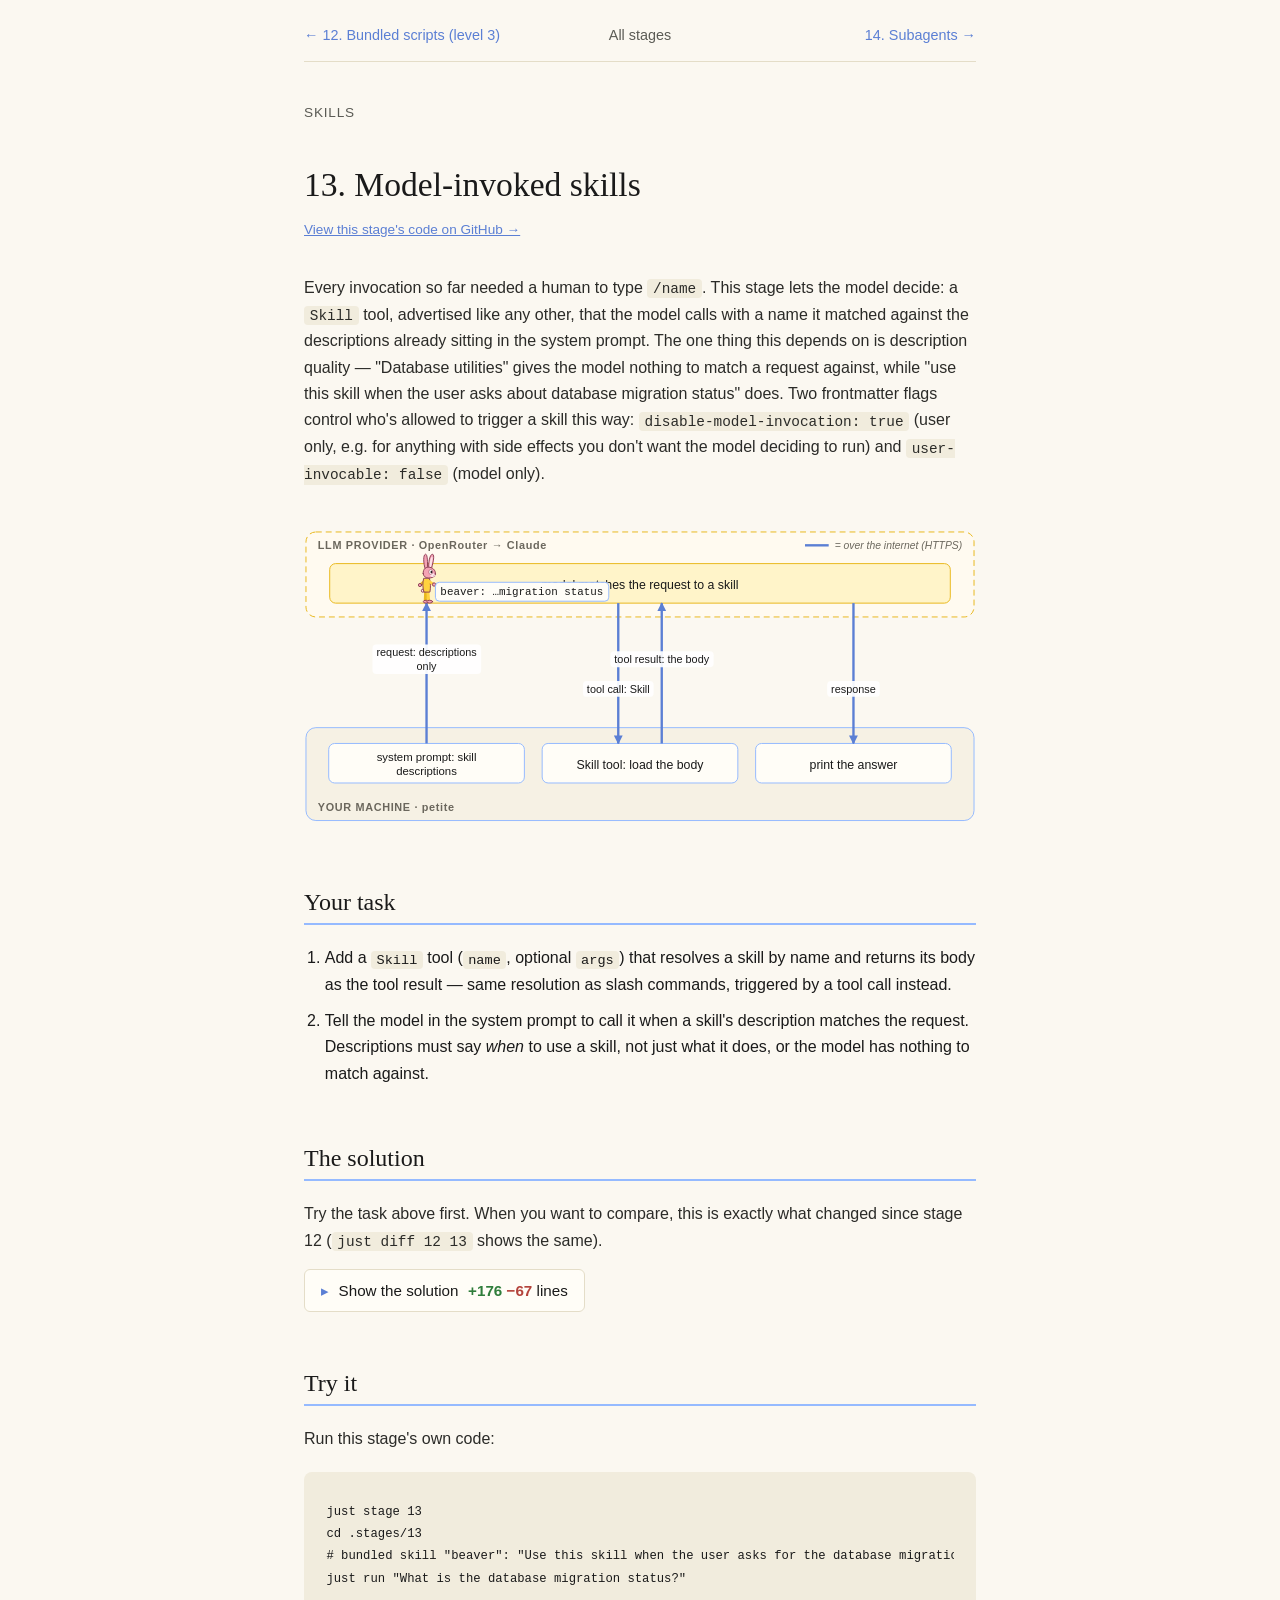
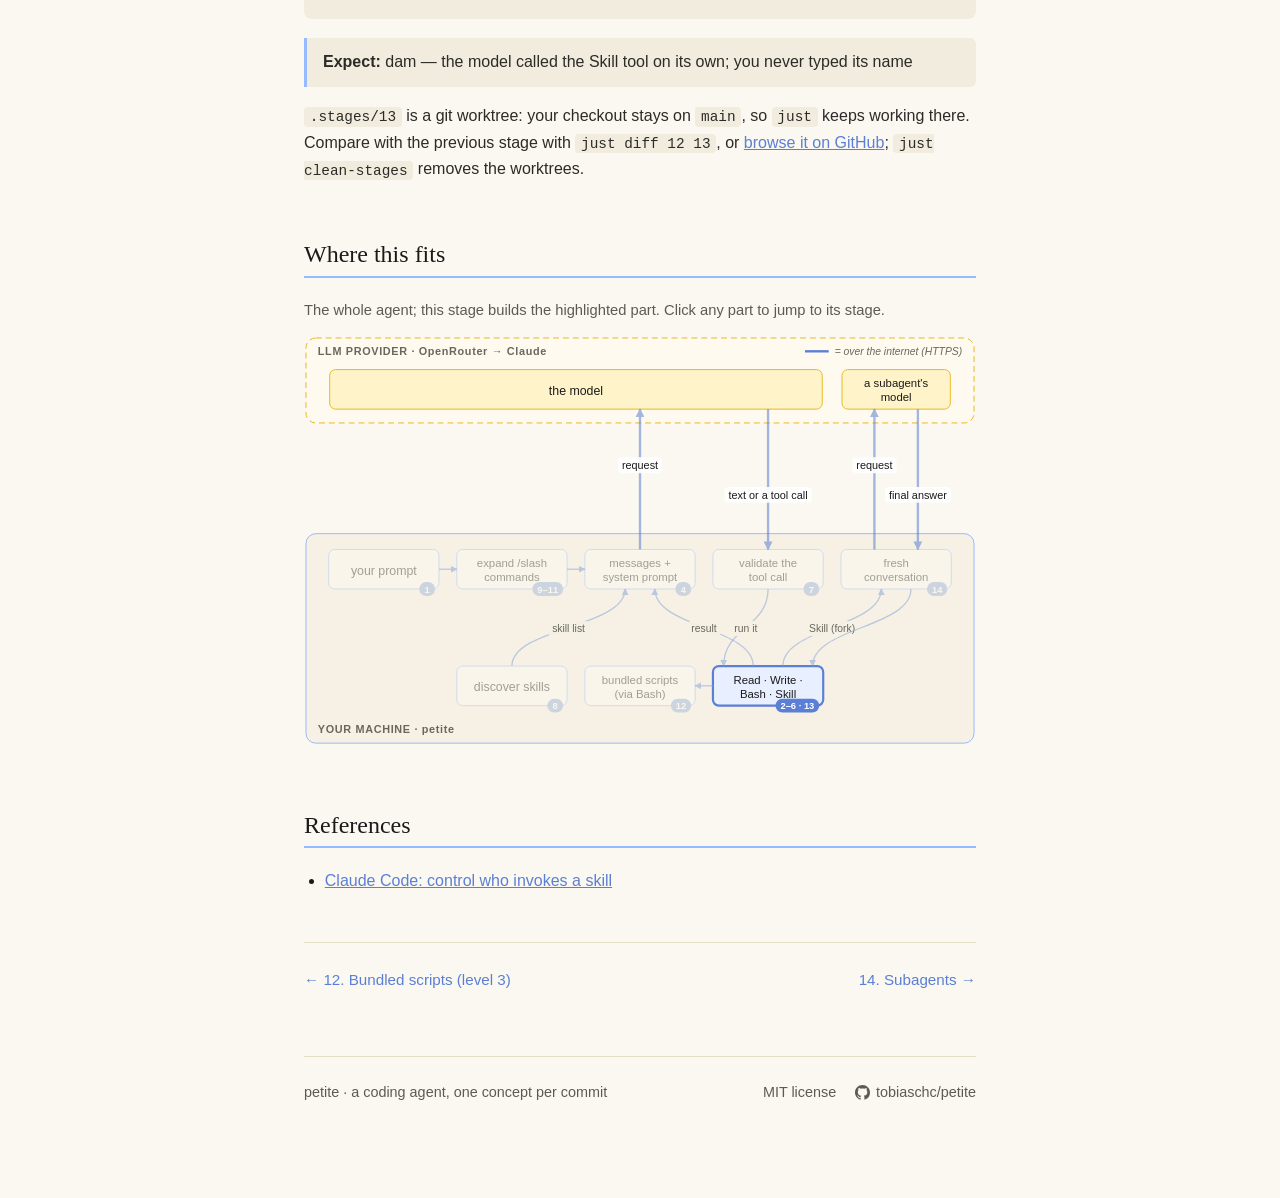
<file: docs/stages/13-skill-tool.html>
<!doctype html>
<html lang="en">
<head>
<meta charset="utf-8">
<meta name="viewport" content="width=device-width, initial-scale=1">
<title>13. Model-invoked skills — petite</title>
<meta name="description" content="Every invocation so far needed a human to type /name. This stage lets the model decide: a Skill tool, advertised like any…">
<!-- generated:og -->
  <meta property="og:type" content="website">
<meta property="og:site_name" content="petite">
<meta property="og:title" content="13. Model-invoked skills — petite">
<meta property="og:description" content="Every invocation so far needed a human to type /name. This stage lets the model decide: a Skill tool, advertised like any…">
<meta property="og:url" content="https://tobiaschc.github.io/petite/stages/13-skill-tool.html">
<meta property="og:image" content="https://tobiaschc.github.io/petite/assets/og.png">
<meta property="og:image:width" content="1200">
<meta property="og:image:height" content="630">
<meta name="twitter:card" content="summary_large_image">
  <!-- /generated:og -->

  <link rel="stylesheet" href="../style.css">
<link rel="icon" href="../assets/favicon.svg" type="image/svg+xml">
<link rel="icon" href="../assets/mark.png" type="image/png">
</head>
<body>
<main>
  <nav class="stage-nav-top">
    <a href="12-bundled-scripts.html">← <span class="s">Stage </span>12<span class="t">. Bundled scripts (level 3)</span></a>
    <a class="all" href="../index.html">All stages</a>
    <a href="14-subagents.html"><span class="s">Stage </span>14<span class="t">. Subagents</span> →</a>
  </nav>
  <p class="stage-kicker">Skills</p>
  <h1 class="page-title">13. Model-invoked skills</h1>
  <a class="code-link" href="https://github.com/tobiaschc/petite/tree/stage-13-skill-tool">View this stage's code on GitHub →</a>

  <p>Every invocation so far needed a human to type <code>/name</code>. This stage lets the model decide: a <code>Skill</code> tool, advertised like any other, that the model calls with a name it matched against the descriptions already sitting in the system prompt. The one thing this depends on is description quality — "Database utilities" gives the model nothing to match a request against, while "use this skill when the user asks about database migration status" does. Two frontmatter flags control who's allowed to trigger a skill this way: <code>disable-model-invocation: true</code> (user only, e.g. for anything with side effects you don't want the model deciding to run) and <code>user-invocable: false</code> (model only).</p>
  <div class="diagram"></div>
  <script type="application/json" class="diagram-spec">
{"cols": 3, "llm": [{"id": "M", "label": "model matches the request to a skill"}], "local": [{"id": "SP", "label": "system prompt: skill descriptions", "col": 0, "row": 0}, {"id": "ST", "label": "Skill tool: load the body", "col": 1, "row": 0}, {"id": "Out", "label": "print the answer", "col": 2, "row": 0}], "edges": [["SP", "M", "request: descriptions only"], ["M", "ST", "tool call: Skill"], ["ST", "M", "tool result: the body"], ["M", "Out", "response"]]}
  </script>
  <script type="application/json" class="rabbit-tour">
    [
      {"edge": "SP-M", "carry": "beaver: …migration status"},
      {"edge": "M-ST", "carry": "Skill(beaver)"},
      {"edge": "ST-M", "carry": "beaver's body"},
      {"edge": "M-Out", "carry": "dam"}
    ]
  </script>
  <script type="module" src="../diagram.js"></script>
  <script type="module" src="../rabbit.js"></script>

  <h2>Your task</h2>
  <ol class="task-list">
    <li>Add a <code>Skill</code> tool (<code>name</code>, optional <code>args</code>) that resolves a skill by name and returns its body as the tool result — same resolution as slash commands, triggered by a tool call instead.</li>
    <li>Tell the model in the system prompt to call it when a skill's description matches the request. Descriptions must say <em>when</em> to use a skill, not just what it does, or the model has nothing to match against.</li>
  </ol>

  <!-- generated:diff -->
  <h2>The solution</h2>
  <p class="diff-intro">Try the task above first. When you want to compare, this is exactly what changed since stage 12 (<code>just diff 12 13</code> shows the same).</p>
  <details class="solution"><summary><span class="show">Show the solution</span><span class="hide">Hide the solution</span> <span class="d-stat"><span class="d-plus">+176</span> <span class="d-minus">−67</span> lines</span></summary>
  <details class="diff" open><summary><code>.petite/skills/beaver/SKILL.md</code><span class="d-stat"><span class="d-plus">+8</span> <span class="d-minus">−0</span></span></summary><pre class="diff-body"><span class="d-hunk">⋯ </span><span class="d-add">---</span><span class="d-add">name: beaver</span><span class="d-add">description: Use this skill when the user asks for the database migration status.</span><span class="d-add">---</span><span class="d-add"> </span><span class="d-add">Respond with exactly one word: dam</span><span class="d-add"> </span><span class="d-add">Do not add any other text, punctuation, or formatting.</span></pre></details>
  <details class="diff" open><summary><code>main.py</code><span class="d-stat"><span class="d-plus">+18</span> <span class="d-minus">−6</span></span></summary><pre class="diff-body"><span class="d-hunk">⋯ MAX_TURNS = 20</span><span class="d-ctx"> </span><span class="d-ctx"> </span><span class="d-ctx">def main():</span><span class="d-del">    parser = argparse.ArgumentParser(description=&quot;petite-harness: a tiny AI coding assistant&quot;)</span><span class="d-del">    parser.add_argument(&quot;-p&quot;, &quot;--prompt&quot;, required=True, help=&quot;the task to ask the model&quot;)</span><span class="d-add">    parser = argparse.ArgumentParser(description=&quot;petite: a tiny AI coding assistant&quot;)</span><span class="d-add">    parser.add_argument(</span><span class="d-add">        &quot;-p&quot;, &quot;--prompt&quot;, required=True, help=&quot;the task to ask the model&quot;</span><span class="d-add">    )</span><span class="d-ctx">    args = parser.parse_args()</span><span class="d-ctx"> </span><span class="d-ctx">    if not API_KEY:</span><span class="d-hunk">⋯ def main():</span><span class="d-ctx"> </span><span class="d-ctx">    skill_bodies = resolve_slash_command(args.prompt)</span><span class="d-ctx">    if skill_bodies is not None:</span><span class="d-del">        print(f&quot;[agent] resolved {len(skill_bodies)} skill invocation(s)&quot;, file=sys.stderr)</span><span class="d-add">        print(</span><span class="d-add">            f&quot;[agent] resolved {len(skill_bodies)} skill invocation(s)&quot;, file=sys.stderr</span><span class="d-add">        )</span><span class="d-ctx">        messages = [{&quot;role&quot;: &quot;user&quot;, &quot;content&quot;: body} for body in skill_bodies]</span><span class="d-ctx">    else:</span><span class="d-ctx">        messages = [{&quot;role&quot;: &quot;user&quot;, &quot;content&quot;: args.prompt}]</span><span class="d-hunk">⋯ def main():</span><span class="d-ctx">        messages.insert(0, {&quot;role&quot;: &quot;system&quot;, &quot;content&quot;: system_prompt})</span><span class="d-ctx"> </span><span class="d-ctx">    for turn in range(1, MAX_TURNS + 1):</span><span class="d-del">        print(f&quot;[agent] turn {turn}: calling model with {len(messages)} message(s)&quot;, file=sys.stderr)</span><span class="d-add">        print(</span><span class="d-add">            f&quot;[agent] turn {turn}: calling model with {len(messages)} message(s)&quot;,</span><span class="d-add">            file=sys.stderr,</span><span class="d-add">        )</span><span class="d-ctx"> </span><span class="d-ctx">        response = client.chat.completions.create(</span><span class="d-ctx">            model=MODEL,</span><span class="d-hunk">⋯ def main():</span><span class="d-ctx">            print(message.content)</span><span class="d-ctx">            return</span><span class="d-ctx"> </span><span class="d-del">        print(f&quot;[agent] turn {turn}: {len(tool_calls)} tool call(s) requested&quot;, file=sys.stderr)</span><span class="d-add">        print(</span><span class="d-add">            f&quot;[agent] turn {turn}: {len(tool_calls)} tool call(s) requested&quot;,</span><span class="d-add">            file=sys.stderr,</span><span class="d-add">        )</span><span class="d-ctx"> </span><span class="d-ctx">        for call in tool_calls:</span><span class="d-ctx">            arguments = json.loads(call.function.arguments)</span><span class="d-del">            print(f&quot;[agent] executing {call.function.name}({arguments})&quot;, file=sys.stderr)</span><span class="d-add">            print(</span><span class="d-add">                f&quot;[agent] executing {call.function.name}({arguments})&quot;, file=sys.stderr</span><span class="d-add">            )</span><span class="d-ctx"> </span><span class="d-ctx">            result = execute_tool(call.function.name, arguments)</span><span class="d-ctx"> </span></pre></details>
  <details class="diff" open><summary><code>skills.py</code><span class="d-stat"><span class="d-plus">+107</span> <span class="d-minus">−42</span></span></summary><pre class="diff-body"><span class="d-hunk">⋯ </span><span class="d-ctx">&quot;&quot;&quot;</span><span class="d-del">Stage 12: level 3 — bundled scripts</span><span class="d-del"> </span><span class="d-del">A skill folder can hold more than SKILL.md: scripts/, references/,</span><span class="d-del">assets/ — level 3 of progressive disclosure. These never enter context</span><span class="d-del">on their own; the body has to point at them, and only then does the</span><span class="d-del">model load/run them (here, scripts/, via the Bash tool).</span><span class="d-del"> </span><span class="d-del">A body says &quot;Run `scripts/sha256.sh`&quot; using a path relative to its OWN</span><span class="d-del">skill folder — but the agent runs from the project root. Only telling</span><span class="d-del">the model which folder that is isn&#x27;t enough: models often run the</span><span class="d-del">relative path as-is and get &quot;file not found&quot;. So before the body</span><span class="d-del">reaches the model, its bundled paths (scripts/, references/, assets/)</span><span class="d-del">are rewritten to project-root paths, e.g. &quot;scripts/sha256.sh&quot; becomes</span><span class="d-del">&quot;.petite/skills/badger/scripts/sha256.sh&quot;.</span><span class="d-add">Stage 13: model-invoked skills (the Skill tool)</span><span class="d-add"> </span><span class="d-add">Every invocation so far needed the user to type &quot;/name&quot;. Now the model</span><span class="d-add">can invoke a skill itself: it sees the name + description of every skill</span><span class="d-add">in the system prompt (level 1, unchanged), and when one matches the</span><span class="d-add">user&#x27;s request, it calls a &quot;Skill&quot; tool with that name — exactly like it</span><span class="d-add">calls Read or Bash — and we hand back that skill&#x27;s body as the tool</span><span class="d-add">result, with the same folder-header + argument substitution as before.</span><span class="d-add"> </span><span class="d-add">This only works if descriptions say WHEN to use a skill, not just what</span><span class="d-add">it does — &quot;Database utilities&quot; gives the model nothing to match a</span><span class="d-add">request against; &quot;Use this skill when the user asks about database</span><span class="d-add">migration status&quot; does.</span><span class="d-add"> </span><span class="d-add">Invocation control (Claude Code extension, not core to the open spec):</span><span class="d-add">two optional frontmatter flags decide who&#x27;s allowed to trigger a skill:</span><span class="d-add"> </span><span class="d-add">  disable-model-invocation: true   only &quot;/name&quot; can trigger it</span><span class="d-add">  user-invocable: false            only the Skill tool can trigger it</span><span class="d-add"> </span><span class="d-add">Useful for a skill with side effects you don&#x27;t want the model deciding</span><span class="d-add">to run on its own (disable-model-invocation), or background knowledge</span><span class="d-add">that isn&#x27;t a meaningful &quot;/command&quot; for a user to type (user-invocable).</span><span class="d-ctx">&quot;&quot;&quot;</span><span class="d-ctx"> </span><span class="d-ctx">import os</span><span class="d-ctx">import re</span><span class="d-ctx"> </span><span class="d-ctx">import yaml</span><span class="d-del">from pydantic import BaseModel, Field, field_validator</span><span class="d-add">from pydantic import BaseModel, ConfigDict, Field, field_validator</span><span class="d-ctx"> </span><span class="d-ctx">SKILLS_DIR = &quot;.petite/skills&quot;</span><span class="d-ctx"> </span><span class="d-hunk">⋯ SKILLS_DIR = &quot;.petite/skills&quot;</span><span class="d-ctx">class SkillMeta(BaseModel):</span><span class="d-ctx">    &quot;&quot;&quot;Validates a SKILL.md&#x27;s frontmatter against the Agent Skills spec.&quot;&quot;&quot;</span><span class="d-ctx"> </span><span class="d-add">    model_config = ConfigDict(populate_by_name=True)</span><span class="d-add"> </span><span class="d-ctx">    name: str = Field(max_length=64)</span><span class="d-ctx">    description: str = Field(min_length=1, max_length=1024)</span><span class="d-ctx">    license: str | None = None</span><span class="d-ctx">    compatibility: str | None = Field(default=None, max_length=500)</span><span class="d-add">    disable_model_invocation: bool = Field(</span><span class="d-add">        default=False, alias=&quot;disable-model-invocation&quot;</span><span class="d-add">    )</span><span class="d-add">    user_invocable: bool = Field(default=True, alias=&quot;user-invocable&quot;)</span><span class="d-ctx"> </span><span class="d-ctx">    @field_validator(&quot;name&quot;)</span><span class="d-ctx">    @classmethod</span><span class="d-hunk">⋯ def _split_frontmatter(text):</span><span class="d-ctx">    return {}, text</span><span class="d-ctx"> </span><span class="d-ctx"> </span><span class="d-del">def discover_skills(skills_dir=SKILLS_DIR):</span><span class="d-del">    &quot;&quot;&quot;Level 1: scan skills_dir, return validated SkillMeta for each one.</span><span class="d-add">def _load_skill_meta(entry, skills_dir, warn=True):</span><span class="d-add">    &quot;&quot;&quot;Read and validate one skill folder&#x27;s frontmatter.</span><span class="d-ctx"> </span><span class="d-del">    Folders that fail validation (bad frontmatter, name/folder mismatch)</span><span class="d-del">    are skipped with a warning on stderr rather than crashing the agent.</span><span class="d-add">    Returns a SkillMeta, or None if the folder/SKILL.md is missing or the</span><span class="d-add">    frontmatter fails validation (optionally warning on stderr).</span><span class="d-ctx">    &quot;&quot;&quot;</span><span class="d-ctx">    import sys</span><span class="d-ctx"> </span><span class="d-del">    skills = []</span><span class="d-del"> </span><span class="d-del">    if not os.path.isdir(skills_dir):</span><span class="d-del">        return skills</span><span class="d-del"> </span><span class="d-del">    for entry in sorted(os.listdir(skills_dir)):</span><span class="d-del">        skill_md_path = os.path.join(skills_dir, entry, &quot;SKILL.md&quot;)</span><span class="d-del">        if not os.path.isfile(skill_md_path):</span><span class="d-del">            continue</span><span class="d-add">    skill_md_path = os.path.join(skills_dir, entry, &quot;SKILL.md&quot;)</span><span class="d-add">    if not os.path.isfile(skill_md_path):</span><span class="d-add">        return None</span><span class="d-ctx"> </span><span class="d-del">        with open(skill_md_path) as f:</span><span class="d-del">            frontmatter, _body = _split_frontmatter(f.read())</span><span class="d-add">    with open(skill_md_path) as f:</span><span class="d-add">        frontmatter, _body = _split_frontmatter(f.read())</span><span class="d-ctx"> </span><span class="d-del">        try:</span><span class="d-del">            meta = SkillMeta(**frontmatter)</span><span class="d-del">        except Exception as e:</span><span class="d-del">            print(f&quot;[skills] skipping {entry!r}: invalid frontmatter ({e})&quot;, file=sys.stderr)</span><span class="d-del">            continue</span><span class="d-add">    try:</span><span class="d-add">        meta = SkillMeta(**frontmatter)</span><span class="d-add">    except Exception as e:</span><span class="d-add">        if warn:</span><span class="d-add">            print(</span><span class="d-add">                f&quot;[skills] skipping {entry!r}: invalid frontmatter ({e})&quot;,</span><span class="d-add">                file=sys.stderr,</span><span class="d-add">            )</span><span class="d-add">        return None</span><span class="d-ctx"> </span><span class="d-del">        if meta.name != entry:</span><span class="d-add">    if meta.name != entry:</span><span class="d-add">        if warn:</span><span class="d-ctx">            print(</span><span class="d-ctx">                f&quot;[skills] skipping {entry!r}: name {meta.name!r} must match folder name&quot;,</span><span class="d-ctx">                file=sys.stderr,</span><span class="d-ctx">            )</span><span class="d-del">            continue</span><span class="d-add">        return None</span><span class="d-add"> </span><span class="d-add">    return meta</span><span class="d-add"> </span><span class="d-add"> </span><span class="d-add">def discover_skills(skills_dir=SKILLS_DIR):</span><span class="d-add">    &quot;&quot;&quot;Level 1: scan skills_dir, return validated SkillMeta for each one.</span><span class="d-add"> </span><span class="d-add">    Folders that fail validation (bad frontmatter, name/folder mismatch)</span><span class="d-add">    are skipped with a warning on stderr rather than crashing the agent.</span><span class="d-add">    &quot;&quot;&quot;</span><span class="d-add">    skills = []</span><span class="d-add"> </span><span class="d-add">    if not os.path.isdir(skills_dir):</span><span class="d-add">        return skills</span><span class="d-ctx"> </span><span class="d-del">        skills.append(meta)</span><span class="d-add">    for entry in sorted(os.listdir(skills_dir)):</span><span class="d-add">        meta = _load_skill_meta(entry, skills_dir)</span><span class="d-add">        if meta is not None:</span><span class="d-add">            skills.append(meta)</span><span class="d-ctx"> </span><span class="d-ctx">    return skills</span><span class="d-ctx"> </span><span class="d-hunk">⋯ def build_skills_system_prompt(skills):</span><span class="d-ctx">    for skill in skills:</span><span class="d-ctx">        lines.append(f&quot;- {skill.name}: {skill.description}&quot;)</span><span class="d-ctx"> </span><span class="d-add">    lines += [</span><span class="d-add">        &quot;&quot;,</span><span class="d-add">        &quot;If a skill matches the user&#x27;s request, call the Skill tool with its name&quot;,</span><span class="d-add">        &quot;and follow the instructions it returns.&quot;,</span><span class="d-add">    ]</span><span class="d-add"> </span><span class="d-ctx">    return &quot;\n&quot;.join(lines)</span><span class="d-ctx"> </span><span class="d-ctx"> </span><span class="d-hunk">⋯ def resolve_slash_command(prompt, skills_dir=SKILLS_DIR):</span><span class="d-ctx">    all and return a list of substituted bodies, one per skill — in the</span><span class="d-ctx">    order they appeared, each with the same trailing argument text.</span><span class="d-ctx"> </span><span class="d-del">    Expansion stops at the first token that isn&#x27;t a real skill name; that</span><span class="d-del">    token and everything after it becomes the shared $ARGUMENTS text.</span><span class="d-add">    Expansion stops at the first token that isn&#x27;t a real, user-invocable</span><span class="d-add">    skill name; that token and everything after it becomes the shared</span><span class="d-add">    $ARGUMENTS text.</span><span class="d-ctx"> </span><span class="d-ctx">    Returns None if the prompt doesn&#x27;t start with a recognized skill</span><span class="d-ctx">    invocation at all, so the caller falls back to the raw prompt.</span><span class="d-hunk">⋯ def resolve_slash_command(prompt, skills_dir=SKILLS_DIR):</span><span class="d-ctx">    i = 0</span><span class="d-ctx">    while i &lt; len(tokens) and tokens[i].startswith(&quot;/&quot;):</span><span class="d-ctx">        candidate = tokens[i][1:]</span><span class="d-del">        if load_skill_body(candidate, skills_dir) is None:</span><span class="d-add">        meta = _load_skill_meta(candidate, skills_dir, warn=False)</span><span class="d-add">        if meta is None or not meta.user_invocable:</span><span class="d-ctx">            break</span><span class="d-ctx">        expanded_names.append(candidate)</span><span class="d-ctx">        i += 1</span><span class="d-hunk">⋯ def resolve_slash_command(prompt, skills_dir=SKILLS_DIR):</span><span class="d-ctx">    args = tokens[i:]</span><span class="d-ctx"> </span><span class="d-ctx">    return [</span><span class="d-del">        _with_folder_header(name, substitute_arguments(load_skill_body(name, skills_dir), args), skills_dir)</span><span class="d-add">        _with_folder_header(</span><span class="d-add">            name,</span><span class="d-add">            substitute_arguments(load_skill_body(name, skills_dir), args),</span><span class="d-add">            skills_dir,</span><span class="d-add">        )</span><span class="d-ctx">        for name in expanded_names</span><span class="d-ctx">    ]</span><span class="d-ctx"> </span><span class="d-hunk">⋯ def _with_folder_header(name, body, skills_dir=SKILLS_DIR):</span><span class="d-ctx">    return f&quot;Skill: {name} (located at {folder})\n\n{body}&quot;</span><span class="d-ctx"> </span><span class="d-ctx"> </span><span class="d-add">def resolve_skill_invocation(name, args_text=&quot;&quot;, skills_dir=SKILLS_DIR):</span><span class="d-add">    &quot;&quot;&quot;Resolve a skill by name with a raw argument string (as the Skill</span><span class="d-add">    tool receives it), substitute placeholders, and add the folder header.</span><span class="d-add"> </span><span class="d-add">    Returns None if the skill doesn&#x27;t exist. Raises ValueError if the</span><span class="d-add">    skill exists but has disable-model-invocation: true, so the Skill</span><span class="d-add">    tool can turn that into a clear message instead of leaking the body.</span><span class="d-add">    &quot;&quot;&quot;</span><span class="d-add">    meta = _load_skill_meta(name, skills_dir, warn=False)</span><span class="d-add">    if meta is None:</span><span class="d-add">        return None</span><span class="d-add"> </span><span class="d-add">    if meta.disable_model_invocation:</span><span class="d-add">        raise ValueError(</span><span class="d-add">            f&quot;skill {name!r} can only be invoked directly by the user (/{name}), not by the model&quot;</span><span class="d-add">        )</span><span class="d-add"> </span><span class="d-add">    body = load_skill_body(name, skills_dir)</span><span class="d-add">    args = args_text.split() if args_text else []</span><span class="d-add">    return _with_folder_header(name, substitute_arguments(body, args), skills_dir)</span><span class="d-add"> </span><span class="d-add"> </span><span class="d-ctx">def substitute_arguments(body, args):</span><span class="d-ctx">    &quot;&quot;&quot;Replace $ARGUMENTS, $ARGUMENTS[n] and $n placeholders in a skill</span><span class="d-ctx">    body with the given positional arguments.</span></pre></details>
  <details class="diff" open><summary><code>tools.py</code><span class="d-stat"><span class="d-plus">+43</span> <span class="d-minus">−19</span></span></summary><pre class="diff-body"><span class="d-hunk">⋯ </span><span class="d-ctx">&quot;&quot;&quot;</span><span class="d-del">Stage 7: Tool classes with Pydantic validation</span><span class="d-add">Stage 13: the Skill tool (model-invoked skills)</span><span class="d-ctx"> </span><span class="d-del">Two problems with the previous stage&#x27;s TOOLS list:</span><span class="d-del"> </span><span class="d-del">1. The JSON Schema for each tool&#x27;s parameters was hand-written and could</span><span class="d-del">   drift from what execute() actually accepts.</span><span class="d-del">2. execute_tool did `fn(**arguments)` on whatever JSON the model sent —</span><span class="d-del">   a missing or mistyped argument surfaced as a raw Python TypeError deep</span><span class="d-del">   inside the tool, not a clear validation error.</span><span class="d-del"> </span><span class="d-del">A Pydantic model per tool fixes both: the schema comes from</span><span class="d-del">`model_json_schema()` (one source of truth), and arguments are validated</span><span class="d-del">and coerced through that model *before* execute() ever runs.</span><span class="d-add">Every tool so far was self-contained. This one depends on skills.py: it</span><span class="d-add">looks up a skill the model names, substitutes its arguments, and returns</span><span class="d-add">the body as the tool result — the same mechanism slash commands use,</span><span class="d-add">just triggered by a tool call instead of a &quot;/name&quot; prefix.</span><span class="d-ctx">&quot;&quot;&quot;</span><span class="d-ctx"> </span><span class="d-ctx">import subprocess</span><span class="d-ctx"> </span><span class="d-ctx">from pydantic import BaseModel, Field, ValidationError</span><span class="d-ctx"> </span><span class="d-add">from skills import resolve_skill_invocation</span><span class="d-add"> </span><span class="d-ctx"> </span><span class="d-ctx">class ReadArgs(BaseModel):</span><span class="d-ctx">    file_path: str = Field(description=&quot;The path to the file to read&quot;)</span><span class="d-hunk">⋯ class BashArgs(BaseModel):</span><span class="d-ctx">    command: str = Field(description=&quot;The command to execute&quot;)</span><span class="d-ctx"> </span><span class="d-ctx"> </span><span class="d-add">class SkillArgs(BaseModel):</span><span class="d-add">    name: str = Field(description=&quot;The name of the skill to use&quot;)</span><span class="d-add">    args: str = Field(default=&quot;&quot;, description=&quot;Optional arguments for the skill&quot;)</span><span class="d-add"> </span><span class="d-add"> </span><span class="d-ctx">class Tool:</span><span class="d-ctx">    name: str</span><span class="d-ctx">    description: str</span><span class="d-hunk">⋯ class ReadTool(Tool):</span><span class="d-ctx">    args_model = ReadArgs</span><span class="d-ctx"> </span><span class="d-ctx">    def execute(self, file_path):</span><span class="d-del">        with open(file_path) as f:</span><span class="d-del">            return f.read()</span><span class="d-add">        try:</span><span class="d-add">            with open(file_path) as f:</span><span class="d-add">                return f.read()</span><span class="d-add">        except Exception as e:</span><span class="d-add">            return f&quot;Error reading {file_path}: {e}&quot;</span><span class="d-ctx"> </span><span class="d-ctx"> </span><span class="d-ctx">class WriteTool(Tool):</span><span class="d-ctx">    name = &quot;Write&quot;</span><span class="d-del">    description = &quot;Write content to a file, creating it if needed or overwriting it if it exists&quot;</span><span class="d-add">    description = (</span><span class="d-add">        &quot;Write content to a file, creating it if needed or overwriting it if it exists&quot;</span><span class="d-add">    )</span><span class="d-ctx">    args_model = WriteArgs</span><span class="d-ctx"> </span><span class="d-ctx">    def execute(self, file_path, content):</span><span class="d-del">        with open(file_path, &quot;w&quot;) as f:</span><span class="d-del">            f.write(content)</span><span class="d-del">        return f&quot;Wrote to {file_path}&quot;</span><span class="d-add">        try:</span><span class="d-add">            with open(file_path, &quot;w&quot;) as f:</span><span class="d-add">                f.write(content)</span><span class="d-add">            return f&quot;Wrote to {file_path}&quot;</span><span class="d-add">        except Exception as e:</span><span class="d-add">            return f&quot;Error writing {file_path}: {e}&quot;</span><span class="d-ctx"> </span><span class="d-ctx"> </span><span class="d-ctx">class BashTool(Tool):</span><span class="d-hunk">⋯ class BashTool(Tool):</span><span class="d-ctx">        return output</span><span class="d-ctx"> </span><span class="d-ctx"> </span><span class="d-del">ALL_TOOLS = [ReadTool(), WriteTool(), BashTool()]</span><span class="d-add">class SkillTool(Tool):</span><span class="d-add">    name = &quot;Skill&quot;</span><span class="d-add">    description = &quot;Load a skill&#x27;s instructions into the conversation&quot;</span><span class="d-add">    args_model = SkillArgs</span><span class="d-add"> </span><span class="d-add">    def execute(self, name, args=&quot;&quot;):</span><span class="d-add">        try:</span><span class="d-add">            result = resolve_skill_invocation(name, args)</span><span class="d-add">        except ValueError as e:</span><span class="d-add">            return str(e)</span><span class="d-add">        if result is None:</span><span class="d-add">            return f&quot;Unknown skill: {name}&quot;</span><span class="d-add">        return result</span><span class="d-add"> </span><span class="d-add"> </span><span class="d-add">ALL_TOOLS = [ReadTool(), WriteTool(), BashTool(), SkillTool()]</span><span class="d-ctx"> </span><span class="d-ctx">TOOLS = [tool.spec() for tool in ALL_TOOLS]</span><span class="d-ctx"> </span><span class="d-hunk">⋯ def execute_tool(name, arguments):</span><span class="d-ctx">        validated = tool.args_model(**arguments)</span><span class="d-ctx">    except ValidationError as e:</span><span class="d-ctx">        return f&quot;Invalid arguments for {name}: {e}&quot;</span><span class="d-add"> </span><span class="d-ctx">    return tool.execute(**validated.model_dump())</span></pre></details>
  </details>
  <!-- /generated:diff -->

  <h2>Try it</h2>
  <p>Run this stage's own code:</p>
  <div class="replicate-steps">
    <pre><code>just stage 13
cd .stages/13
# bundled skill "beaver": "Use this skill when the user asks for the database migration status." (answers: dam)
just run "What is the database migration status?"</code></pre>
  </div>
  <p class="expect"><strong>Expect:</strong> dam — the model called the Skill tool on its own; you never typed its name</p>
  <p>
    <code>.stages/13</code> is a git worktree: your checkout stays on <code>main</code>, so
    <code>just</code> keeps working there. Compare with the previous stage with <code>just diff 12 13</code>,
    or <a href="https://github.com/tobiaschc/petite/tree/stage-13-skill-tool">browse it on GitHub</a>;
    <code>just clean-stages</code> removes the worktrees.
  </p>

  <!-- generated:map -->
  <h2>Where this fits</h2>
  <p class="map-intro">The whole agent; this stage builds the highlighted part. Click any part to jump to its stage.</p>
  <div class="diagram map"></div>
  <script type="application/json" class="diagram-spec">
{"cols": 5, "rowGap": 118, "llm": [{"id": "M", "label": "the model", "span": [0, 3]}, {"id": "M2", "label": "a subagent's model", "span": [4, 4]}], "local": [{"id": "P", "label": "your prompt", "col": 0, "row": 0, "badge": "1", "href": "01-talk-to-llm.html"}, {"id": "Slash", "label": "expand /slash commands", "col": 1, "row": 0, "badge": "9–11", "href": "09-slash-commands.html"}, {"id": "Msgs", "label": "messages + system prompt", "col": 2, "row": 0, "badge": "4", "href": "04-agent-loop.html"}, {"id": "Val", "label": "validate the tool call", "col": 3, "row": 0, "badge": "7", "href": "07-pydantic-tools.html"}, {"id": "Fork", "label": "fresh conversation", "col": 4, "row": 0, "badge": "14", "href": "14-subagents.html"}, {"id": "Disc", "label": "discover skills", "col": 1, "row": 1, "badge": "8", "href": "08-skills-level1.html"}, {"id": "Scripts", "label": "bundled scripts (via Bash)", "col": 2, "row": 1, "badge": "12", "href": "12-bundled-scripts.html"}, {"id": "Tools", "label": "Read · Write · Bash · Skill", "col": 3, "row": 1, "badge": "2–6 · 13", "href": "02-read-tool.html"}], "edges": [["P", "Slash"], ["Slash", "Msgs"], ["Disc", "Msgs", "skill list"], ["Msgs", "M", "request"], ["M", "Val", "text or a tool call"], ["Val", "Tools", "run it"], ["Tools", "Msgs", "result"], ["Tools", "Scripts"], ["Tools", "Fork", "Skill (fork)"], ["Fork", "M2", "request"], ["M2", "Fork", "final answer"], ["Fork", "Tools"]], "highlight": ["Tools"]}
  </script>
  <!-- /generated:map -->

  <h2>References</h2>
  <ul class="refs-list">
    <li><a href="https://code.claude.com/docs/en/skills#control-who-invokes-a-skill">Claude Code: control who invokes a skill</a></li>
  </ul>

  <div class="stage-nav">
    <a href="12-bundled-scripts.html">← 12. Bundled scripts (level 3)</a>
    <span class="spacer"></span>
    <a href="14-subagents.html">14. Subagents →</a>
  </div>

  <footer class="site-footer">
    <span><a href="../">petite</a> · a coding agent, one concept per commit</span>
    <span class="footer-links">
      <a href="https://github.com/tobiaschc/petite/blob/main/LICENSE">MIT license</a>
      <a class="gh" href="https://github.com/tobiaschc/petite"><svg viewBox="0 0 16 16" width="15" height="15" aria-hidden="true" fill="currentColor"><path d="M8 0C3.58 0 0 3.58 0 8c0 3.54 2.29 6.53 5.47 7.59.4.07.55-.17.55-.38 0-.19-.01-.82-.01-1.49-2.01.37-2.53-.49-2.69-.94-.09-.23-.48-.94-.82-1.13-.28-.15-.68-.52-.01-.53.63-.01 1.08.58 1.23.82.72 1.21 1.87.87 2.33.66.07-.52.28-.87.51-1.07-1.78-.2-3.64-.89-3.64-3.95 0-.87.31-1.59.82-2.15-.08-.2-.36-1.02.08-2.12 0 0 .67-.21 2.2.82.64-.18 1.32-.27 2-.27.68 0 1.36.09 2 .27 1.53-1.04 2.2-.82 2.2-.82.44 1.1.16 1.92.08 2.12.51.56.82 1.27.82 2.15 0 3.07-1.87 3.75-3.65 3.95.29.25.54.73.54 1.48 0 1.07-.01 1.93-.01 2.2 0 .21.15.46.55.38A8.013 8.013 0 0016 8c0-4.42-3.58-8-8-8z"/></svg> tobiaschc/petite</a>
    </span>
  </footer>
</main>
</body>
</html>
</file>
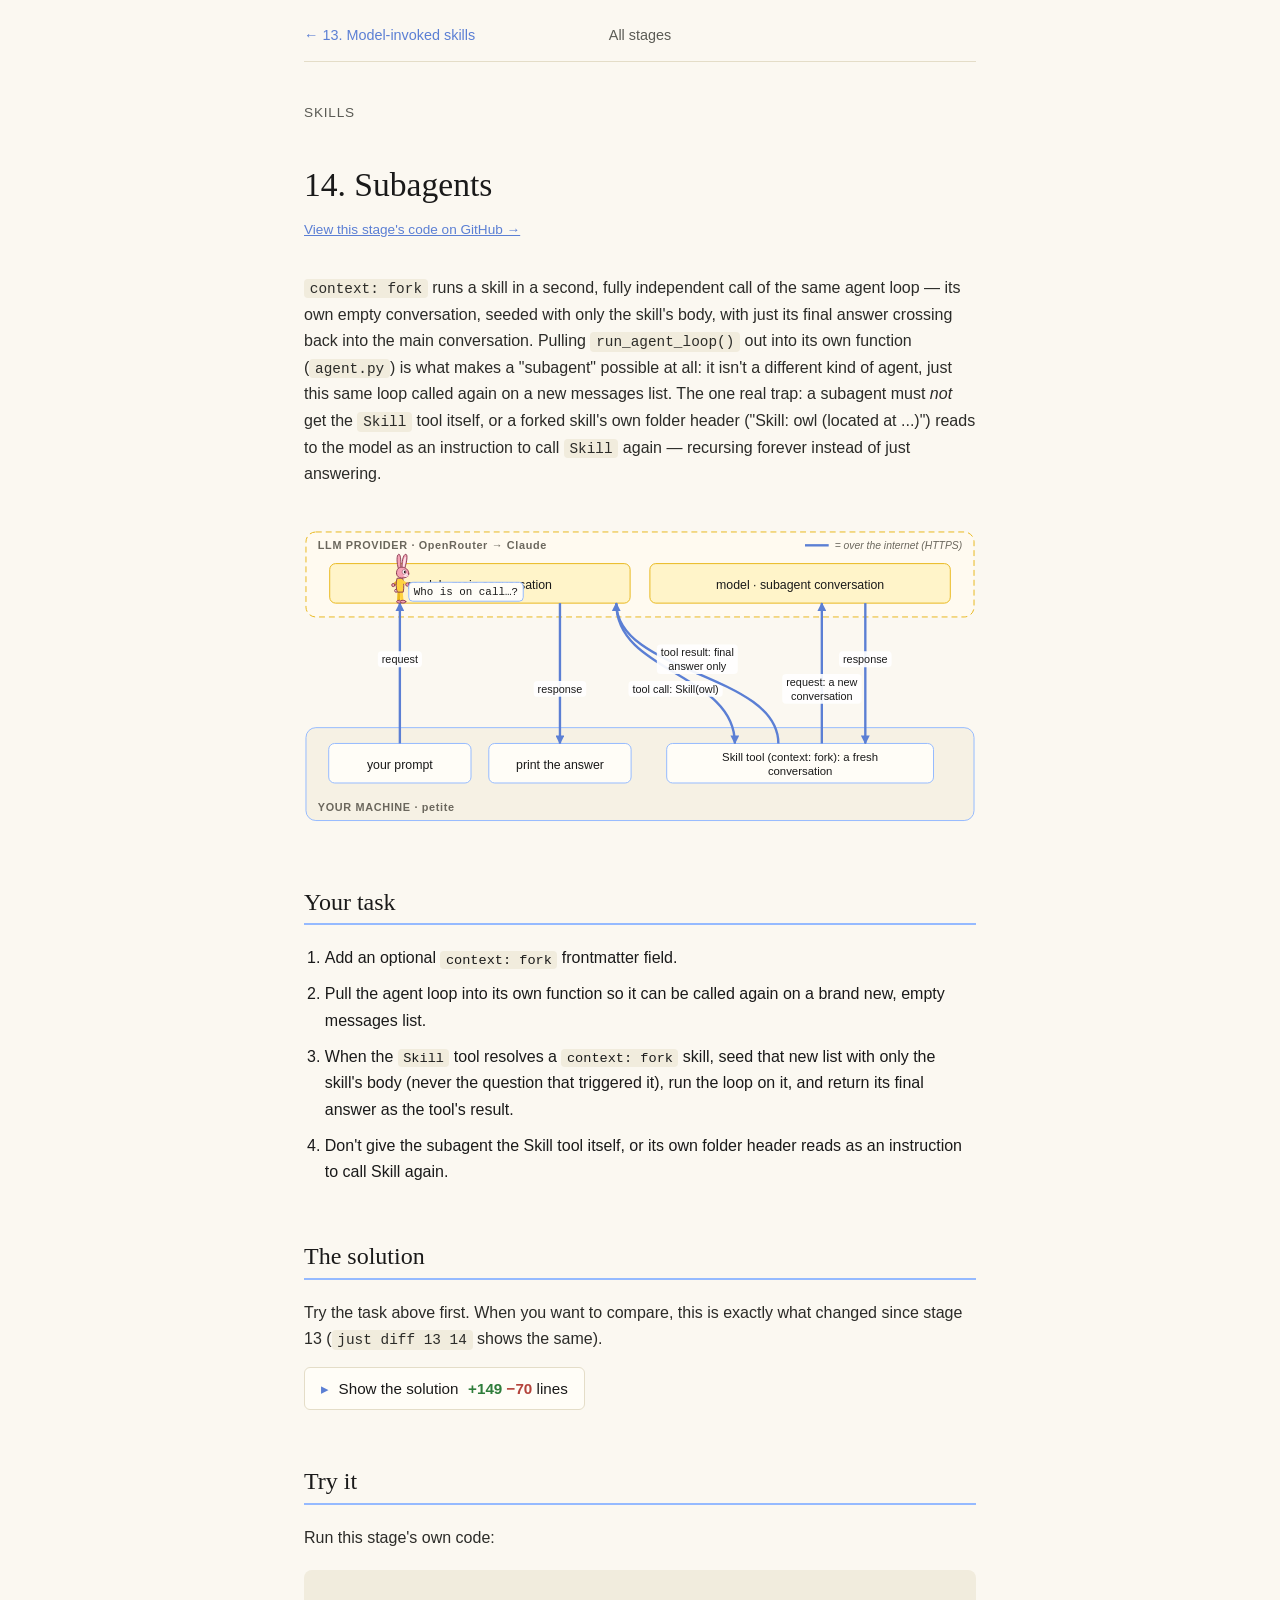
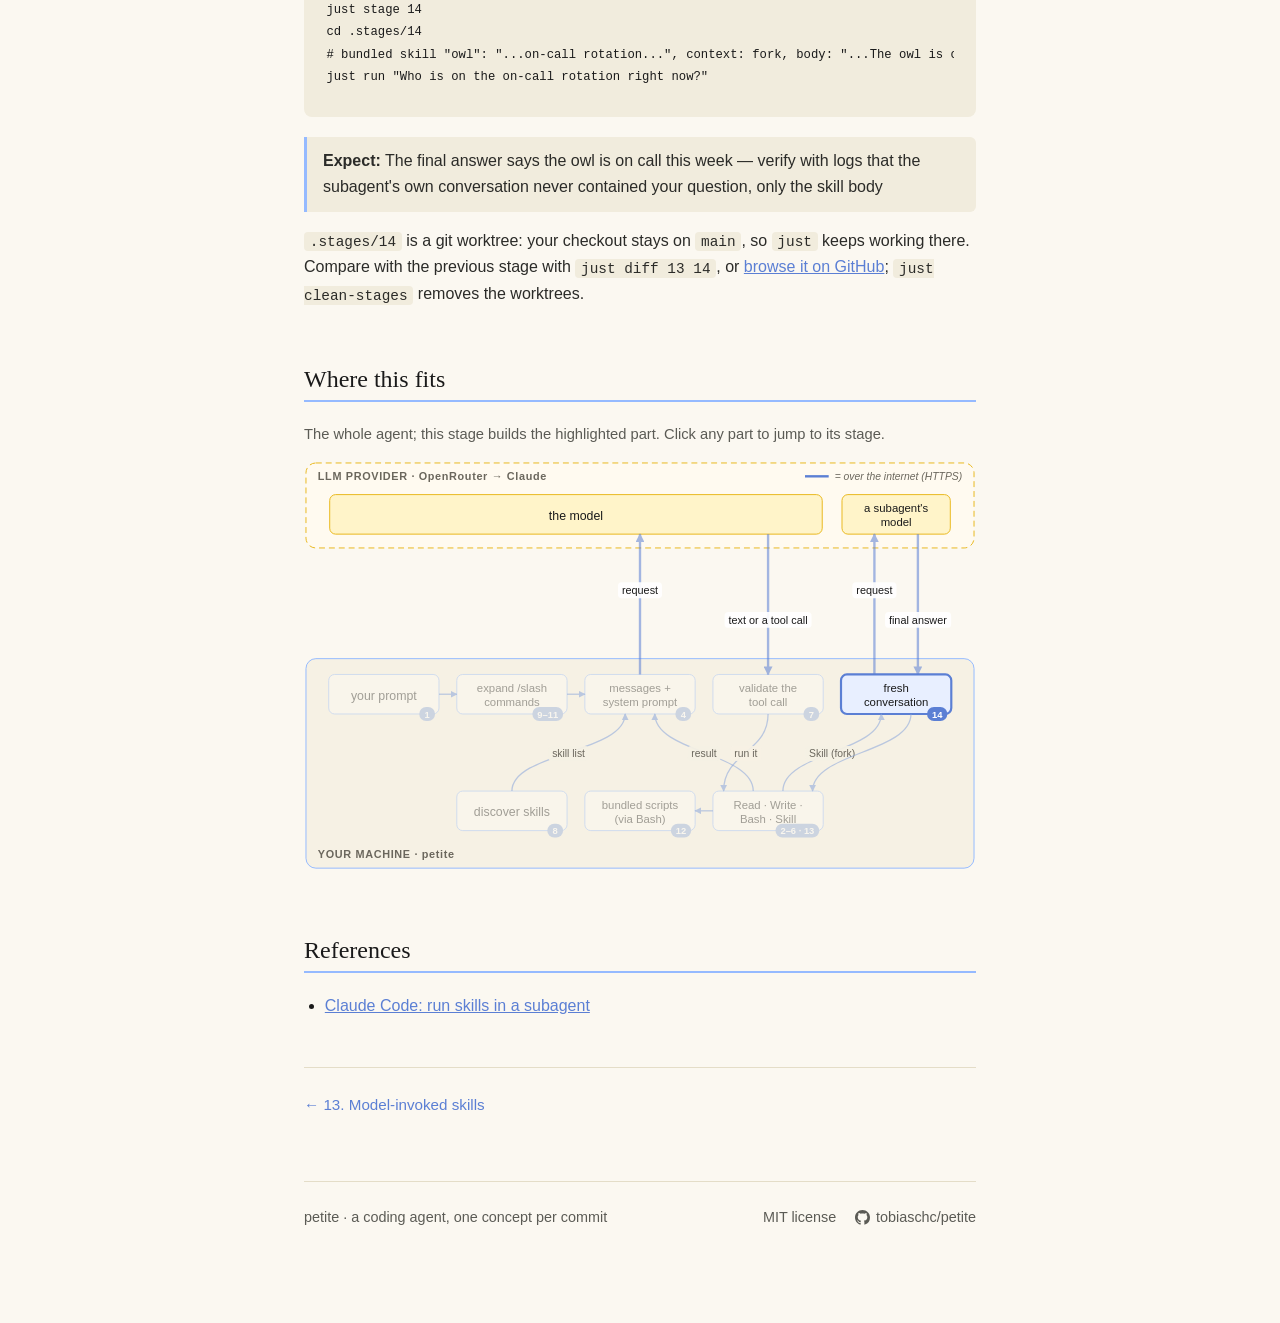
<file: docs/stages/14-subagents.html>
<!doctype html>
<html lang="en">
<head>
<meta charset="utf-8">
<meta name="viewport" content="width=device-width, initial-scale=1">
<title>14. Subagents — petite</title>
<meta name="description" content="context: fork runs a skill in a second, fully independent call of the same agent loop — its own empty conversation, seeded with only…">
<!-- generated:og -->
  <meta property="og:type" content="website">
<meta property="og:site_name" content="petite">
<meta property="og:title" content="14. Subagents — petite">
<meta property="og:description" content="context: fork runs a skill in a second, fully independent call of the same agent loop — its own empty conversation, seeded with only…">
<meta property="og:url" content="https://tobiaschc.github.io/petite/stages/14-subagents.html">
<meta property="og:image" content="https://tobiaschc.github.io/petite/assets/og.png">
<meta property="og:image:width" content="1200">
<meta property="og:image:height" content="630">
<meta name="twitter:card" content="summary_large_image">
  <!-- /generated:og -->

  <link rel="stylesheet" href="../style.css">
<link rel="icon" href="../assets/favicon.svg" type="image/svg+xml">
<link rel="icon" href="../assets/mark.png" type="image/png">
</head>
<body>
<main>
  <nav class="stage-nav-top">
    <a href="13-skill-tool.html">← <span class="s">Stage </span>13<span class="t">. Model-invoked skills</span></a>
    <a class="all" href="../index.html">All stages</a>
    <span></span>
  </nav>
  <p class="stage-kicker">Skills</p>
  <h1 class="page-title">14. Subagents</h1>
  <a class="code-link" href="https://github.com/tobiaschc/petite/tree/stage-14-subagents">View this stage's code on GitHub →</a>

  <p><code>context: fork</code> runs a skill in a second, fully independent call of the same agent loop — its own empty conversation, seeded with only the skill's body, with just its final answer crossing back into the main conversation. Pulling <code>run_agent_loop()</code> out into its own function (<code>agent.py</code>) is what makes a "subagent" possible at all: it isn't a different kind of agent, just this same loop called again on a new messages list. The one real trap: a subagent must <em>not</em> get the <code>Skill</code> tool itself, or a forked skill's own folder header ("Skill: owl (located at ...)") reads to the model as an instruction to call <code>Skill</code> again — recursing forever instead of just answering.</p>
  <div class="diagram"></div>
  <script type="application/json" class="diagram-spec">
{"cols": 4, "llm": [{"id": "M1", "label": "model · main conversation", "span": [0, 1]}, {"id": "M2", "label": "model · subagent conversation", "span": [2, 3]}], "local": [{"id": "Main", "label": "your prompt", "col": 0, "row": 0}, {"id": "Out", "label": "print the answer", "col": 1, "row": 0}, {"id": "ST", "label": "Skill tool (context: fork): a fresh conversation", "col": 2.5, "row": 0, "w": 270}], "edges": [["Main", "M1", "request"], ["M1", "ST", "tool call: Skill(owl)"], ["ST", "M1", "tool result: final answer only"], ["ST", "M2", "request: a new conversation"], ["M2", "ST", "response"], ["M1", "Out", "response"]]}
  </script>
  <script type="application/json" class="rabbit-tour">
    [
      {"edge": "Main-M1", "carry": "Who is on call…?"},
      {"edge": "M1-ST", "carry": "Skill(owl)"},
      {"edge": "ST-M2", "carry": "only the owl's body"},
      {"edge": "M2-ST", "carry": "The owl is on call this week."},
      {"edge": "ST-M1", "carry": "The owl is on call this week."},
      {"edge": "M1-Out", "carry": "The owl is on call this week."}
    ]
  </script>
  <script type="module" src="../diagram.js"></script>
  <script type="module" src="../rabbit.js"></script>

  <h2>Your task</h2>
  <ol class="task-list">
    <li>Add an optional <code>context: fork</code> frontmatter field.</li>
    <li>Pull the agent loop into its own function so it can be called again on a brand new, empty messages list.</li>
    <li>When the <code>Skill</code> tool resolves a <code>context: fork</code> skill, seed that new list with only the skill's body (never the question that triggered it), run the loop on it, and return its final answer as the tool's result.</li>
    <li>Don't give the subagent the Skill tool itself, or its own folder header reads as an instruction to call Skill again.</li>
  </ol>

  <!-- generated:diff -->
  <h2>The solution</h2>
  <p class="diff-intro">Try the task above first. When you want to compare, this is exactly what changed since stage 13 (<code>just diff 13 14</code> shows the same).</p>
  <details class="solution"><summary><span class="show">Show the solution</span><span class="hide">Hide the solution</span> <span class="d-stat"><span class="d-plus">+149</span> <span class="d-minus">−70</span> lines</span></summary>
  <details class="diff" open><summary><code>.petite/skills/owl/SKILL.md</code><span class="d-stat"><span class="d-plus">+9</span> <span class="d-minus">−0</span></span></summary><pre class="diff-body"><span class="d-hunk">⋯ </span><span class="d-add">---</span><span class="d-add">name: owl</span><span class="d-add">description: Use this skill when the user asks about the on-call rotation.</span><span class="d-add">context: fork</span><span class="d-add">---</span><span class="d-add"> </span><span class="d-add">Respond with exactly this sentence and nothing else: The owl is on call this week.</span><span class="d-add"> </span><span class="d-add">Do not call any tools.</span></pre></details>
  <details class="diff" open><summary><code>agent.py</code><span class="d-stat"><span class="d-plus">+93</span> <span class="d-minus">−0</span></span></summary><pre class="diff-body"><span class="d-hunk">⋯ </span><span class="d-add">&quot;&quot;&quot;</span><span class="d-add">Stage 14: subagents</span><span class="d-add"> </span><span class="d-add">A skill with `context: fork` in its frontmatter runs in a subagent — a</span><span class="d-add">second, independent run of this same loop, seeded with only the skill&#x27;s</span><span class="d-add">body (not the question that triggered it), returning just its final</span><span class="d-add">answer to the main conversation.</span><span class="d-add"> </span><span class="d-add">Pulling the loop out into run_agent_loop() is what makes that possible:</span><span class="d-add">main() calls it once for the top-level conversation, and the Skill tool</span><span class="d-add">(in tools.py) calls it again, on a brand new messages list, whenever it</span><span class="d-add">resolves a context: fork skill. Both calls share the same model/tools —</span><span class="d-add">a subagent isn&#x27;t a different kind of agent, just a fresh conversation.</span><span class="d-add">&quot;&quot;&quot;</span><span class="d-add"> </span><span class="d-add">import json</span><span class="d-add">import os</span><span class="d-add">import sys</span><span class="d-add"> </span><span class="d-add">from openai import OpenAI</span><span class="d-add"> </span><span class="d-add">API_KEY = os.getenv(&quot;OPENROUTER_API_KEY&quot;)</span><span class="d-add">BASE_URL = os.getenv(&quot;OPENROUTER_BASE_URL&quot;, &quot;https://openrouter.ai/api/v1&quot;)</span><span class="d-add">MODEL = os.getenv(&quot;MODEL&quot;, &quot;anthropic/claude-haiku-4.5&quot;)</span><span class="d-add">MAX_TURNS = 20</span><span class="d-add"> </span><span class="d-add">_client = None</span><span class="d-add"> </span><span class="d-add"> </span><span class="d-add">def _get_client():</span><span class="d-add">    global _client</span><span class="d-add">    if _client is None:</span><span class="d-add">        if not API_KEY:</span><span class="d-add">            raise RuntimeError(&quot;OPENROUTER_API_KEY is not set&quot;)</span><span class="d-add">        _client = OpenAI(api_key=API_KEY, base_url=BASE_URL)</span><span class="d-add">    return _client</span><span class="d-add"> </span><span class="d-add"> </span><span class="d-add">def run_agent_loop(messages, tools, execute_tool, label=&quot;agent&quot;):</span><span class="d-add">    &quot;&quot;&quot;Run the agent loop to completion over `messages` (mutated in</span><span class="d-add">    place: assistant/tool messages are appended as the loop runs) and</span><span class="d-add">    return the model&#x27;s final text answer.</span><span class="d-add"> </span><span class="d-add">    `tools` is the OpenAI tools spec list; `execute_tool(name, arguments)`</span><span class="d-add">    runs one tool call and returns its result string. `label` only</span><span class="d-add">    affects the stderr log prefix, so a subagent&#x27;s logs are easy to tell</span><span class="d-add">    apart from the main conversation&#x27;s.</span><span class="d-add">    &quot;&quot;&quot;</span><span class="d-add">    client = _get_client()</span><span class="d-add"> </span><span class="d-add">    for turn in range(1, MAX_TURNS + 1):</span><span class="d-add">        print(</span><span class="d-add">            f&quot;[{label}] turn {turn}: calling model with {len(messages)} message(s)&quot;,</span><span class="d-add">            file=sys.stderr,</span><span class="d-add">        )</span><span class="d-add"> </span><span class="d-add">        response = client.chat.completions.create(</span><span class="d-add">            model=MODEL,</span><span class="d-add">            messages=messages,</span><span class="d-add">            tools=tools,</span><span class="d-add">        )</span><span class="d-add"> </span><span class="d-add">        if not response.choices:</span><span class="d-add">            raise RuntimeError(&quot;no choices in response&quot;)</span><span class="d-add"> </span><span class="d-add">        message = response.choices[0].message</span><span class="d-add">        messages.append(message.model_dump())</span><span class="d-add"> </span><span class="d-add">        tool_calls = message.tool_calls</span><span class="d-add"> </span><span class="d-add">        if not tool_calls:</span><span class="d-add">            return message.content</span><span class="d-add"> </span><span class="d-add">        print(</span><span class="d-add">            f&quot;[{label}] turn {turn}: {len(tool_calls)} tool call(s) requested&quot;,</span><span class="d-add">            file=sys.stderr,</span><span class="d-add">        )</span><span class="d-add"> </span><span class="d-add">        for call in tool_calls:</span><span class="d-add">            arguments = json.loads(call.function.arguments)</span><span class="d-add">            print(f&quot;[{label}] executing {call.function.name}({arguments})&quot;, file=sys.stderr)</span><span class="d-add"> </span><span class="d-add">            result = execute_tool(call.function.name, arguments)</span><span class="d-add"> </span><span class="d-add">            messages.append(</span><span class="d-add">                {</span><span class="d-add">                    &quot;role&quot;: &quot;tool&quot;,</span><span class="d-add">                    &quot;tool_call_id&quot;: call.id,</span><span class="d-add">                    &quot;content&quot;: result,</span><span class="d-add">                }</span><span class="d-add">            )</span><span class="d-add"> </span><span class="d-add">    raise RuntimeError(f&quot;[{label}] exceeded {MAX_TURNS} turns without a final answer&quot;)</span></pre></details>
  <details class="diff" open><summary><code>main.py</code><span class="d-stat"><span class="d-plus">+8</span> <span class="d-minus">−63</span></span></summary><pre class="diff-body"><span class="d-hunk">⋯ </span><span class="d-ctx">&quot;&quot;&quot;</span><span class="d-del">Stage 11: stacking multiple skills in one prompt</span><span class="d-add">Stage 14: subagents</span><span class="d-ctx"> </span><span class="d-del">&quot;/fox /walk 4127&quot; now expands into one user message per skill — see</span><span class="d-del">skills.py for how the expansion and argument-sharing rules work.</span><span class="d-add">The loop that used to live here moved to agent.py&#x27;s run_agent_loop(), so</span><span class="d-add">the Skill tool can call it again for a context: fork skill&#x27;s own,</span><span class="d-add">separate conversation. main() is now just: build the initial messages,</span><span class="d-add">run the loop once, print the answer.</span><span class="d-ctx">&quot;&quot;&quot;</span><span class="d-ctx"> </span><span class="d-ctx">import argparse</span><span class="d-del">import json</span><span class="d-del">import os</span><span class="d-ctx">import sys</span><span class="d-ctx"> </span><span class="d-del">from openai import OpenAI</span><span class="d-del"> </span><span class="d-add">from agent import run_agent_loop</span><span class="d-ctx">from skills import build_skills_system_prompt, discover_skills, resolve_slash_command</span><span class="d-ctx">from tools import TOOLS, execute_tool</span><span class="d-ctx"> </span><span class="d-del">API_KEY = os.getenv(&quot;OPENROUTER_API_KEY&quot;)</span><span class="d-del">BASE_URL = os.getenv(&quot;OPENROUTER_BASE_URL&quot;, &quot;https://openrouter.ai/api/v1&quot;)</span><span class="d-del">MODEL = os.getenv(&quot;MODEL&quot;, &quot;anthropic/claude-haiku-4.5&quot;)</span><span class="d-del">MAX_TURNS = 20</span><span class="d-del"> </span><span class="d-ctx"> </span><span class="d-ctx">def main():</span><span class="d-ctx">    parser = argparse.ArgumentParser(description=&quot;petite: a tiny AI coding assistant&quot;)</span><span class="d-hunk">⋯ def main():</span><span class="d-ctx">    )</span><span class="d-ctx">    args = parser.parse_args()</span><span class="d-ctx"> </span><span class="d-del">    if not API_KEY:</span><span class="d-del">        raise RuntimeError(&quot;OPENROUTER_API_KEY is not set&quot;)</span><span class="d-del"> </span><span class="d-del">    client = OpenAI(api_key=API_KEY, base_url=BASE_URL)</span><span class="d-del"> </span><span class="d-ctx">    skill_bodies = resolve_slash_command(args.prompt)</span><span class="d-ctx">    if skill_bodies is not None:</span><span class="d-ctx">        print(</span><span class="d-hunk">⋯ def main():</span><span class="d-ctx">        print(f&quot;[agent] advertising {len(skills)} skill(s)&quot;, file=sys.stderr)</span><span class="d-ctx">        messages.insert(0, {&quot;role&quot;: &quot;system&quot;, &quot;content&quot;: system_prompt})</span><span class="d-ctx"> </span><span class="d-del">    for turn in range(1, MAX_TURNS + 1):</span><span class="d-del">        print(</span><span class="d-del">            f&quot;[agent] turn {turn}: calling model with {len(messages)} message(s)&quot;,</span><span class="d-del">            file=sys.stderr,</span><span class="d-del">        )</span><span class="d-del"> </span><span class="d-del">        response = client.chat.completions.create(</span><span class="d-del">            model=MODEL,</span><span class="d-del">            messages=messages,</span><span class="d-del">            tools=TOOLS,</span><span class="d-del">        )</span><span class="d-del"> </span><span class="d-del">        if not response.choices:</span><span class="d-del">            raise RuntimeError(&quot;no choices in response&quot;)</span><span class="d-del"> </span><span class="d-del">        message = response.choices[0].message</span><span class="d-del">        messages.append(message.model_dump())</span><span class="d-del"> </span><span class="d-del">        tool_calls = message.tool_calls</span><span class="d-del"> </span><span class="d-del">        if not tool_calls:</span><span class="d-del">            print(message.content)</span><span class="d-del">            return</span><span class="d-del"> </span><span class="d-del">        print(</span><span class="d-del">            f&quot;[agent] turn {turn}: {len(tool_calls)} tool call(s) requested&quot;,</span><span class="d-del">            file=sys.stderr,</span><span class="d-del">        )</span><span class="d-del"> </span><span class="d-del">        for call in tool_calls:</span><span class="d-del">            arguments = json.loads(call.function.arguments)</span><span class="d-del">            print(</span><span class="d-del">                f&quot;[agent] executing {call.function.name}({arguments})&quot;, file=sys.stderr</span><span class="d-del">            )</span><span class="d-del"> </span><span class="d-del">            result = execute_tool(call.function.name, arguments)</span><span class="d-del"> </span><span class="d-del">            messages.append(</span><span class="d-del">                {</span><span class="d-del">                    &quot;role&quot;: &quot;tool&quot;,</span><span class="d-del">                    &quot;tool_call_id&quot;: call.id,</span><span class="d-del">                    &quot;content&quot;: result,</span><span class="d-del">                }</span><span class="d-del">            )</span><span class="d-del"> </span><span class="d-del">    raise RuntimeError(f&quot;exceeded {MAX_TURNS} turns without a final answer&quot;)</span><span class="d-add">    answer = run_agent_loop(messages, TOOLS, execute_tool, label=&quot;agent&quot;)</span><span class="d-add">    print(answer)</span><span class="d-ctx"> </span><span class="d-ctx"> </span><span class="d-ctx">if __name__ == &quot;__main__&quot;:</span></pre></details>
  <details class="diff" open><summary><code>skills.py</code><span class="d-stat"><span class="d-plus">+11</span> <span class="d-minus">−0</span></span></summary><pre class="diff-body"><span class="d-hunk">⋯ class SkillMeta(BaseModel):</span><span class="d-ctx">        default=False, alias=&quot;disable-model-invocation&quot;</span><span class="d-ctx">    )</span><span class="d-ctx">    user_invocable: bool = Field(default=True, alias=&quot;user-invocable&quot;)</span><span class="d-add">    context: str | None = None</span><span class="d-ctx"> </span><span class="d-ctx">    @field_validator(&quot;name&quot;)</span><span class="d-ctx">    @classmethod</span><span class="d-hunk">⋯ def resolve_slash_command(prompt, skills_dir=SKILLS_DIR):</span><span class="d-ctx">            break</span><span class="d-ctx">        expanded_names.append(candidate)</span><span class="d-ctx">        i += 1</span><span class="d-add">        if meta.context == &quot;fork&quot;:</span><span class="d-add">            # A forked skill runs in its own subagent, isolated from the</span><span class="d-add">            # main conversation — it can&#x27;t be combined with another</span><span class="d-add">            # skill&#x27;s body the way two normal invocations can.</span><span class="d-add">            break</span><span class="d-ctx"> </span><span class="d-ctx">    if not expanded_names:</span><span class="d-ctx">        return None</span><span class="d-hunk">⋯ def resolve_skill_invocation(name, args_text=&quot;&quot;, skills_dir=SKILLS_DIR):</span><span class="d-ctx">    return _with_folder_header(name, substitute_arguments(body, args), skills_dir)</span><span class="d-ctx"> </span><span class="d-ctx"> </span><span class="d-add">def get_skill_meta(name, skills_dir=SKILLS_DIR):</span><span class="d-add">    &quot;&quot;&quot;Public lookup of one skill&#x27;s validated frontmatter, or None.&quot;&quot;&quot;</span><span class="d-add">    return _load_skill_meta(name, skills_dir, warn=False)</span><span class="d-add"> </span><span class="d-add"> </span><span class="d-ctx">def substitute_arguments(body, args):</span><span class="d-ctx">    &quot;&quot;&quot;Replace $ARGUMENTS, $ARGUMENTS[n] and $n placeholders in a skill</span><span class="d-ctx">    body with the given positional arguments.</span></pre></details>
  <details class="diff" open><summary><code>tools.py</code><span class="d-stat"><span class="d-plus">+28</span> <span class="d-minus">−7</span></span></summary><pre class="diff-body"><span class="d-hunk">⋯ import subprocess</span><span class="d-ctx"> </span><span class="d-ctx">from pydantic import BaseModel, Field, ValidationError</span><span class="d-ctx"> </span><span class="d-del">from skills import resolve_skill_invocation</span><span class="d-add">from agent import run_agent_loop</span><span class="d-add">from skills import get_skill_meta, resolve_skill_invocation</span><span class="d-ctx"> </span><span class="d-ctx"> </span><span class="d-ctx">class ReadArgs(BaseModel):</span><span class="d-hunk">⋯ class SkillTool(Tool):</span><span class="d-ctx"> </span><span class="d-ctx">    def execute(self, name, args=&quot;&quot;):</span><span class="d-ctx">        try:</span><span class="d-del">            result = resolve_skill_invocation(name, args)</span><span class="d-add">            body = resolve_skill_invocation(name, args)</span><span class="d-ctx">        except ValueError as e:</span><span class="d-ctx">            return str(e)</span><span class="d-del">        if result is None:</span><span class="d-add">        if body is None:</span><span class="d-ctx">            return f&quot;Unknown skill: {name}&quot;</span><span class="d-del">        return result</span><span class="d-ctx"> </span><span class="d-add">        meta = get_skill_meta(name)</span><span class="d-add">        if meta is not None and meta.context == &quot;fork&quot;:</span><span class="d-add">            # Run in a subagent: a brand new conversation that only ever</span><span class="d-add">            # sees this body, not the question that triggered it. Only</span><span class="d-add">            # its final answer crosses back into the main conversation.</span><span class="d-add">            subagent_messages = [{&quot;role&quot;: &quot;user&quot;, &quot;content&quot;: body}]</span><span class="d-add">            answer = run_agent_loop(</span><span class="d-add">                subagent_messages, SUBAGENT_TOOLS, execute_tool, label=f&quot;subagent:{name}&quot;</span><span class="d-add">            )</span><span class="d-add">            return f&quot;Skill {name} ran in a separate context and returned: {answer}&quot;</span><span class="d-ctx"> </span><span class="d-del">ALL_TOOLS = [ReadTool(), WriteTool(), BashTool(), SkillTool()]</span><span class="d-add">        return body</span><span class="d-ctx"> </span><span class="d-del">TOOLS = [tool.spec() for tool in ALL_TOOLS]</span><span class="d-ctx"> </span><span class="d-del">TOOLS_BY_NAME = {tool.name: tool for tool in ALL_TOOLS}</span><span class="d-add">ALL_TOOLS = [ReadTool(), WriteTool(), BashTool()]</span><span class="d-add">SKILL_TOOL = SkillTool()</span><span class="d-add"> </span><span class="d-add"># Subagents get Read/Write/Bash but never the Skill tool itself — without</span><span class="d-add"># this, a forked skill&#x27;s folder header (&quot;Skill: owl (located at ...)&quot;)</span><span class="d-add"># reads to a model as an instruction to call Skill again, recursing</span><span class="d-add"># forever instead of just following the body it was already given.</span><span class="d-add">SUBAGENT_TOOLS = [tool.spec() for tool in ALL_TOOLS]</span><span class="d-add"> </span><span class="d-add">MAIN_TOOLS = ALL_TOOLS + [SKILL_TOOL]</span><span class="d-add">TOOLS = [tool.spec() for tool in MAIN_TOOLS]</span><span class="d-add"> </span><span class="d-add">TOOLS_BY_NAME = {tool.name: tool for tool in MAIN_TOOLS}</span><span class="d-ctx"> </span><span class="d-ctx"> </span><span class="d-ctx">def execute_tool(name, arguments):</span></pre></details>
  </details>
  <!-- /generated:diff -->

  <h2>Try it</h2>
  <p>Run this stage's own code:</p>
  <div class="replicate-steps">
    <pre><code>just stage 14
cd .stages/14
# bundled skill "owl": "...on-call rotation...", context: fork, body: "...The owl is on call this week."
just run "Who is on the on-call rotation right now?"</code></pre>
  </div>
  <p class="expect"><strong>Expect:</strong> The final answer says the owl is on call this week — verify with logs that the subagent's own conversation never contained your question, only the skill body</p>
  <p>
    <code>.stages/14</code> is a git worktree: your checkout stays on <code>main</code>, so
    <code>just</code> keeps working there. Compare with the previous stage with <code>just diff 13 14</code>,
    or <a href="https://github.com/tobiaschc/petite/tree/stage-14-subagents">browse it on GitHub</a>;
    <code>just clean-stages</code> removes the worktrees.
  </p>

  <!-- generated:map -->
  <h2>Where this fits</h2>
  <p class="map-intro">The whole agent; this stage builds the highlighted part. Click any part to jump to its stage.</p>
  <div class="diagram map"></div>
  <script type="application/json" class="diagram-spec">
{"cols": 5, "rowGap": 118, "llm": [{"id": "M", "label": "the model", "span": [0, 3]}, {"id": "M2", "label": "a subagent's model", "span": [4, 4]}], "local": [{"id": "P", "label": "your prompt", "col": 0, "row": 0, "badge": "1", "href": "01-talk-to-llm.html"}, {"id": "Slash", "label": "expand /slash commands", "col": 1, "row": 0, "badge": "9–11", "href": "09-slash-commands.html"}, {"id": "Msgs", "label": "messages + system prompt", "col": 2, "row": 0, "badge": "4", "href": "04-agent-loop.html"}, {"id": "Val", "label": "validate the tool call", "col": 3, "row": 0, "badge": "7", "href": "07-pydantic-tools.html"}, {"id": "Fork", "label": "fresh conversation", "col": 4, "row": 0, "badge": "14", "href": "14-subagents.html"}, {"id": "Disc", "label": "discover skills", "col": 1, "row": 1, "badge": "8", "href": "08-skills-level1.html"}, {"id": "Scripts", "label": "bundled scripts (via Bash)", "col": 2, "row": 1, "badge": "12", "href": "12-bundled-scripts.html"}, {"id": "Tools", "label": "Read · Write · Bash · Skill", "col": 3, "row": 1, "badge": "2–6 · 13", "href": "02-read-tool.html"}], "edges": [["P", "Slash"], ["Slash", "Msgs"], ["Disc", "Msgs", "skill list"], ["Msgs", "M", "request"], ["M", "Val", "text or a tool call"], ["Val", "Tools", "run it"], ["Tools", "Msgs", "result"], ["Tools", "Scripts"], ["Tools", "Fork", "Skill (fork)"], ["Fork", "M2", "request"], ["M2", "Fork", "final answer"], ["Fork", "Tools"]], "highlight": ["Fork"]}
  </script>
  <!-- /generated:map -->

  <h2>References</h2>
  <ul class="refs-list">
    <li><a href="https://code.claude.com/docs/en/skills#run-skills-in-a-subagent">Claude Code: run skills in a subagent</a></li>
  </ul>

  <div class="stage-nav">
    <a href="13-skill-tool.html">← 13. Model-invoked skills</a>
    <span class="spacer"></span>
    <span></span>
  </div>

  <footer class="site-footer">
    <span><a href="../">petite</a> · a coding agent, one concept per commit</span>
    <span class="footer-links">
      <a href="https://github.com/tobiaschc/petite/blob/main/LICENSE">MIT license</a>
      <a class="gh" href="https://github.com/tobiaschc/petite"><svg viewBox="0 0 16 16" width="15" height="15" aria-hidden="true" fill="currentColor"><path d="M8 0C3.58 0 0 3.58 0 8c0 3.54 2.29 6.53 5.47 7.59.4.07.55-.17.55-.38 0-.19-.01-.82-.01-1.49-2.01.37-2.53-.49-2.69-.94-.09-.23-.48-.94-.82-1.13-.28-.15-.68-.52-.01-.53.63-.01 1.08.58 1.23.82.72 1.21 1.87.87 2.33.66.07-.52.28-.87.51-1.07-1.78-.2-3.64-.89-3.64-3.95 0-.87.31-1.59.82-2.15-.08-.2-.36-1.02.08-2.12 0 0 .67-.21 2.2.82.64-.18 1.32-.27 2-.27.68 0 1.36.09 2 .27 1.53-1.04 2.2-.82 2.2-.82.44 1.1.16 1.92.08 2.12.51.56.82 1.27.82 2.15 0 3.07-1.87 3.75-3.65 3.95.29.25.54.73.54 1.48 0 1.07-.01 1.93-.01 2.2 0 .21.15.46.55.38A8.013 8.013 0 0016 8c0-4.42-3.58-8-8-8z"/></svg> tobiaschc/petite</a>
    </span>
  </footer>
</main>
</body>
</html>
</file>
<file: docs/style.css>
:root {
  --bg: #FBF8F1;
  --ink: #1a1a1a;
  --muted: #5b5b55;
  --accent: #5b7fd4;
  --accent-soft: #95BAFF;
  --rule: #e4ddc8;
  --code-bg: #f1ecdd;
}

* { box-sizing: border-box; }

body {
  margin: 0;
  background: var(--bg);
  color: var(--ink);
  font-family: -apple-system, BlinkMacSystemFont, "Segoe UI", Helvetica, Arial, sans-serif;
  line-height: 1.65;
}

.banner {
  width: 100%;
  display: block;
}

main {
  max-width: 720px;
  margin: 0 auto;
  padding: 0 24px 96px;
}

h1, h2, h3 {
  font-family: Georgia, "Times New Roman", serif;
  font-weight: normal;
  line-height: 1.25;
}

h1 {
  font-size: 2.6rem;
  margin: 2.5rem 0 0.5rem;
}

h1.page-title {
  font-size: 2.1rem;
  margin-top: 2.5rem;
}

.stage-kicker {
  color: var(--muted);
  font-size: 0.85rem;
  text-transform: uppercase;
  letter-spacing: 0.06em;
  margin-top: 2.5rem;
  margin-bottom: 0.3rem;
}

.tagline {
  color: var(--muted);
  font-size: 1.05rem;
  margin-bottom: 2.5rem;
}

.tagline a { color: var(--accent); }

h2 {
  font-size: 1.5rem;
  margin-top: 3.5rem;
  padding-bottom: 0.4rem;
  border-bottom: 2px solid var(--accent-soft);
}

h3 {
  font-size: 1.2rem;
  margin-top: 2.2rem;
  margin-bottom: 0.5rem;
}

h3 a {
  color: var(--ink);
  text-decoration: none;
  border-bottom: 1px solid var(--accent-soft);
}

h3 a:hover { border-bottom-color: var(--accent); }

p {
  margin: 0.9rem 0;
  color: #2b2b28;
}

code {
  background: var(--code-bg);
  padding: 0.12em 0.4em;
  border-radius: 4px;
  font-size: 0.9em;
  font-family: ui-monospace, SFMono-Regular, Menlo, Consolas, monospace;
}

a { color: var(--accent); }

footer {
  margin-top: 4rem;
  padding-top: 1.5rem;
  border-top: 1px solid var(--rule);
  color: var(--muted);
  font-size: 0.9rem;
}

footer a { color: var(--accent); }

.cta-row {
  display: flex;
  gap: 0.8rem;
  flex-wrap: wrap;
  margin: 1.5rem 0 1rem;
}

.cta-row a {
  display: inline-block;
  padding: 0.55rem 1.1rem;
  border-radius: 6px;
  text-decoration: none;
  font-size: 0.95rem;
}

.cta-row a.primary {
  background: var(--ink);
  color: var(--bg);
}

.cta-row a.secondary {
  border: 1px solid var(--rule);
  color: var(--ink);
}

.intro-section {
  padding-bottom: 1rem;
  border-bottom: 1px solid var(--rule);
  margin-bottom: 1rem;
}

.replicate-steps {
  background: var(--code-bg);
  border-radius: 8px;
  padding: 1.2rem 1.4rem;
  margin: 1.2rem 0;
}

.replicate-steps pre {
  margin: 0.6rem 0;
  overflow-x: auto;
  font-size: 0.85rem;
}

.replicate-steps pre code {
  background: none;
  padding: 0;
}

.mermaid {
  margin: 1.2rem 0;
  display: flex;
  justify-content: center;
}

/* Stage index list (on the home page) */
.stage-list {
  list-style: none;
  margin: 1rem 0 0;
  padding: 0;
}

.stage-list li {
  padding: 0.5rem 0;
  border-bottom: 1px solid var(--rule);
  display: flex;
  gap: 0.8rem;
  align-items: baseline;
}

.stage-list .n {
  color: var(--muted);
  font-variant-numeric: tabular-nums;
  width: 1.6rem;
  flex-shrink: 0;
}

.stage-list a {
  color: var(--ink);
  text-decoration: none;
  font-size: 1.02rem;
}

.stage-list a:hover { color: var(--accent); }

/* Prev/next nav on a stage page */
.stage-nav {
  display: flex;
  justify-content: space-between;
  margin-top: 3rem;
  padding-top: 1.5rem;
  border-top: 1px solid var(--rule);
  font-size: 0.95rem;
}

.stage-nav a {
  text-decoration: none;
  color: var(--accent);
}

.stage-nav .spacer { flex: 1; }

/* Prev / all / next at the top of a stage page */
.stage-nav-top {
  display: grid;
  grid-template-columns: 1fr auto 1fr;
  align-items: baseline;
  gap: 1rem;
  margin: 1.5rem 0 0;
  padding-bottom: 0.8rem;
  border-bottom: 1px solid var(--rule);
  font-size: 0.9rem;
}

.stage-nav-top a {
  color: var(--accent);
  text-decoration: none;
}

.stage-nav-top a:hover { text-decoration: underline; }

.stage-nav-top .all { color: var(--muted); }

.stage-nav-top > :last-child { text-align: right; }

.stage-nav-top .s { display: none; }

@media (max-width: 520px) {
  /* phones: "← Stage 6 · All stages · Stage 8 →" instead of full titles */
  .stage-nav-top .t { display: none; }
  .stage-nav-top .s { display: inline; }
}

.back-link {
  display: inline-block;
  margin-bottom: 1rem;
  font-size: 0.9rem;
  color: var(--muted);
  text-decoration: none;
}

.back-link:hover { color: var(--accent); }

.code-link {
  display: inline-block;
  margin: 0.3rem 0 1.2rem;
  font-size: 0.85rem;
}

.task-list {
  margin: 0.8rem 0;
  padding-left: 1.3rem;
}

.task-list li {
  margin: 0.6rem 0;
}

.task-list code {
  font-size: 0.85em;
}

p.expect {
  background: var(--code-bg);
  border-left: 3px solid var(--accent-soft);
  padding: 0.7rem 1rem;
  border-radius: 0 6px 6px 0;
  margin: 1rem 0;
}

.refs-list {
  margin: 0.8rem 0;
  padding-left: 1.3rem;
}

.refs-list li {
  margin: 0.3rem 0;
}

/* The rabbit that walks the diagrams (rabbit.js) */
.diagram:has(svg .rabbit),
.mermaid:has(svg .rabbit) {
  cursor: pointer;
  padding-top: 28px; /* room for the rabbit's ears on the top row */
}

.lanes-note {
  font-size: 0.9rem;
  color: var(--muted);
  text-align: center;
  margin-top: -0.4rem;
}

/* Landing: the recorded session */
.hero-stat {
  font-size: 1.15rem;
  margin: 1.6rem 0 0.8rem;
}

.hero-stat .loc { font-weight: 700; }

.terminal {
  background: #1f2126;
  border-radius: 10px;
  box-shadow: 0 8px 24px rgba(31, 33, 38, 0.18);
  overflow: hidden;
}

.terminal .t-bar {
  display: flex;
  gap: 6px;
  padding: 10px 12px;
  background: #2a2d33;
}

.terminal .t-bar span {
  width: 11px;
  height: 11px;
  border-radius: 50%;
  background: #4a4e57;
}

.terminal pre {
  margin: 0;
  padding: 14px 16px 16px;
  height: 22rem;
  overflow: auto;
  font-family: ui-monospace, SFMono-Regular, Menlo, Consolas, monospace;
  font-size: 0.78rem;
  line-height: 1.55;
  color: #e9e6df;
  white-space: pre-wrap;
  word-break: break-word;
}

.terminal .t-first, .terminal .t-line { display: block; }
.terminal .t-line[hidden] { display: none; }
.terminal .t-prompt { color: #ffd23f; }
.terminal .t-log { color: #9aa3b2; }
.terminal .t-model { color: #ffd23f; }
.terminal .t-tool { color: #95BAFF; }
.terminal.typing .t-cmd::after {
  content: "▋";
  color: #ffd23f;
  animation: blink 1s steps(1) infinite;
}

@keyframes blink { 50% { opacity: 0; } }

.t-caption {
  font-size: 0.88rem;
  color: var(--muted);
}

/* Stage pages: the diff */
.diff-intro .d-plus, .d-stat .d-plus { color: #2f7d3b; font-weight: 600; }
.diff-intro .d-minus, .d-stat .d-minus { color: #b4433b; font-weight: 600; }

details.diff {
  margin: 0.8rem 0;
  border: 1px solid var(--rule);
  border-radius: 8px;
  background: #fffdf7;
  overflow: hidden;
}

details.diff summary {
  cursor: pointer;
  padding: 0.5rem 0.8rem;
  display: flex;
  justify-content: space-between;
  gap: 1rem;
  background: var(--code-bg);
  font-size: 0.9rem;
}

details.diff summary code { background: none; padding: 0; }

.diff-body {
  margin: 0;
  max-height: 30rem;
  overflow: auto;
  font-family: ui-monospace, SFMono-Regular, Menlo, Consolas, monospace;
  font-size: 0.76rem;
  line-height: 1.5;
}

.diff-body span {
  display: block;
  padding: 0 0.8rem 0 1.6rem;
  white-space: pre;
  position: relative;
}

.diff-body .d-add { background: #e6f4e3; }
.diff-body .d-add::before { content: "+"; position: absolute; left: 0.6rem; color: #2f7d3b; }
.diff-body .d-del { background: #fbe7e4; }
.diff-body .d-del::before { content: "−"; position: absolute; left: 0.6rem; color: #b4433b; }
.diff-body .d-hunk { color: var(--muted); background: #f3eee1; font-style: italic; }

.map-intro { font-size: 0.92rem; color: var(--muted); }
.diagram.map svg a:hover rect { stroke: var(--accent); stroke-width: 2.4; }

/* Phones: keep diagrams legible; swipe sideways instead of shrinking the text */
.diagram { overflow-x: auto; }
@media (max-width: 600px) {
  .diagram svg { min-width: 560px; }
  .diagram.map svg { min-width: 640px; }
}

/* "Show the solution": the stage's diff stays folded until asked for */
details.solution > summary {
  display: inline-flex;
  align-items: center;
  gap: 0.6rem;
  cursor: pointer;
  list-style: none;
  padding: 0.5rem 1rem;
  border: 1px solid var(--rule);
  border-radius: 6px;
  background: #fffdf7;
  font-size: 0.95rem;
}

details.solution > summary::-webkit-details-marker { display: none; }
details.solution > summary::before { content: "▸"; color: var(--accent); }
details.solution[open] > summary::before { content: "▾"; }
details.solution > summary .hide,
details.solution[open] > summary .show { display: none; }
details.solution[open] > summary .hide { display: inline; }
details.solution > summary:hover { border-color: var(--accent-soft); }
details.solution[open] > summary { margin-bottom: 0.4rem; }

/* Landing: top bar, compact banner, one headline */
.topbar {
  position: sticky;
  top: 0;
  z-index: 10;
  display: flex;
  justify-content: space-between;
  align-items: center;
  max-width: 720px;
  margin: 0 auto;
  padding: 0.7rem 24px;
  background: rgba(251, 248, 241, 0.92);
  backdrop-filter: blur(6px);
  border-bottom: 1px solid var(--rule);
  font-size: 0.92rem;
}

.topbar a { color: var(--ink); text-decoration: none; }
.topbar a:hover { color: var(--accent); }
.topbar .brand { display: inline-flex; align-items: center; gap: 0.45rem; font-family: Georgia, serif; font-size: 1.05rem; }
.topbar-links { display: flex; gap: 1.2rem; }

main > .banner {
  width: 100%;
  max-width: 720px;
  margin: 1.2rem auto 0;
  border-radius: 10px;
}

h1.hero {
  font-size: 2.5rem;
  line-height: 1.15;
  margin: 1.6rem 0 0.8rem;
}

h1.hero .mark {
  background: linear-gradient(transparent 58%, #ffd23f 58%, #ffd23f 92%, transparent 92%);
  padding: 0 0.1em;
}

main > .hero-stat { font-size: 1.08rem; margin: 0 0 1.2rem; color: #2b2b28; }
main > .cta-row { margin: 0 0 2rem; }
.t-intro { color: var(--muted); font-size: 0.92rem; margin-bottom: 0.6rem; }

@media (max-width: 520px) {
  h1.hero { font-size: 1.9rem; }
  .topbar-links { gap: 0.9rem; }
}

h2[id] { scroll-margin-top: 4rem; } /* clear the sticky top bar when jumping to a section */

.topbar-links { align-items: center; }
.topbar .gh { display: inline-flex; }
.cta-row a.gh-btn { display: inline-flex; align-items: center; gap: 0.45rem; }

footer.site-footer {
  display: flex;
  flex-wrap: wrap;
  justify-content: space-between;
  gap: 0.6rem 1.2rem;
}

.site-footer a { color: var(--muted); text-decoration: none; }
.site-footer a:hover { color: var(--accent); }
.site-footer .footer-links { display: flex; gap: 1.2rem; align-items: center; }
.site-footer .gh { display: inline-flex; align-items: center; gap: 0.35rem; }
.site-footer .gh svg { display: block; margin-top: -2px; }

/* Landing: who it's for / what you'll learn */
.who {
  display: grid;
  grid-template-columns: repeat(3, 1fr);
  gap: 0.9rem;
  margin: 1rem 0 1.6rem;
}

.who > div {
  background: #fffdf7;
  border: 1px solid var(--rule);
  border-radius: 8px;
  padding: 0.9rem 1rem;
}

.who strong { font-family: Georgia, serif; font-weight: normal; font-size: 1.05rem; }
.who p { margin: 0.4rem 0 0; font-size: 0.92rem; color: var(--muted); }
.learn-title { margin-top: 1.4rem; }
.learn { padding-left: 1.2rem; margin: 0.4rem 0; }
.learn li { margin: 0.35rem 0; }
.prereq { font-size: 0.92rem; color: var(--muted); }

@media (max-width: 600px) {
  .who { grid-template-columns: 1fr; }
}
</file>
